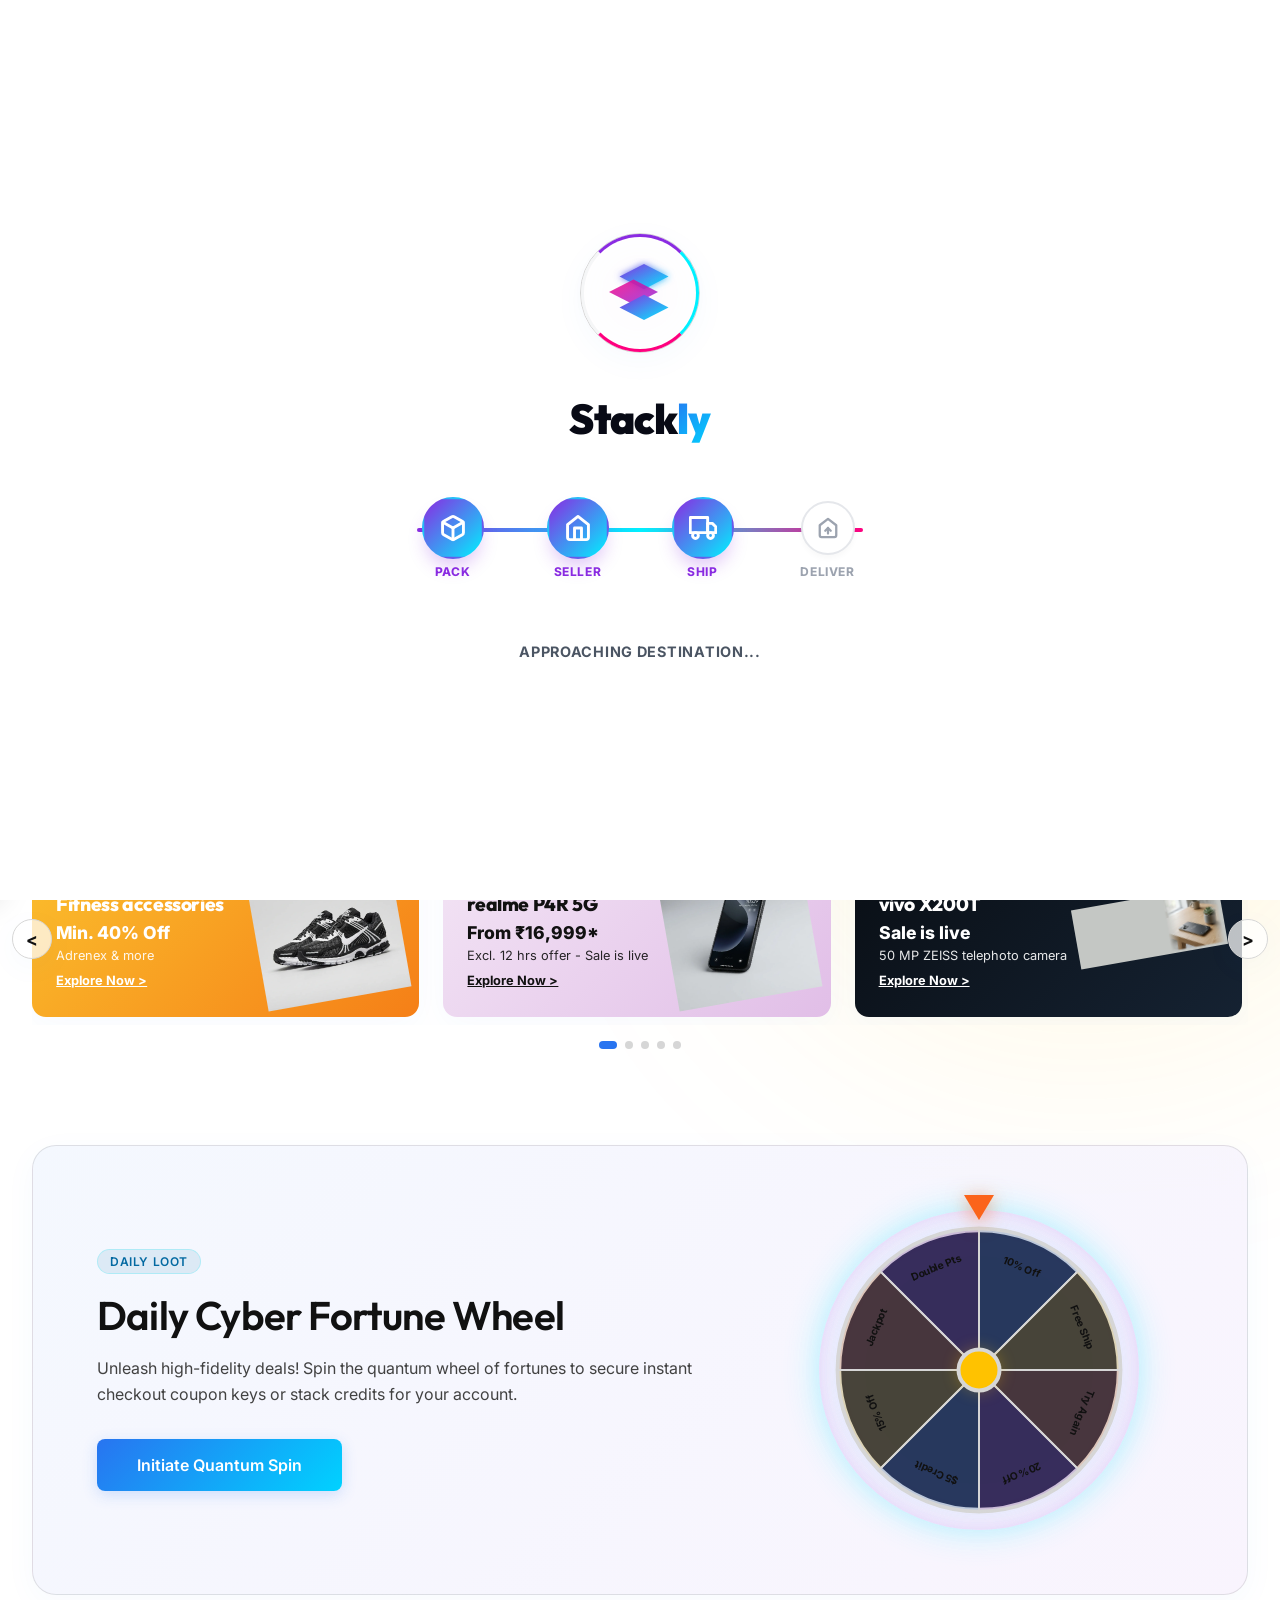
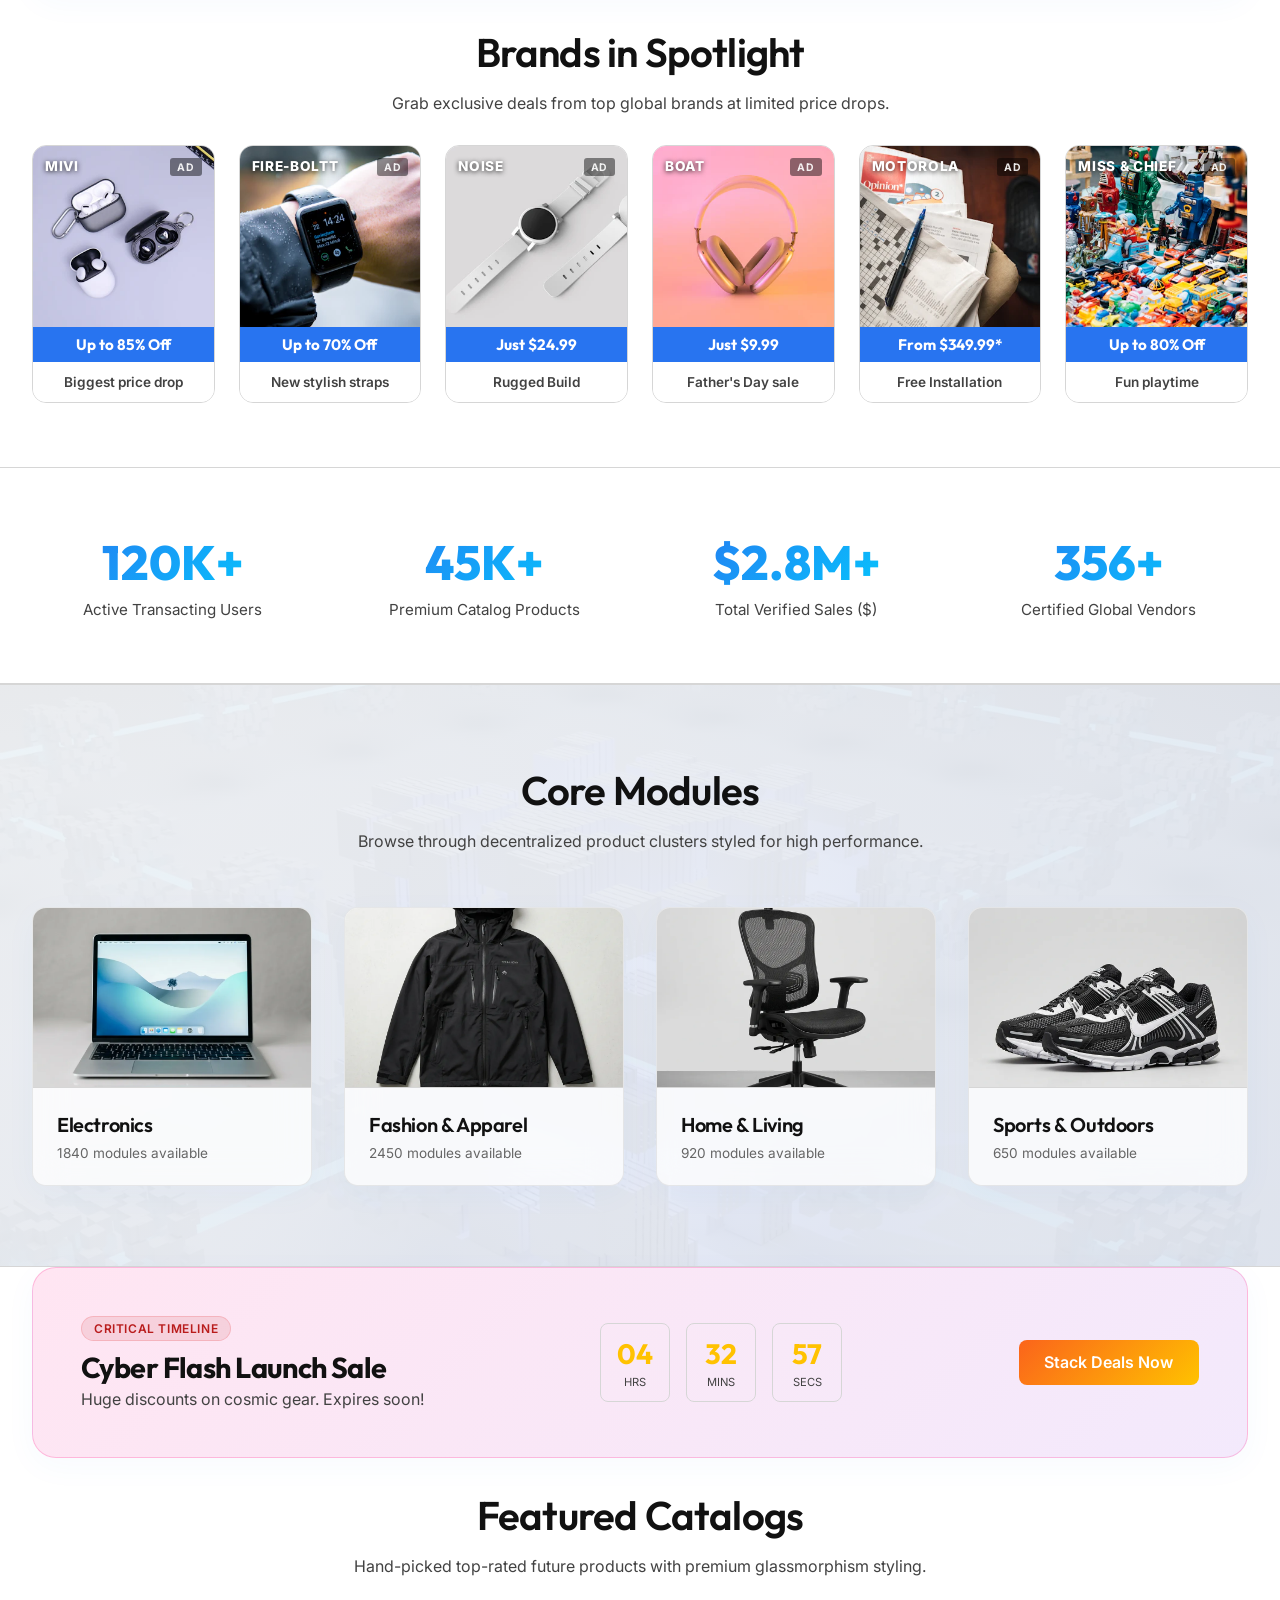
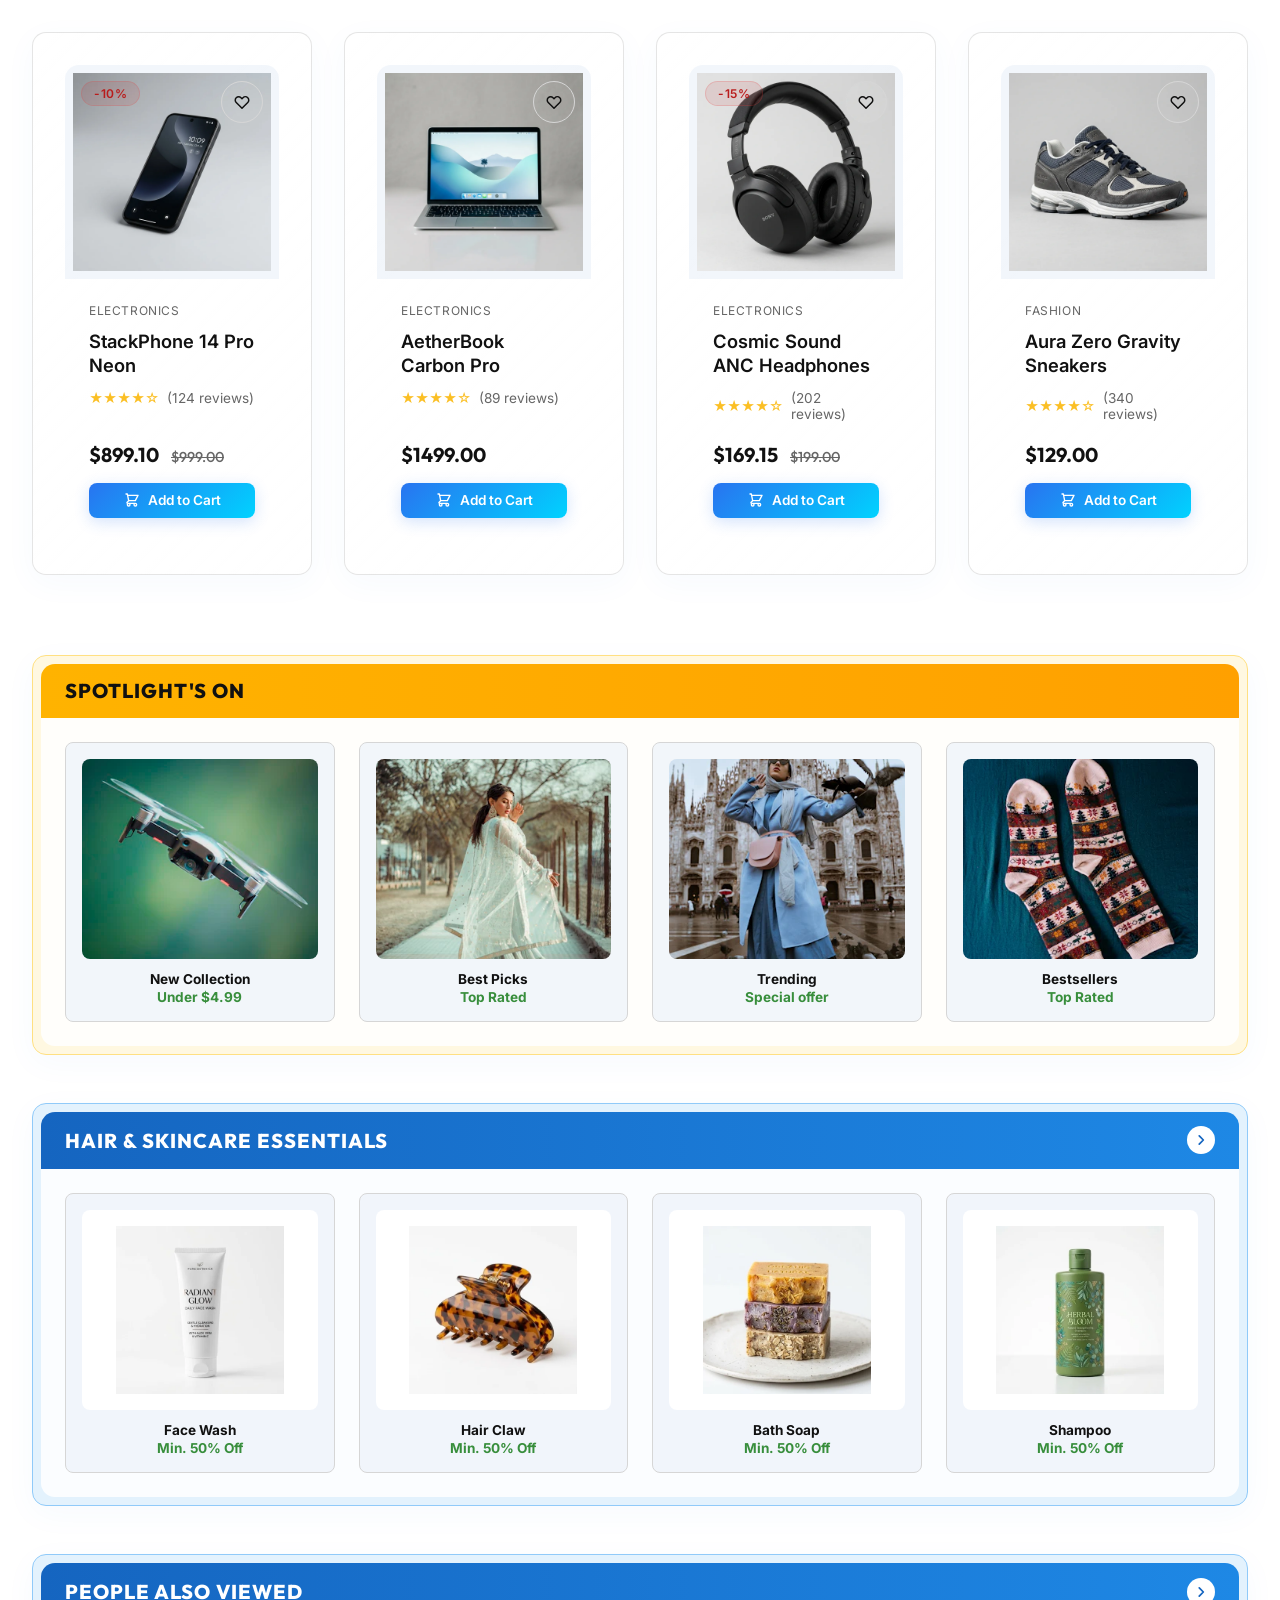
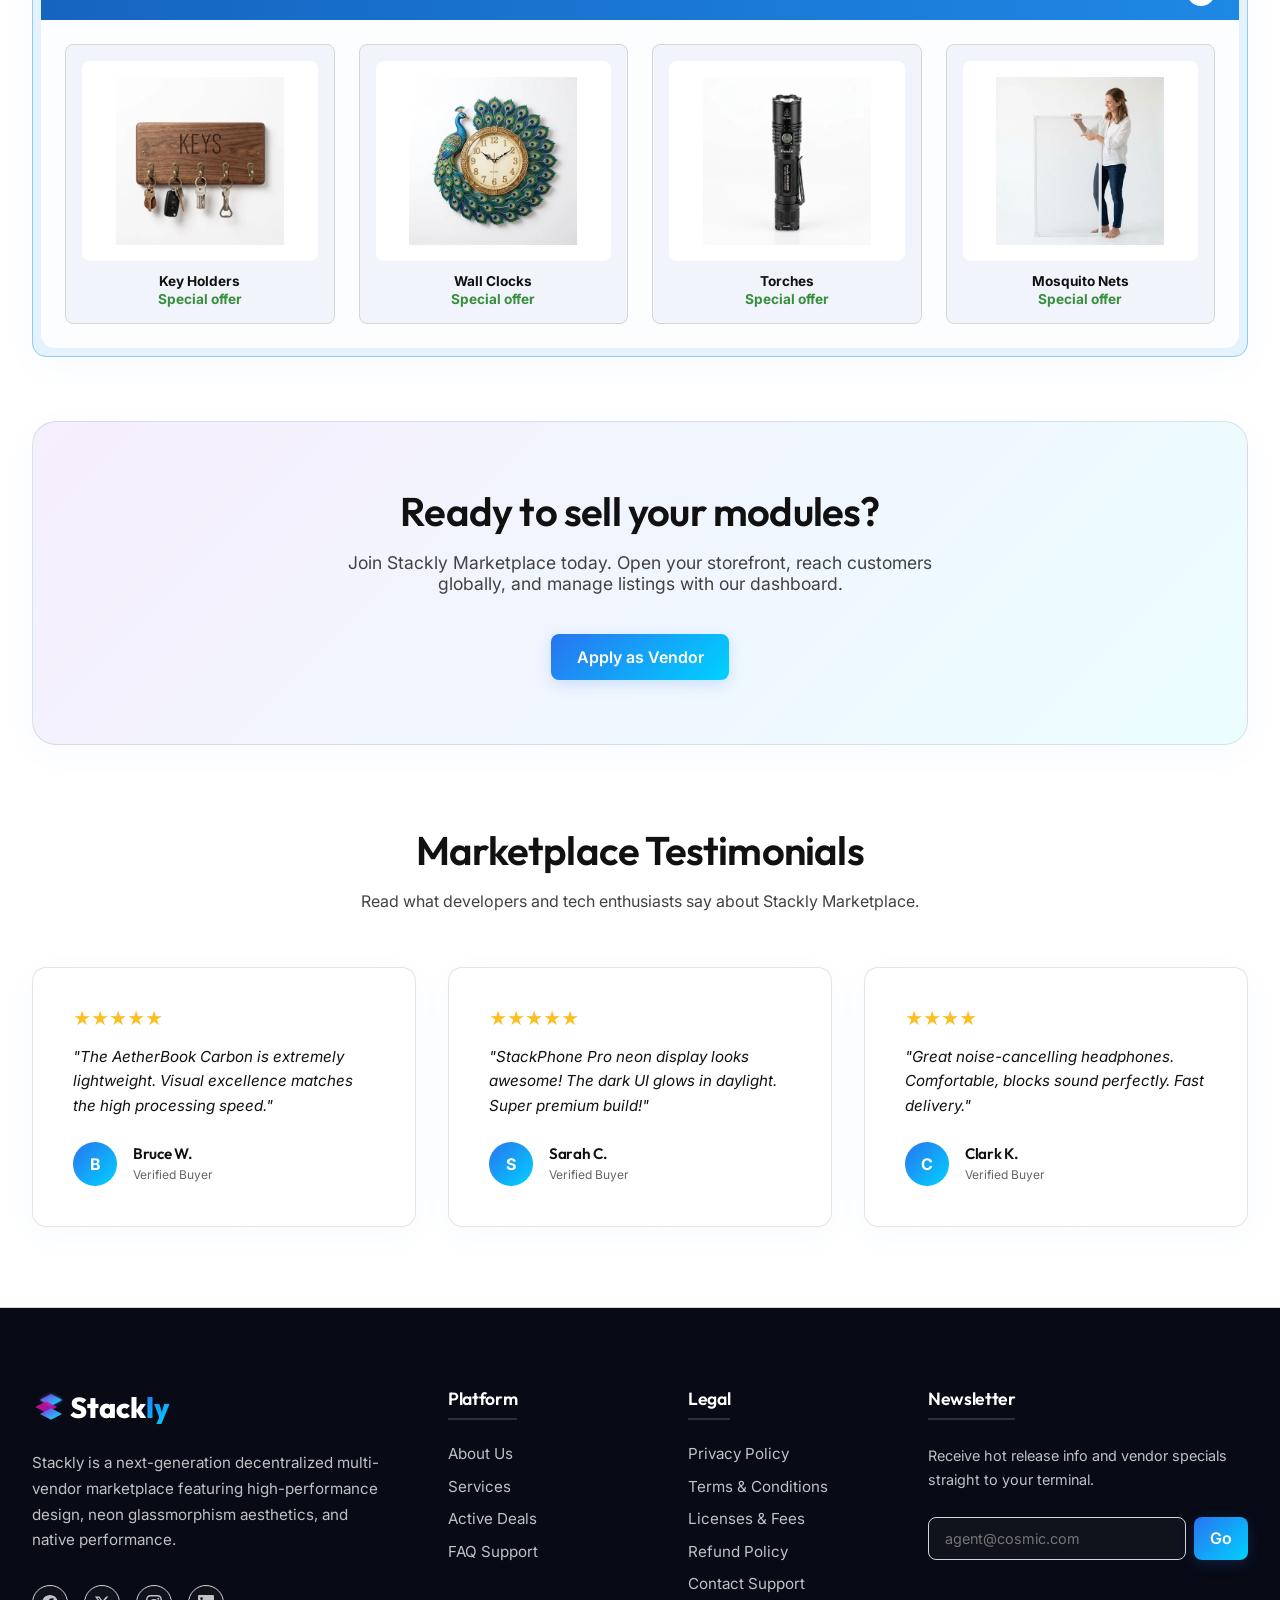
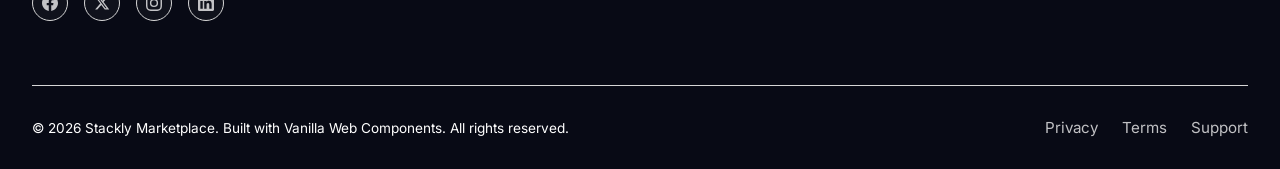
<file: index.html>
<!DOCTYPE html>
<html lang="en" data-theme="light">
<head>
  <meta charset="UTF-8">
  <meta name="viewport" content="width=device-width, initial-scale=1.0">
  <title>Stackly Marketplace - Premium Multi-Vendor E-Commerce</title>
  <meta name="description" content="Welcome to Stackly Marketplace, a futuristic multi-vendor e-commerce platform built with glassmorphism and neon glowing styling.">
  <link rel="stylesheet" href="css/styles.css">
  <link rel="stylesheet" href="css/animations.css">
  <style>
    /* Home Page Category Nav Bar */
    .category-nav-bar {
      background: var(--bg-surface-opaque);
      border-bottom: 1px solid var(--border-color);
      padding: 0.75rem 0;
      border-radius: 0;
      box-shadow: var(--nav-shadow);
      margin-bottom: 1.5rem;
    }
    .category-nav-container {
      display: flex;
      justify-content: space-around;
      align-items: center;
      gap: 1.5rem;
      overflow-x: auto;
      white-space: nowrap;
    }
    .category-nav-container::-webkit-scrollbar {
      display: none;
    }
    .category-nav-item {
      display: flex;
      flex-direction: column;
      align-items: center;
      gap: 0.35rem;
      cursor: pointer;
      min-width: 80px;
      transition: transform var(--transition-fast);
    }
    .category-nav-item:hover {
      transform: translateY(-2px);
    }
    .category-nav-item:hover .category-nav-text {
      color: var(--primary);
    }
    .category-nav-icon {
      width: 60px;
      height: 60px;
      border-radius: 50%;
      border: 1px solid var(--border-color);
      display: flex;
      align-items: center;
      justify-content: center;
      overflow: hidden;
      transition: transform var(--transition-fast), border-color var(--transition-fast), box-shadow var(--transition-fast);
      box-shadow: 0 3px 8px rgba(0,0,0,0.06);
      padding: 12px;
    }
    
    /* Specific Category Gradients & SVG Colors (Light Mode) */
    .category-nav-icon.for-you {
      background: linear-gradient(135deg, #e3f2fd 0%, #bbdefb 100%);
    }
    .category-nav-icon.for-you svg { color: #0d47a1; }
    
    .category-nav-icon.fashion {
      background: linear-gradient(135deg, #f3e5f5 0%, #e1bee7 100%);
    }
    .category-nav-icon.fashion svg { color: #7b1fa2; }
    
    .category-nav-icon.mobiles {
      background: linear-gradient(135deg, #e8eaf6 0%, #c5cae9 100%);
    }
    .category-nav-icon.mobiles svg { color: #303f9f; }
    
    .category-nav-icon.beauty {
      background: linear-gradient(135deg, #fce4ec 0%, #f8bbd0 100%);
    }
    .category-nav-icon.beauty svg { color: #c2185b; }
    
    .category-nav-icon.electronics {
      background: linear-gradient(135deg, #e0f2f1 0%, #b2dfdb 100%);
    }
    .category-nav-icon.electronics svg { color: #00796b; }
    
    .category-nav-icon.home {
      background: linear-gradient(135deg, #efe8e0 0%, #dfd5c6 100%);
    }
    .category-nav-icon.home svg { color: #5d4037; }
    
    .category-nav-icon.sports {
      background: linear-gradient(135deg, #fff3e0 0%, #ffe0b2 100%);
    }
    .category-nav-icon.sports svg { color: #e65100; }
    
    .category-nav-icon.books {
      background: linear-gradient(135deg, #efebe9 0%, #d7ccc8 100%);
    }
    .category-nav-icon.books svg { color: #4e342e; }
    
    .category-nav-icon.furniture {
      background: linear-gradient(135deg, #f1f8e9 0%, #dcedc8 100%);
    }
    .category-nav-icon.furniture svg { color: #33691e; }

    /* Specific Category Gradients & SVG Colors (Dark Mode Overrides) */
    [data-theme="dark"] .category-nav-icon.for-you {
      background: linear-gradient(135deg, #0d47a1 0%, #1a237e 100%);
      border-color: rgba(128, 216, 255, 0.2);
    }
    [data-theme="dark"] .category-nav-icon.for-you svg { color: #80d8ff; }
    
    [data-theme="dark"] .category-nav-icon.fashion {
      background: linear-gradient(135deg, #4a148c 0%, #311b92 100%);
      border-color: rgba(234, 128, 252, 0.2);
    }
    [data-theme="dark"] .category-nav-icon.fashion svg { color: #ea80fc; }
    
    [data-theme="dark"] .category-nav-icon.mobiles {
      background: linear-gradient(135deg, #1a237e 0%, #0d47a1 100%);
      border-color: rgba(140, 158, 255, 0.2);
    }
    [data-theme="dark"] .category-nav-icon.mobiles svg { color: #8c9eff; }
    
    [data-theme="dark"] .category-nav-icon.beauty {
      background: linear-gradient(135deg, #880e4f 0%, #4a148c 100%);
      border-color: rgba(255, 128, 171, 0.2);
    }
    [data-theme="dark"] .category-nav-icon.beauty svg { color: #ff80ab; }
    
    [data-theme="dark"] .category-nav-icon.electronics {
      background: linear-gradient(135deg, #006064 0%, #004d40 100%);
      border-color: rgba(132, 255, 255, 0.2);
    }
    [data-theme="dark"] .category-nav-icon.electronics svg { color: #84ffff; }
    
    [data-theme="dark"] .category-nav-icon.home {
      background: linear-gradient(135deg, #3d271d 0%, #20130d 100%);
      border-color: rgba(255, 204, 128, 0.2);
    }
    [data-theme="dark"] .category-nav-icon.home svg { color: #ffcc80; }
    
    [data-theme="dark"] .category-nav-icon.sports {
      background: linear-gradient(135deg, #e65100 0%, #bf360c 100%);
      border-color: rgba(255, 209, 128, 0.2);
    }
    [data-theme="dark"] .category-nav-icon.sports svg { color: #ffd180; }
    
    [data-theme="dark"] .category-nav-icon.books {
      background: linear-gradient(135deg, #4e342e 0%, #3e2723 100%);
      border-color: rgba(215, 204, 200, 0.2);
    }
    [data-theme="dark"] .category-nav-icon.books svg { color: #d7ccc8; }
    
    [data-theme="dark"] .category-nav-icon.furniture {
      background: linear-gradient(135deg, #1b5e20 0%, #33691e 100%);
      border-color: rgba(204, 255, 144, 0.2);
    }
    [data-theme="dark"] .category-nav-icon.furniture svg { color: #ccff90; }

    .category-nav-icon img {
      width: 100%;
      height: 100%;
      object-fit: contain;
    }
    .category-nav-item:hover .category-nav-icon {
      transform: scale(1.1);
      border-color: var(--primary);
      box-shadow: 0 5px 15px rgba(40, 116, 240, 0.25);
    }
    .category-nav-text {
      font-size: 0.85rem;
      font-weight: 600;
      color: var(--text-primary);
    }

    /* Home Page Hero Section */
    .hero-section {
      padding: 0.5rem 0 1.5rem 0;
      position: relative;
      overflow: hidden;
    }

    /* Hero Carousel Styles */
    .hero-carousel-container {
      position: relative;
      width: 100%;
      height: 480px; /* Original 480px height for premium showcase */
      border-radius: var(--radius-md);
      overflow: hidden;
      border: 1px solid var(--border-color);
      background: var(--bg-surface-opaque);
      box-shadow: var(--card-shadow);
      transition: background var(--transition-normal);
    }
    .hero-carousel-track {
      display: flex;
      width: 500%; /* 5 slides */
      height: 100%;
      transition: transform 0.5s ease-in-out;
    }
    .hero-carousel-slide {
      width: 20%;
      height: 100%;
      display: flex;
      flex-direction: column;
      justify-content: center;
      align-items: flex-start;
      gap: 1.25rem; /* Spacing between stacked elements */
      padding: 2rem 5rem; /* Adjusted padding to accommodate stacked layout */
      position: relative;
      overflow: hidden;
      background-repeat: no-repeat;
      background-size: contain;
      background-position: 92% center; /* Position background product image on the right side */
      transition: transform 0.5s ease;
    }
    
    /* Dark visual gradient shield on the left to make white text highly visible on any background */
    .hero-carousel-slide::after {
      content: '';
      position: absolute;
      inset: 0;
      background: linear-gradient(90deg, rgba(8, 10, 18, 0.85) 0%, rgba(8, 10, 18, 0.4) 50%, rgba(0, 0, 0, 0) 100%);
      z-index: 1;
      pointer-events: none;
    }

    .carousel-slide-left-container {
      position: relative;
      width: 100%;
      max-width: 480px;
      height: 335px; /* height to contain absolute children comfortably */
      perspective: 1000px;
      z-index: 5;
    }

    .carousel-slide-content {
      position: absolute;
      top: 0;
      left: 0;
      width: 100%;
      height: 100%;
      box-sizing: border-box;
      text-align: left;
      display: flex;
      flex-direction: column;
      gap: 0.5rem;
      align-items: flex-start;
      justify-content: center;
      z-index: 5;
      background: rgba(8, 10, 20, 0.65) !important; /* Premium dark semi-transparent glass panel background */
      backdrop-filter: blur(14px);
      -webkit-backdrop-filter: blur(14px);
      padding: 1.5rem;
      border-radius: var(--radius-md);
      border: 1px solid rgba(255, 255, 255, 0.1);
      box-shadow: 0 15px 35px rgba(0, 0, 0, 0.35);
      opacity: 0;
      transform: translate3d(0, 30px, -50px) scale(0.95);
      pointer-events: none;
    }
    .carousel-slide-title {
      font-size: 2.2rem;
      font-weight: 800;
      font-family: var(--font-title);
      color: #ffffff !important;
      line-height: 1.15;
      text-shadow: 0 2px 10px rgba(0, 0, 0, 0.5);
    }
    .carousel-slide-desc {
      font-size: 0.95rem;
      color: rgba(255, 255, 255, 0.85) !important;
      line-height: 1.5;
      text-shadow: 0 1px 5px rgba(0, 0, 0, 0.3);
    }

    /* Product Specs Infographic Styles (Right Column) */
    .carousel-slide-visual-column {
      flex: 0.9;
      display: flex;
      flex-direction: column;
      align-items: center;
      gap: 1.5rem;
      height: 100%;
      justify-content: center;
      z-index: 5;
      position: relative;
    }
    @keyframes pulseGlow {
      0% { box-shadow: 0 15px 35px rgba(0, 0, 0, 0.4), 0 0 0px rgba(0, 240, 255, 0); }
      50% { box-shadow: 0 15px 45px rgba(0, 0, 0, 0.5), 0 0 20px rgba(0, 240, 255, 0.35); border-color: rgba(0, 240, 255, 0.35); }
      100% { box-shadow: 0 15px 35px rgba(0, 0, 0, 0.4), 0 0 0px rgba(0, 240, 255, 0); }
    }

    .carousel-slide-specs-panel {
      position: absolute;
      top: 0;
      left: 0;
      width: 100%;
      height: 100%;
      box-sizing: border-box;
      display: flex;
      flex-direction: column;
      justify-content: center;
      background: rgba(8, 10, 20, 0.45) !important; /* Semi-transparent premium glass background to show the background image */
      border: 1px solid rgba(255, 255, 255, 0.15);
      border-radius: var(--radius-md);
      padding: 1.25rem 1.5rem;
      max-width: 480px; /* Matched specs card for layout alignment */
      backdrop-filter: blur(16px);
      -webkit-backdrop-filter: blur(16px);
      box-shadow: 0 15px 35px rgba(0, 0, 0, 0.4);
      
      /* Slide-up active visual animation initialization */
      opacity: 0;
      transform: translate3d(20px, 20px, -60px) scale(0.88);
      pointer-events: none;
    }
    .carousel-slide-specs-panel:hover {
      border-color: var(--secondary) !important;
    }
    .specs-panel-title {
      display: block;
      font-size: 0.9rem;
      font-weight: 800;
      color: var(--secondary);
      letter-spacing: 0.15em;
      margin-bottom: 0.85rem;
      border-bottom: 1px solid rgba(255, 255, 255, 0.15);
      padding-bottom: 0.45rem;
      text-transform: uppercase;
    }
    .specs-grid {
      display: grid;
      grid-template-columns: 1fr 1fr;
      gap: 0.75rem 1rem; /* Compact grid layout */
    }
    .spec-item {
      display: flex;
      flex-direction: column;
      gap: 0.25rem;
      padding: 0.5rem 0.75rem;
      background: rgba(255, 255, 255, 0.03);
      border: 1px solid rgba(255, 255, 255, 0.06);
      border-radius: var(--radius-sm);
      transition: all 0.4s cubic-bezier(0.16, 1, 0.3, 1);
      
      /* Individual item slide-in stagger initialization */
      opacity: 0;
      transform: translateX(30px) scale(0.9);
    }
    .spec-item:hover {
      background: rgba(255, 255, 255, 0.07);
      border-color: var(--primary);
      transform: translateY(-3px) scale(1.03);
      box-shadow: 0 8px 20px rgba(0, 240, 255, 0.15);
    }
    .hero-carousel-slide.active .spec-item {
      opacity: 1;
      transform: translateX(0) scale(1);
    }
    .hero-carousel-slide.active .spec-item:nth-child(1) { transition-delay: 1.1s; }
    .hero-carousel-slide.active .spec-item:nth-child(2) { transition-delay: 1.2s; }
    .hero-carousel-slide.active .spec-item:nth-child(3) { transition-delay: 1.3s; }
    .hero-carousel-slide.active .spec-item:nth-child(4) { transition-delay: 1.4s; }
 
    .spec-label {
      font-size: 0.75rem;
      color: rgba(255, 255, 255, 0.6);
      text-transform: uppercase;
      font-weight: 700;
      letter-spacing: 0.05em;
    }
    .spec-value {
      font-size: 0.95rem;
      color: #ffffff;
      font-weight: 600;
    }

    .carousel-control-btn {
      position: absolute;
      top: 50%;
      transform: translateY(-50%);
      background: rgba(255, 255, 255, 0.4);
      border: 1px solid var(--border-color);
      color: #111111;
      width: 44px;
      height: 44px;
      border-radius: 50%;
      display: flex;
      align-items: center;
      justify-content: center;
      cursor: pointer;
      z-index: 15;
      font-weight: bold;
      transition: all var(--transition-fast);
      box-shadow: 0 4px 10px rgba(0,0,0,0.1);
    }
    [data-theme="dark"] .carousel-control-btn {
      background: rgba(21, 26, 48, 0.6);
      color: #ffffff;
    }
    .carousel-control-btn:hover {
      background: var(--primary);
      color: #ffffff;
      border-color: var(--primary);
    }
    .carousel-control-btn.prev { left: 1.5rem; }
    .carousel-control-btn.next { right: 1.5rem; }

    .carousel-dots {
      position: absolute;
      bottom: 1rem;
      display: flex;
      gap: 0.5rem;
      z-index: 15;
    }
    .carousel-dot {
      width: 8px;
      height: 8px;
      border-radius: 50%;
      background: rgba(0,0,0,0.2);
      cursor: pointer;
      transition: all var(--transition-fast);
    }
    [data-theme="dark"] .carousel-dot {
      background: rgba(255,255,255,0.2);
    }
    .carousel-dot.active {
      width: 24px;
      border-radius: 4px;
      background: var(--primary);
    }

    /* Epic Countdown Ticker Bar */
    .epic-sale-bar {
      background: #e3f2fd;
      border-top: 1px solid #bbdefb;
      border-bottom: 1px solid #bbdefb;
      padding: 0.75rem 0;
      margin-bottom: 2rem;
      font-family: var(--font-title);
    }
    [data-theme="dark"] .epic-sale-bar {
      background: rgba(0, 240, 255, 0.04);
      border-color: rgba(0, 240, 255, 0.12);
    }
    .epic-sale-container {
      display: flex;
      justify-content: center;
      align-items: center;
      gap: 1.5rem;
      flex-wrap: wrap;
    }
    .epic-sale-title {
      font-size: 1.25rem;
      font-weight: 700;
      color: #0d47a1;
      letter-spacing: -0.01em;
    }
    [data-theme="dark"] .epic-sale-title {
      color: #00f0ff;
    }
    .epic-countdown-clock {
      display: flex;
      align-items: center;
      gap: 0.5rem;
    }
    .clock-segment {
      background: #0d47a1;
      color: #ffffff;
      padding: 0.3rem 0.6rem;
      border-radius: 6px;
      font-weight: 800;
      font-size: 1.1rem;
      min-width: 42px;
      text-align: center;
      box-shadow: 0 2px 5px rgba(0,0,0,0.1);
    }
    [data-theme="dark"] .clock-segment {
      background: var(--primary);
    }
    .clock-colon {
      font-weight: 800;
      color: #0d47a1;
      font-size: 1.1rem;
    }
    [data-theme="dark"] .clock-colon {
      color: #00f0ff;
    }

    /* Promo Ad Banner Grid (Flipkart Style) */
    .promo-banner-grid {
      margin-bottom: 3.5rem;
    }
    .promo-ad-card {
      display: flex;
      flex-direction: row;
      justify-content: space-between;
      align-items: center;
      padding: 1.75rem !important;
      cursor: pointer;
      overflow: hidden;
      border-radius: var(--radius-md);
      transition: transform var(--transition-normal), border-color var(--transition-normal);
      border: 1px solid var(--border-color);
    }
    .promo-ad-card:hover {
      transform: translateY(-4px);
      border-color: var(--primary);
    }
    .promo-ad-card.ad-1 { background: linear-gradient(135deg, #e3f2fd 0%, #bbdefb 100%); }
    .promo-ad-card.ad-2 { background: linear-gradient(135deg, #e8f5e9 0%, #c8e6c9 100%); }
    .promo-ad-card.ad-3 { background: linear-gradient(135deg, #fff3e0 0%, #ffe0b2 100%); }

    [data-theme="dark"] .promo-ad-card.ad-1 { background: linear-gradient(135deg, #101e2b 0%, #152c3f 100%); }
    [data-theme="dark"] .promo-ad-card.ad-2 { background: linear-gradient(135deg, #10261c 0%, #163a28 100%); }
    [data-theme="dark"] .promo-ad-card.ad-3 { background: linear-gradient(135deg, #2d1c10 0%, #3e2615 100%); }

    .ad-content {
      flex: 1.3;
      display: flex;
      flex-direction: column;
      gap: 0.35rem;
      text-align: left;
    }
    .ad-badge {
      font-size: 0.7rem;
      font-weight: 700;
      color: #0d47a1;
      text-transform: uppercase;
      letter-spacing: 0.05em;
    }
    [data-theme="dark"] .ad-badge { color: #00f0ff; }
    .promo-ad-card h3 {
      font-size: 1.25rem;
      font-weight: 700;
      color: var(--text-primary);
    }
    .promo-ad-card p {
      font-size: 0.85rem;
      color: var(--text-secondary);
    }
    .ad-link {
      font-size: 0.85rem;
      font-weight: 700;
      color: var(--primary);
      margin-top: 0.5rem;
    }
    .ad-image-box {
      flex: 0.7;
      display: flex;
      justify-content: center;
      align-items: center;
    }
    .ad-img {
      max-height: 95px;
      object-fit: contain;
      transition: transform var(--transition-normal);
    }
    .promo-ad-card:hover .ad-img {
      transform: scale(1.1);
    }

    /* Categories Section with Background Image & Parallax */
    .categories-section {
      position: relative;
      background: linear-gradient(135deg, rgba(245, 247, 250, 0.92) 0%, rgba(230, 235, 245, 0.92) 100%), url('assets/modules_bg.webp') no-repeat center center;
      background-size: cover;
      background-attachment: fixed;
      border-top: 1px solid var(--border-color);
      border-bottom: 1px solid var(--border-color);
      padding: 5rem 0;
      overflow: hidden;
      transition: background var(--transition-normal);
    }
    
    [data-theme="dark"] .categories-section {
      background: linear-gradient(135deg, rgba(8, 10, 20, 0.94) 0%, rgba(15, 20, 35, 0.94) 100%), url('assets/modules_bg.webp') no-repeat center center;
    }
    
    /* Category Cards styling with WebP images */
    .cat-card {
      padding: 0 !important;
      overflow: hidden;
      cursor: pointer;
      display: flex;
      flex-direction: column;
      height: 100%;
      border-radius: var(--radius-md);
      transition: transform 0.4s cubic-bezier(0.16, 1, 0.3, 1), border-color 0.4s ease, box-shadow 0.4s ease;
      background: rgba(255, 255, 255, 0.75) !important;
      border: 1px solid rgba(0, 0, 0, 0.08) !important;
    }
    [data-theme="dark"] .cat-card {
      background: rgba(10, 15, 30, 0.55) !important;
      border: 1px solid rgba(255, 255, 255, 0.1) !important;
    }
    .cat-card:hover {
      transform: translateY(-8px) scale(1.02);
      border-color: var(--primary);
      box-shadow: 0 20px 40px rgba(0, 240, 255, 0.15);
    }
    .cat-image-wrapper {
      width: 100%;
      height: 180px;
      overflow: hidden;
      position: relative;
      background: var(--bg-surface-alt);
      border-bottom: 1px solid var(--border-color);
    }
    .cat-card-img {
      width: 100%;
      height: 100%;
      object-fit: cover;
      transition: transform 0.6s cubic-bezier(0.16, 1, 0.3, 1);
    }
    .cat-card:hover .cat-card-img {
      transform: scale(1.1) rotate(1deg);
    }
    .cat-card-details {
      padding: 1.5rem;
      text-align: left;
      display: flex;
      flex-direction: column;
      gap: 0.25rem;
    }

    /* Product Cards */
    .product-grid {
      display: grid;
      grid-template-columns: repeat(auto-fill, minmax(280px, 1fr));
      gap: 2rem;
    }
    .product-card {
      display: flex;
      flex-direction: column;
      height: 100%;
    }
    .product-img-wrapper {
      position: relative;
      aspect-ratio: 1;
      border-radius: var(--radius-md) var(--radius-md) 0 0;
      overflow: hidden;
      background: var(--bg-surface-alt);
      display: flex;
      align-items: center;
      justify-content: center;
      padding: 0.5rem; /* Reduced padding to make image larger */
    }
    .product-img {
      max-width: 100%;
      max-height: 100%;
      object-fit: contain; /* Contain view for compact product grid */
      transition: transform var(--transition-normal);
    }
    .product-card:hover .product-img {
      transform: scale(1.08);
    }
    .product-discount-badge {
      position: absolute;
      top: 1rem;
      left: 1rem;
      z-index: 5;
    }
    .product-wishlist-btn {
      position: absolute;
      top: 1rem;
      right: 1rem;
      z-index: 5;
    }
    .product-details {
      padding: 1.5rem;
      display: flex;
      flex-direction: column;
      flex-grow: 1;
      gap: 0.75rem;
    }
    .product-category {
      font-size: 0.75rem;
      color: var(--text-muted);
      text-transform: uppercase;
      letter-spacing: 0.05em;
    }
    .product-name {
      font-size: 1.15rem;
      font-weight: 600;
      line-height: 1.3;
      height: auto;
      overflow: visible;
      display: block;
    }
    .product-rating {
      display: flex;
      align-items: center;
      gap: 0.25rem;
      font-size: 0.85rem;
      color: #fbbf24;
    }
    .product-rating span {
      color: var(--text-muted);
      margin-left: 0.25rem;
    }
    .product-footer {
      display: flex;
      flex-direction: column;
      align-items: stretch;
      gap: 0.5rem;
      margin-top: auto;
      padding-top: 0.5rem;
    }
    .product-price {
      font-size: 1.25rem;
      font-weight: 700;
      font-family: var(--font-title);
    }
    .product-price del {
      font-size: 0.9rem;
      color: var(--text-muted);
      font-weight: 500;
      margin-left: 0.5rem;
    }

    /* Flash Sales */
    .flash-sale-banner {
      background: linear-gradient(135deg, rgba(255, 0, 127, 0.1) 0%, rgba(138, 43, 226, 0.1) 100%), var(--bg-surface);
      border-color: rgba(255, 0, 127, 0.2);
      padding: 3rem;
      border-radius: var(--radius-lg);
      display: flex;
      justify-content: space-between;
      align-items: center;
      gap: 2rem;
      margin-bottom: 2rem; /* Reduced space between this and section below */
    }
    .ticker-container {
      display: flex;
      gap: 1rem;
    }
    .ticker-item {
      background: rgba(255, 255, 255, 0.03);
      border: 1px solid var(--border-color);
      padding: 0.75rem 1rem;
      border-radius: var(--radius-sm);
      min-width: 70px;
      text-align: center;
    }
    .ticker-value {
      font-size: 1.75rem;
      font-weight: 700;
      font-family: var(--font-title);
      color: var(--secondary);
    }
    .ticker-label {
      font-size: 0.7rem;
      text-transform: uppercase;
      color: var(--text-secondary);
      margin-top: 0.25rem;
    }

    /* Stats Counter Styling */
    .counter-section {
      background: var(--bg-surface-opaque);
      border-top: 1px solid var(--border-color);
      border-bottom: 1px solid var(--border-color);
      padding: 4rem 0;
    }
    .counter-grid {
      display: grid;
      grid-template-columns: repeat(4, 1fr);
      gap: 2rem;
      text-align: center;
    }
    .counter-number {
      font-size: 3rem;
      font-weight: 800;
      font-family: var(--font-title);
      background: var(--primary-gradient);
      -webkit-background-clip: text;
      -webkit-text-fill-color: transparent;
      margin-bottom: 0.5rem;
    }
    .counter-label {
      font-size: 0.95rem;
      color: var(--text-secondary);
    }

    /* Reviews testimonials card */
    .review-card {
      padding: 2.5rem;
    }
    .review-user {
      display: flex;
      align-items: center;
      gap: 1rem;
      margin-top: 1.5rem;
    }
    .review-avatar {
      width: 44px;
      height: 44px;
      border-radius: 50%;
      background: var(--primary-gradient);
      display: flex;
      align-items: center;
      justify-content: center;
      font-weight: bold;
      color: white;
    }

    /* Vendor Spotlights */
    .vendor-card {
      display: flex;
      flex-direction: column;
      align-items: center;
      text-align: center;
      padding: 2.5rem 2rem;
    }
    .vendor-logo-box {
      width: 80px;
      height: 80px;
      border-radius: 50%;
      background: var(--primary-gradient);
      display: flex;
      align-items: center;
      justify-content: center;
      font-size: 2.2rem;
      font-weight: 800;
      color: #ffffff;
      box-shadow: 0 5px 20px var(--primary-glow);
      margin-bottom: 1.5rem;
    }

    @media (max-width: 992px) {
      .hero-grid {
        grid-template-columns: 1fr;
        text-align: center;
      }
      .hero-actions {
        justify-content: center;
      }
      .hero-art {
        order: -1;
      }
      .flash-sale-banner {
        flex-direction: column;
        text-align: center;
      }
      .counter-grid {
        grid-template-columns: repeat(2, 1fr);
      }
    }
    @media (max-width: 640px) {
      .hero-content h1 {
        font-size: 2.75rem;
      }
      .counter-grid {
        grid-template-columns: 1fr;
      }
    }

    /* Modern Cinematic Carousel Animations */
    .hero-carousel-slide {
      transition: opacity 0.8s ease-in-out;
    }

    /* 3D Depth Card Swap Animations */
    @keyframes contentCardFlip {
      0% {
        opacity: 0;
        transform: translate3d(0, 30px, -50px) scale(0.95);
        z-index: 10;
        pointer-events: auto;
      }
      8%, 46% {
        opacity: 1;
        transform: translate3d(0, 0, 0) scale(1);
        z-index: 10;
        pointer-events: auto;
      }
      50%, 95% {
        opacity: 0.35;
        transform: translate3d(20px, -20px, -50px) scale(0.88);
        z-index: 5;
        pointer-events: none;
      }
      100% {
        opacity: 0;
        transform: translate3d(0, -30px, -100px) scale(0.85);
        z-index: 5;
        pointer-events: none;
      }
    }

    @keyframes specsCardFlip {
      0%, 46% {
        opacity: 0.35;
        transform: translate3d(20px, 20px, -50px) scale(0.88);
        z-index: 5;
        pointer-events: none;
      }
      50%, 95% {
        opacity: 1;
        transform: translate3d(0, 0, 0) scale(1);
        z-index: 10;
        pointer-events: auto;
      }
      100% {
        opacity: 0;
        transform: translate3d(0, 0, 0) scale(0.95);
        z-index: 10;
        pointer-events: none;
      }
    }

    .hero-carousel-slide.active .carousel-slide-content {
      animation: contentCardFlip 2s forwards cubic-bezier(0.16, 1, 0.3, 1);
    }

    .hero-carousel-slide.active .carousel-slide-specs-panel {
      animation: specsCardFlip 2s forwards cubic-bezier(0.16, 1, 0.3, 1);
    }

    /* Ensure subelements are visible within the animated parent card */
    .hero-carousel-slide .carousel-slide-title,
    .hero-carousel-slide .carousel-slide-desc,
    .hero-carousel-slide .carousel-slide-content .btn,
    .hero-carousel-slide .carousel-slide-content .badge,
    .hero-carousel-slide .carousel-slide-content > div {
      opacity: 1;
      transform: none;
      transition: none;
    }

    .hero-carousel-slide.active .carousel-slide-img {
      opacity: 1;
      transform: translateX(0) scale(1) rotate(0deg);
      transition-delay: 0.3s;
      filter: drop-shadow(0 15px 35px rgba(0,0,0,0.15));
    }
    [data-theme="dark"] .hero-carousel-slide.active .carousel-slide-img {
      filter: drop-shadow(0 0 25px rgba(0, 240, 255, 0.35));
    }
    
    /* Ad Banners Interactive Effects */
    .promo-ad-card {
      transition: transform 0.4s cubic-bezier(0.16, 1, 0.3, 1), border-color 0.4s ease, box-shadow 0.4s ease;
    }
    .promo-ad-card:hover {
      transform: translateY(-6px) scale(1.02);
      box-shadow: 0 15px 35px rgba(40, 116, 240, 0.12);
      border-color: var(--primary);
    }
    [data-theme="dark"] .promo-ad-card:hover {
      box-shadow: 0 15px 35px rgba(0, 240, 255, 0.12);
      border-color: var(--secondary);
    }
    .promo-ad-card .ad-link {
      display: inline-block;
      transition: transform var(--transition-fast);
    }
    .promo-ad-card:hover .ad-link {
      transform: translateX(4px);
    }
    
    /* Product Cards Glow and Hover */
    .product-card {
      transition: transform 0.4s cubic-bezier(0.16, 1, 0.3, 1), border-color 0.4s ease, box-shadow 0.4s ease;
    }
    .product-card:hover {
      transform: translateY(-6px);
      box-shadow: 0 20px 40px rgba(0, 0, 0, 0.08);
      border-color: var(--primary);
    }
    [data-theme="dark"] .product-card:hover {
      box-shadow: 0 20px 40px rgba(0, 240, 255, 0.1);
      border-color: var(--border-hover);
    }
    .product-card .product-img-wrapper {
      position: relative;
    }
    .product-card .product-img-wrapper::after {
      content: '';
      position: absolute;
      inset: 0;
      background: radial-gradient(circle, rgba(40, 116, 240, 0.08) 0%, transparent 70%);
      opacity: 0;
      transition: opacity var(--transition-normal);
      pointer-events: none;
      z-index: 1;
    }
    .product-card:hover .product-img-wrapper::after {
      opacity: 1;
    }
    [data-theme="dark"] .product-card .product-img-wrapper::after {
      background: radial-gradient(circle, rgba(0, 240, 255, 0.15) 0%, transparent 70%);
    }
    
    /* Glow-border wrapper for modules card */
    .cat-card {
      position: relative;
      transition: all var(--transition-normal);
    }
    .cat-card::before {
      content: '';
      position: absolute;
      inset: 0;
      border-radius: var(--radius-md);
      padding: 1px;
      background: linear-gradient(135deg, transparent, transparent);
      -webkit-mask: linear-gradient(#fff 0 0) content-box, linear-gradient(#fff 0 0);
      -webkit-mask-composite: xor;
      mask-composite: exclude;
      pointer-events: none;
      transition: background 0.3s ease;
    }
    .cat-card:hover::before {
      background: var(--primary-gradient);
    }
    [data-theme="dark"] .cat-card:hover::before {
      background: var(--accent-gradient);
    }
    
    /* Testimonial Cards Animation */
    .review-card {
      transition: transform var(--transition-normal), box-shadow var(--transition-normal);
    }
    .review-card:hover {
      transform: translateY(-4px);
      box-shadow: 0 10px 25px rgba(138, 43, 226, 0.08);
    }
    .review-avatar {
      transition: transform var(--transition-normal);
    }
    .review-card:hover .review-avatar {
      transform: scale(1.1);
    }
    
    /* CTA glass container interactive updates */
    .cta-section .glass-card {
      transition: border-color var(--transition-normal), box-shadow var(--transition-normal);
    }
    .cta-section .glass-card:hover {
      border-color: rgba(0, 240, 255, 0.3);
      box-shadow: 0 20px 50px rgba(0, 240, 255, 0.1), 0 0 20px rgba(138, 43, 226, 0.08);
    }

    /* Reveal animations on scroll */
    .reveal-on-scroll {
      opacity: 0;
      transform: translateY(30px);
      transition: opacity 0.8s cubic-bezier(0.16, 1, 0.3, 1), transform 0.8s cubic-bezier(0.16, 1, 0.3, 1);
    }
    .reveal-on-scroll.active {
      opacity: 1;
      transform: translateY(0);
    }

    /* Brands in Spotlight styling */
    .brands-spotlight-section {
      margin-bottom: 4rem;
    }
    .spotlight-grid {
      display: grid;
      grid-template-columns: repeat(6, 1fr);
      gap: 1.5rem;
    }
    @media (max-width: 1200px) {
      .spotlight-grid {
        grid-template-columns: repeat(3, 1fr);
      }
    }
    @media (max-width: 640px) {
      .spotlight-grid {
        grid-template-columns: 1fr;
      }
    }
    .spotlight-card {
      display: flex;
      flex-direction: column;
      cursor: pointer;
      background: var(--bg-surface-opaque);
      border: 1px solid var(--border-color);
      border-radius: var(--radius-md);
      overflow: hidden;
      transition: transform var(--transition-normal), border-color var(--transition-normal), box-shadow var(--transition-normal);
    }
    .spotlight-card:hover {
      transform: translateY(-5px);
      border-color: var(--primary);
      box-shadow: 0 10px 25px var(--primary-glow);
    }
    .spotlight-img-wrapper {
      position: relative;
      aspect-ratio: 1;
      width: 100%;
      background: var(--bg-surface-alt);
      display: flex;
      align-items: center;
      justify-content: center;
      overflow: hidden;
    }
    .spotlight-img {
      width: 100%;
      height: 100%;
      object-fit: cover;
      transition: transform var(--transition-normal);
    }
    .spotlight-card:hover .spotlight-img {
      transform: scale(1.08);
    }
    .spotlight-ad-badge {
      position: absolute;
      top: 0.75rem;
      right: 0.75rem;
      background: rgba(0, 0, 0, 0.45);
      color: rgba(255, 255, 255, 0.9);
      font-size: 0.65rem;
      font-weight: 700;
      padding: 0.15rem 0.45rem;
      border-radius: 3px;
      letter-spacing: 0.05em;
      z-index: 5;
    }
    .spotlight-brand-logo {
      position: absolute;
      top: 0.75rem;
      left: 0.75rem;
      font-weight: 800;
      font-size: 0.85rem;
      color: #ffffff;
      text-shadow: 0 1px 5px rgba(0,0,0,0.8);
      z-index: 5;
      text-transform: uppercase;
      letter-spacing: 0.05em;
    }
    .spotlight-offer-bar {
      width: 100%;
      background: var(--primary);
      color: #ffffff;
      font-weight: 700;
      font-size: 0.95rem;
      text-align: center;
      padding: 0.5rem 0.25rem;
      font-family: var(--font-title);
      z-index: 2;
    }
    .spotlight-subtext {
      padding: 0.75rem 0.5rem;
      font-size: 0.85rem;
      color: var(--text-secondary);
      font-weight: 600;
      text-align: center;
      background: var(--bg-surface-opaque);
    }

    /* Spotlight & Viewed Section Containers */
    .yellow-showcase-container {
      background: #fff8e1; /* Light yellow background */
      border: 1px solid #ffe082;
      border-radius: var(--radius-md);
      overflow: hidden;
      margin-bottom: 3rem;
      box-shadow: var(--card-shadow);
      padding: 8px;
    }
    [data-theme="dark"] .yellow-showcase-container {
      background: rgba(255, 194, 0, 0.03);
      border-color: rgba(255, 194, 0, 0.15);
    }
    .blue-showcase-container {
      background: #e3f2fd; /* Light blue background */
      border: 1px solid #90caf9;
      border-radius: var(--radius-md);
      overflow: hidden;
      margin-bottom: 3rem;
      box-shadow: var(--card-shadow);
      padding: 8px;
    }
    [data-theme="dark"] .blue-showcase-container {
      background: rgba(37, 99, 235, 0.03);
      border-color: rgba(37, 99, 235, 0.15);
    }
    .blue-showcase-header-bar {
      background: linear-gradient(90deg, #1565c0 0%, #1e88e5 100%);
      color: #ffffff;
      font-weight: 800;
      font-size: 1.25rem;
      padding: 0.9rem 1.5rem;
      font-family: var(--font-title);
      text-transform: uppercase;
      letter-spacing: 0.05em;
      border-radius: var(--radius-md) var(--radius-md) 0 0;
      display: flex;
      justify-content: space-between;
      align-items: center;
    }
    [data-theme="dark"] .blue-showcase-header-bar {
      background: linear-gradient(90deg, #1e88e5 0%, #42a5f5 100%);
    }
    .blue-showcase-header-bar .header-arrow-btn {
      width: 28px;
      height: 28px;
      background: #ffffff;
      border-radius: 50%;
      display: flex;
      align-items: center;
      justify-content: center;
      color: #1565c0;
      text-decoration: none;
      transition: transform var(--transition-normal);
      border: none;
      cursor: pointer;
    }
    .blue-showcase-header-bar .header-arrow-btn:hover {
      transform: scale(1.1);
    }
    .showcase-header-bar {
      background: linear-gradient(90deg, #ffb300 0%, #ffa000 100%);
      color: #111111;
      font-weight: 800;
      font-size: 1.25rem;
      padding: 0.9rem 1.5rem;
      font-family: var(--font-title);
      text-transform: uppercase;
      letter-spacing: 0.05em;
      border-radius: var(--radius-md) var(--radius-md) 0 0;
    }
    [data-theme="dark"] .showcase-header-bar {
      background: linear-gradient(90deg, #ffc200 0%, #ffb300 100%);
    }
    .showcase-cards-box {
      background: var(--bg-surface-opaque);
      border-radius: 0 0 var(--radius-md) var(--radius-md);
      padding: 1.5rem;
      display: grid;
      grid-template-columns: repeat(4, 1fr);
      gap: 1.5rem;
    }
    @media (max-width: 992px) {
      .showcase-cards-box {
        grid-template-columns: repeat(2, 1fr);
      }
    }
    @media (max-width: 500px) {
      .showcase-cards-box {
        grid-template-columns: 1fr;
      }
    }
    .showcase-card {
      display: flex;
      flex-direction: column;
      cursor: pointer;
      background: var(--bg-surface-alt);
      border: 1px solid var(--border-color);
      border-radius: var(--radius-sm);
      overflow: hidden;
      padding: 1rem;
      transition: transform var(--transition-normal), border-color var(--transition-normal);
      text-align: center;
    }
    .showcase-card:hover {
      transform: translateY(-4px);
      border-color: var(--primary);
    }
    .showcase-img-box {
      width: 100%;
      height: 200px;
      display: flex;
      align-items: center;
      justify-content: center;
      margin-bottom: 0.75rem;
      overflow: hidden;
      background: #ffffff;
      border-radius: var(--radius-sm);
    }
    .showcase-img {
      width: 100%;
      height: 100%;
      object-fit: cover;
      transition: transform var(--transition-normal);
    }
    .showcase-card:hover .showcase-img {
      transform: scale(1.1);
    }
    .showcase-tag {
      font-size: 0.85rem;
      font-weight: 700;
      color: var(--text-primary);
      margin-bottom: 0.15rem;
    }
    .showcase-subtext {
      font-size: 0.85rem;
      color: #388e3c; /* Green for offers */
      font-weight: 700;
    }

    /* Banner Slider Section */
    .banner-slider-container {
      position: relative;
      width: 100%;
    }
    .banner-slider-track {
      display: flex;
      gap: 1.5rem;
      overflow-x: auto;
      scroll-snap-type: x mandatory;
      scroll-behavior: smooth;
      padding: 0.5rem 0.2rem;
      scrollbar-width: none; /* Hide scrollbar in Firefox */
    }
    .banner-slider-track::-webkit-scrollbar {
      display: none; /* Hide scrollbar in Chrome/Safari */
    }
    .banner-slide {
      flex: 0 0 calc(33.333% - 1rem); /* 3 cards visible on desktop */
      scroll-snap-align: start;
      border-radius: var(--radius-md);
      height: 180px;
      display: flex;
      align-items: center;
      justify-content: space-between;
      padding: 1.5rem;
      overflow: hidden;
      box-shadow: var(--card-shadow);
      transition: transform var(--transition-normal);
      cursor: pointer;
    }
    @media (max-width: 992px) {
      .banner-slide {
        flex: 0 0 calc(50% - 0.75rem); /* 2 cards on tablet */
      }
    }
    @media (max-width: 600px) {
      .banner-slide {
        flex: 0 0 85%; /* 1 card and a peak on mobile */
      }
    }
    .banner-slide:hover {
      transform: translateY(-4px);
    }
    .banner-slide-content {
      flex: 1;
      display: flex;
      flex-direction: column;
      justify-content: center;
      gap: 0.35rem;
      text-align: left;
    }
    .banner-badge {
      font-size: 0.7rem;
      font-weight: 800;
      text-transform: uppercase;
      background: #0d47a1;
      color: #ffffff;
      padding: 0.2rem 0.5rem;
      border-radius: 4px;
      align-self: flex-start;
    }
    .banner-badge.purple-badge { background: #4a148c; }
    .banner-badge.blue-badge { background: #01579b; }
    .banner-badge.cyan-badge { background: #006064; color: #ffffff; }
    .banner-badge.dark-badge { background: #1a252f; }
    
    .banner-title {
      font-size: 1.2rem;
      font-weight: 800;
      margin: 0;
      font-family: var(--font-title);
    }
    .banner-sub {
      font-size: 1.1rem;
      font-weight: 800;
      margin: 0;
    }
    .banner-desc {
      font-size: 0.8rem;
      opacity: 0.9;
      margin: 0;
    }
    .banner-action {
      font-size: 0.8rem;
      font-weight: 700;
      margin-top: 0.25rem;
      text-decoration: underline;
    }
    .banner-slide-image {
      width: 40%;
      height: 100%;
      display: flex;
      align-items: center;
      justify-content: center;
      position: relative;
    }
    .banner-slide-image img {
      max-height: 110%;
      max-width: 110%;
      object-fit: contain;
      transform: rotate(-10deg);
      transition: transform var(--transition-normal);
    }
    .banner-slide:hover .banner-slide-image img {
      transform: scale(1.1) rotate(0deg);
    }
    
    /* Slider Controls */
    .banner-slider-btn {
      position: absolute;
      top: 50%;
      transform: translateY(-50%);
      width: 40px;
      height: 40px;
      border-radius: 50%;
      background: var(--bg-surface);
      border: 1px solid var(--border-color);
      color: var(--text-primary);
      font-weight: bold;
      font-size: 1.1rem;
      display: flex;
      align-items: center;
      justify-content: center;
      cursor: pointer;
      box-shadow: var(--card-shadow);
      z-index: 10;
      transition: background var(--transition-normal), transform var(--transition-normal);
    }
    .banner-slider-btn:hover {
      background: var(--bg-surface-alt);
      transform: translateY(-50%) scale(1.05);
    }
    .banner-slider-btn.prev-btn { left: -1.25rem; }
    .banner-slider-btn.next-btn { right: -1.25rem; }
    
    /* Dots indicator */
    .banner-slider-dots {
      display: flex;
      justify-content: center;
      gap: 0.5rem;
      margin-top: 1rem;
    }
    .banner-dot {
      width: 8px;
      height: 8px;
      border-radius: 50%;
      background: var(--border-color);
      cursor: pointer;
      transition: background var(--transition-normal), width var(--transition-normal);
    }
    .banner-dot.active {
      background: var(--primary);
      width: 18px;
      border-radius: 4px;
    }
  </style>
</head>
<body>
  <!-- 3-Second Loading Animation -->
  <stackly-loader></stackly-loader>

  <!-- Navigation -->
  <stackly-header></stackly-header>

  <!-- Main Content -->
  <main>
    <!-- Category Navigation Bar (Flipkart Style) -->
    <div class="category-nav-bar fade-in">
      <div class="container category-nav-container">
        <div class="category-nav-item" onclick="window.location.href='pages/404.html?category=all'">
          <div class="category-nav-icon for-you">
            <svg xmlns="http://www.w3.org/2000/svg" fill="none" viewBox="0 0 24 24" stroke="currentColor" stroke-width="2" style="width: 100%; height: 100%;"><path stroke-linecap="round" stroke-linejoin="round" d="M11.049 2.927c.3-.921 1.603-.921 1.902 0l1.519 4.674a1 1 0 00.95.69h4.907c.969 0 1.371 1.24.588 1.81l-3.976 2.888a1 1 0 00-.363 1.118l1.518 4.674c.3.922-.755 1.688-1.538 1.118l-3.976-2.888a1 1 0 00-1.176 0l-3.976 2.888c-.783.57-1.838-.197-1.538-1.118l1.518-4.674a1 1 0 00-.363-1.118l-3.976-2.888c-.784-.57-.38-1.81.588-1.81h4.906a1 1 0 00.95-.69l1.519-4.674z"/></svg>
          </div>
          <div class="category-nav-text">For You</div>
        </div>
        <div class="category-nav-item" onclick="window.location.href='pages/404.html?category=fashion'">
          <div class="category-nav-icon fashion">
            <svg xmlns="http://www.w3.org/2000/svg" fill="none" viewBox="0 0 24 24" stroke="currentColor" stroke-width="2" style="width: 100%; height: 100%;"><path stroke-linecap="round" stroke-linejoin="round" d="M16 11V7a4 4 0 00-8 0v4M5 9h14l1 12H4L5 9z"/></svg>
          </div>
          <div class="category-nav-text">Fashion</div>
        </div>
        <div class="category-nav-item" onclick="window.location.href='pages/404.html?category=electronics'">
          <div class="category-nav-icon mobiles">
            <svg xmlns="http://www.w3.org/2000/svg" fill="none" viewBox="0 0 24 24" stroke="currentColor" stroke-width="2" style="width: 100%; height: 100%;"><rect x="5" y="2" width="14" height="20" rx="3" stroke-linecap="round" stroke-linejoin="round"/><path stroke-linecap="round" stroke-linejoin="round" d="M12 18h.01M10 5h4"/></svg>
          </div>
          <div class="category-nav-text">Mobiles</div>
        </div>
        <div class="category-nav-item" onclick="window.location.href='pages/404.html?category=beauty'">
          <div class="category-nav-icon beauty">
            <svg xmlns="http://www.w3.org/2000/svg" fill="none" viewBox="0 0 24 24" stroke="currentColor" stroke-width="2" style="width: 100%; height: 100%;"><rect x="5" y="8" width="14" height="12" rx="3" stroke-linecap="round" stroke-linejoin="round"/><rect x="9" y="3" width="6" height="5" rx="1.5" stroke-linecap="round" stroke-linejoin="round"/><path stroke-linecap="round" stroke-linejoin="round" d="M12 12v3M10 13.5h4"/></svg>
          </div>
          <div class="category-nav-text">Beauty</div>
        </div>
        <div class="category-nav-item" onclick="window.location.href='pages/404.html?category=electronics'">
          <div class="category-nav-icon electronics">
            <svg xmlns="http://www.w3.org/2000/svg" fill="none" viewBox="0 0 24 24" stroke="currentColor" stroke-width="2" style="width: 100%; height: 100%;"><rect x="4" y="5" width="16" height="10" rx="1.5" stroke-linecap="round" stroke-linejoin="round"/><path stroke-linecap="round" stroke-linejoin="round" d="M2 17h20a2 2 0 01-2 2H4a2 2 0 01-2-2zM12 17v.01"/></svg>
          </div>
          <div class="category-nav-text">Electronics</div>
        </div>
        <div class="category-nav-item" onclick="window.location.href='pages/404.html?category=home'">
          <div class="category-nav-icon home">
            <svg xmlns="http://www.w3.org/2000/svg" fill="none" viewBox="0 0 24 24" stroke="currentColor" stroke-width="2" style="width: 100%; height: 100%;"><path stroke-linecap="round" stroke-linejoin="round" d="M3 12l9-9 9 9M5 10v10a1 1 0 001 1h3m10-11v11a1 1 0 01-1 1h-3m-6 0a1 1 0 001-1v-4a1 1 0 011-1h2a1 1 0 011 1v4a1 1 0 001 1m-6 0h6"/></svg>
          </div>
          <div class="category-nav-text">Home</div>
        </div>
        <div class="category-nav-item" onclick="window.location.href='pages/404.html?category=sports'">
          <div class="category-nav-icon sports">
            <svg xmlns="http://www.w3.org/2000/svg" fill="none" viewBox="0 0 24 24" stroke="currentColor" stroke-width="2" style="width: 100%; height: 100%;"><path stroke-linecap="round" stroke-linejoin="round" d="M6 12h12M3 8h3v8H3zm15 0h3v8h-3zm-12-3h2v14H6zm10 0h2v14h-2z"/></svg>
          </div>
          <div class="category-nav-text">Sports</div>
        </div>
        <div class="category-nav-item" onclick="window.location.href='pages/404.html?category=books'">
          <div class="category-nav-icon books">
            <svg xmlns="http://www.w3.org/2000/svg" fill="none" viewBox="0 0 24 24" stroke="currentColor" stroke-width="2" style="width: 100%; height: 100%;"><path stroke-linecap="round" stroke-linejoin="round" d="M12 6.253v13m0-13C10.832 5.477 9.246 5 7.5 5S4.168 5.477 3 6.253v13C4.168 18.477 5.754 18 7.5 18s3.168.477 4 1.253m0-13C13.168 5.477 14.754 5 16.5 5c1.747 0 3.332.477 4.5 1.253v13C19.832 18.477 18.247 18 16.5 18c-1.746 0-3.332.477-4 1.253"/></svg>
          </div>
          <div class="category-nav-text">Books</div>
        </div>
        <div class="category-nav-item" onclick="window.location.href='pages/404.html?category=home'">
          <div class="category-nav-icon furniture">
            <svg xmlns="http://www.w3.org/2000/svg" fill="none" viewBox="0 0 24 24" stroke="currentColor" stroke-width="2" style="width: 100%; height: 100%;"><path stroke-linecap="round" stroke-linejoin="round" d="M3 10V6a2 2 0 012-2h14a2 2 0 012 2v4M2 14v-2a2 2 0 012-2h16a2 2 0 012 2v2M2 14v4a2 2 0 002 2h16a2 2 0 002-2v-4M2 14h20M6 20v2M18 20v2"/></svg>
          </div>
          <div class="category-nav-text">Furniture</div>
        </div>
      </div>
    </div>

    <!-- Hero Section -->
    <section class="hero-section fade-in">
      <div class="container">
        <div class="hero-carousel-container" id="heroCarousel">
          <div class="hero-carousel-track" id="heroCarouselTrack">
            <!-- Dynamically populated via JS -->
          </div>
          
          <!-- Controls -->
          <button class="carousel-control-btn prev" onclick="event.stopPropagation(); moveCarousel(-1)">&lt;</button>
          <button class="carousel-control-btn next" onclick="event.stopPropagation(); moveCarousel(1)">&gt;</button>
          
          <!-- Dots -->
          <div class="carousel-dots" id="heroCarouselDots">
            <!-- Dynamically populated -->
          </div>
        </div>
      </div>
    </section>

    <!-- Epic Countdown Ticker Bar -->
    <div class="epic-sale-bar fade-in">
      <div class="container epic-sale-container">
        <span class="epic-sale-title">Epic Big Billion Sale Ends In:</span>
        <div class="epic-countdown-clock">
          <div class="clock-segment" id="epic-hrs">04</div>
          <span class="clock-colon">:</span>
          <div class="clock-segment" id="epic-mins">32</div>
          <span class="clock-colon">:</span>
          <div class="clock-segment" id="epic-secs">59</div>
        </div>
      </div>
    </div>

    <!-- Ad Banner Slider Section (Flipkart Style) -->
    <section class="banner-slider-section container fade-in" style="padding-top: 1rem; padding-bottom: 2rem;">
      <div class="banner-slider-container">
        <div class="banner-slider-track" id="bannerSliderTrack">
          <!-- Card 1: Fitness Accessories -->
          <div class="banner-slide" style="background: linear-gradient(135deg, #fbc02d 0%, #f57f17 100%); color: #ffffff;" onclick="window.location.href='pages/404.html?category=sports'">
            <div class="banner-slide-content">
              <span class="banner-badge">Sale ends tonight</span>
              <h3 class="banner-title">Fitness accessories</h3>
              <p class="banner-sub">Min. 40% Off</p>
              <p class="banner-desc">Adrenex & more</p>
              <span class="banner-action">Explore Now &gt;</span>
            </div>
            <div class="banner-slide-image">
              <img src="assets/shoes.webp" alt="Fitness Accessories">
            </div>
          </div>

          <!-- Card 2: Realme P4R 5G -->
          <div class="banner-slide" style="background: linear-gradient(135deg, #f3e5f5 0%, #e1bee7 100%); color: #111111;" onclick="window.location.href='pages/404.html?category=electronics'">
            <div class="banner-slide-content">
              <span class="banner-badge purple-badge">JUNE EPIC SALE</span>
              <h3 class="banner-title">realme P4R 5G</h3>
              <p class="banner-sub">From ₹16,999*</p>
              <p class="banner-desc">Excl. 12 hrs offer - Sale is live</p>
              <span class="banner-action">Explore Now &gt;</span>
            </div>
            <div class="banner-slide-image">
              <img src="assets/phone.webp" alt="Realme P4R">
            </div>
          </div>

          <!-- Card 3: Vivo X200T -->
          <div class="banner-slide" style="background: linear-gradient(135deg, #090e14 0%, #152232 100%); color: #ffffff;" onclick="window.location.href='pages/404.html?category=electronics'">
            <div class="banner-slide-content">
              <span class="banner-badge blue-badge">vivo EXCLUSIVE</span>
              <h3 class="banner-title">vivo X200T</h3>
              <p class="banner-sub">Sale is live</p>
              <p class="banner-desc">50 MP ZEISS telephoto camera</p>
              <span class="banner-action">Explore Now &gt;</span>
            </div>
            <div class="banner-slide-image">
              <img src="assets/carousel_phone.webp" alt="Vivo X200T">
            </div>
          </div>

          <!-- Card 4: Smart Home Hub -->
          <div class="banner-slide" style="background: linear-gradient(135deg, #e0f2f1 0%, #b2dfdb 100%); color: #004d40;" onclick="window.location.href='pages/404.html?category=electronics'">
            <div class="banner-slide-content">
              <span class="banner-badge cyan-badge">SMART LIFE</span>
              <h3 class="banner-title">Smart Home Hub</h3>
              <p class="banner-sub">Up to 50% Off</p>
              <p class="banner-desc">Google Nest & Echo devices</p>
              <span class="banner-action">Explore Now &gt;</span>
            </div>
            <div class="banner-slide-image">
              <img src="assets/spotlight_ac.webp" alt="Smart Home Hub">
            </div>
          </div>

          <!-- Card 5: Cyber Footwear -->
          <div class="banner-slide" style="background: linear-gradient(135deg, #263238 0%, #37474f 100%); color: #ffffff;" onclick="window.location.href='pages/404.html?category=fashion'">
            <div class="banner-slide-content">
              <span class="banner-badge dark-badge">TRENDING KICKS</span>
              <h3 class="banner-title">Cyber Footwear</h3>
              <p class="banner-sub">Flat 30% Off</p>
              <p class="banner-desc">Sneakers & running shoes</p>
              <span class="banner-action">Explore Now &gt;</span>
            </div>
            <div class="banner-slide-image">
              <img src="assets/sneakers_new.webp" alt="Cyber Footwear">
            </div>
          </div>
        </div>

        <!-- Controls -->
        <button class="banner-slider-btn prev-btn" id="bannerPrevBtn" onclick="moveBannerSlider(-1)">&lt;</button>
        <button class="banner-slider-btn next-btn" id="bannerNextBtn" onclick="moveBannerSlider(1)">&gt;</button>

        <!-- Dots -->
        <div class="banner-slider-dots" id="bannerSliderDots"></div>
      </div>
    </section>

    <!-- Daily Cyber Fortune Wheel Section -->
    <section class="lootbox-section reveal-on-scroll" style="padding-top: 4rem; padding-bottom: 2rem;">
      <div class="container">
        <style>
          .loot-wheel-card {
            padding: 4rem;
            display: grid;
            grid-template-columns: 1.2fr 0.8fr;
            gap: 4rem;
            align-items: center;
            border-radius: var(--radius-lg);
            background: linear-gradient(135deg, rgba(40, 116, 240, 0.05) 0%, rgba(138, 43, 226, 0.05) 100%), var(--bg-surface);
          }
          .wheel-container {
            display: flex;
            justify-content: center;
            align-items: center;
            position: relative;
          }
          .wheel-outer {
            position: relative;
            width: 320px;
            height: 320px;
            border-radius: 50%;
            box-shadow: 0 0 35px rgba(0, 240, 255, 0.3), inset 0 0 20px rgba(138, 43, 226, 0.2);
            display: flex;
            justify-content: center;
            align-items: center;
          }
          .wheel-outer svg {
            transition: transform 4s cubic-bezier(0.1, 0.8, 0.1, 1);
            filter: drop-shadow(0 0 15px rgba(40, 116, 240, 0.15));
          }
          .wheel-pointer {
            position: absolute;
            top: -15px;
            left: 50%;
            transform: translateX(-50%);
            width: 0;
            height: 0;
            border-left: 15px solid transparent;
            border-right: 15px solid transparent;
            border-top: 25px solid var(--accent);
            z-index: 10;
            filter: drop-shadow(0 4px 10px rgba(251, 100, 27, 0.6));
          }
          .wheel-center {
            position: absolute;
            top: 50%;
            left: 50%;
            transform: translate(-50%, -50%);
            width: 45px;
            height: 45px;
            background: var(--secondary);
            border: 4px solid var(--border-color);
            border-radius: 50%;
            z-index: 5;
            box-shadow: 0 0 15px var(--secondary-glow);
          }
          .loot-prize-display {
            padding: 1.5rem;
            background: rgba(0, 240, 255, 0.05);
            border: 1px dashed var(--secondary);
            border-radius: var(--radius-sm);
            text-align: center;
            margin-bottom: 2rem;
            animation: fade-in 0.4s ease forwards;
          }
          @media (max-width: 992px) {
            .loot-wheel-card {
              grid-template-columns: 1fr;
              gap: 3rem;
              padding: 2.5rem;
            }
          }
        </style>
        <div class="glass loot-wheel-card">
          <div>
            <span class="badge badge-secondary" style="margin-bottom: 1rem;">DAILY LOOT</span>
            <h2 style="font-size: 2.5rem; font-family: var(--font-title); margin-bottom: 1rem;">Daily Cyber Fortune Wheel</h2>
            <p style="color: var(--text-secondary); line-height: 1.6; margin-bottom: 2rem;">Unleash high-fidelity deals! Spin the quantum wheel of fortunes to secure instant checkout coupon keys or stack credits for your account.</p>
            
            <div class="loot-prize-display" id="loot-prize-output" style="display: none;">
              <span style="font-size: 0.85rem; color: var(--text-muted); display: block; text-transform: uppercase; letter-spacing: 0.05em;">QUANTUM DEED DEPLOYED</span>
              <h3 id="loot-prize-title" style="font-size: 1.8rem; color: var(--secondary); font-family: var(--font-title); margin: 0.5rem 0;">15% DISCOUNT KEY</h3>
              <div style="display: flex; gap: 1rem; justify-content: center; align-items: center; margin-top: 1rem;">
                <code id="loot-prize-code" style="font-size: 1.35rem; font-weight: 700; color: var(--text-primary); background: rgba(255,255,255,0.06); padding: 0.35rem 1.25rem; border-radius: 6px; border: 1px solid var(--border-color); font-family: monospace; letter-spacing: 0.05em;">CYBER15</code>
                <button class="btn btn-secondary" onclick="copyLootCode()" style="padding: 0.5rem 1.25rem; font-size: 0.9rem; border-radius: 6px;">Copy Code</button>
              </div>
            </div>
            
            <button class="btn btn-primary" id="spin-btn" onclick="spinCyberWheel()" style="padding: 1rem 2.5rem; font-size: 1rem;">
              Initiate Quantum Spin
            </button>
          </div>
          <div class="wheel-container">
            <div class="wheel-outer">
              <div class="wheel-pointer"></div>
              <svg id="cyber-wheel" width="300" height="300" viewBox="0 0 320 320">
                <circle cx="160" cy="160" r="150" fill="rgba(21, 26, 48, 0.9)" stroke="var(--border-color)" stroke-width="6" />
                
                <!-- Segments -->
                <path d="M160 160 L160 10 A150 150 0 0 1 266 54 Z" fill="rgba(40, 116, 240, 0.15)" stroke="var(--border-color)" stroke-width="2"/>
                <path d="M160 160 L266 54 A150 150 0 0 1 310 160 Z" fill="rgba(255, 194, 0, 0.15)" stroke="var(--border-color)" stroke-width="2"/>
                <path d="M160 160 L310 160 A150 150 0 0 1 266 266 Z" fill="rgba(251, 100, 27, 0.15)" stroke="var(--border-color)" stroke-width="2"/>
                <path d="M160 160 L266 266 A150 150 0 0 1 160 310 Z" fill="rgba(138, 43, 226, 0.15)" stroke="var(--border-color)" stroke-width="2"/>
                <path d="M160 160 L160 310 A150 150 0 0 1 54 266 Z" fill="rgba(40, 116, 240, 0.15)" stroke="var(--border-color)" stroke-width="2"/>
                <path d="M160 160 L54 266 A150 150 0 0 1 10 160 Z" fill="rgba(255, 194, 0, 0.15)" stroke="var(--border-color)" stroke-width="2"/>
                <path d="M160 160 L10 160 A150 150 0 0 1 54 54 Z" fill="rgba(251, 100, 27, 0.15)" stroke="var(--border-color)" stroke-width="2"/>
                <path d="M160 160 L54 54 A150 150 0 0 1 160 10 Z" fill="rgba(138, 43, 226, 0.15)" stroke="var(--border-color)" stroke-width="2"/>
                
                <!-- Text labels -->
                <text x="160" y="45" fill="var(--text-primary)" font-size="11" font-weight="700" text-anchor="middle" transform="rotate(22.5 160 160)">10% Off</text>
                <text x="160" y="45" fill="var(--text-primary)" font-size="11" font-weight="700" text-anchor="middle" transform="rotate(67.5 160 160)">Free Ship</text>
                <text x="160" y="45" fill="var(--text-primary)" font-size="11" font-weight="700" text-anchor="middle" transform="rotate(112.5 160 160)">Try Again</text>
                <text x="160" y="45" fill="var(--text-primary)" font-size="11" font-weight="700" text-anchor="middle" transform="rotate(157.5 160 160)">20% Off</text>
                <text x="160" y="45" fill="var(--text-primary)" font-size="11" font-weight="700" text-anchor="middle" transform="rotate(202.5 160 160)">$5 Credit</text>
                <text x="160" y="45" fill="var(--text-primary)" font-size="11" font-weight="700" text-anchor="middle" transform="rotate(247.5 160 160)">15% Off</text>
                <text x="160" y="45" fill="var(--text-primary)" font-size="11" font-weight="700" text-anchor="middle" transform="rotate(292.5 160 160)">Jackpot</text>
                <text x="160" y="45" fill="var(--text-primary)" font-size="11" font-weight="700" text-anchor="middle" transform="rotate(337.5 160 160)">Double Pts</text>
              </svg>
              <div class="wheel-center"></div>
            </div>
          </div>
        </div>
      </div>
    </section>

    <!-- Brands in Spotlight Section -->
    <section class="brands-spotlight-section container reveal-on-scroll">
      <div class="section-header" style="margin-bottom: 2rem;">
        <h2>Brands in Spotlight</h2>
        <p>Grab exclusive deals from top global brands at limited price drops.</p>
      </div>
      <div class="spotlight-grid">
        <!-- Card 1: Mivi -->
        <div class="spotlight-card" onclick="window.location.href='pages/404.html?brand=Mivi'">
          <div class="spotlight-img-wrapper">
            <span class="spotlight-brand-logo">Mivi</span>
            <span class="spotlight-ad-badge">AD</span>
            <img class="spotlight-img" src="assets/spotlight_earbuds.webp" alt="Mivi Earbuds">
          </div>
          <div class="spotlight-offer-bar">Up to 85% Off</div>
          <div class="spotlight-subtext">Biggest price drop</div>
        </div>
        <!-- Card 2: Fire-Boltt -->
        <div class="spotlight-card" onclick="window.location.href='pages/404.html?brand=Fire-Boltt'">
          <div class="spotlight-img-wrapper">
            <span class="spotlight-brand-logo">Fire-Boltt</span>
            <span class="spotlight-ad-badge">AD</span>
            <img class="spotlight-img" src="assets/spotlight_watch1.webp" alt="Fire-Boltt Watch">
          </div>
          <div class="spotlight-offer-bar">Up to 70% Off</div>
          <div class="spotlight-subtext">New stylish straps</div>
        </div>
        <!-- Card 3: Noise -->
        <div class="spotlight-card" onclick="window.location.href='pages/404.html?brand=Noise'">
          <div class="spotlight-img-wrapper">
            <span class="spotlight-brand-logo">Noise</span>
            <span class="spotlight-ad-badge">AD</span>
            <img class="spotlight-img" src="assets/spotlight_watch2.webp" alt="Noise Smartwatch">
          </div>
          <div class="spotlight-offer-bar">Just $24.99</div>
          <div class="spotlight-subtext">Rugged Build</div>
        </div>
        <!-- Card 4: boAt -->
        <div class="spotlight-card" onclick="window.location.href='pages/404.html?brand=boAt'">
          <div class="spotlight-img-wrapper">
            <span class="spotlight-brand-logo">boAt</span>
            <span class="spotlight-ad-badge">AD</span>
            <img class="spotlight-img" src="assets/spotlight_neckband.webp" alt="boAt Neckband">
          </div>
          <div class="spotlight-offer-bar">Just $9.99</div>
          <div class="spotlight-subtext">Father's Day sale</div>
        </div>
        <!-- Card 5: Motorola -->
        <div class="spotlight-card" onclick="window.location.href='pages/404.html?brand=Motorola'">
          <div class="spotlight-img-wrapper">
            <span class="spotlight-brand-logo">Motorola</span>
            <span class="spotlight-ad-badge">AD</span>
            <img class="spotlight-img" src="assets/spotlight_ac.webp" alt="Motorola AC">
          </div>
          <div class="spotlight-offer-bar">From $349.99*</div>
          <div class="spotlight-subtext">Free Installation</div>
        </div>
        <!-- Card 6: Miss & Chief -->
        <div class="spotlight-card" onclick="window.location.href='pages/404.html?brand=Miss-Chief'">
          <div class="spotlight-img-wrapper">
            <span class="spotlight-brand-logo">Miss & Chief</span>
            <span class="spotlight-ad-badge">AD</span>
            <img class="spotlight-img" src="assets/spotlight_toy.webp" alt="Miss & Chief Toys">
          </div>
          <div class="spotlight-offer-bar">Up to 80% Off</div>
          <div class="spotlight-subtext">Fun playtime</div>
        </div>
      </div>
    </section>

    <!-- Stat Counter Tickers -->
    <section class="counter-section reveal-on-scroll">
      <div class="container counter-grid">
        <div>
          <div class="counter-number" data-target="120000">0</div>
          <div class="counter-label">Active Transacting Users</div>
        </div>
        <div>
          <div class="counter-number" data-target="45000">0</div>
          <div class="counter-label">Premium Catalog Products</div>
        </div>
        <div>
          <div class="counter-number" data-target="2800000">0</div>
          <div class="counter-label">Total Verified Sales ($)</div>
        </div>
        <div>
          <div class="counter-number" data-target="600">0</div>
          <div class="counter-label">Certified Global Vendors</div>
        </div>
      </div>
    </section>

    <!-- Categories Grid -->
    <section class="categories-section reveal-on-scroll">
      <div class="container">
        <div class="section-header">
          <h2>Core Modules</h2>
          <p>Browse through decentralized product clusters styled for high performance.</p>
        </div>
        <div class="grid grid-4" id="categories-grid-container">
          <!-- Populated by JavaScript -->
        </div>
      </div>
    </section>

    <!-- Flash Sales Banner -->
    <section class="flash-sale-section reveal-on-scroll" style="padding: 0;">
      <div class="container">
        <div class="flash-sale-banner glass">
          <div>
            <span class="badge badge-danger" style="margin-bottom: 0.5rem;">CRITICAL TIMELINE</span>
            <h3 style="font-size: 1.8rem; font-family: var(--font-title); font-weight: 700; margin-bottom: 0.25rem;">Cyber Flash Launch Sale</h3>
            <p style="color: var(--text-secondary);">Huge discounts on cosmic gear. Expires soon!</p>
          </div>
          <div class="ticker-container">
            <div class="ticker-item">
              <div class="ticker-value" id="ticker-hrs">04</div>
              <div class="ticker-label">Hrs</div>
            </div>
            <div class="ticker-item">
              <div class="ticker-value" id="ticker-mins">32</div>
              <div class="ticker-label">Mins</div>
            </div>
            <div class="ticker-item">
              <div class="ticker-value" id="ticker-secs">59</div>
              <div class="ticker-label">Secs</div>
            </div>
          </div>
          <a href="pages/deals.html" class="btn btn-accent">Stack Deals Now</a>
        </div>
      </div>
    </section>

    <!-- Featured Products -->
    <section class="products-section reveal-on-scroll" style="padding-top: 0;">
      <div class="container">
        <div class="section-header">
          <h2>Featured Catalogs</h2>
          <p>Hand-picked top-rated future products with premium glassmorphism styling.</p>
        </div>
        <div class="product-grid" id="featured-products-container">
          <!-- Populated by JavaScript -->
        </div>
      </div>
    </section>

    <!-- Flipkart-Style Showcase Sections -->
    <section class="showcase-showdown-section container reveal-on-scroll" style="padding-top: 0; margin-bottom: 4rem;">
      <!-- Showcase 1: Spotlight's on -->
      <div class="yellow-showcase-container">
        <div class="showcase-header-bar">Spotlight's on</div>
        <div class="showcase-cards-box">
          <!-- Card 1 -->
          <div class="showcase-card" onclick="window.location.href='pages/404.html?query=drone'">
            <div class="showcase-img-box">
              <img class="showcase-img" src="assets/viewed_drone.webp" alt="Drone">
            </div>
            <span class="showcase-tag">New Collection</span>
            <span class="showcase-subtext">Under $4.99</span>
          </div>
          <!-- Card 2 -->
          <div class="showcase-card" onclick="window.location.href='pages/404.html?category=fashion'">
            <div class="showcase-img-box">
              <img class="showcase-img" src="assets/viewed_ethnic.webp" alt="Ethnic wear">
            </div>
            <span class="showcase-tag">Best Picks</span>
            <span class="showcase-subtext">Top Rated</span>
          </div>
          <!-- Card 3 -->
          <div class="showcase-card" onclick="window.location.href='pages/404.html?category=fashion'">
            <div class="showcase-img-box">
              <img class="showcase-img" src="assets/viewed_casual.webp" alt="Casualwear">
            </div>
            <span class="showcase-tag">Trending</span>
            <span class="showcase-subtext">Special offer</span>
          </div>
          <!-- Card 4 -->
          <div class="showcase-card" onclick="window.location.href='pages/404.html?category=fashion'">
            <div class="showcase-img-box">
              <img class="showcase-img" src="assets/viewed_socks.webp" alt="Apparel Pack">
            </div>
            <span class="showcase-tag">Bestsellers</span>
            <span class="showcase-subtext">Top Rated</span>
          </div>
        </div>
      </div>

      <!-- Category Showcase 1: Hair & Skincare Essentials -->
      <div class="blue-showcase-container" style="margin-top: 3rem;">
        <div class="blue-showcase-header-bar">
          <span>Hair & Skincare Essentials</span>
          <a href="pages/404.html?category=beauty" class="header-arrow-btn">
            <svg xmlns="http://www.w3.org/2000/svg" fill="none" viewBox="0 0 24 24" stroke="currentColor" stroke-width="3" style="width: 14px; height: 14px;"><path stroke-linecap="round" stroke-linejoin="round" d="M9 5l7 7-7 7"/></svg>
          </a>
        </div>
        <div class="showcase-cards-box">
          <!-- Card 1 -->
          <div class="showcase-card" onclick="window.location.href='pages/404.html?query=wash'">
            <div class="showcase-img-box" style="padding: 1rem;">
              <img class="showcase-img" src="assets/face_wash.webp" alt="Face Wash" style="object-fit: contain; max-height: 100%; max-width: 100%;">
            </div>
            <span class="showcase-tag">Face Wash</span>
            <span class="showcase-subtext">Min. 50% Off</span>
          </div>
          <!-- Card 2 -->
          <div class="showcase-card" onclick="window.location.href='pages/404.html?query=claw'">
            <div class="showcase-img-box" style="padding: 1rem;">
              <img class="showcase-img" src="assets/hair_claw.webp" alt="Hair Claw" style="object-fit: contain; max-height: 100%; max-width: 100%;">
            </div>
            <span class="showcase-tag">Hair Claw</span>
            <span class="showcase-subtext">Min. 50% Off</span>
          </div>
          <!-- Card 3 -->
          <div class="showcase-card" onclick="window.location.href='pages/404.html?query=soap'">
            <div class="showcase-img-box" style="padding: 1rem;">
              <img class="showcase-img" src="assets/bath_soap.webp" alt="Bath Soap" style="object-fit: contain; max-height: 100%; max-width: 100%;">
            </div>
            <span class="showcase-tag">Bath Soap</span>
            <span class="showcase-subtext">Min. 50% Off</span>
          </div>
          <!-- Card 4 -->
          <div class="showcase-card" onclick="window.location.href='pages/404.html?query=shampoo'">
            <div class="showcase-img-box" style="padding: 1rem;">
              <img class="showcase-img" src="assets/shampoo.webp" alt="Shampoo" style="object-fit: contain; max-height: 100%; max-width: 100%;">
            </div>
            <span class="showcase-tag">Shampoo</span>
            <span class="showcase-subtext">Min. 50% Off</span>
          </div>
        </div>
      </div>

      <!-- Showcase 2: People also viewed -->
      <div class="blue-showcase-container" style="margin-top: 3rem; margin-bottom: 0;">
        <div class="blue-showcase-header-bar">
          <span>People also viewed</span>
          <a href="pages/404.html?category=home" class="header-arrow-btn">
            <svg xmlns="http://www.w3.org/2000/svg" fill="none" viewBox="0 0 24 24" stroke="currentColor" stroke-width="3" style="width: 14px; height: 14px;"><path stroke-linecap="round" stroke-linejoin="round" d="M9 5l7 7-7 7"/></svg>
          </a>
        </div>
        <div class="showcase-cards-box">
          <!-- Card 1 -->
          <div class="showcase-card" onclick="window.location.href='pages/404.html?query=keys'">
            <div class="showcase-img-box" style="padding: 1rem;">
              <img class="showcase-img" src="assets/key_holder.webp" alt="Key Holders" style="object-fit: contain; max-height: 100%; max-width: 100%;">
            </div>
            <span class="showcase-tag">Key Holders</span>
            <span class="showcase-subtext">Special offer</span>
          </div>
          <!-- Card 2 -->
          <div class="showcase-card" onclick="window.location.href='pages/404.html?query=clock'">
            <div class="showcase-img-box" style="padding: 1rem;">
              <img class="showcase-img" src="assets/wall_clock.webp" alt="Wall Clocks" style="object-fit: contain; max-height: 100%; max-width: 100%;">
            </div>
            <span class="showcase-tag">Wall Clocks</span>
            <span class="showcase-subtext">Special offer</span>
          </div>
          <!-- Card 3 -->
          <div class="showcase-card" onclick="window.location.href='pages/404.html?query=torch'">
            <div class="showcase-img-box" style="padding: 1rem;">
              <img class="showcase-img" src="assets/flashlight.webp" alt="Torches" style="object-fit: contain; max-height: 100%; max-width: 100%;">
            </div>
            <span class="showcase-tag">Torches</span>
            <span class="showcase-subtext">Special offer</span>
          </div>
          <!-- Card 4 -->
          <div class="showcase-card" onclick="window.location.href='pages/404.html?query=net'">
            <div class="showcase-img-box" style="padding: 1rem;">
              <img class="showcase-img" src="assets/mosquito_net.webp" alt="Mosquito Nets" style="object-fit: contain; max-height: 100%; max-width: 100%;">
            </div>
            <span class="showcase-tag">Mosquito Nets</span>
            <span class="showcase-subtext">Special offer</span>
          </div>
        </div>
      </div>
    </section>

    <!-- Call to Action (CTA) Banner -->
    <section class="cta-section reveal-on-scroll" style="padding-top: 0;">
      <div class="container">
        <div class="glass glass-card" style="padding: 4rem; text-align: center; border-radius: var(--radius-lg); background: linear-gradient(135deg, rgba(138, 43, 226, 0.08) 0%, rgba(0, 240, 255, 0.08) 100%), var(--bg-surface);">
          <h2 style="font-size: 2.5rem; font-family: var(--font-title); margin-bottom: 1rem;">Ready to sell your modules?</h2>
          <p style="color: var(--text-secondary); max-width: 600px; margin: 0 auto 2.5rem auto; font-size: 1.1rem;">Join Stackly Marketplace today. Open your storefront, reach customers globally, and manage listings with our dashboard.</p>
          <a href="pages/404.html" class="btn btn-primary">Apply as Vendor</a>
        </div>
      </div>
    </section>

    <!-- Customer Reviews -->
    <section class="reviews-section reveal-on-scroll" style="padding-top: 0;">
      <div class="container">
        <div class="section-header">
          <h2>Marketplace Testimonials</h2>
          <p>Read what developers and tech enthusiasts say about Stackly Marketplace.</p>
        </div>
        <div class="grid grid-3" id="reviews-grid-container">
          <!-- Populated by JS -->
        </div>
      </div>
    </section>
  </main>

  <!-- Footer -->
  <stackly-footer></stackly-footer>

  <!-- JavaScript Modules -->
  <script src="js/mockData.js"></script>
  <script src="js/components.js"></script>
  <script src="js/dashboard.js"></script>
  <script>
    document.addEventListener('DOMContentLoaded', () => {
      renderHomeModules();
      renderHeroCarousel();
      runTickers();
      runStatsCounters();
      setupBannerSliderDots();

      // Scroll Reveal Observer
      const revealElements = document.querySelectorAll('.reveal-on-scroll');
      const revealObserver = new IntersectionObserver((entries) => {
        entries.forEach(entry => {
          if (entry.isIntersecting) {
            entry.target.classList.add('active');
            revealObserver.unobserve(entry.target);
          }
        });
      }, { threshold: 0.1 });
      revealElements.forEach(el => revealObserver.observe(el));
    });

    // Render dynamically from Mock Database
    function renderHomeModules() {
      const db = window.StacklyDB;
      if (!db) return;

      // 1. Render Categories
      const catContainer = document.getElementById('categories-grid-container');
      if (catContainer) {
        const categoryImages = {
          'electronics': 'assets/laptop.webp',
          'fashion': 'assets/jacket.webp',
          'home': 'assets/chair.webp',
          'sports': 'assets/shoes.webp',
          'books': 'assets/category_books.webp',
          'beauty': 'assets/category_beauty.webp'
        };
        catContainer.innerHTML = db.getCategories().slice(0, 4).map(cat => {
          const catImg = adjustImagePath(categoryImages[cat.id] || 'assets/new_product.webp');
          return `
            <div class="glass glass-card cat-card" onclick="window.location.href='pages/404.html?id=${cat.id}'">
              <div class="cat-image-wrapper">
                <img class="cat-card-img" src="${catImg}" alt="${cat.name}">
              </div>
              <div class="cat-card-details">
                <h3 style="font-size:1.25rem; font-weight:600; margin-bottom:0.25rem;">${cat.name}</h3>
                <span style="font-size:0.85rem; color:var(--text-muted);">${cat.count} modules available</span>
              </div>
            </div>
          `;
        }).join('');
      }

      // 2. Render Featured & Trending Products
      const prodContainer = document.getElementById('featured-products-container');
      if (prodContainer) {
        const featuredProducts = db.getProducts().filter(p => p.featured).slice(0, 4);
        prodContainer.innerHTML = featuredProducts.map(p => {
          const discountAmt = p.price * (1 - p.discount / 100);
          return `
            <div class="glass glass-card product-card">
              <div class="product-img-wrapper">
                ${p.discount > 0 ? `<div class="badge badge-danger product-discount-badge">-${p.discount}%</div>` : ''}
                <button class="btn-icon product-wishlist-btn" onclick="event.stopPropagation(); addToWishlistHandler('${p.id}')">
                  <svg xmlns="http://www.w3.org/2000/svg" fill="none" viewBox="0 0 24 24" stroke="currentColor" stroke-width="2" style="width:18px;height:18px;"><path stroke-linecap="round" stroke-linejoin="round" d="M4.318 6.318a4.5 4.5 0 000 6.364L12 20.364l7.682-7.682a4.5 4.5 0 00-6.364-6.364L12 7.636l-1.318-1.318a4.5 4.5 0 00-6.364 0z"/></svg>
                </button>
                <img class="product-img" src="${p.image}" alt="${p.name}">
              </div>
              <div class="product-details">
                <span class="product-category">${p.category}</span>
                <a href="pages/404.html" class="product-name">${p.name}</a>
                <div class="product-rating">
                  ${'★'.repeat(Math.floor(p.rating))}${'☆'.repeat(5 - Math.floor(p.rating))}
                  <span>(${p.reviewsCount} reviews)</span>
                </div>
                <div class="product-footer">
                  <div class="product-price">
                    $${p.discount > 0 ? discountAmt.toFixed(2) : p.price.toFixed(2)}
                    ${p.discount > 0 ? `<del>$${p.price.toFixed(2)}</del>` : ''}
                  </div>
                  <button class="btn btn-primary" onclick="event.stopPropagation(); addToCartHandler('${p.id}')" style="width: 100%; border-radius: 8px; margin-top: 0.5rem; display: flex; align-items: center; justify-content: center; gap: 0.5rem; padding: 0.6rem 1rem; font-size: 0.85rem;">
                    <svg xmlns="http://www.w3.org/2000/svg" fill="none" viewBox="0 0 24 24" stroke="currentColor" stroke-width="2" style="width:16px;height:16px;"><path stroke-linecap="round" stroke-linejoin="round" d="M3 3h2l.4 2M7 13h10l4-8H5.4M7 13L5.4 5M7 13l-2.293 2.293c-.63.63-.184 1.707.707 1.707H17m0 0a2 2 0 100 4 2 2 0 000-4zm-8 2a2 2 0 11-4 0 2 2 0 014 0z"/></svg>
                    Add to Cart
                  </button>
                </div>
              </div>
            </div>
          `;
        }).join('');
      }


      // 4. Render Reviews
      const reviewContainer = document.getElementById('reviews-grid-container');
      if (reviewContainer) {
        reviewContainer.innerHTML = db.getReviews().map(r => `
          <div class="glass glass-card review-card">
            <div style="color:#fbbf24; font-size:1.1rem; margin-bottom:1rem;">${'★'.repeat(r.rating)}</div>
            <p style="font-size:0.95rem; line-height:1.6; font-style:italic;">"${r.comment}"</p>
            <div class="review-user">
              <div class="review-avatar">${r.name[0]}</div>
              <div>
                <h4 style="font-size:0.95rem; font-weight:600;">${r.name}</h4>
                <span style="font-size:0.75rem; color:var(--text-muted);">Verified Buyer</span>
              </div>
            </div>
          </div>
        `).join('');
      }
    }

    // Helper handlers for buttons
    function addToCartHandler(productId) {
      const p = window.StacklyDB.getProducts().find(item => item.id === productId);
      if (p) {
        window.StacklyDB.addToCart(p, 1);
        alert(`${p.name} added to cart!`);
      }
    }

    function addToWishlistHandler(productId) {
      const p = window.StacklyDB.getProducts().find(item => item.id === productId);
      if (p) {
        window.StacklyDB.addToWishlist(p);
        alert(`${p.name} added to wishlist!`);
      }
    }

    // Live sales countdown ticker animation
    function runTickers() {
      let duration = 4 * 60 * 60 + 32 * 60 + 59; // 4h 32m 59s
      const hrs = document.getElementById('ticker-hrs');
      const mins = document.getElementById('ticker-mins');
      const secs = document.getElementById('ticker-secs');
      
      const eHrs = document.getElementById('epic-hrs');
      const eMins = document.getElementById('epic-mins');
      const eSecs = document.getElementById('epic-secs');

      const interval = setInterval(() => {
        if (duration <= 0) {
          clearInterval(interval);
          return;
        }
        duration--;
        const h = Math.floor(duration / 3600);
        const m = Math.floor((duration % 3600) / 60);
        const s = duration % 60;

        const hStr = String(h).padStart(2, '0');
        const mStr = String(m).padStart(2, '0');
        const sStr = String(s).padStart(2, '0');

        if (hrs) hrs.innerText = hStr;
        if (mins) mins.innerText = mStr;
        if (secs) secs.innerText = sStr;

        if (eHrs) eHrs.innerText = hStr;
        if (eMins) eMins.innerText = mStr;
        if (eSecs) eSecs.innerText = sStr;
      }, 1000);
    }

    // Animated counting digits logic
    function runStatsCounters() {
      const counters = document.querySelectorAll('.counter-number');
      const speed = 180; // Count duration control

      const animate = (counter) => {
        const target = +counter.getAttribute('data-target');
        const count = +counter.innerText.replace(/[$,+]/g, '');
        const increment = target / speed;

        if (count < target) {
          const nextCount = Math.ceil(count + increment);
          let formatStr = nextCount;
          if (target > 1000000) {
            formatStr = (nextCount / 1000000).toFixed(1) + 'M+';
          } else if (target >= 10000) {
            formatStr = Math.round(nextCount / 1000) + 'K+';
          } else {
            formatStr = nextCount + '+';
          }
          counter.innerText = formatStr;
          setTimeout(() => animate(counter), 10);
        } else {
          // Final format
          if (target > 1000000) {
            counter.innerText = '$' + (target / 1000000).toFixed(1) + 'M+';
          } else if (target >= 10000) {
            counter.innerText = (target / 1000).toFixed(0) + 'K+';
          } else {
            counter.innerText = target + '+';
          }
        }
      };

      // Intersection Observer to run when visible
      const observer = new IntersectionObserver((entries) => {
        entries.forEach(entry => {
          if (entry.isIntersecting) {
            animate(entry.target);
            observer.unobserve(entry.target);
          }
        });
      }, { threshold: 0.5 });

      counters.forEach(c => observer.observe(c));
    }

    // Hero carousel variables & functions
    let currentSlide = 0;
    const totalSlides = 5;
    let carouselInterval;

    function renderHeroCarousel() {
      const db = window.StacklyDB;
      if (!db) return;
      
      const deals = db.getProducts().filter(p => p.discount > 0).slice(0, 5);
      const track = document.getElementById('heroCarouselTrack');
      const dotsContainer = document.getElementById('heroCarouselDots');
      if (!track || !dotsContainer) return;

      const today = new Date();
      const options = { month: 'short', day: 'numeric', year: 'numeric' };
      const startDateStr = today.toLocaleDateString('en-US', options);

      const carouselBanners = {
        'p1': 'assets/carousel_phone.webp',
        'p3': 'assets/carousel_watch.webp',
        'p4': 'assets/carousel_headphones.webp',
        'p6': 'assets/carousel_jacket.webp',
        'p8': 'assets/carousel_chair.webp'
      };

      const carouselSpecs = {
        'p1': [
          { label: 'Processor', value: 'Hexa-Core A16 Bionic' },
          { label: 'Display', value: '6.7" Super Retina XDR' },
          { label: 'Memory', value: '12GB RAM | 256GB ROM' },
          { label: 'Battery', value: '5000mAh | 35W Fast' }
        ],
        'p3': [
          { label: 'Screen', value: '1.43" AMOLED Display' },
          { label: 'Battery', value: '7-Day Active Backup' },
          { label: 'Sensors', value: 'Heart Rate & SpO2' },
          { label: 'Durability', value: '5ATM Waterproof' }
        ],
        'p4': [
          { label: 'ANC', value: '45dB Active Noise' },
          { label: 'Playback', value: '40-Hour Battery' },
          { label: 'Acoustics', value: '40mm Dynamic Bass' },
          { label: 'Wireless', value: 'Bluetooth 5.3 Low' }
        ],
        'p6': [
          { label: 'Shield', value: 'Gore-Tex Waterproof' },
          { label: 'Accents', value: 'Dual LED Glow' },
          { label: 'Storage', value: '12 Secure Pockets' },
          { label: 'Thermal', value: 'Modular Fleece Lining' }
        ],
        'p8': [
          { label: 'Position', value: 'Zero Gravity Recline' },
          { label: 'Frame', value: 'Reinforced Steel' },
          { label: 'Support', value: 'Lumbar Pod System' },
          { label: 'Material', value: 'Aero-Weave Mesh' }
        ]
      };

      track.innerHTML = deals.map((p, idx) => {
        const discountPrice = p.price * (1 - p.discount / 100);
        const bannerPath = adjustImagePath(carouselBanners[p.id] || p.image);
        const specs = carouselSpecs[p.id] || [];
        return `
          <div class="hero-carousel-slide slide-${idx + 1} ${idx === 0 ? 'active' : ''}" style="background-image: url('${bannerPath}');">
            <div class="carousel-slide-left-container">
              <div class="carousel-slide-content">
                <span class="badge badge-danger" style="margin-bottom:0.25rem;">-${p.discount}% OFF</span>
                <h2 class="carousel-slide-title">${p.name}</h2>
                <p class="carousel-slide-desc">Exclusive marketplace offer starting ${startDateStr}. Stack your future goods at unbeatable deals.</p>
                <div style="font-size:1.4rem; font-weight:800; color:var(--accent); margin-bottom:0.5rem; text-shadow: 0 1px 3px rgba(0,0,0,0.5);">
                  $${discountPrice.toFixed(2)}
                  <del style="font-size:1rem; color:rgba(255, 255, 255, 0.7); margin-left:0.5rem;">$${p.price.toFixed(2)}</del>
                </div>
                <button class="btn btn-primary" onclick="event.stopPropagation(); window.StacklyDB.addToCart(window.StacklyDB.getProducts().find(item => item.id === '${p.id}'), 1); alert('${p.name} added to cart!'); window.location.href='pages/customer-dashboard.html?tab=cart';" style="padding:0.6rem 1.5rem; font-size:0.9rem; box-shadow: 0 4px 15px rgba(0,0,0,0.45);">
                  Claim Exclusive Offer
                </button>
              </div>
              
              <div class="carousel-slide-specs-panel glass">
                <span class="specs-panel-title">SPECIFICATIONS</span>
                <div class="specs-grid">
                  ${specs.map(s => `
                    <div class="spec-item">
                      <span class="spec-label">${s.label}</span>
                      <span class="spec-value">${s.value}</span>
                    </div>
                  `).join('')}
                </div>
              </div>
            </div>
          </div>
        `;
      }).join('');

      dotsContainer.innerHTML = Array.from({ length: totalSlides }).map((_, idx) => `
        <div class="carousel-dot ${idx === 0 ? 'active' : ''}" onclick="goToSlide(${idx})"></div>
      `).join('');

      startAutoScroll();
    }

    function startAutoScroll() {
      if (carouselInterval) clearInterval(carouselInterval);
      carouselInterval = setInterval(() => {
        moveCarousel(1);
      }, 2000);
    }

    function moveCarousel(direction) {
      currentSlide = (currentSlide + direction + totalSlides) % totalSlides;
      updateCarousel();
      startAutoScroll(); // reset timer
    }

    function goToSlide(index) {
      currentSlide = index;
      updateCarousel();
      startAutoScroll(); // reset timer
    }

    function updateCarousel() {
      const track = document.getElementById('heroCarouselTrack');
      if (track) {
        track.style.transform = `translateX(-${currentSlide * 20}%)`;
      }
      document.querySelectorAll('.hero-carousel-slide').forEach((slide, idx) => {
        slide.classList.toggle('active', idx === currentSlide);
      });
      document.querySelectorAll('.carousel-dot').forEach((dot, idx) => {
        dot.classList.toggle('active', idx === currentSlide);
      });
    }

    // Banner slider auto-play & carousel control
    let bannerInterval;
    let currentBannerIdx = 0;

    function startBannerAutoScroll() {
      if (bannerInterval) clearInterval(bannerInterval);
      bannerInterval = setInterval(() => {
        const track = document.getElementById('bannerSliderTrack');
        if (!track) return;
        const slides = track.querySelectorAll('.banner-slide');
        const totalSlides = slides.length;
        if (totalSlides === 0) return;
        
        currentBannerIdx = (currentBannerIdx + 1) % totalSlides;
        const slideWidth = slides[0].offsetWidth + 24;
        track.scrollTo({ left: slideWidth * currentBannerIdx, behavior: 'smooth' });
      }, 3500);
    }

    function moveBannerSlider(direction) {
      const track = document.getElementById('bannerSliderTrack');
      if (!track) return;
      const slides = track.querySelectorAll('.banner-slide');
      const totalSlides = slides.length;
      if (totalSlides === 0) return;
      
      currentBannerIdx = (currentBannerIdx + direction + totalSlides) % totalSlides;
      const slideWidth = slides[0].offsetWidth + 24; // 24 is the gap (1.5rem)
      track.scrollTo({ left: slideWidth * currentBannerIdx, behavior: 'smooth' });
      startBannerAutoScroll(); // Reset timer
    }
    
    // Update dots on scroll
    function setupBannerSliderDots() {
      const track = document.getElementById('bannerSliderTrack');
      const dotsContainer = document.getElementById('bannerSliderDots');
      if (!track || !dotsContainer) return;
      
      const slides = track.querySelectorAll('.banner-slide');
      const totalSlides = slides.length;
      if (totalSlides === 0) return;
      
      // Populate dots
      dotsContainer.innerHTML = Array.from({ length: totalSlides }).map((_, idx) => `
        <div class="banner-dot ${idx === 0 ? 'active' : ''}" onclick="goToBannerSlide(${idx})"></div>
      `).join('');
      
      // Handle click on dot
      window.goToBannerSlide = (idx) => {
        currentBannerIdx = idx;
        const slideWidth = slides[0] ? slides[0].offsetWidth + 24 : 300;
        track.scrollTo({ left: slideWidth * idx, behavior: 'smooth' });
        startBannerAutoScroll(); // Reset timer
      };
      
      // Scroll listener to update active dot
      track.addEventListener('scroll', () => {
        const slideWidth = slides[0] ? slides[0].offsetWidth + 24 : 300;
        currentBannerIdx = Math.round(track.scrollLeft / slideWidth);
        const dots = dotsContainer.querySelectorAll('.banner-dot');
        dots.forEach((dot, idx) => {
          if (idx === currentBannerIdx) {
            dot.classList.add('active');
          } else {
            dot.classList.remove('active');
          }
        });
      });

      // Start the autoplay
      startBannerAutoScroll();
    }

    // Fortune Wheel Logic
    let isCyberSpun = false;
    function spinCyberWheel() {
      if (isCyberSpun) {
        alert("Daily fortune transmission already claimed. Return in 24 hours!");
        return;
      }
      const wheel = document.getElementById('cyber-wheel');
      const spinBtn = document.getElementById('spin-btn');
      if (!wheel || !spinBtn) return;
      
      isCyberSpun = true;
      spinBtn.disabled = true;
      spinBtn.innerText = "Spinning Quantum Matrix...";
      spinBtn.style.opacity = "0.7";
      spinBtn.style.cursor = "not-allowed";
      
      const prizes = [
        { title: "DOUBLE STACK POINTS", code: "DOUBLEPOINTS" },
        { title: "JACKPOT 50% OFF", code: "JACKPOT50" },
        { title: "15% DISCOUNT KEY", code: "NEON15" },
        { title: "$5 STORE CREDITS", code: "CREDIT5" },
        { title: "20% DISCOUNT KEY", code: "CYBER20" },
        { title: "FREE CYBER SHIPMENT", code: "FREESHIP" },
        { title: "FREE CYBER SHIPMENT", code: "FREESHIP" },
        { title: "10% DISCOUNT KEY", code: "STACK10" }
      ];
      
      const prizeIndex = Math.floor(Math.random() * prizes.length);
      const prize = prizes[prizeIndex];
      
      // Rotate the wheel: 5 full spins (1800 deg) + angle to align pointer
      // Pointer is at top (0 deg). Segment 0 (10% Off) is at rotate(337.5). Segment 1 (Free Ship) is at rotate(292.5).
      // So to rotate segment index i under the top pointer: we need to rotate wheel by 360 - (22.5 + i * 45)
      const targetAngle = 1800 + (360 - (22.5 + prizeIndex * 45));
      wheel.style.transform = `rotate(${targetAngle}deg)`;
      
      setTimeout(() => {
        const output = document.getElementById('loot-prize-output');
        const title = document.getElementById('loot-prize-title');
        const code = document.getElementById('loot-prize-code');
        
        if (output && title && code) {
          title.innerText = prize.title;
          code.innerText = prize.code;
          output.style.display = 'block';
          output.scrollIntoView({ behavior: 'smooth', block: 'nearest' });
        }
        
        spinBtn.innerText = "Fortune claimed successfully";
      }, 4000);
    }
    
    function copyLootCode() {
      const code = document.getElementById('loot-prize-code').innerText;
      navigator.clipboard.writeText(code);
      alert(`Coupon code "${code}" copied to clipboard!`);
    }
  </script>
</body>
</html>
</file>
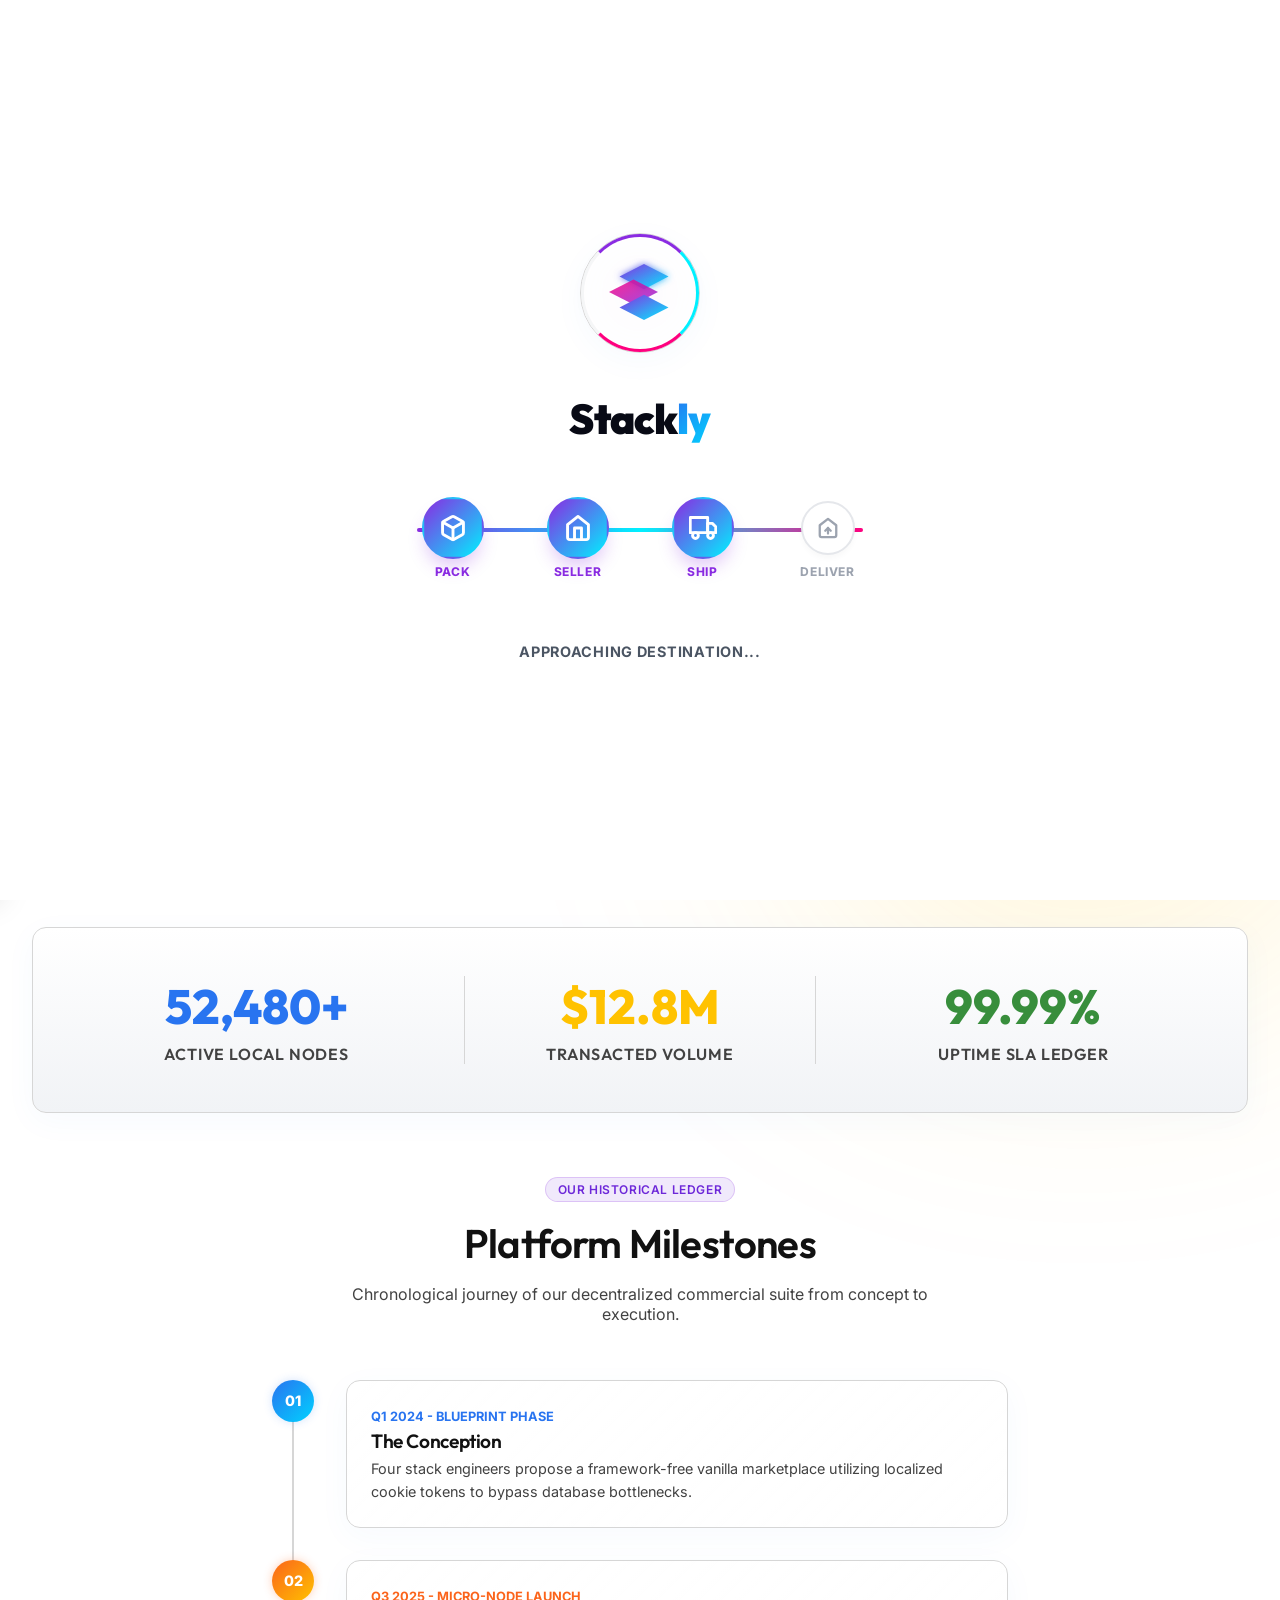
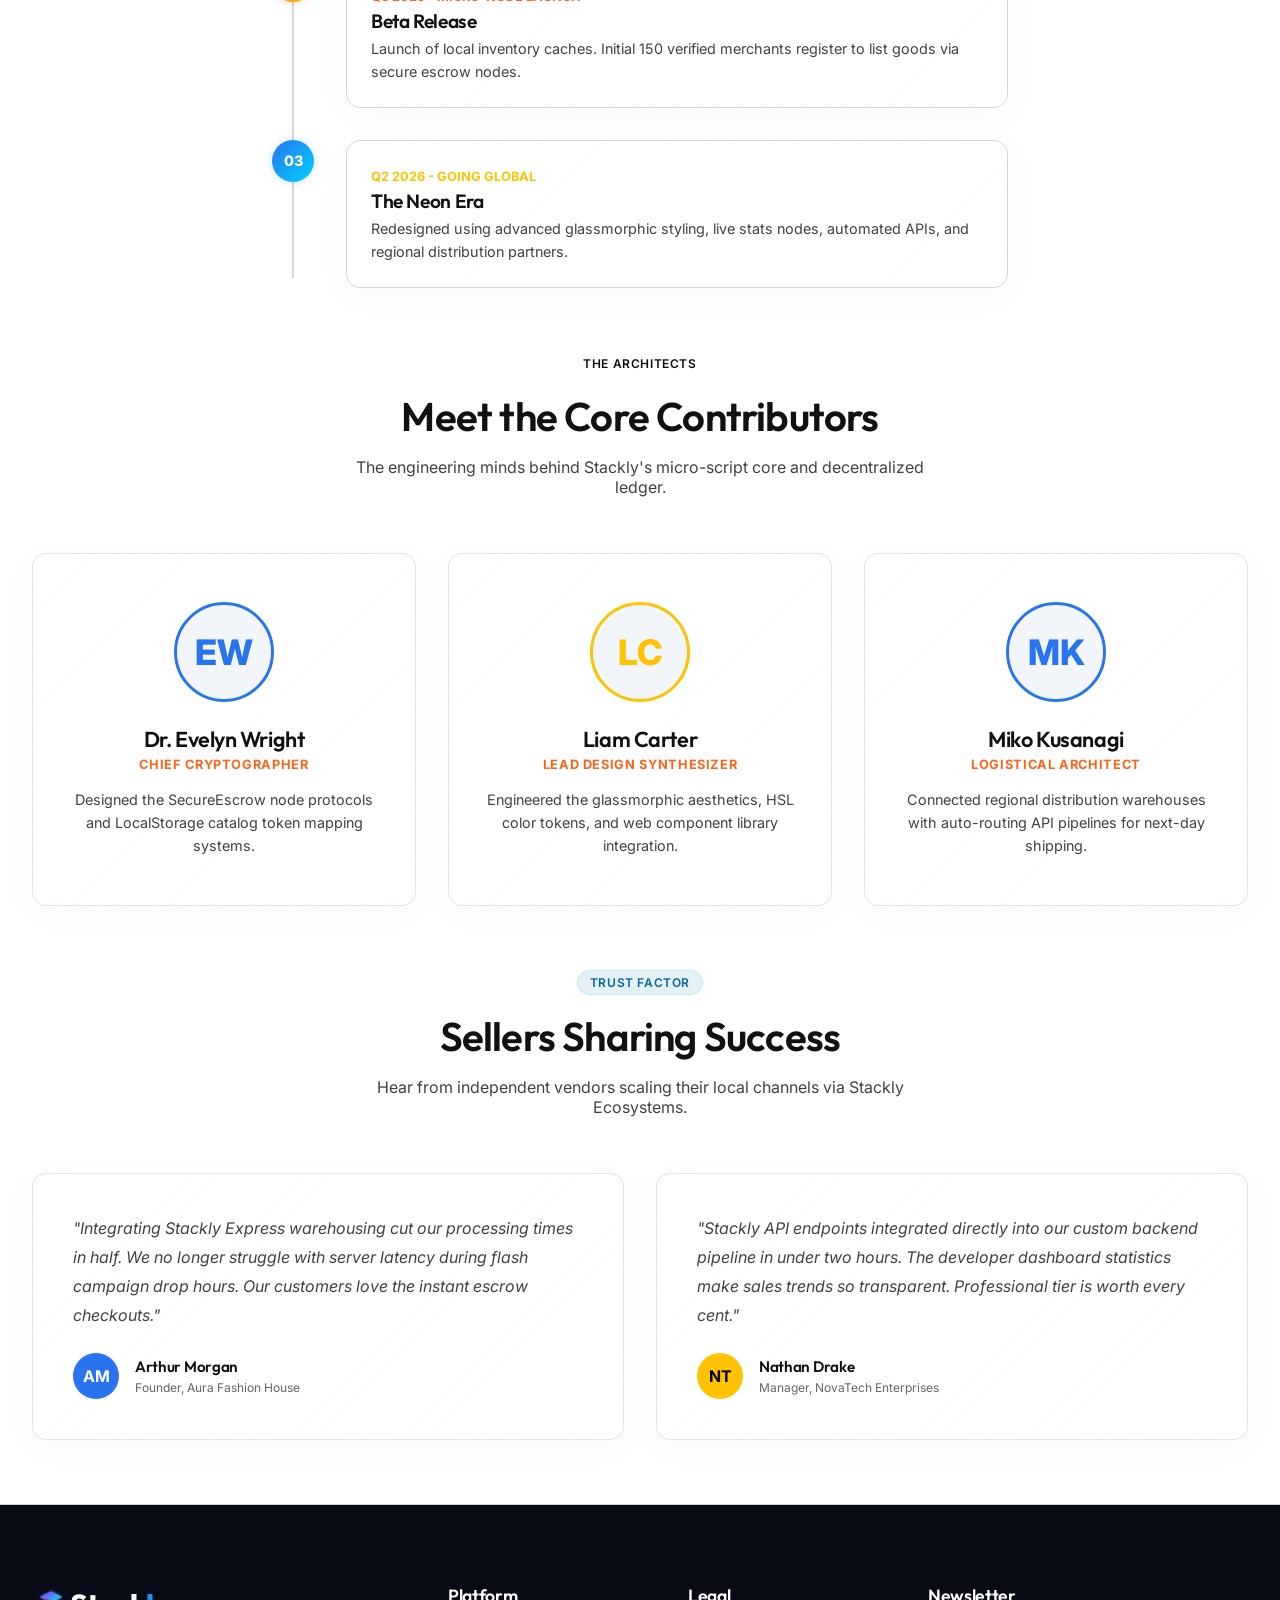
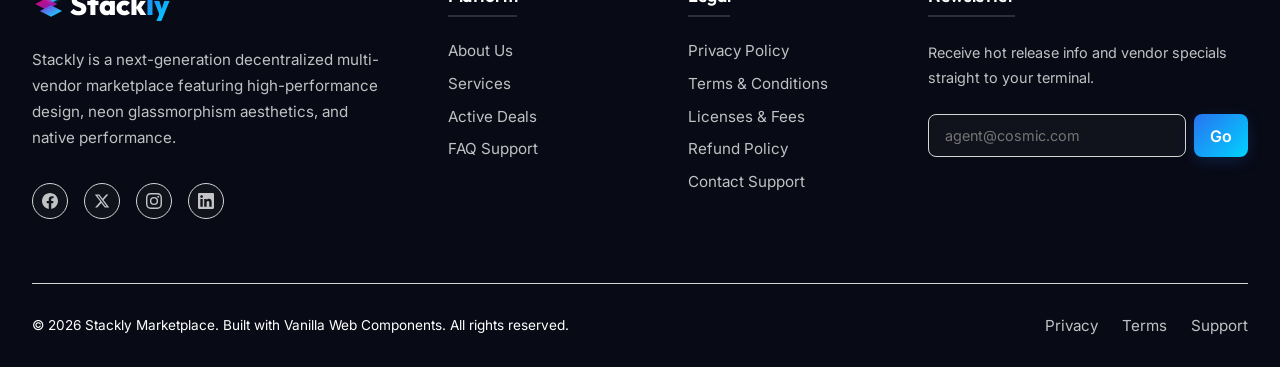
<file: pages/about.html>
<!DOCTYPE html>
<html lang="en" data-theme="light">
<head>
  <meta charset="UTF-8">
  <meta name="viewport" content="width=device-width, initial-scale=1.0">
  <title>About Us - Stackly Marketplace</title>
  <link rel="stylesheet" href="../css/styles.css">
  <link rel="stylesheet" href="../css/animations.css">
  <style>
    .about-hero {
      background: linear-gradient(180deg, rgba(238, 242, 247, 0.75) 0%, var(--bg-base) 100%), 
                  url('../assets/categories_hero_bg.webp') no-repeat center center;
      background-size: cover;
      background-attachment: fixed;
      padding: 6rem 0;
      text-align: center;
      position: relative;
    }
    
    [data-theme="dark"] .about-hero {
      background: linear-gradient(180deg, rgba(7, 9, 19, 0.8) 0%, var(--bg-base) 100%), 
                  url('../assets/categories_hero_bg.webp') no-repeat center center;
      background-size: cover;
      background-attachment: fixed;
    }
  </style>
</head>
<body>
  <stackly-loader></stackly-loader>
  <stackly-header></stackly-header>

  <main>
    <section class="about-hero">
      <div class="container fade-in">
        <span class="badge badge-primary" style="margin-bottom: 1rem;">OUR ORIGIN</span>
        <h1 style="font-size: 3rem; font-family: var(--font-title); margin-bottom: 1rem;">Stacking the Future of Trade</h1>
        <p style="color: var(--text-secondary); max-width: 600px; margin: 0 auto; line-height: 1.6;">Stackly is a high-performance multi-vendor marketplace designed to give independent vendors and consumers a smooth, premium, decentralized commerce engine.</p>
      </div>
    </section>

    <section class="reveal-on-scroll" style="padding-top: 0; padding-bottom: 4rem;">
      <div class="container">
        <div class="grid grid-2" style="align-items: center; gap: 4rem;">
          <div class="glass glass-card" style="padding: 3rem;">
            <h2 style="font-size: 2.2rem; margin-bottom: 1.25rem; font-family: var(--font-title); color: var(--text-primary);">Core Philosophy</h2>
            <p style="color: var(--text-secondary); line-height: 1.8; margin-bottom: 1rem;">
              We believe commerce should feel responsive, premium, and seamless. By stripping away heavy frameworks, we ensure that every interaction, hover transition, and check-out runs instantly.
            </p>
            <p style="color: var(--text-secondary); line-height: 1.8;">
              Our platform operates on a decentralized localized database structure using LocalStorage tokens to secure identities, purchase records, and shopping catalogs for a private-first client experience.
            </p>
          </div>
          <div style="display: flex; flex-direction: column; gap: 2rem;">
            <div class="glass glass-card" style="display: flex; gap: 1.5rem; padding: 1.5rem;">
              <div style="font-size: 2rem; color: var(--primary);">✦</div>
              <div>
                <h3 style="font-size: 1.15rem; font-family: var(--font-title); margin-bottom: 0.25rem; color: var(--text-primary);">Ultra-High Performance</h3>
                <p style="color: var(--text-secondary); font-size: 0.9rem;">Runs entirely on vanilla micro-scripts and optimized assets, ensuring instantaneous render cycles.</p>
              </div>
            </div>
            <div class="glass glass-card" style="display: flex; gap: 1.5rem; padding: 1.5rem;">
              <div style="font-size: 2rem; color: var(--primary);">⚡</div>
              <div>
                <h3 style="font-size: 1.15rem; font-family: var(--font-title); margin-bottom: 0.25rem; color: var(--text-primary);">Secured Local Channels</h3>
                <p style="color: var(--text-secondary); font-size: 0.9rem;">No tracking cookies. Active shopping items are saved securely in user-controlled nodes.</p>
              </div>
            </div>
            <div class="glass glass-card" style="display: flex; gap: 1.5rem; padding: 1.5rem;">
              <div style="font-size: 2rem; color: var(--accent);">✶</div>
              <div>
                <h3 style="font-size: 1.15rem; font-family: var(--font-title); margin-bottom: 0.25rem; color: var(--text-primary);">Harmonious Visuals</h3>
                <p style="color: var(--text-secondary); font-size: 0.9rem;">Modern glassmorphism gradients styled dynamically to provide a comforting dark and light visual aesthetic.</p>
              </div>
            </div>
          </div>
        </div>
      </div>
    </section>

    <!-- Live Growth Stats Section -->
    <section class="reveal-on-scroll" style="padding-top: 0; padding-bottom: 4rem;">
      <div class="container">
        <div class="glass" style="padding: 3rem; background: var(--dark-gradient); border: 1px solid var(--border-color);">
          <div class="grid grid-3" style="text-align: center; gap: 2rem;">
            <div>
              <div style="font-size: 3rem; font-family: var(--font-title); font-weight: 800; color: var(--primary); margin-bottom: 0.5rem;">52,480+</div>
              <h4 style="font-size: 1rem; color: var(--text-secondary); text-transform: uppercase; letter-spacing: 0.05em;">Active Local Nodes</h4>
            </div>
            <div style="border-left: 1px solid var(--border-color); border-right: 1px solid var(--border-color);">
              <div style="font-size: 3rem; font-family: var(--font-title); font-weight: 800; color: var(--secondary); margin-bottom: 0.5rem;">$12.8M</div>
              <h4 style="font-size: 1rem; color: var(--text-secondary); text-transform: uppercase; letter-spacing: 0.05em;">Transacted Volume</h4>
            </div>
            <div>
              <div style="font-size: 3rem; font-family: var(--font-title); font-weight: 800; color: var(--success); margin-bottom: 0.5rem;">99.99%</div>
              <h4 style="font-size: 1rem; color: var(--text-secondary); text-transform: uppercase; letter-spacing: 0.05em;">Uptime SLA Ledger</h4>
            </div>
          </div>
        </div>
      </div>
    </section>

    <!-- Interactive Milestone Timeline Section -->
    <section class="reveal-on-scroll" style="padding-top: 0; padding-bottom: 4rem;">
      <div class="container" style="max-width: 800px;">
        <div class="section-header">
          <span class="badge badge-primary" style="margin-bottom: 1rem;">OUR HISTORICAL LEDGER</span>
          <h2>Platform Milestones</h2>
          <p>Chronological journey of our decentralized commercial suite from concept to execution.</p>
        </div>
        
        <div style="display: flex; flex-direction: column; gap: 2rem; position: relative;">
          <!-- Timeline Center Line -->
          <div style="position: absolute; left: 20px; top: 10px; bottom: 10px; width: 2px; background: var(--border-color); z-index: 1;"></div>
          
          <!-- Milestone 1 -->
          <div style="display: flex; gap: 2rem; position: relative; z-index: 2;">
            <div style="width: 42px; height: 42px; border-radius: 50%; background: var(--primary-gradient); display: flex; align-items: center; justify-content: center; color: #fff; font-weight: 800; font-size: 0.9rem; flex-shrink: 0; box-shadow: 0 0 10px var(--primary-glow);">01</div>
            <div class="glass" style="padding: 1.5rem; flex-grow: 1; border: 1px solid var(--border-color); border-radius: var(--radius-md);">
              <span style="font-size: 0.8rem; font-weight: 700; color: var(--primary); text-transform: uppercase;">Q1 2024 - Blueprint phase</span>
              <h3 style="font-size: 1.2rem; font-family: var(--font-title); margin: 0.25rem 0; color: var(--text-primary);">The Conception</h3>
              <p style="color: var(--text-secondary); font-size: 0.9rem; line-height: 1.6;">Four stack engineers propose a framework-free vanilla marketplace utilizing localized cookie tokens to bypass database bottlenecks.</p>
            </div>
          </div>

          <!-- Milestone 2 -->
          <div style="display: flex; gap: 2rem; position: relative; z-index: 2;">
            <div style="width: 42px; height: 42px; border-radius: 50%; background: var(--accent-gradient); display: flex; align-items: center; justify-content: center; color: #fff; font-weight: 800; font-size: 0.9rem; flex-shrink: 0; box-shadow: 0 0 10px rgba(251, 100, 27, 0.3);">02</div>
            <div class="glass" style="padding: 1.5rem; flex-grow: 1; border: 1px solid var(--border-color); border-radius: var(--radius-md);">
              <span style="font-size: 0.8rem; font-weight: 700; color: var(--accent); text-transform: uppercase;">Q3 2025 - Micro-Node Launch</span>
              <h3 style="font-size: 1.2rem; font-family: var(--font-title); margin: 0.25rem 0; color: var(--text-primary);">Beta Release</h3>
              <p style="color: var(--text-secondary); font-size: 0.9rem; line-height: 1.6;">Launch of local inventory caches. Initial 150 verified merchants register to list goods via secure escrow nodes.</p>
            </div>
          </div>

          <!-- Milestone 3 -->
          <div style="display: flex; gap: 2rem; position: relative; z-index: 2;">
            <div style="width: 42px; height: 42px; border-radius: 50%; background: var(--primary-gradient); display: flex; align-items: center; justify-content: center; color: #fff; font-weight: 800; font-size: 0.9rem; flex-shrink: 0; box-shadow: 0 0 10px var(--primary-glow);">03</div>
            <div class="glass" style="padding: 1.5rem; flex-grow: 1; border: 1px solid var(--border-color); border-radius: var(--radius-md);">
              <span style="font-size: 0.8rem; font-weight: 700; color: var(--secondary); text-transform: uppercase;">Q2 2026 - Going Global</span>
              <h3 style="font-size: 1.2rem; font-family: var(--font-title); margin: 0.25rem 0; color: var(--text-primary);">The Neon Era</h3>
              <p style="color: var(--text-secondary); font-size: 0.9rem; line-height: 1.6;">Redesigned using advanced glassmorphic styling, live stats nodes, automated APIs, and regional distribution partners.</p>
            </div>
          </div>
        </div>
      </div>
    </section>

    <!-- Leadership Profiles Section -->
    <section class="reveal-on-scroll" style="padding-top: 0; padding-bottom: 4rem;">
      <div class="container">
        <div class="section-header">
          <span class="badge badge-accent" style="margin-bottom: 1rem;">THE ARCHITECTS</span>
          <h2>Meet the Core Contributors</h2>
          <p>The engineering minds behind Stackly's micro-script core and decentralized ledger.</p>
        </div>

        <div class="grid grid-3">
          <!-- Contributor 1 -->
          <div class="glass glass-card" style="text-align: center; padding: 3rem 2rem;">
            <div style="width: 100px; height: 100px; border-radius: 50%; border: 3px solid var(--primary); display: flex; align-items: center; justify-content: center; font-size: 2.2rem; font-weight: 800; color: var(--primary); margin: 0 auto 1.5rem auto; background: var(--bg-surface-alt);">EW</div>
            <h3 style="font-size: 1.35rem; font-family: var(--font-title); margin-bottom: 0.25rem; color: var(--text-primary);">Dr. Evelyn Wright</h3>
            <span style="font-size: 0.8rem; color: var(--accent); font-weight: 700; text-transform: uppercase; letter-spacing: 0.05em; display: block; margin-bottom: 1rem;">Chief Cryptographer</span>
            <p style="color: var(--text-secondary); font-size: 0.9rem; line-height: 1.6;">Designed the SecureEscrow node protocols and LocalStorage catalog token mapping systems.</p>
          </div>

          <!-- Contributor 2 -->
          <div class="glass glass-card" style="text-align: center; padding: 3rem 2rem;">
            <div style="width: 100px; height: 100px; border-radius: 50%; border: 3px solid var(--secondary); display: flex; align-items: center; justify-content: center; font-size: 2.2rem; font-weight: 800; color: var(--secondary); margin: 0 auto 1.5rem auto; background: var(--bg-surface-alt);">LC</div>
            <h3 style="font-size: 1.35rem; font-family: var(--font-title); margin-bottom: 0.25rem; color: var(--text-primary);">Liam Carter</h3>
            <span style="font-size: 0.8rem; color: var(--accent); font-weight: 700; text-transform: uppercase; letter-spacing: 0.05em; display: block; margin-bottom: 1rem;">Lead Design Synthesizer</span>
            <p style="color: var(--text-secondary); font-size: 0.9rem; line-height: 1.6;">Engineered the glassmorphic aesthetics, HSL color tokens, and web component library integration.</p>
          </div>

          <!-- Contributor 3 -->
          <div class="glass glass-card" style="text-align: center; padding: 3rem 2rem;">
            <div style="width: 100px; height: 100px; border-radius: 50%; border: 3px solid var(--primary); display: flex; align-items: center; justify-content: center; font-size: 2.2rem; font-weight: 800; color: var(--primary); margin: 0 auto 1.5rem auto; background: var(--bg-surface-alt);">MK</div>
            <h3 style="font-size: 1.35rem; font-family: var(--font-title); margin-bottom: 0.25rem; color: var(--text-primary);">Miko Kusanagi</h3>
            <span style="font-size: 0.8rem; color: var(--accent); font-weight: 700; text-transform: uppercase; letter-spacing: 0.05em; display: block; margin-bottom: 1rem;">Logistical Architect</span>
            <p style="color: var(--text-secondary); font-size: 0.9rem; line-height: 1.6;">Connected regional distribution warehouses with auto-routing API pipelines for next-day shipping.</p>
          </div>
        </div>
      </div>
    </section>

    <!-- Testimonials Section -->
    <section class="reveal-on-scroll" style="padding-top: 0; padding-bottom: 4rem;">
      <div class="container">
        <div class="section-header">
          <span class="badge badge-secondary" style="margin-bottom: 1rem;">TRUST FACTOR</span>
          <h2>Sellers Sharing Success</h2>
          <p>Hear from independent vendors scaling their local channels via Stackly Ecosystems.</p>
        </div>

        <div class="grid grid-2">
          <div class="glass glass-card" style="padding: 2.5rem; display: flex; flex-direction: column; justify-content: space-between;">
            <p style="color: var(--text-secondary); font-size: 1rem; line-height: 1.8; font-style: italic; margin-bottom: 1.5rem;">
              "Integrating Stackly Express warehousing cut our processing times in half. We no longer struggle with server latency during flash campaign drop hours. Our customers love the instant escrow checkouts."
            </p>
            <div style="display: flex; align-items: center; gap: 1rem;">
              <div style="width: 46px; height: 46px; border-radius: 50%; background: var(--primary); display: flex; align-items: center; justify-content: center; color: #fff; font-weight: 700;">AM</div>
              <div>
                <h4 style="font-size: 0.95rem; font-family: var(--font-title); color: var(--text-primary); margin: 0;">Arthur Morgan</h4>
                <span style="font-size: 0.75rem; color: var(--text-muted);">Founder, Aura Fashion House</span>
              </div>
            </div>
          </div>

          <div class="glass glass-card" style="padding: 2.5rem; display: flex; flex-direction: column; justify-content: space-between;">
            <p style="color: var(--text-secondary); font-size: 1rem; line-height: 1.8; font-style: italic; margin-bottom: 1.5rem;">
              "Stackly API endpoints integrated directly into our custom backend pipeline in under two hours. The developer dashboard statistics make sales trends so transparent. Professional tier is worth every cent."
            </p>
            <div style="display: flex; align-items: center; gap: 1rem;">
              <div style="width: 46px; height: 46px; border-radius: 50%; background: var(--secondary); display: flex; align-items: center; justify-content: center; color: #000; font-weight: 700;">NT</div>
              <div>
                <h4 style="font-size: 0.95rem; font-family: var(--font-title); color: var(--text-primary); margin: 0;">Nathan Drake</h4>
                <span style="font-size: 0.75rem; color: var(--text-muted);">Manager, NovaTech Enterprises</span>
              </div>
            </div>
          </div>
        </div>
      </div>
    </section>
  </main>

  <stackly-footer></stackly-footer>

  <script src="../js/mockData.js"></script>
  <script src="../js/components.js"></script>
  <script src="../js/dashboard.js"></script>
</body>
</html>
</file>
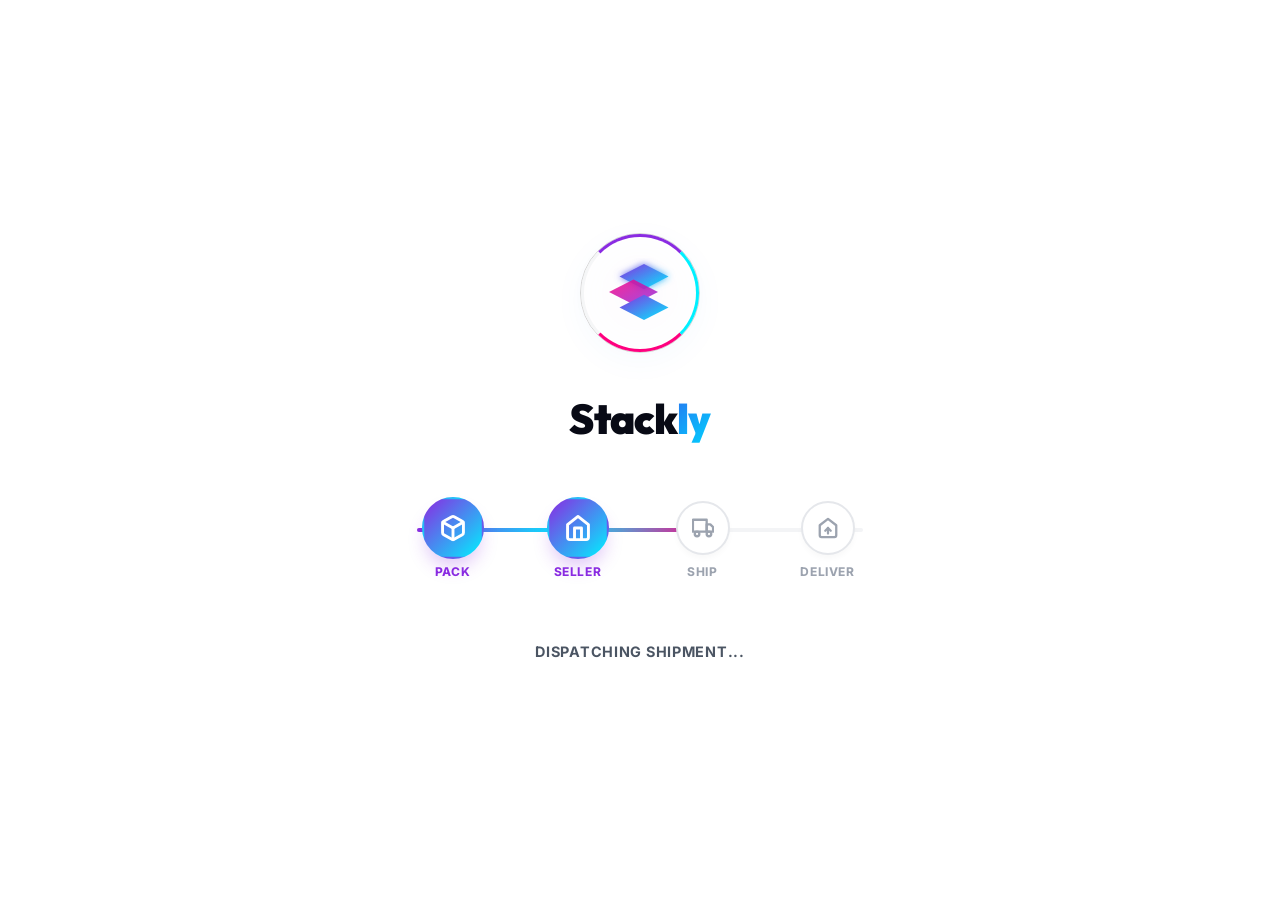
<file: pages/admin-dashboard.html>
<!DOCTYPE html>
<html lang="en" data-theme="light">
<head>
  <meta charset="UTF-8">
  <meta name="viewport" content="width=device-width, initial-scale=1.0">
  <title>Admin Dashboard - Stackly Marketplace</title>
  <link rel="stylesheet" href="../css/styles.css">
  <link rel="stylesheet" href="../css/animations.css">
  <link rel="stylesheet" href="../css/dashboard.css">
  <style>
    /* Consolidated tab styling */
    .dashboard-tab-content {
      display: none;
    }
    
    /* Layout styling for User Management tab */
    .split-layout {
      display: grid;
      grid-template-columns: 2fr 1fr;
      gap: 2rem;
      align-items: start;
    }
    @media (max-width: 1024px) {
      .split-layout {
        grid-template-columns: 1fr;
      }
    }

    /* Layout styling for Vendors tab */
    .vendor-grid {
      display: grid;
      grid-template-columns: repeat(auto-fill, minmax(320px, 1fr));
      gap: 2.5rem;
    }
    .vendor-card {
      display: flex;
      flex-direction: column;
      height: 100%;
      padding: 2.5rem;
      text-align: center;
      align-items: center;
      gap: 1.25rem;
    }
    .vendor-logo-wrapper {
      width: 80px;
      height: 80px;
      border-radius: 50%;
      background: var(--primary-gradient);
      box-shadow: 0 4px 15px var(--primary-glow);
      display: flex;
      align-items: center;
      justify-content: center;
      font-size: 2rem;
      font-family: var(--font-title);
      font-weight: 800;
      color: #ffffff;
    }
    .vendor-info-row {
      display: flex;
      gap: 1.5rem;
      border-top: 1px solid var(--border-color);
      border-bottom: 1px solid var(--border-color);
      width: 100%;
      padding: 1rem 0;
      justify-content: center;
    }
    .vendor-stat {
      display: flex;
      flex-direction: column;
      gap: 0.25rem;
    }
    .vendor-stat-val {
      font-weight: 700;
      color: var(--text-primary);
    }
    .vendor-stat-lbl {
      font-size: 0.75rem;
      color: var(--text-muted);
      text-transform: uppercase;
    }
    .rating-stars {
      color: #fbbf24;
      display: flex;
      align-items: center;
      gap: 0.15rem;
    }
    .vendors-filter-bar {
      display: flex;
      justify-content: flex-end;
      align-items: center;
      gap: 2rem;
      margin-bottom: 2rem;
      flex-wrap: wrap;
    }

    /* Settings tab styling */
    .settings-grid {
      display: grid;
      grid-template-columns: 1fr 2fr;
      gap: 2rem;
      align-items: start;
    }
    @media (max-width: 768px) {
      .settings-grid {
        grid-template-columns: 1fr;
      }
    }
    .settings-nav {
      display: flex;
      flex-direction: column;
      gap: 0.5rem;
    }
    .settings-nav-item {
      padding: 1rem 1.5rem;
      border-radius: var(--radius-sm);
      background: rgba(255, 255, 255, 0.02);
      border: 1px solid var(--border-color);
      cursor: pointer;
      font-weight: 500;
      color: var(--text-secondary);
      transition: all var(--transition-fast);
      display: flex;
      align-items: center;
      gap: 0.75rem;
    }
    .settings-nav-item:hover, .settings-nav-item.active {
      color: var(--text-primary);
      border-color: var(--primary);
    }
    .settings-nav-item.active {
      background: rgba(40, 116, 240, 0.05);
      border-color: var(--primary);
      color: var(--primary);
    }
    .settings-pane {
      display: none;
    }
    .settings-pane.active {
      display: block;
    }
    .toggle-row {
      display: flex;
      justify-content: space-between;
      align-items: center;
      padding: 1.25rem 0;
      border-bottom: 1px solid var(--border-color);
    }
    .toggle-row:last-child {
      border-bottom: none;
    }
    .switch {
      position: relative;
      display: inline-block;
      width: 50px;
      height: 26px;
    }
    .switch input {
      opacity: 0;
      width: 0;
      height: 0;
    }
    .slider {
      position: absolute;
      cursor: pointer;
      top: 0;
      left: 0;
      right: 0;
      bottom: 0;
      background-color: var(--border-color);
      transition: .4s;
      border-radius: 34px;
    }
    .slider:before {
      position: absolute;
      content: "";
      height: 18px;
      width: 18px;
      left: 4px;
      bottom: 4px;
      background-color: white;
      transition: .4s;
      border-radius: 50%;
    }
    input:checked + .slider {
      background-color: var(--primary);
    }
    input:checked + .slider:before {
      transform: translateX(24px);
    }
  </style>
</head>
<body>
  <!-- Loader -->
  <stackly-loader></stackly-loader>

  <!-- Route Access Guard check -->
  <script src="../js/mockData.js"></script>
  <script src="../js/auth.js"></script>
  <script>
    if (!StacklyAuth.guardRoute('admin')) {
      document.body.style.display = 'none';
    }
  </script>

  <div class="dashboard-wrapper">
    <!-- Sidebar -->
    <stackly-sidebar role="admin" active="dashboard"></stackly-sidebar>

    <!-- Content Deck -->
    <div class="dashboard-main">
      <!-- Topbar Navigation -->
      <stackly-dashboard-header></stackly-dashboard-header>

      <!-- Main Dashboard Contents -->
      <div class="dashboard-content fade-in">
        
        <!-- ==================== TAB: DASHBOARD (OVERVIEW) ==================== -->
        <div class="dashboard-tab-content" id="tab-content-dashboard">
          <div class="dashboard-header">
            <div>
              <h1>Admin Deck</h1>
              <p>Welcome back, <span id="admin-user-name" style="font-weight: 700; color: var(--primary);">Operator</span>. Overall system performance looks stable.</p>
            </div>
            <div>
              <span class="badge badge-success">System Nominal</span>
            </div>
          </div>

          <!-- 4 Stats Cards -->
          <div class="stats-grid">
            <div class="glass glass-card stat-card" style="cursor: pointer;" onclick="switchToTab('orders')">
              <div class="stat-info">
                <span class="stat-title">Platform Sales</span>
                <span class="stat-value">$2,840k</span>
                <span class="stat-change up">
                  <svg xmlns="http://www.w3.org/2000/svg" viewBox="0 0 20 20" fill="currentColor" style="width: 16px; height: 16px;"><path fill-rule="evenodd" d="M5.293 9.707a1 1 0 010-1.414l4-4a1 1 0 011.414 0l4 4a1 1 0 01-1.414 1.414L11 7.414V15a1 1 0 11-2 0V7.414L6.707 9.707a1 1 0 01-1.414 0z" clip-rule="evenodd"/></svg>
                  +12.4% vs last week
                </span>
              </div>
              <div class="stat-icon">
                <svg xmlns="http://www.w3.org/2000/svg" fill="none" viewBox="0 0 24 24" stroke="currentColor" stroke-width="2" style="width: 26px; height: 26px;"><path stroke-linecap="round" stroke-linejoin="round" d="M12 8c-1.657 0-3 .895-3 2s1.343 2 3 2 3 .895 3 2-1.343 2-3 2m0-8c1.11 0 2.08.402 2.599 1M12 8V7m0 1v8m0 0v1m0-1c-1.11 0-2.08-.402-2.599-1M21 12a9 9 0 11-18 0 9 9 0 0118 0z"/></svg>
              </div>
            </div>

            <div class="glass glass-card stat-card" style="cursor: pointer;" onclick="switchToTab('users')">
              <div class="stat-info">
                <span class="stat-title">Verified Users</span>
                <span class="stat-value" id="stat-total-users">0</span>
                <span class="stat-change up">
                  <svg xmlns="http://www.w3.org/2000/svg" viewBox="0 0 20 20" fill="currentColor" style="width: 16px; height: 16px;"><path fill-rule="evenodd" d="M5.293 9.707a1 1 0 010-1.414l4-4a1 1 0 011.414 0l4 4a1 1 0 01-1.414 1.414L11 7.414V15a1 1 0 11-2 0V7.414L6.707 9.707a1 1 0 01-1.414 0z" clip-rule="evenodd"/></svg>
                  +15.2%
                </span>
              </div>
              <div class="stat-icon">
                <svg xmlns="http://www.w3.org/2000/svg" fill="none" viewBox="0 0 24 24" stroke="currentColor" stroke-width="2" style="width: 26px; height: 26px;"><path stroke-linecap="round" stroke-linejoin="round" d="M12 4.354a4 4 0 110 5.292M15 21H3v-1a6 6 0 0112 0v1zm0 0h6v-1a6 6 0 00-9-5.197M13 7a4 4 0 11-8 0 4 4 0 018 0z"/></svg>
              </div>
            </div>

            <div class="glass glass-card stat-card" style="cursor: pointer;" onclick="switchToTab('vendors')">
              <div class="stat-info">
                <span class="stat-title">Store Vendors</span>
                <span class="stat-value" id="stat-total-vendors">0</span>
                <span class="stat-change up">
                  <svg xmlns="http://www.w3.org/2000/svg" viewBox="0 0 20 20" fill="currentColor" style="width: 16px; height: 16px;"><path fill-rule="evenodd" d="M5.293 9.707a1 1 0 010-1.414l4-4a1 1 0 011.414 0l4 4a1 1 0 01-1.414 1.414L11 7.414V15a1 1 0 11-2 0V7.414L6.707 9.707a1 1 0 01-1.414 0z" clip-rule="evenodd"/></svg>
                  +4.9%
                </span>
              </div>
              <div class="stat-icon">
                <svg xmlns="http://www.w3.org/2000/svg" fill="none" viewBox="0 0 24 24" stroke="currentColor" stroke-width="2" style="width: 26px; height: 26px;"><path stroke-linecap="round" stroke-linejoin="round" d="M21 13.255A23.931 23.931 0 0112 15c-3.183 0-6.22-.62-9-1.745M16 6V4a2 2 0 00-2-2h-4a2 2 0 00-2 2v2m4 6h.01M5 20h14a2 2 0 002-2V8a2 2 0 00-2-2H5a2 2 0 00-2 2v10a2 2 0 002 2z"/></svg>
              </div>
            </div>

            <div class="glass glass-card stat-card">
              <div class="stat-info">
                <span class="stat-title">Review Flags</span>
                <span class="stat-value">3</span>
                <span class="stat-change down">
                  <svg xmlns="http://www.w3.org/2000/svg" viewBox="0 0 20 20" fill="currentColor" style="width: 16px; height: 16px;"><path fill-rule="evenodd" d="M14.707 10.293a1 1 0 010 1.414l-4 4a1 1 0 01-1.414 0l-4-4a1 1 0 111.414-1.414L9 12.586V5a1 1 0 012 0v7.586l2.293-2.293a1 1 0 011.414 0z" clip-rule="evenodd"/></svg>
                  -25%
                </span>
              </div>
              <div class="stat-icon" style="color: var(--danger);">
                <svg xmlns="http://www.w3.org/2000/svg" fill="none" viewBox="0 0 24 24" stroke="currentColor" stroke-width="2" style="width: 26px; height: 26px;"><path stroke-linecap="round" stroke-linejoin="round" d="M12 9v2m0 4h.01m-6.938 4h13.856c1.54 0 2.502-1.667 1.732-3L13.732 4c-.77-1.333-2.694-1.333-3.464 0L3.34 16c-.77 1.333.192 3 1.732 3z"/></svg>
              </div>
            </div>
          </div>

          <!-- SVG Line/Bar Charts Grid -->
          <div class="charts-grid">
            <div class="glass glass-card chart-card">
              <div class="chart-header">
                <span class="chart-title">Gross Earnings ($k)</span>
                <span class="badge badge-secondary">Real-Time Data</span>
              </div>
              <div class="chart-container" id="adminLineChart">
                <!-- Rendered by dashboard.js -->
              </div>
            </div>

            <div class="glass glass-card chart-card">
              <div class="chart-header">
                <span class="chart-title">Monthly Signups</span>
                <span class="badge badge-primary">Scale Index</span>
              </div>
              <div class="chart-container" id="adminBarChart">
                <!-- Rendered by dashboard.js -->
              </div>
            </div>
          </div>

          <!-- Orders Table -->
          <div class="glass glass-card table-card">
            <div class="table-header">
              <h3 style="font-size: 1.25rem; font-family: var(--font-title); font-weight: 600;">System Transaction Logs</h3>
              <button onclick="switchToTab('orders')" class="btn btn-secondary" style="padding: 0.5rem 1rem; font-size: 0.85rem;">View Detailed Logs</button>
            </div>
            <div class="table-wrapper">
              <table>
                <thead>
                  <tr>
                    <th>Order Node ID</th>
                    <th>Customer Client</th>
                    <th>Timestamp</th>
                    <th>Total Cost</th>
                    <th>Verification Status</th>
                    <th>Allocated Items</th>
                  </tr>
                </thead>
                <tbody id="admin-orders-table-body">
                  <!-- Seeded dynamically -->
                </tbody>
              </table>
            </div>
          </div>
        </div>

        <!-- ==================== TAB: USERS ==================== -->
        <div class="dashboard-tab-content" id="tab-content-users">
          <div class="dashboard-header">
            <div>
              <h1>User Accounts Register</h1>
              <p>Administer, modify roles, and oversee authentication credentials.</p>
            </div>
          </div>

          <!-- User Search Box -->
          <div class="glass glass-card" style="padding: 1.5rem; display: flex; justify-content: flex-start; margin-bottom: 2rem;">
            <div class="search-box" style="width: 350px; max-width: 100%;">
              <svg xmlns="http://www.w3.org/2000/svg" fill="none" viewBox="0 0 24 24" stroke="currentColor"><path stroke-linecap="round" stroke-linejoin="round" stroke-width="2" d="M21 21l-6-6m2-5a7 7 0 11-14 0 7 7 0 0114 0z"/></svg>
              <input type="text" id="user-search-input" placeholder="Search users by name or email..." oninput="renderUserTable()">
            </div>
          </div>

          <!-- System User Counters -->
          <div class="stats-grid" style="margin-bottom: 2rem;">
            <div class="glass glass-card stat-card" style="padding: 1.5rem;">
              <div class="stat-info">
                <span class="stat-title">Total Accounts</span>
                <span class="stat-value" id="count-total">0</span>
              </div>
            </div>
            <div class="glass glass-card stat-card" style="padding: 1.5rem;">
              <div class="stat-info">
                <span class="stat-title">Customers</span>
                <span class="stat-value" id="count-customers" style="color: var(--primary);">0</span>
              </div>
            </div>
            <div class="glass glass-card stat-card" style="padding: 1.5rem;">
              <div class="stat-info">
                <span class="stat-title">Store Vendors</span>
                <span class="stat-value" id="count-vendors" style="color: var(--secondary);">0</span>
              </div>
            </div>
            <div class="glass glass-card stat-card" style="padding: 1.5rem;">
              <div class="stat-info">
                <span class="stat-title">Platform Admins</span>
                <span class="stat-value" id="count-admins" style="color: var(--accent);">0</span>
              </div>
            </div>
          </div>

          <div class="split-layout">
            <!-- User Directory Card -->
            <div class="glass glass-card table-card" style="width: 100%;">
              <div class="table-header">
                <h3 style="font-size: 1.25rem; font-family: var(--font-title); font-weight: 600;">Registered Identities</h3>
              </div>
              <div class="table-wrapper">
                <table>
                  <thead>
                    <tr>
                      <th>Avatar</th>
                      <th>User Details</th>
                      <th>Email Address</th>
                      <th>Assigned Role</th>
                      <th style="text-align: right;">Operations</th>
                    </tr>
                  </thead>
                  <tbody id="user-accounts-table-body">
                    <!-- Rendered dynamically -->
                  </tbody>
                </table>
              </div>
            </div>

            <!-- Register User Form -->
            <div class="glass glass-card">
              <h3 style="font-size: 1.25rem; font-family: var(--font-title); font-weight: 600; margin-bottom: 1.5rem;">Create Account</h3>
              <form id="admin-create-user-form" onsubmit="event.preventDefault(); createUserHandler();">
                <div class="form-group">
                  <label class="form-label" for="username">Username</label>
                  <input class="form-input" type="text" id="reg-username" required placeholder="Nova Seller 2">
                </div>
                <div class="form-group">
                  <label class="form-label" for="email">Email address</label>
                  <input class="form-input" type="email" id="reg-email" required placeholder="seller2@novatech.com">
                </div>
                <div class="form-group">
                  <label class="form-label" for="password">Password</label>
                  <input class="form-input" type="password" id="reg-password" required placeholder="••••••••">
                </div>
                <div class="form-group">
                  <label class="form-label" for="role">Role Permission</label>
                  <select class="form-input sort-select" id="reg-role" style="width:100%; border-radius:8px; height: 50px;">
                    <option value="customer">Customer</option>
                    <option value="vendor">Vendor</option>
                    <option value="admin">Admin</option>
                  </select>
                </div>
                <button class="btn btn-primary" type="submit" style="width: 100%; margin-top: 1rem;">Deploy Account</button>
              </form>
            </div>
          </div>
        </div>

        <!-- ==================== TAB: VENDORS ==================== -->
        <div class="dashboard-tab-content" id="tab-content-vendors">
          <div class="dashboard-header">
            <div>
              <h1>Verified Store Merchants</h1>
              <p>Direct deal options with authorized distributors and tech firms offering certified secure escrows.</p>
            </div>
          </div>

          <!-- Vendor Filter Panel -->
          <div class="glass glass-card" style="padding: 1.5rem; display: flex; justify-content: space-between; align-items: center; gap: 1.5rem; flex-wrap: wrap; margin-bottom: 2rem;">
            <div class="search-box" style="width: 300px; max-width: 100%;">
              <svg xmlns="http://www.w3.org/2000/svg" fill="none" viewBox="0 0 24 24" stroke="currentColor"><path stroke-linecap="round" stroke-linejoin="round" stroke-width="2" d="M21 21l-6-6m2-5a7 7 0 11-14 0 7 7 0 0114 0z"/></svg>
              <input type="text" id="vendor-search" placeholder="Filter merchants by name..." oninput="filterVendors()">
            </div>
            <div>
              <select class="form-input sort-select" id="vendor-rating-filter" onchange="filterVendors()" style="width:100%; border-radius:8px;">
                <option value="all">All Ratings</option>
                <option value="4.8">4.8+ Stars</option>
                <option value="4.7">4.7+ Stars</option>
                <option value="4.6">4.6+ Stars</option>
              </select>
            </div>
          </div>

          <!-- Vendor Grid -->
          <div class="vendor-grid" id="vendors-cards-container">
            <!-- Rendered dynamically -->
          </div>
        </div>

        <!-- ==================== TAB: PRODUCTS ==================== -->
        <div class="dashboard-tab-content" id="tab-content-products">
          <div class="dashboard-header">
            <div>
              <h1>Global Catalog Registry</h1>
              <p>Inspect, supervise, and decommission listed products from the marketplace index.</p>
            </div>
          </div>

          <!-- Products Table Card -->
          <div class="glass glass-card table-card">
            <div class="table-wrapper">
              <table>
                <thead>
                  <tr>
                    <th>Product Node Details</th>
                    <th>Category</th>
                    <th>Pricing</th>
                    <th>Merchant Seller</th>
                    <th>Rating</th>
                    <th>Operations</th>
                  </tr>
                </thead>
                <tbody id="global-products-table-body">
                  <!-- JS -->
                </tbody>
              </table>
            </div>
          </div>
        </div>

        <!-- ==================== TAB: ORDERS ==================== -->
        <div class="dashboard-tab-content" id="tab-content-orders">
          <div class="dashboard-header">
            <div>
              <h1>Platform Orders Ledger</h1>
              <p>Supervisory deck containing overall platform sales transcripts. Modify authorization state codes.</p>
            </div>
          </div>

          <div class="glass glass-card table-card">
            <div class="table-wrapper">
              <table>
                <thead>
                  <tr>
                    <th>Order Node ID</th>
                    <th>Client Customer</th>
                    <th>Timestamp</th>
                    <th>Invoice Total</th>
                    <th>Delivery Status</th>
                    <th>Allocated Units</th>
                    <th>Actions</th>
                  </tr>
                </thead>
                <tbody id="orders-ledger-table-body">
                  <!-- JS -->
                </tbody>
              </table>
            </div>
          </div>
        </div>

        <!-- ==================== TAB: REPORTS & ANALYTICS ==================== -->
        <div class="dashboard-tab-content" id="tab-content-reports">
          <div class="dashboard-header">
            <div>
              <h1>Financial Reports & Logs</h1>
              <p>Compile and download platform audit records, tax settlements, and transactional nodes logs.</p>
            </div>
          </div>

          <div style="display:grid; grid-template-columns: repeat(auto-fit, minmax(280px, 1fr)); gap: 2rem;">
            <div class="glass glass-card" style="padding: 2.5rem; text-align: center;">
              <h3 style="font-family: var(--font-title); font-size:1.25rem; font-weight:700; margin-bottom:1rem;">Generate Platform CSV Audit</h3>
              <p style="color:var(--text-secondary); font-size:0.9rem; margin-bottom:1.5rem; line-height:1.5;">Exports full transactions, registrations, and commissions details compiled in a structured sheet format.</p>
              <button class="btn btn-primary" onclick="alert('CSV report generated and saved to system download directory!')" style="width: 100%;">Download CSV Report</button>
            </div>
            
            <div class="glass glass-card" style="padding: 2.5rem; text-align: center;">
              <h3 style="font-family: var(--font-title); font-size:1.25rem; font-weight:700; margin-bottom:1rem;">Tax Clearing Settlement</h3>
              <p style="color:var(--text-secondary); font-size:0.9rem; margin-bottom:1.5rem; line-height:1.5;">Review computed tax allocations and generate certified clearance credentials for corporate nodes.</p>
              <button class="btn btn-secondary" onclick="alert('Tax calculations finalized!')" style="width: 100%;">Finalize Tax Report</button>
            </div>
          </div>
        </div>

        <div class="dashboard-tab-content" id="tab-content-analytics">
          <div class="dashboard-header">
            <div>
              <h1>Platform Analytics Registry</h1>
              <p>Review real-time conversion rates, telemetry signals, and traffic channels index.</p>
            </div>
          </div>

          <div class="glass glass-card" style="padding: 2rem;">
            <h3 style="font-size: 1.25rem; font-family: var(--font-title); font-weight: 600; margin-bottom: 1.5rem;">Daily Traffic Telemetry</h3>
            <div style="display:flex; justify-content:space-between; border-bottom: 1px solid var(--border-color); padding: 1rem 0;">
              <span>Total Unique Client Nodes Visits</span>
              <strong style="color: var(--secondary);">148,902 visits</strong>
            </div>
            <div style="display:flex; justify-content:space-between; border-bottom: 1px solid var(--border-color); padding: 1rem 0;">
              <span>Average Session Duration</span>
              <strong>12 mins 45 secs</strong>
            </div>
            <div style="display:flex; justify-content:space-between; padding: 1rem 0;">
              <span>Cart Checkout Conversion Rate</span>
              <strong style="color: var(--success);">4.82% conversion</strong>
            </div>
          </div>
        </div>

        <!-- ==================== TAB: SETTINGS ==================== -->
        <div class="dashboard-tab-content" id="tab-content-settings">
          <div class="dashboard-header">
            <div>
              <h1>Preference Configuration</h1>
              <p>Customize security channels, theme preferences, and identity parameters.</p>
            </div>
          </div>

          <div class="settings-grid">
            <!-- Left Nav -->
            <div class="settings-nav">
              <div class="settings-nav-item active" onclick="switchSettingsTab('profile')" id="nav-profile">
                Profile Details
              </div>
              <div class="settings-nav-item" onclick="switchSettingsTab('security')" id="nav-security">
                Security & Credentials
              </div>
              <div class="settings-nav-item" onclick="switchSettingsTab('preferences')" id="nav-preferences">
                System Preferences
              </div>
            </div>

            <!-- Right Panes -->
            <div>
              <!-- Tab 1: Profile Pane -->
              <div class="glass glass-card settings-pane active" id="pane-profile">
                <h3 style="font-size: 1.25rem; font-family: var(--font-title); font-weight: 600; margin-bottom: 1.5rem;">My Profile Parameters</h3>
                <form id="settings-profile-form" onsubmit="event.preventDefault(); saveProfileHandler();">
                  <div class="form-group">
                    <label class="form-label" for="username">Username / Operator Name</label>
                    <input class="form-input" type="text" id="set-username" required>
                  </div>
                  <div class="form-group">
                    <label class="form-label" for="email">Primary Email address</label>
                    <input class="form-input" type="email" id="set-email" required>
                  </div>
                  <button class="btn btn-primary" type="submit" style="margin-top: 1rem;">Save Profile Updates</button>
                </form>
              </div>

              <!-- Tab 2: Security Pane -->
              <div class="glass glass-card settings-pane" id="pane-security">
                <h3 style="font-size: 1.25rem; font-family: var(--font-title); font-weight: 600; margin-bottom: 1.5rem;">Update Security Credentials</h3>
                <form id="settings-security-form" onsubmit="event.preventDefault(); savePasswordHandler();">
                  <div class="form-group">
                    <label class="form-label" for="curr-password">Current Password</label>
                    <input class="form-input" type="password" id="set-curr-pass" required placeholder="••••••••">
                  </div>
                  <div class="form-group">
                    <label class="form-label" for="new-password">New Secure Password</label>
                    <input class="form-input" type="password" id="set-new-pass" required placeholder="••••••••">
                  </div>
                  <button class="btn btn-primary" type="submit" style="margin-top: 1rem;">Update Password</button>
                </form>
              </div>

              <!-- Tab 3: System Preferences Pane -->
              <div class="glass glass-card settings-pane" id="pane-preferences">
                <h3 style="font-size: 1.25rem; font-family: var(--font-title); font-weight: 600; margin-bottom: 1.5rem;">System Interface Preferences</h3>
                
                <div class="toggle-row">
                  <div>
                    <h4 style="font-weight: 600; margin-bottom: 0.25rem;">Visual Theme</h4>
                    <p style="font-size: 0.85rem; color: var(--text-secondary);">Toggle between Flipkart-style Light and Navy Dark themes</p>
                  </div>
                  <button class="btn btn-secondary" onclick="toggleSystemTheme()" style="padding: 0.5rem 1rem; font-size: 0.85rem;" id="pref-theme-btn">
                    Switch Theme
                  </button>
                </div>

                <div class="toggle-row">
                  <div>
                    <h4 style="font-weight: 600; margin-bottom: 0.25rem;">Dynamic Sounds</h4>
                    <p style="font-size: 0.85rem; color: var(--text-secondary);">Play micro-sounds on checkout buttons and tabs click</p>
                  </div>
                  <label class="switch">
                    <input type="checkbox" id="pref-sounds" checked onchange="savePreferences()">
                    <span class="slider"></span>
                  </label>
                </div>

                <div class="toggle-row">
                  <div>
                    <h4 style="font-weight: 600; margin-bottom: 0.25rem;">Transactional Email Notifications</h4>
                    <p style="font-size: 0.85rem; color: var(--text-secondary);">Receive invoices and logs via primary mail node</p>
                  </div>
                  <label class="switch">
                    <input type="checkbox" id="pref-email" checked onchange="savePreferences()">
                    <span class="slider"></span>
                  </label>
                </div>
              </div>
            </div>
          </div>
        </div>

      </div>
    </div>
  </div>

  <script src="../js/components.js"></script>
  <script src="../js/dashboard.js"></script>
  <script>
    const currentUser = StacklyAuth.getCurrentUser();

    document.addEventListener('DOMContentLoaded', () => {
      if (currentUser) {
        document.getElementById('admin-user-name').innerText = currentUser.username;
        document.getElementById('set-username').value = currentUser.username;
        document.getElementById('set-email').value = currentUser.email;
        loadPreferences();
      }

      // Draw SVG Charts
      drawCharts();

      // Repopulate notifications dropdown
      populateNotifications();

      // Repopulate overview orders table
      populateOrdersTable();

      // Handle custom events from sidebar click tab changes
      window.addEventListener('dashboardTabChanged', (e) => {
        const activeTab = e.detail.tab;
        if (activeTab === 'dashboard') {
          drawCharts();
          populateOrdersTable();
        } else if (activeTab === 'users') {
          renderUserTable();
        } else if (activeTab === 'vendors') {
          filterVendors();
        } else if (activeTab === 'products') {
          renderProductsTable();
        } else if (activeTab === 'orders') {
          populateOrdersLedger();
        }
      });

      // Initialize main components framework
      StacklyDashboard.initTabs('admin');

      // Redraw charts if theme toggles
      window.addEventListener('themeChanged', drawCharts);

      // Redraw charts on window resize/orientation change (debounced)
      let resizeTimeout;
      window.addEventListener('resize', () => {
        clearTimeout(resizeTimeout);
        resizeTimeout = setTimeout(() => {
          const urlParams = new URLSearchParams(window.location.search);
          const activeTab = urlParams.get('tab') || 'dashboard';
          if (activeTab === 'dashboard') drawCharts();
        }, 200);
      });
    });

    // Helper for direct tab switches from UI elements
    function switchToTab(tabId) {
      const links = document.querySelectorAll('.sidebar-link');
      links.forEach(l => {
        if (l.getAttribute('data-id') === tabId) {
          l.click();
        }
      });
    }

    function drawCharts() {
      const salesData = [120, 240, 180, 310, 420, 390, 580];
      const salesLabels = ['Mon', 'Tue', 'Wed', 'Thu', 'Fri', 'Sat', 'Sun'];

      const signupData = [450, 780, 620, 940, 1100, 850];
      const signupLabels = ['Jan', 'Feb', 'Mar', 'Apr', 'May', 'Jun'];

      window.StacklyDashboard.renderLineChart('adminLineChart', salesData, salesLabels);
      window.StacklyDashboard.renderBarChart('adminBarChart', signupData, signupLabels);
    }

    function populateNotifications() {
      const db = window.StacklyDB;
      const container = document.getElementById('admin-notif-list');
      if (db && container) {
        container.innerHTML = db.getNotifications().map(n => `
          <div class="notification-item" onclick="switchToTab('notifications')">
            <div class="notification-icon-wrapper" style="background: rgba(40,116,240,0.15); color: var(--primary);">
              ⚡
            </div>
            <div class="notification-item-content">
              <span class="notification-title">${n.title}</span>
              <span class="notification-desc">${n.desc}</span>
              <span class="notification-time">${n.time}</span>
            </div>
          </div>
        `).join('');
      }
    }

    function populateOrdersTable() {
      const db = window.StacklyDB;
      const body = document.getElementById('admin-orders-table-body');
      if (db && body) {
        body.innerHTML = db.getOrders().map(o => {
          let statusBadge = 'badge-success';
          if (o.status === 'Pending') statusBadge = 'badge-warning';
          else if (o.status === 'Cancelled') statusBadge = 'badge-danger';

          return `
            <tr>
              <td style="font-weight: 700; color: var(--primary);">${o.id}</td>
              <td>${o.customer}</td>
              <td>${o.date}</td>
              <td>$${o.total.toFixed(2)}</td>
              <td><span class="badge ${statusBadge}">${o.status}</span></td>
              <td style="color: var(--text-secondary);">${o.items}</td>
            </tr>
          `;
        }).join('');
      }
    }

    /* ==================== USERS TAB FUNCTIONS ==================== */
    function getUsers() {
      return JSON.parse(localStorage.getItem('stackly_users')) || [];
    }

    function saveUsers(users) {
      localStorage.setItem('stackly_users', JSON.stringify(users));
    }

    function renderUserTable() {
      const users = getUsers();
      const tbody = document.getElementById('user-accounts-table-body');
      const search = document.getElementById('user-search-input').value.toLowerCase().trim();
      
      const customersCount = users.filter(u => u.role === 'customer').length;
      const vendorsCount = users.filter(u => u.role === 'vendor').length;
      const adminsCount = users.filter(u => u.role === 'admin').length;

      document.getElementById('count-total').innerText = users.length;
      document.getElementById('count-customers').innerText = customersCount;
      document.getElementById('count-vendors').innerText = vendorsCount;
      document.getElementById('count-admins').innerText = adminsCount;

      document.getElementById('stat-total-users').innerText = `${(users.length / 10).toFixed(1)}k`;

      let filteredUsers = users;
      if (search) {
        filteredUsers = users.filter(u => u.username.toLowerCase().includes(search) || u.email.toLowerCase().includes(search));
      }

      if (filteredUsers.length === 0) {
        tbody.innerHTML = `
          <tr>
            <td colspan="5" style="text-align: center; color: var(--text-muted); padding: 2rem;">No accounts match search query.</td>
          </tr>
        `;
        return;
      }

      tbody.innerHTML = filteredUsers.map((u, index) => {
        let badgeClass = 'badge-primary';
        if (u.role === 'vendor') badgeClass = 'badge-secondary';
        else if (u.role === 'admin') badgeClass = 'badge-danger';

        const initial = u.username ? u.username[0].toUpperCase() : '?';

        return `
          <tr>
            <td>
              <div style="width: 38px; height: 38px; border-radius: 50%; background: var(--border-color); display: flex; align-items: center; justify-content: center; font-weight: 700; color: var(--primary);">
                ${initial}
              </div>
            </td>
            <td>
              <span style="font-weight: 600;">${u.username}</span>
            </td>
            <td style="color: var(--text-secondary);">${u.email}</td>
            <td>
              <span class="badge ${badgeClass}">${u.role}</span>
            </td>
            <td style="text-align: right;">
              <button class="btn btn-secondary" onclick="deleteUserHandler('${u.email}')" style="padding: 0.4rem 0.8rem; font-size: 0.8rem; border-color: var(--danger); color: var(--danger); border-radius: 6px;" ${u.email === 'admin@stackly.com' ? 'disabled style="opacity: 0.5; cursor: not-allowed;"' : ''}>
                Delete
              </button>
            </td>
          </tr>
        `;
      }).join('');
    }

    function createUserHandler() {
      const username = document.getElementById('reg-username').value.trim();
      const email = document.getElementById('reg-email').value.trim().toLowerCase();
      const password = document.getElementById('reg-password').value;
      const role = document.getElementById('reg-role').value;

      if (!username || !email || !password || !role) {
        alert('All registration fields are required.');
        return;
      }

      const users = getUsers();
      if (users.find(u => u.email.toLowerCase() === email)) {
        alert('An account with this email address already exists.');
        return;
      }

      users.push({ username, email, password, role });
      saveUsers(users);
      
      document.getElementById('admin-create-user-form').reset();
      renderUserTable();
      alert(`User ${username} created successfully as a ${role}.`);
    }

    function deleteUserHandler(email) {
      if (email === 'admin@stackly.com') {
        alert('Root Admin account cannot be decommissioned.');
        return;
      }

      if (!confirm(`Are you sure you want to delete the user account: ${email}?`)) {
        return;
      }

      let users = getUsers();
      users = users.filter(u => u.email.toLowerCase() !== email.toLowerCase());
      saveUsers(users);

      const current = JSON.parse(localStorage.getItem('stackly_currentUser'));
      if (current && current.email.toLowerCase() === email.toLowerCase()) {
        localStorage.removeItem('stackly_currentUser');
        window.location.href = '../index.html';
        return;
      }

      renderUserTable();
      alert('Account deleted successfully.');
    }

    /* ==================== VENDORS TAB FUNCTIONS ==================== */
    function filterVendors() {
      const db = window.StacklyDB;
      const container = document.getElementById('vendors-cards-container');
      if (!db || !container) return;

      const searchInput = document.getElementById('vendor-search');
      const searchVal = searchInput ? searchInput.value.toLowerCase().trim() : '';
      const ratingVal = document.getElementById('vendor-rating-filter').value;

      let vendors = db.getVendors();

      if (searchVal) {
        vendors = vendors.filter(v => v.name.toLowerCase().includes(searchVal));
      }

      if (ratingVal !== 'all') {
        const threshold = parseFloat(ratingVal);
        vendors = vendors.filter(v => v.rating >= threshold);
      }

      document.getElementById('stat-total-vendors').innerText = vendors.length;

      if (vendors.length === 0) {
        container.innerHTML = `
          <div style="grid-column: 1/-1; text-align: center; padding: 4rem 0; color: var(--text-secondary);" class="glass glass-card">
            <h3>No store merchants match your filter parameters.</h3>
            <p>Try searching for a different keyword.</p>
          </div>
        `;
        return;
      }

      container.innerHTML = vendors.map(v => {
        let tagline = "Premium products supplier.";
        if (v.image === 'electronics') tagline = "Next-gen computers and telemetry gear.";
        else if (v.image === 'fashion') tagline = "Cyber garments and clothing utilities.";
        else if (v.image === 'home') tagline = "Futuristic furniture and home setups.";
        else if (v.image === 'sports') tagline = "Outdoor instruments and bio-suits.";

        return `
          <div class="glass glass-card vendor-card">
            <div class="vendor-logo-wrapper">
              ${v.logo}
            </div>
            <div>
              <h3 style="font-size: 1.35rem; font-family: var(--font-title); font-weight: 700; margin-bottom: 0.25rem;">${v.name}</h3>
              <p style="color: var(--text-secondary); font-size: 0.9rem; line-height: 1.4;">${tagline}</p>
            </div>
            
            <div class="vendor-info-row">
              <div class="vendor-stat">
                <span class="vendor-stat-val rating-stars">
                  ${v.rating.toFixed(1)} ★
                </span>
                <span class="vendor-stat-lbl">Rating</span>
              </div>
              <div style="width: 1px; background: var(--border-color);"></div>
              <div class="vendor-stat">
                <span class="vendor-stat-val">${v.sales}</span>
                <span class="vendor-stat-lbl">Sales</span>
              </div>
              <div style="width: 1px; background: var(--border-color);"></div>
              <div class="vendor-stat">
                <span class="vendor-stat-val">Verified</span>
                <span class="vendor-stat-lbl">Status</span>
              </div>
            </div>

            <button class="btn btn-secondary" onclick="suspendVendor('${v.name}')" style="width: 100%; margin-top: 0.5rem; border-color: var(--danger); color: var(--danger);">
              Suspend Merchant
            </button>
          </div>
        `;
      }).join('');
    }

    function suspendVendor(name) {
      if (confirm(`Are you sure you want to temporarily suspend store merchant "${name}"?`)) {
        alert(`Merchant "${name}" has been suspended! Dynamic catalog listings hidden.`);
      }
    }

    /* ==================== PRODUCTS TAB FUNCTIONS ==================== */
    function renderProductsTable() {
      const db = window.StacklyDB;
      const body = document.getElementById('global-products-table-body');
      if (!db || !body) return;

      const products = db.getProducts();

      body.innerHTML = products.map(p => `
        <tr>
          <td>
            <div style="display:flex; align-items:center; gap:0.75rem;">
              <img src="${p.image}" style="width:36px; height:36px; border-radius:6px; object-fit:cover; border:1px solid var(--border-color);"/>
              <div style="font-weight:700; color:var(--text-primary);">${p.name}</div>
            </div>
          </td>
          <td style="text-transform: capitalize;">${p.category}</td>
          <td style="font-weight:600;">$${p.price.toFixed(2)}</td>
          <td>${p.vendor}</td>
          <td style="color:#fbbf24; font-weight:700;">${p.rating.toFixed(1)} ★</td>
          <td>
            <button class="btn btn-secondary" onclick="deleteGlobalProduct('${p.id}')" style="padding:0.35rem 0.75rem; font-size:0.8rem; border-color:var(--danger); color:var(--danger); border-radius:6px;">Delete Listing</button>
          </td>
        </tr>
      `).join('');
    }

    function deleteGlobalProduct(productId) {
      const db = window.StacklyDB;
      if (!db) return;
      const product = db.getProducts().find(p => p.id === productId);
      if (!product) return;

      if (confirm(`Admin Action: Permanently delete listing "${product.name}"?`)) {
        let all = db.getProducts();
        all = all.filter(p => p.id !== productId);
        db.saveProducts(all);
        renderProductsTable();
        alert('Listing decommissioned successfully!');
      }
    }

    /* ==================== ORDERS TAB FUNCTIONS ==================== */
    function populateOrdersLedger() {
      const db = window.StacklyDB;
      const body = document.getElementById('orders-ledger-table-body');
      if (!db || !body) return;

      const orders = db.getOrders();

      body.innerHTML = orders.map(o => {
        let statusBadge = 'badge-success';
        if (o.status === 'Pending') statusBadge = 'badge-warning';
        else if (o.status === 'Cancelled') statusBadge = 'badge-danger';

        return `
          <tr>
            <td style="font-weight: 700; color: var(--secondary);">${o.id}</td>
            <td>${o.customer}</td>
            <td>${o.date}</td>
            <td style="font-weight:600;">$${o.total.toFixed(2)}</td>
            <td><span class="badge ${statusBadge}">${o.status}</span></td>
            <td style="color:var(--text-secondary);">${o.items}</td>
            <td>
              <button onclick="toggleOrderStatus('${o.id}')" class="btn btn-secondary" style="padding: 0.3rem 0.6rem; font-size: 0.75rem;">Toggle Status</button>
            </td>
          </tr>
        `;
      }).join('');
    }

    function toggleOrderStatus(orderId) {
      const db = window.StacklyDB;
      if (db) {
        let orders = db.getOrders();
        let order = orders.find(o => o.id === orderId);
        if (order) {
          order.status = order.status === 'Paid' ? 'Pending' : (order.status === 'Pending' ? 'Cancelled' : 'Paid');
          db.saveOrders(orders);
          populateOrdersLedger();
        }
      }
    }

    /* ==================== SETTINGS TAB FUNCTIONS ==================== */
    function switchSettingsTab(tabId) {
      document.querySelectorAll('.settings-nav-item').forEach(btn => btn.classList.remove('active'));
      document.querySelectorAll('.settings-pane').forEach(pane => pane.classList.remove('active'));

      document.getElementById(`nav-${tabId}`).classList.add('active');
      document.getElementById(`pane-${tabId}`).classList.add('active');
    }

    function saveProfileHandler() {
      const username = document.getElementById('set-username').value.trim();
      const email = document.getElementById('set-email').value.trim().toLowerCase();
      
      if (!currentUser) return;

      const users = JSON.parse(localStorage.getItem('stackly_users')) || [];
      const userIndex = users.findIndex(u => u.email.toLowerCase() === currentUser.email.toLowerCase());

      if (userIndex !== -1) {
        users[userIndex].username = username;
        users[userIndex].email = email;
        localStorage.setItem('stackly_users', JSON.stringify(users));

        currentUser.username = username;
        currentUser.email = email;
        localStorage.setItem('stackly_currentUser', JSON.stringify(currentUser));
        
        alert('Profile details updated successfully! Reloading...');
        window.location.reload();
      } else {
        alert('Failed to update details: User record not found.');
      }
    }

    function savePasswordHandler() {
      const currPass = document.getElementById('set-curr-pass').value;
      const newPass = document.getElementById('set-new-pass').value;

      if (!currentUser) return;

      const users = JSON.parse(localStorage.getItem('stackly_users')) || [];
      const user = users.find(u => u.email.toLowerCase() === currentUser.email.toLowerCase());

      if (user) {
        if (user.password !== currPass) {
          alert('Current password verification failed.');
          return;
        }

        user.password = newPass;
        localStorage.setItem('stackly_users', JSON.stringify(users));
        
        document.getElementById('settings-security-form').reset();
        alert('Password updated successfully!');
      }
    }

    function toggleSystemTheme() {
      const themeBtn = document.querySelector('.theme-toggle-btn');
      if (themeBtn) {
        themeBtn.click();
      } else {
        const currentTheme = document.documentElement.getAttribute('data-theme') || 'light';
        const nextTheme = currentTheme === 'dark' ? 'light' : 'dark';
        document.documentElement.setAttribute('data-theme', nextTheme);
        localStorage.setItem('stackly_theme', nextTheme);
      }
    }

    function savePreferences() {
      const prefs = {
        sounds: document.getElementById('pref-sounds').checked,
        emails: document.getElementById('pref-email').checked
      };
      localStorage.setItem('stackly_preferences', JSON.stringify(prefs));
    }

    function loadPreferences() {
      const prefs = JSON.parse(localStorage.getItem('stackly_preferences')) || { sounds: true, emails: true };
      document.getElementById('pref-sounds').checked = prefs.sounds;
      document.getElementById('pref-email').checked = prefs.emails;
    }
  </script>
</body>
</html>
</file>
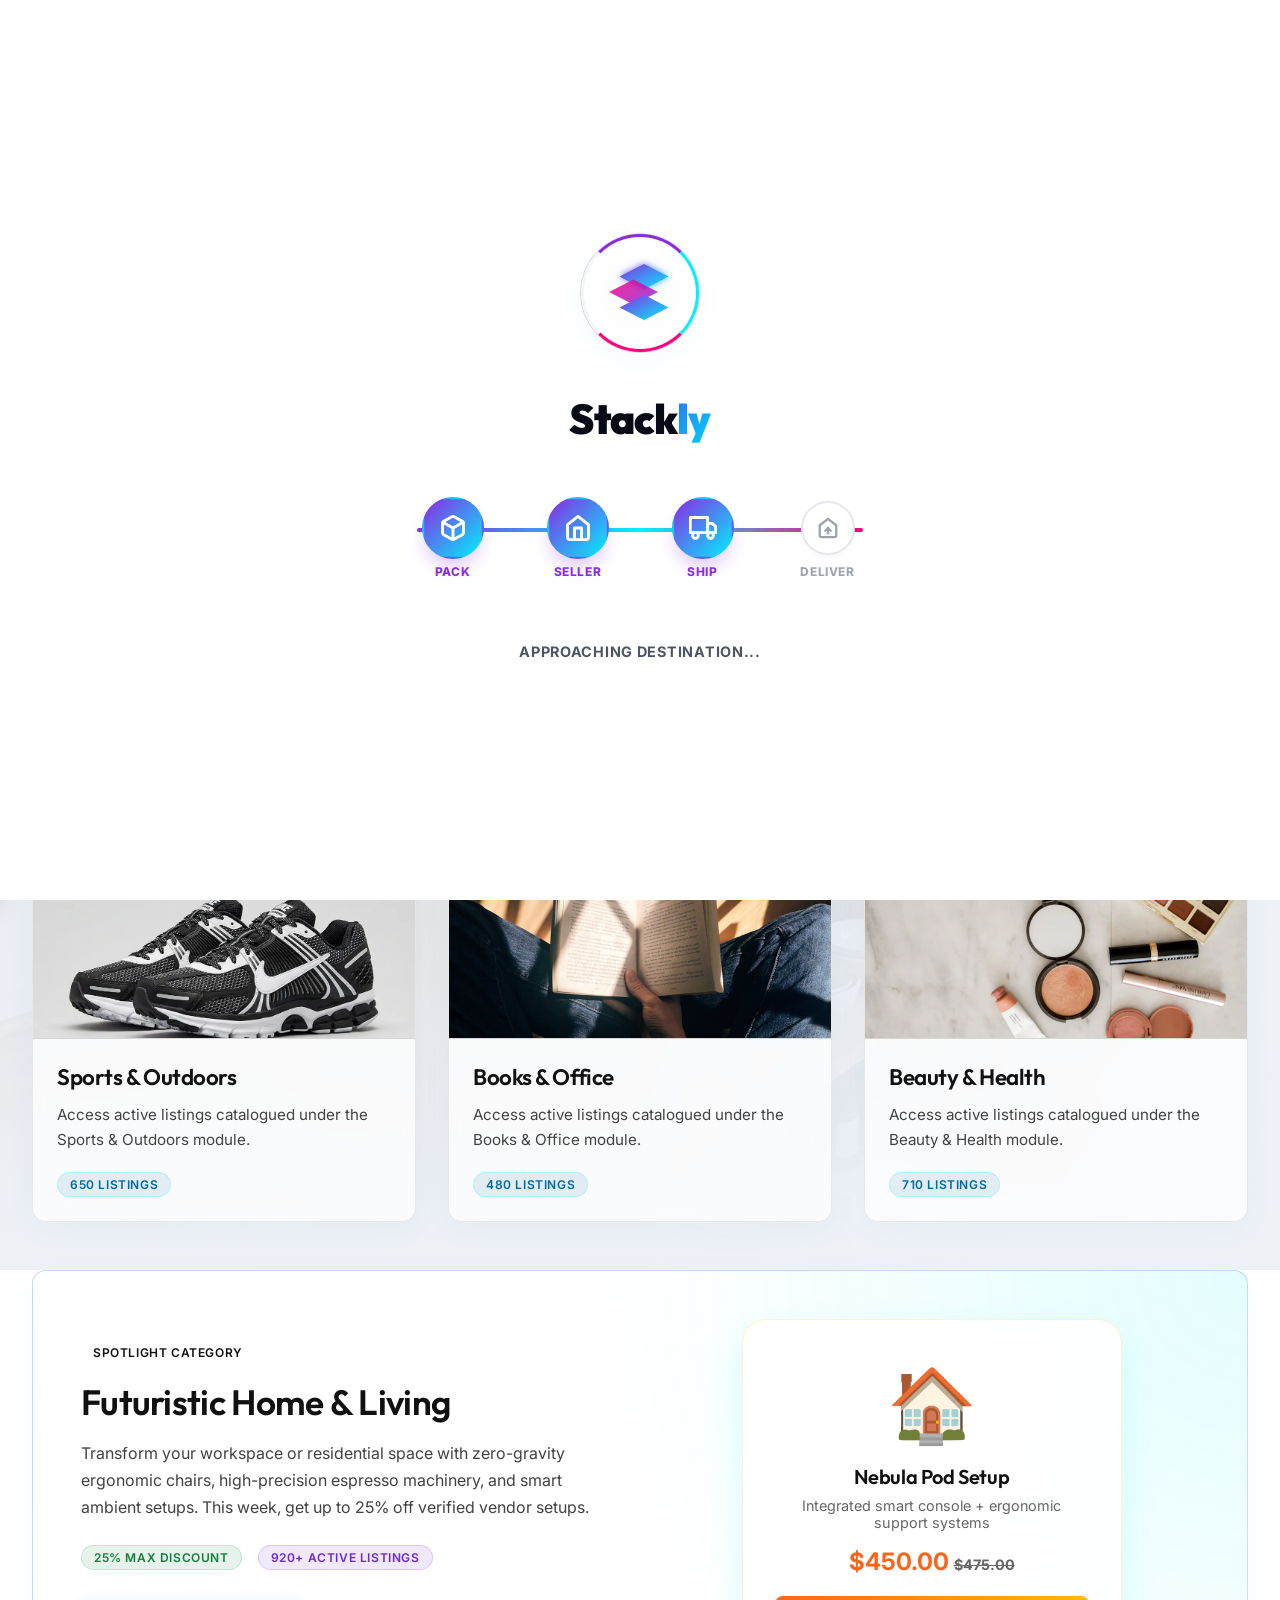
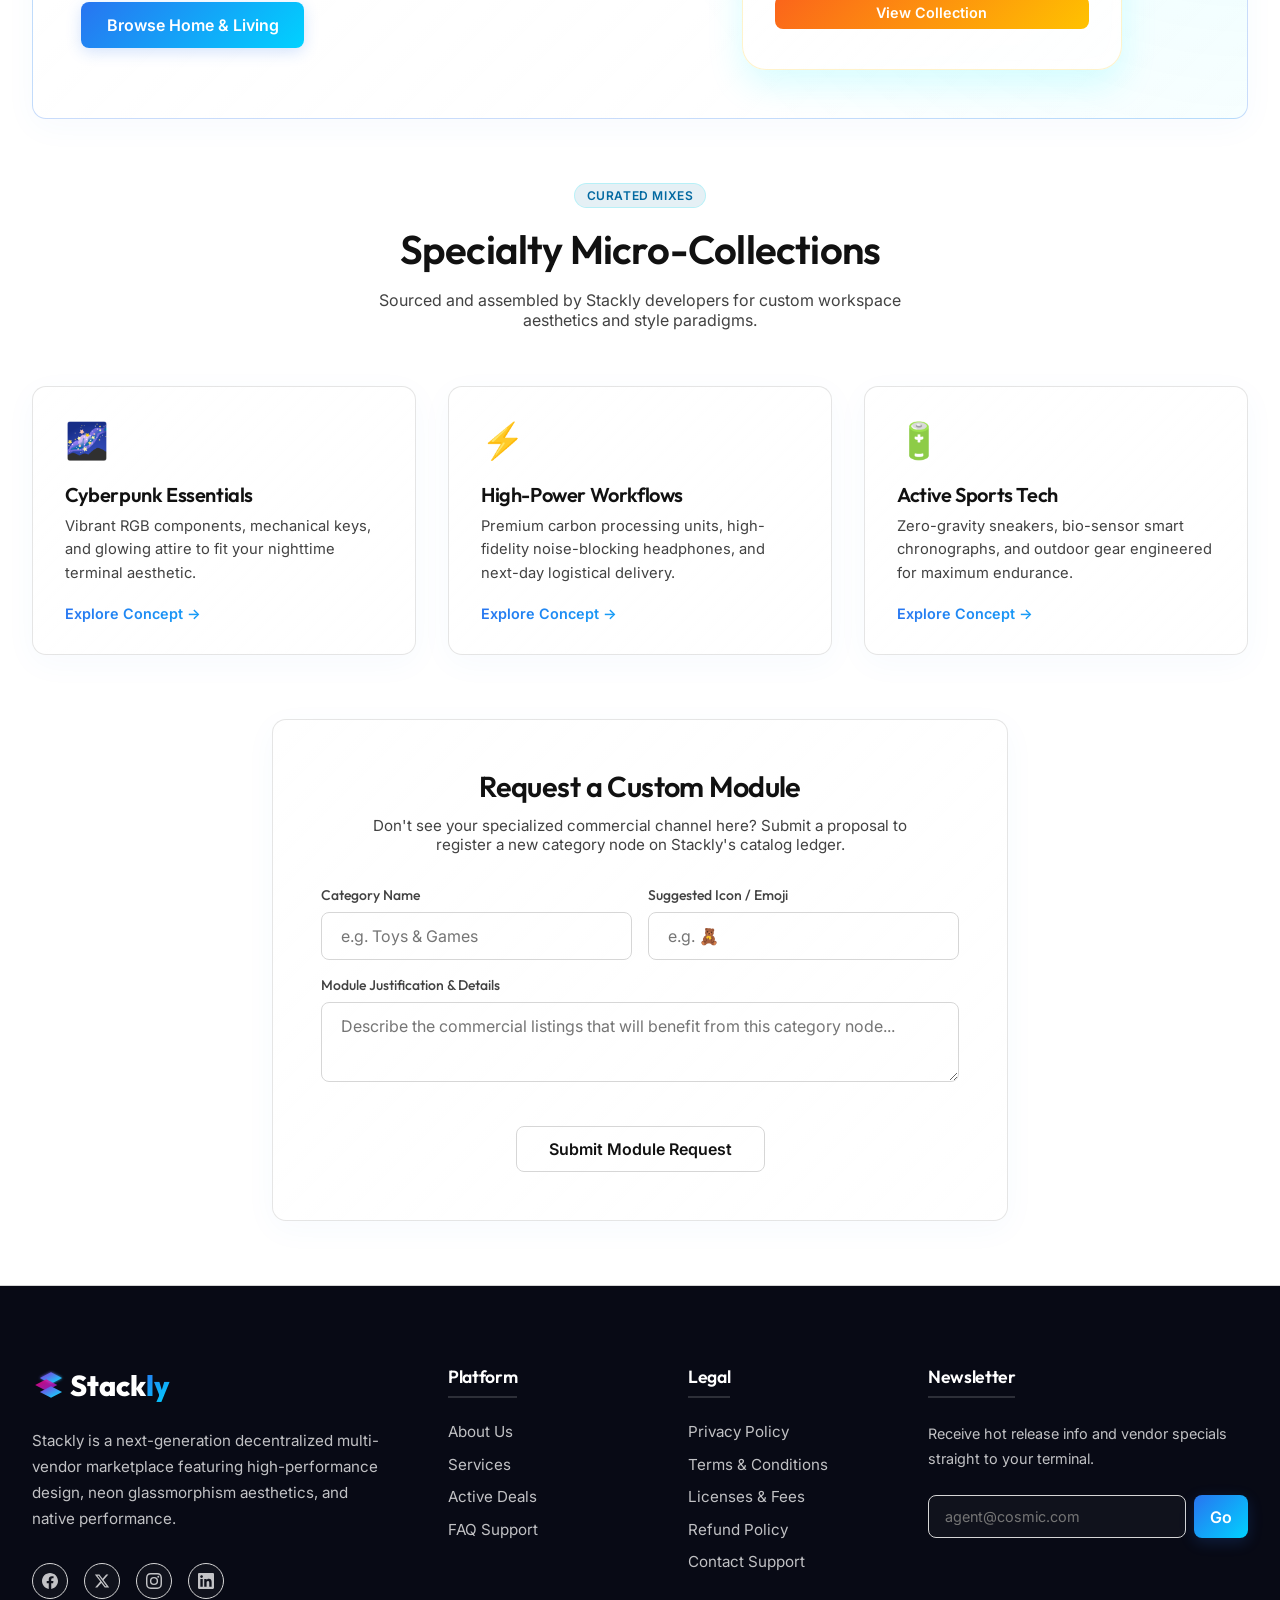
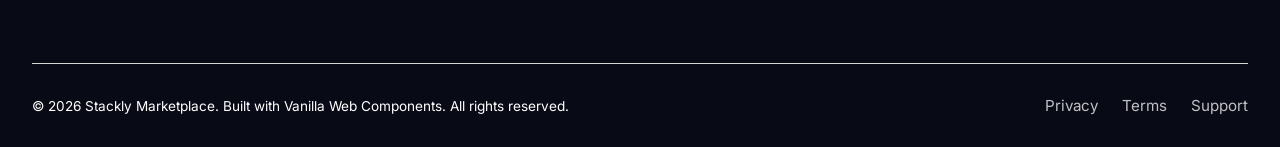
<file: pages/categories.html>
<!DOCTYPE html>
<html lang="en" data-theme="light">

<head>
  <meta charset="UTF-8">
  <meta name="viewport" content="width=device-width, initial-scale=1.0">
  <title>Categories - Stackly Marketplace</title>
  <link rel="stylesheet" href="../css/styles.css">
  <link rel="stylesheet" href="../css/animations.css">
  <style>
    /* Section background with categories_hero_bg.webp */
    .categories-section-with-bg {
      background: linear-gradient(180deg, rgba(238, 242, 247, 0.75) 0%, var(--bg-base) 100%), 
                  url('../assets/categories_hero_bg.webp') no-repeat center center;
      background-size: cover;
      background-attachment: fixed;
      padding-top: 4rem;
      padding-bottom: 4rem;
      position: relative;
    }
    
    [data-theme="dark"] .categories-section-with-bg {
      background: linear-gradient(180deg, rgba(7, 9, 19, 0.8) 0%, var(--bg-base) 100%), 
                  url('../assets/categories_hero_bg.webp') no-repeat center center;
      background-size: cover;
      background-attachment: fixed;
    }

    /* Category Cards styling with real images */
    .cat-grid-card {
      padding: 0 !important;
      overflow: hidden;
      cursor: pointer;
      display: flex;
      flex-direction: column;
      height: 100%;
      border-radius: var(--radius-md);
      transition: transform 0.4s cubic-bezier(0.16, 1, 0.3, 1), border-color 0.4s ease, box-shadow 0.4s ease;
      background: rgba(255, 255, 255, 0.75) !important;
      border: 1px solid rgba(0, 0, 0, 0.08) !important;
      position: relative;
    }
    [data-theme="dark"] .cat-grid-card {
      background: rgba(21, 26, 48, 0.5) !important;
      border: 1px solid rgba(255, 255, 255, 0.08) !important;
    }
    .cat-grid-card:hover {
      transform: translateY(-8px) scale(1.02);
      border-color: var(--primary);
      box-shadow: 0 20px 40px rgba(0, 240, 255, 0.15);
    }
    .cat-grid-image-wrapper {
      width: 100%;
      height: 200px;
      overflow: hidden;
      position: relative;
      background: var(--bg-surface-alt);
      border-bottom: 1px solid var(--border-color);
    }
    .cat-grid-card-img {
      width: 100%;
      height: 100%;
      object-fit: cover;
      transition: transform 0.6s cubic-bezier(0.16, 1, 0.3, 1);
    }
    .cat-grid-card:hover .cat-grid-card-img {
      transform: scale(1.1) rotate(1deg);
    }
    .cat-grid-card-details {
      padding: 1.5rem;
      text-align: left;
      display: flex;
      flex-direction: column;
      flex-grow: 1;
      gap: 0.5rem;
    }
    .cat-grid-card::before {
      content: '';
      position: absolute;
      inset: 0;
      border-radius: var(--radius-md);
      padding: 1px;
      background: linear-gradient(135deg, transparent, transparent);
      -webkit-mask: linear-gradient(#fff 0 0) content-box, linear-gradient(#fff 0 0);
      -webkit-mask-composite: xor;
      mask-composite: exclude;
      pointer-events: none;
      transition: background 0.3s ease;
    }
    .cat-grid-card:hover::before {
      background: var(--primary-gradient);
    }
    [data-theme="dark"] .cat-grid-card:hover::before {
      background: var(--accent-gradient);
    }
  </style>
</head>

<body>
  <stackly-loader></stackly-loader>
  <stackly-header></stackly-header>

  <main>
    <section class="section reveal-on-scroll categories-section-with-bg" style="padding-bottom: 3rem;">
      <div class="container">
        <div class="section-header fade-in">
          <span class="badge badge-primary" style="margin-bottom: 1rem;">DECENTRALIZED BROWSE</span>
          <h2>Explore Core Categories</h2>
          <p>Sift through catalog items grouped by specific platform channels.</p>
        </div>

        <div class="form-group fade-in" style="max-width: 500px; margin: 0 auto 3rem auto; position: relative;">
          <span
            style="position: absolute; left: 1.25rem; top: 50%; transform: translateY(-50%); font-size: 1.1rem; pointer-events: none;">🔍</span>
          <input type="text" id="category-search-input" class="form-input"
            placeholder="Search categories (e.g., Electronics, Fashion)..."
            style="padding-left: 3rem; border-radius: 50px;">
        </div>

        <div class="grid grid-3" id="categories-catalog-container">
          <!-- Populated by JS -->
        </div>
      </div>
    </section>

    <!-- Spotlight Category Banner Section -->
    <section class="reveal-on-scroll" style="padding-top: 0; padding-bottom: 4rem;">
      <div class="container">
        <div class="glass glass-card"
          style="padding: 3rem; background: radial-gradient(circle at top right, rgba(0, 240, 255, 0.1), transparent 50%), var(--card-gradient); border: 1px solid rgba(40, 116, 240, 0.25);">
          <div class="grid grid-2" style="align-items: center; gap: 3rem;">
            <div>
              <span class="badge badge-accent" style="margin-bottom: 1rem;">SPOTLIGHT CATEGORY</span>
              <h2 style="font-size: 2.2rem; font-family: var(--font-title); margin-bottom: 1rem;">Futuristic Home &
                Living</h2>
              <p style="color: var(--text-secondary); line-height: 1.7; margin-bottom: 1.5rem;">
                Transform your workspace or residential space with zero-gravity ergonomic chairs, high-precision
                espresso machinery, and smart ambient setups. This week, get up to 25% off verified vendor setups.
              </p>
              <div style="display: flex; gap: 1rem; align-items: center; margin-bottom: 2rem;">
                <span class="badge badge-success">25% Max Discount</span>
                <span class="badge badge-primary">920+ Active Listings</span>
              </div>
              <a href="products.html?category=home" class="btn btn-primary">Browse Home & Living</a>
            </div>
            <div style="position: relative; display: flex; justify-content: center; align-items: center;">
              <!-- Visual highlight -->
              <div class="glass"
                style="padding: 2.5rem 2rem; border-radius: var(--radius-lg); text-align: center; max-width: 380px; box-shadow: 0 15px 35px rgba(0,240,255,0.15); border: 1px solid rgba(255, 194, 0, 0.2); width: 100%;">
                <div
                  style="font-size: 4.5rem; margin-bottom: 1rem; animation: float 6s ease-in-out infinite; display: inline-block;">
                  🏠</div>
                <h3
                  style="font-size: 1.25rem; font-family: var(--font-title); margin-bottom: 0.5rem; color: var(--text-primary);">
                  Nebula Pod Setup</h3>
                <p style="font-size: 0.9rem; color: var(--text-muted); margin-bottom: 1rem;">Integrated smart console +
                  ergonomic support systems</p>
                <div style="font-weight: 700; font-size: 1.5rem; color: var(--accent); margin-bottom: 1.25rem;">$450.00
                  <span
                    style="font-size: 0.9rem; text-decoration: line-through; color: var(--text-muted);">$475.00</span>
                </div>
                <button class="btn btn-accent" onclick="window.location.href='products.html?category=home'"
                  style="padding: 0.5rem 1.2rem; font-size: 0.9rem; width: 100%;">View Collection</button>
              </div>
            </div>
          </div>
        </div>
      </div>
    </section>

    <!-- Curated Collections Section -->
    <section class="reveal-on-scroll"
      style="padding-top: 0; padding-bottom: 4rem; background: rgba(255, 255, 255, 0.01);">
      <div class="container">
        <div class="section-header">
          <span class="badge badge-secondary" style="margin-bottom: 1rem;">CURATED MIXES</span>
          <h2>Specialty Micro-Collections</h2>
          <p>Sourced and assembled by Stackly developers for custom workspace aesthetics and style paradigms.</p>
        </div>

        <div class="grid grid-3">
          <!-- Collection 1 -->
          <div class="glass glass-card" style="display: flex; flex-direction: column; gap: 1.25rem;">
            <div style="font-size: 2.2rem; color: var(--primary);">🌌</div>
            <div>
              <h3 style="font-size: 1.25rem; font-family: var(--font-title); margin-bottom: 0.5rem;">Cyberpunk
                Essentials</h3>
              <p style="color: var(--text-secondary); font-size: 0.92rem; line-height: 1.6;">
                Vibrant RGB components, mechanical keys, and glowing attire to fit your nighttime terminal aesthetic.
              </p>
            </div>
            <a href="products.html" class="text-gradient"
              style="font-size: 0.9rem; font-weight: 600; margin-top: auto; display: inline-flex; align-items: center; gap: 0.25rem;">
              Explore Concept →
            </a>
          </div>

          <!-- Collection 2 -->
          <div class="glass glass-card" style="display: flex; flex-direction: column; gap: 1.25rem;">
            <div style="font-size: 2.2rem; color: var(--secondary);">⚡</div>
            <div>
              <h3 style="font-size: 1.25rem; font-family: var(--font-title); margin-bottom: 0.5rem;">High-Power
                Workflows</h3>
              <p style="color: var(--text-secondary); font-size: 0.92rem; line-height: 1.6;">
                Premium carbon processing units, high-fidelity noise-blocking headphones, and next-day logistical
                delivery.
              </p>
            </div>
            <a href="products.html" class="text-gradient"
              style="font-size: 0.9rem; font-weight: 600; margin-top: auto; display: inline-flex; align-items: center; gap: 0.25rem;">
              Explore Concept →
            </a>
          </div>

          <!-- Collection 3 -->
          <div class="glass glass-card" style="display: flex; flex-direction: column; gap: 1.25rem;">
            <div style="font-size: 2.2rem; color: var(--accent);">🔋</div>
            <div>
              <h3 style="font-size: 1.25rem; font-family: var(--font-title); margin-bottom: 0.5rem;">Active Sports Tech
              </h3>
              <p style="color: var(--text-secondary); font-size: 0.92rem; line-height: 1.6;">
                Zero-gravity sneakers, bio-sensor smart chronographs, and outdoor gear engineered for maximum endurance.
              </p>
            </div>
            <a href="products.html" class="text-gradient"
              style="font-size: 0.9rem; font-weight: 600; margin-top: auto; display: inline-flex; align-items: center; gap: 0.25rem;">
              Explore Concept →
            </a>
          </div>
        </div>
      </div>
    </section>

    <!-- Request Category Module Section -->
    <section class="reveal-on-scroll" style="padding-top: 0; padding-bottom: 4rem;">
      <div class="container" style="max-width: 800px;">
        <div class="glass glass-card" style="padding: 3rem; text-align: center;">
          <h2 style="font-size: 1.8rem; font-family: var(--font-title); margin-bottom: 0.75rem;">Request a Custom Module
          </h2>
          <p
            style="color: var(--text-secondary); font-size: 0.95rem; margin-bottom: 2rem; max-width: 550px; margin-left: auto; margin-right: auto;">
            Don't see your specialized commercial channel here? Submit a proposal to register a new category node on
            Stackly's catalog ledger.
          </p>
          <form id="category-request-form" style="display: flex; flex-direction: column; gap: 1rem;"
            onsubmit="event.preventDefault(); handleCategoryRequest(this);">
            <div class="grid grid-2" style="gap: 1rem; text-align: left;">
              <div class="form-group" style="margin-bottom: 0;">
                <label class="form-label">Category Name</label>
                <input type="text" class="form-input" placeholder="e.g. Toys & Games" required>
              </div>
              <div class="form-group" style="margin-bottom: 0;">
                <label class="form-label">Suggested Icon / Emoji</label>
                <input type="text" class="form-input" placeholder="e.g. 🧸" required>
              </div>
            </div>
            <div class="form-group" style="text-align: left; margin-bottom: 1.5rem;">
              <label class="form-label">Module Justification & Details</label>
              <textarea class="form-input"
                placeholder="Describe the commercial listings that will benefit from this category node..." required
                style="min-height: 80px;"></textarea>
            </div>
            <button type="submit" class="btn btn-secondary" style="align-self: center; padding: 0.75rem 2rem;">Submit
              Module Request</button>
          </form>
          <div id="category-request-success"
            style="display: none; padding: 2rem 0; color: var(--success); text-align: center;">
            <div style="font-size: 3rem; margin-bottom: 0.5rem;">✓</div>
            <h3
              style="font-size: 1.25rem; font-family: var(--font-title); margin-bottom: 0.25rem; color: var(--success);">
              Proposal Node Registered!</h3>
            <p style="font-size: 0.9rem; color: var(--text-secondary);">Your request for "<span
                id="submitted-cat-name"></span>" has been cataloged. Stackly admins will review the entry soon.</p>
          </div>
        </div>
      </div>
    </section>
  </main>

  <stackly-footer></stackly-footer>

  <script src="../js/mockData.js"></script>
  <script src="../js/components.js"></script>
  <script src="../js/dashboard.js"></script>
  <script>
    document.addEventListener('DOMContentLoaded', () => {
      const db = window.StacklyDB;
      const container = document.getElementById('categories-catalog-container');

      const categoryImages = {
        electronics: 'assets/laptop.webp',
        fashion: 'assets/jacket.webp',
        home: 'assets/chair.webp',
        sports: 'assets/shoes.webp',
        books: 'assets/category_books.webp',
        beauty: 'assets/category_beauty.webp'
      };

      if (db && container) {
        container.innerHTML = db.getCategories().map(cat => {
          const catImg = adjustImagePath(categoryImages[cat.id] || 'assets/new_product.webp');
          return `
            <div class="glass glass-card cat-grid-card" onclick="window.location.href='products.html?category=${cat.id}'">
              <div class="cat-grid-image-wrapper">
                <img class="cat-grid-card-img" src="${catImg}" alt="${cat.name}">
              </div>
              <div class="cat-grid-card-details">
                <h3 style="font-size: 1.4rem; font-family: var(--font-title); font-weight: 600; margin-bottom: 0.25rem;">${cat.name}</h3>
                <p style="color: var(--text-secondary); font-size: 0.95rem; line-height: 1.6; margin-bottom: 0.75rem;">
                  Access active listings catalogued under the ${cat.name} module.
                </p>
                <div style="margin-top: auto;">
                  <span class="badge badge-secondary">${cat.count} Listings</span>
                </div>
              </div>
            </div>
          `;
        }).join('');
      }

      // Live search filter
      const searchInput = document.getElementById('category-search-input');
      if (searchInput && container) {
        searchInput.addEventListener('input', (e) => {
          const query = e.target.value.toLowerCase().trim();
          const cards = container.querySelectorAll('.cat-grid-card');
          cards.forEach(card => {
            const name = card.querySelector('h3').textContent.toLowerCase();
            const desc = card.querySelector('p').textContent.toLowerCase();
            if (name.includes(query) || desc.includes(query)) {
              card.style.display = '';
            } else {
              card.style.display = 'none';
            }
          });
        });
      }
    });

    function handleCategoryRequest(form) {
      const catName = form.querySelector('input[type="text"]').value;
      document.getElementById('category-request-form').style.display = 'none';
      document.getElementById('submitted-cat-name').innerText = catName;
      document.getElementById('category-request-success').style.display = 'block';
    }
  </script>
</body>

</html>
</file>
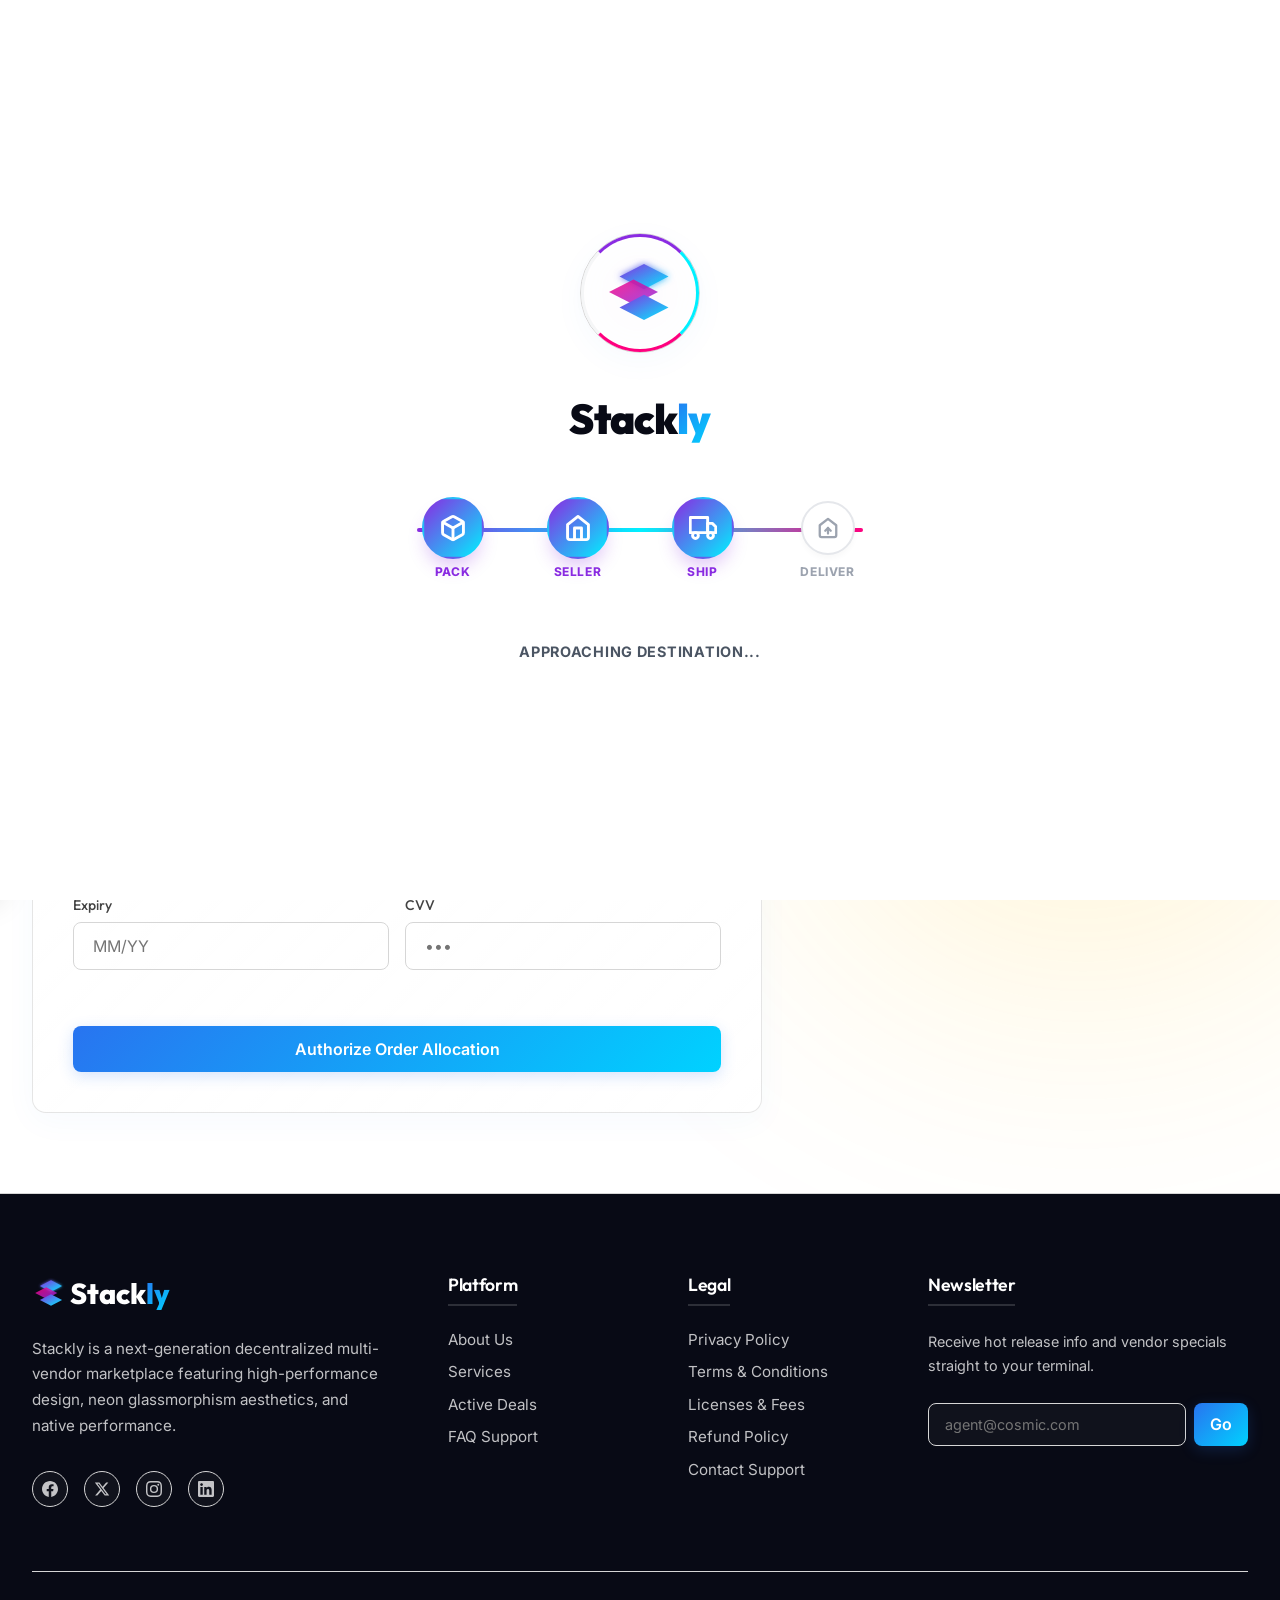
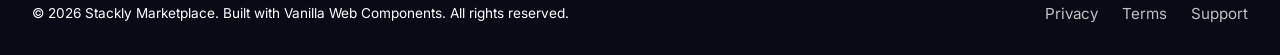
<file: pages/checkout.html>
<!DOCTYPE html>
<html lang="en" data-theme="light">
<head>
  <meta charset="UTF-8">
  <meta name="viewport" content="width=device-width, initial-scale=1.0">
  <title>Checkout - Stackly Marketplace</title>
  <link rel="stylesheet" href="../css/styles.css">
  <link rel="stylesheet" href="../css/animations.css">
  <style>
    .checkout-wrapper {
      padding: 5rem 0;
    }
    .checkout-grid {
      display: grid;
      grid-template-columns: 2fr 1.2fr;
      gap: 3rem;
    }
    .checkout-card {
      padding: 2.5rem;
    }
    @media (max-width: 992px) {
      .checkout-grid {
        grid-template-columns: 1fr;
      }
    }
  </style>
</head>
<body>
  <stackly-loader></stackly-loader>
  <stackly-header></stackly-header>

  <main class="checkout-wrapper">
    <div class="container">
      <div class="section-header">
        <h2>Secure Checkout Pipeline</h2>
        <p>Complete your shipping and payment configurations to allocate goods.</p>
      </div>

      <div class="checkout-grid">
        <!-- Forms -->
        <div class="glass glass-card checkout-card">
          <form id="checkoutForm">
            <!-- Shipping -->
            <h3 style="font-size:1.25rem; font-family:var(--font-title); font-weight:600; margin-bottom:1.5rem;">1. Shipping Coordinates</h3>
            
            <div class="form-group">
              <label class="form-label">Full Name</label>
              <input class="form-input" type="text" id="ship-name" required placeholder="Alex Mercer">
            </div>

            <div class="form-group">
              <label class="form-label">Delivery Address</label>
              <input class="form-input" type="text" id="ship-addr" required placeholder="42 Nebula Way, Suite B">
            </div>

            <div class="grid grid-2" style="gap:1rem;">
              <div class="form-group">
                <label class="form-label">City</label>
                <input class="form-input" type="text" id="ship-city" required placeholder="Cosmopolis">
              </div>
              <div class="form-group">
                <label class="form-label">Postal Code</label>
                <input class="form-input" type="text" id="ship-zip" required placeholder="10101">
              </div>
            </div>

            <div style="height:1px; background:var(--border-color); margin: 2rem 0;"></div>

            <!-- Billing -->
            <h3 style="font-size:1.25rem; font-family:var(--font-title); font-weight:600; margin-bottom:1.5rem;">2. Credit Card Billing</h3>

            <div class="form-group">
              <label class="form-label">Card Number</label>
              <input class="form-input" type="text" required placeholder="4000 1234 5678 9010" pattern="[0-9\\s]{13,19}">
            </div>

            <div class="grid grid-2" style="gap:1rem;">
              <div class="form-group">
                <label class="form-label">Expiry</label>
                <input class="form-input" type="text" required placeholder="MM/YY" pattern="(0[1-9]|1[0-2])\\/[0-9]{2}">
              </div>
              <div class="form-group">
                <label class="form-label">CVV</label>
                <input class="form-input" type="password" required placeholder="•••" pattern="[0-9]{3,4}">
              </div>
            </div>

            <button type="submit" class="btn btn-primary" style="width:100%; margin-top: 2rem;">Authorize Order Allocation</button>
          </form>
        </div>

        <!-- Order Summary side -->
        <div class="glass glass-card" style="padding: 2.5rem; height: fit-content; display:flex; flex-direction:column; gap:1.5rem;">
          <h3 style="font-size:1.2rem; font-family:var(--font-title); font-weight:600; border-bottom:1px solid var(--border-color); padding-bottom:1rem;">Final Review</h3>
          
          <div style="display:flex; justify-content:space-between; align-items:center;">
            <span style="color:var(--text-secondary);">Invoice total (incl. delivery & tax)</span>
            <span id="checkout-total-val" style="font-size:1.5rem; font-weight:700;" class="text-gradient">$0.00</span>
          </div>

          <p style="font-size:0.8rem; color:var(--text-muted); line-height:1.5;">
            By completing this transaction, you authorize Stackly nodes to reserve inventory stock from vendors and request delivery dispatch.
          </p>
        </div>
      </div>
    </div>
  </main>

  <stackly-footer></stackly-footer>

  <script src="../js/mockData.js"></script>
  <script src="../js/components.js"></script>
  <script src="../js/dashboard.js"></script>
  <script>
    document.addEventListener('DOMContentLoaded', () => {
      // Restore final total
      const total = localStorage.getItem('stackly_checkout_total') || '$0.00';
      document.getElementById('checkout-total-val').innerText = total;

      // Autofill if user logged in
      const user = JSON.parse(localStorage.getItem('stackly_currentUser'));
      if (user) {
        document.getElementById('ship-name').value = user.username;
      }
    });

    document.getElementById('checkoutForm').addEventListener('submit', (e) => {
      e.preventDefault();
      
      const db = window.StacklyDB;
      const cart = db.getCart();
      
      if (cart.length === 0) {
        alert('Cart is empty. Cannot process checkout.');
        return;
      }

      const totalValStr = document.getElementById('checkout-total-val').innerText;
      const totalNum = parseFloat(totalValStr.replace('$', ''));

      // Build Order items descriptions
      const itemsDesc = cart.map(i => `${i.quantity}x ${i.name.split(' ')[0]}`).join(', ');

      const newOrder = {
        id: 'STK-' + Math.floor(1000 + Math.random() * 9000),
        customer: document.getElementById('ship-name').value.trim(),
        date: new Date().toLocaleDateString('en-US', { month: 'short', day: 'numeric', year: 'numeric' }),
        total: totalNum,
        status: 'Paid',
        items: itemsDesc
      };

      // Push into database
      let orders = db.getOrders();
      orders.unshift(newOrder); // Add to top of list
      db.saveOrders(orders);

      // Clear cart
      db.clearCart();
      alert('Order Placed Successfully! Billing confirmed.');
      
      // Redirect to dashboard orders listing
      window.location.href = 'customer-dashboard.html?tab=orders';
    });
  </script>
</body>
</html>
</file>
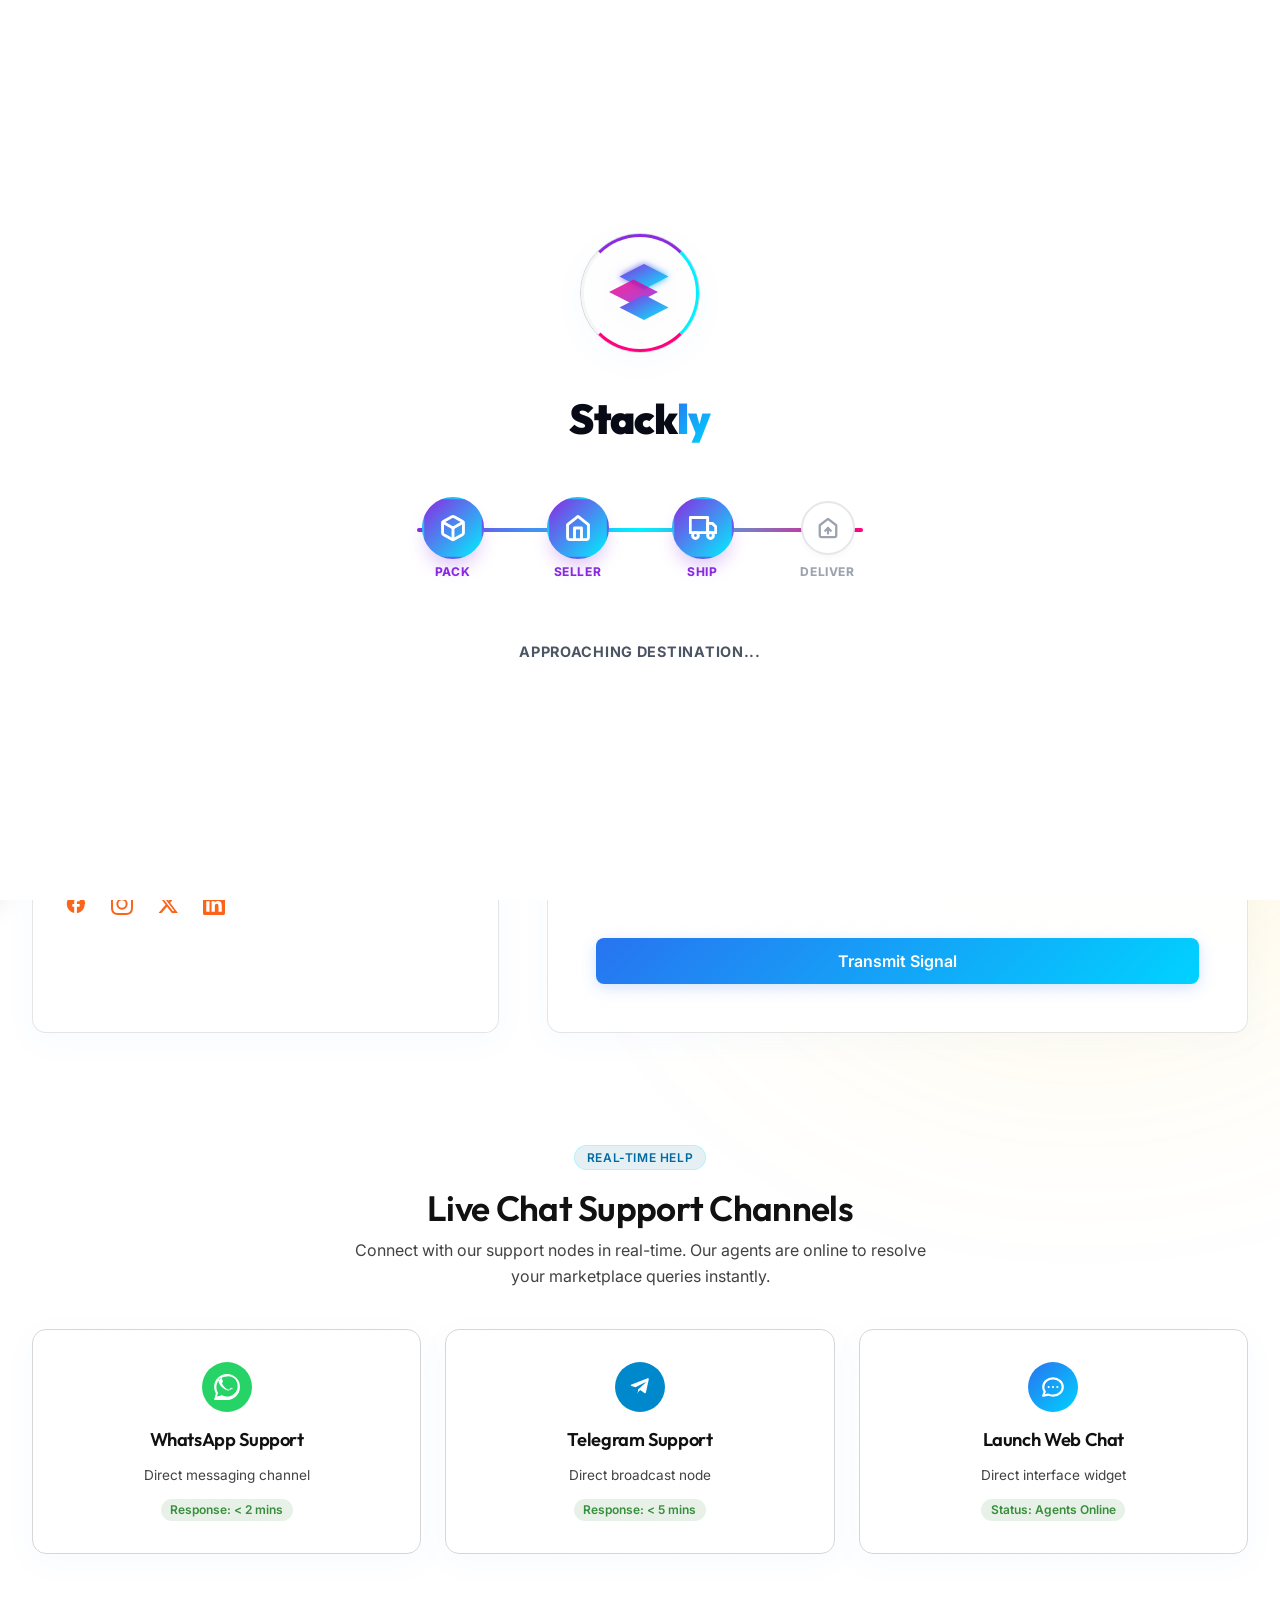
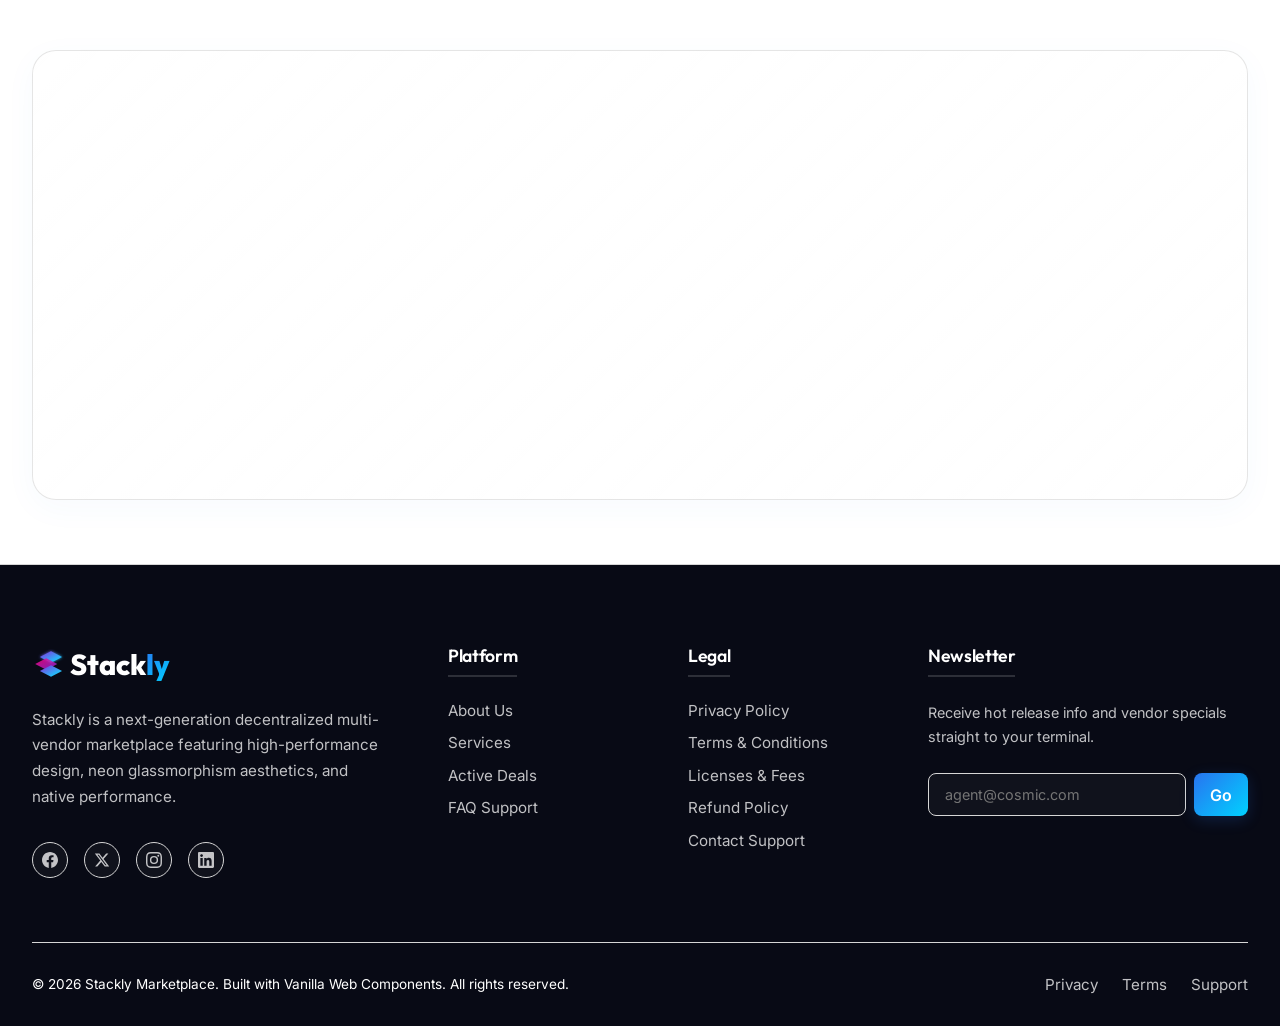
<file: pages/contact.html>
<!DOCTYPE html>
<html lang="en" data-theme="light">
<head>
  <meta charset="UTF-8">
  <meta name="viewport" content="width=device-width, initial-scale=1.0">
  <title>Contact Us - Stackly Marketplace</title>
  <link rel="stylesheet" href="../css/styles.css">
  <link rel="stylesheet" href="../css/animations.css">
  <style>
    .contact-hero {
      background: linear-gradient(180deg, rgba(238, 242, 247, 0.75) 0%, var(--bg-base) 100%), 
                  url('../assets/contact_bg.webp') no-repeat center center;
      background-size: cover;
      background-attachment: fixed;
      padding: 6rem 0;
      text-align: center;
      position: relative;
    }
    
    [data-theme="dark"] .contact-hero {
      background: linear-gradient(180deg, rgba(7, 9, 19, 0.8) 0%, var(--bg-base) 100%), 
                  url('../assets/contact_bg.webp') no-repeat center center;
      background-size: cover;
      background-attachment: fixed;
    }
    .contact-grid {
      display: grid;
      grid-template-columns: 1.2fr 1.8fr;
      gap: 3rem;
      align-items: stretch;
    }
    @media (max-width: 992px) {
      .contact-grid {
        grid-template-columns: 1fr;
      }
    }
    .contact-map-iframe {
      border: 0;
      border-radius: calc(var(--radius-lg) - 0.75rem);
      filter: grayscale(0.1) contrast(1.05);
      transition: filter 0.3s ease;
    }
    [data-theme="dark"] .contact-map-iframe {
      filter: grayscale(0.8) invert(0.9) contrast(1.2) !important;
    }

    /* Live Chat Support styling */
    .chat-channel-grid {
      display: grid;
      grid-template-columns: repeat(3, 1fr);
      gap: 1.5rem;
      margin-top: 2rem;
      margin-bottom: 2rem;
    }
    @media (max-width: 768px) {
      .chat-channel-grid {
        grid-template-columns: 1fr;
      }
    }
    .chat-card {
      display: flex;
      flex-direction: column;
      align-items: center;
      text-align: center;
      padding: 2rem;
      gap: 1rem;
      border: 1px solid var(--border-color);
      border-radius: var(--radius-md);
      transition: transform var(--transition-normal), border-color var(--transition-normal);
      cursor: pointer;
    }
    .chat-card:hover {
      transform: translateY(-5px);
      border-color: var(--primary);
    }
    .chat-card-icon {
      width: 50px;
      height: 50px;
      border-radius: 50%;
      display: flex;
      align-items: center;
      justify-content: center;
      color: #ffffff;
    }
    .chat-card-icon.whatsapp {
      background: #25d366;
    }
    .chat-card-icon.telegram {
      background: #0088cc;
    }
    .chat-card-icon.webchat {
      background: var(--primary-gradient);
    }
    .chat-badge {
      font-size: 0.75rem;
      padding: 0.2rem 0.6rem;
      border-radius: 50px;
      font-weight: 600;
    }
    .chat-badge.online {
      background: rgba(56, 142, 60, 0.12);
      color: #388e3c;
    }
    
    /* Simulated Live Web Chat Widget Window */
    .web-chat-widget {
      position: fixed;
      bottom: 2rem;
      right: 2rem;
      width: 350px;
      height: 450px;
      z-index: 10000;
      background: var(--bg-surface-opaque);
      border: 1px solid var(--border-color);
      border-radius: var(--radius-md);
      box-shadow: 0 10px 40px rgba(0,0,0,0.25);
      display: none;
      flex-direction: column;
      overflow: hidden;
      animation: slide-up var(--transition-normal) forwards;
      backdrop-filter: blur(16px);
      -webkit-backdrop-filter: blur(16px);
    }
    @keyframes slide-up {
      from { transform: translateY(100px); opacity: 0; }
      to { transform: translateY(0); opacity: 1; }
    }
    .chat-widget-header {
      background: var(--primary-gradient);
      color: #ffffff;
      padding: 1rem 1.25rem;
      display: flex;
      justify-content: space-between;
      align-items: center;
    }
    .chat-widget-body {
      flex-grow: 1;
      padding: 1.25rem;
      overflow-y: auto;
      display: flex;
      flex-direction: column;
      gap: 1rem;
      background: rgba(255, 255, 255, 0.02);
    }
    .chat-bubble {
      padding: 0.75rem 1rem;
      border-radius: 12px;
      max-width: 80%;
      font-size: 0.9rem;
      line-height: 1.4;
    }
    .chat-bubble.agent {
      background: var(--bg-base);
      color: var(--text-primary);
      align-self: flex-start;
      border-bottom-left-radius: 2px;
    }
    .chat-bubble.user {
      background: var(--primary);
      color: #ffffff;
      align-self: flex-end;
      border-bottom-right-radius: 2px;
    }
    .chat-widget-footer {
      display: flex;
      padding: 0.75rem;
      border-top: 1px solid var(--border-color);
      gap: 0.5rem;
      background: var(--bg-surface-alt);
    }
    .chat-widget-input {
      flex-grow: 1;
      background: rgba(255, 255, 255, 0.05);
      border: 1px solid var(--border-color);
      border-radius: var(--radius-sm);
      padding: 0.5rem 0.75rem;
      font-size: 0.9rem;
      color: var(--text-primary);
    }
    .chat-widget-input:focus {
      border-color: var(--primary);
    }
  </style>
</head>
<body>
  <stackly-loader></stackly-loader>
  <stackly-header></stackly-header>

  <main>
    <!-- Contact Hero Section -->
    <section class="contact-hero">
      <div class="container fade-in">
        <span class="badge badge-primary" style="margin-bottom: 1rem;">COMMUNICATIONS</span>
        <h1 style="font-size: 3rem; font-family: var(--font-title); margin-bottom: 1rem;">Connect with Stackly Nodes</h1>
        <p style="color: var(--text-secondary); max-width: 600px; margin: 0 auto; line-height: 1.6;">Request support coordinates, report malicious merchants, or enquire about custom vendor services.</p>
      </div>
    </section>

    <!-- Details and Form Section -->
    <section class="reveal-on-scroll" style="padding-top: 4rem;">
      <div class="container">

        <div class="contact-grid">
          <!-- Information Details -->
          <div class="glass glass-card" style="display:flex; flex-direction:column; gap:2rem; justify-content:center; padding:3rem 2rem; text-align:left;">
            <div>
              <h2 style="font-size: 1.8rem; font-family: var(--font-title); font-weight: 700; margin-bottom: 1.5rem; color: var(--text-primary);">Headquarters</h2>
              
              <div style="display: flex; flex-direction: column; gap: 1.25rem;">
                
                <!-- Address -->
                <div style="display: flex; align-items: flex-start; gap: 0.75rem;">
                  <span style="color: var(--primary); font-size: 1.2rem; margin-top: 2px; flex-shrink: 0;">
                    <svg xmlns="http://www.w3.org/2000/svg" fill="currentColor" viewBox="0 0 24 24" style="width: 20px; height: 20px;"><path d="M12 2C8.13 2 5 5.13 5 9c0 5.25 7 13 7 13s7-7.75 7-13c0-3.87-3.13-7-7-7zm0 9.5c-1.38 0-2.5-1.12-2.5-2.5s1.12-2.5 2.5-2.5 2.5 1.12 2.5 2.5-1.12 2.5-2.5 2.5z"/></svg>
                  </span>
                  <a href="https://maps.google.com/?q=Stackly+Clothing,+Chinna+Tirupathi,+Salem,+Tamil+Nadu+-+636008" target="_blank" style="color: var(--text-secondary); font-size: 1rem; line-height: 1.5; text-decoration: none;">
                    Stackly Clothing, Chinna Tirupathi, Salem, Tamil Nadu - 636008
                  </a>
                </div>

                <!-- Phone -->
                <div style="display: flex; align-items: center; gap: 0.75rem;">
                  <span style="color: var(--primary); font-size: 1.2rem; flex-shrink: 0;">
                    <svg xmlns="http://www.w3.org/2000/svg" fill="currentColor" viewBox="0 0 24 24" style="width: 20px; height: 20px;"><path d="M6.62 10.79c1.44 2.83 3.76 5.14 6.59 6.59l2.2-2.2c.27-.27.67-.36 1.02-.24 1.12.37 2.33.57 3.57.57.55 0 1 .45 1 1V20c0 .55-.45 1-1 1-9.39 0-17-7.61-17-17 0-.55.45-1 1-1h3.5c.55 0 1 .45 1 1 0 1.25.2 2.45.57 3.57.11.35.03.74-.25 1.02l-2.2 2.2z"/></svg>
                  </span>
                  <a href="tel:+919876543210" style="color: var(--text-secondary); font-size: 1rem; text-decoration: none;">
                    +91 9876543210
                  </a>
                </div>

                <!-- Email -->
                <div style="display: flex; align-items: center; gap: 0.75rem;">
                  <span style="color: var(--primary); font-size: 1.2rem; flex-shrink: 0;">
                    <svg xmlns="http://www.w3.org/2000/svg" fill="currentColor" viewBox="0 0 24 24" style="width: 20px; height: 20px;"><path d="M20 4H4c-1.1 0-1.99.9-1.99 2L2 18c0 1.1.9 2 2 2h16c1.1 0 2-.9 2-2V6c0-1.1-.9-2-2-2zm0 4l-8 5-8-5V6l8 5 8-5v2z"/></svg>
                  </span>
                  <a href="mailto:support@thestackly.com" style="color: var(--text-secondary); font-size: 1rem; text-decoration: none;">
                    support@thestackly.com
                  </a>
                </div>

                <!-- Timing -->
                <div style="display: flex; align-items: center; gap: 0.75rem;">
                  <span style="color: var(--primary); font-size: 1.2rem; flex-shrink: 0;">
                    <svg xmlns="http://www.w3.org/2000/svg" fill="currentColor" viewBox="0 0 24 24" style="width: 20px; height: 20px;"><path d="M11.99 2C6.47 2 2 6.48 2 12s4.47 10 9.99 10C17.52 22 22 17.52 22 12S17.52 2 11.99 2zM12 20c-4.42 0-8-3.58-8-8s3.58-8 8-8 8 3.58 8 8-3.58 8-8 8zm.5-13H11v6l5.25 3.15.75-1.23-4.5-2.67z"/></svg>
                  </span>
                  <span style="color: var(--text-secondary); font-size: 1rem;">
                    Mon - Fri: 9:30 AM - 6:30 PM
                  </span>
                </div>
              </div>

              <!-- Social Links -->
              <div style="display: flex; gap: 1.5rem; margin-top: 2rem;">
                <a href="https://facebook.com" target="_blank" style="color: #fb641b; transition: transform 0.2s;" onmouseover="this.style.transform='scale(1.15)'" onmouseout="this.style.transform='scale(1)'">
                  <svg xmlns="http://www.w3.org/2000/svg" width="22" height="22" fill="currentColor" viewBox="0 0 24 24"><path d="M22 12c0-5.52-4.48-10-10-10S2 6.48 2 12c0 4.84 3.44 8.87 8 9.8V15H8v-3h2V9.5C10 7.57 11.57 6 13.5 6H16v3h-2c-.55 0-1 .45-1 1v2h3v3h-3v6.95c4.8-.5 8.5-4.63 8.5-9.95z"/></svg>
                </a>
                <a href="https://instagram.com" target="_blank" style="color: #fb641b; transition: transform 0.2s;" onmouseover="this.style.transform='scale(1.15)'" onmouseout="this.style.transform='scale(1)'">
                  <svg xmlns="http://www.w3.org/2000/svg" width="22" height="22" fill="currentColor" viewBox="0 0 24 24"><path d="M12 2.163c3.204 0 3.584.012 4.85.07 3.252.148 4.771 1.691 4.919 4.919.058 1.265.069 1.645.069 4.849 0 3.205-.012 3.584-.069 4.849-.149 3.225-1.664 4.771-4.919 4.919-1.266.058-1.644.07-4.85.07-3.204 0-3.584-.012-4.849-.07-3.26-.149-4.771-1.699-4.919-4.92-.058-1.265-.07-1.644-.07-4.849 0-3.204.013-3.583.07-4.849.149-3.227 1.664-4.771 4.919-4.919 1.266-.057 1.645-.069 4.849-.069zM12 0C8.741 0 8.333.014 7.053.072 2.695.272.273 2.69.073 7.051.014 8.333 0 8.741 0 12c0 3.259.014 3.668.072 4.948.2 4.358 2.618 6.78 6.98 6.98 1.281.058 1.689.072 4.948.072 3.259 0 3.668-.014 4.948-.072 4.354-.2 6.782-2.618 6.979-6.98.059-1.28.073-1.689.073-4.948 0-3.259-.014-3.667-.072-4.947-.196-4.354-2.617-6.78-6.979-6.98C15.668.014 15.259 0 12 0zm0 5.838a6.162 6.162 0 1 0 0 12.324 6.162 6.162 0 0 0 0-12.324zM12 16a4 4 0 1 1 0-8 4 4 0 0 1 0 8zm6.406-11.845a1.44 1.44 0 1 0 0 2.881 1.44 1.44 0 0 0 0-2.881z"/></svg>
                </a>
                <a href="https://x.com" target="_blank" style="color: #fb641b; transition: transform 0.2s;" onmouseover="this.style.transform='scale(1.15)'" onmouseout="this.style.transform='scale(1)'">
                  <svg xmlns="http://www.w3.org/2000/svg" width="22" height="22" fill="currentColor" viewBox="0 0 24 24"><path d="M18.244 2.25h3.308l-7.227 8.26 8.502 11.24H16.17l-5.214-6.817L4.99 21.75H1.68l7.73-8.835L1.254 2.25H8.08l4.713 6.231zm-1.161 17.52h1.833L7.084 4.126H5.117z"/></svg>
                </a>
                <a href="https://linkedin.com" target="_blank" style="color: #fb641b; transition: transform 0.2s;" onmouseover="this.style.transform='scale(1.15)'" onmouseout="this.style.transform='scale(1)'">
                  <svg xmlns="http://www.w3.org/2000/svg" width="22" height="22" fill="currentColor" viewBox="0 0 24 24"><path d="M20.447 20.452h-3.554v-5.569c0-1.328-.027-3.037-1.852-3.037-1.853 0-2.136 1.445-2.136 2.939v5.667H9.351V9h3.414v1.561h.046c.477-.9 1.637-1.85 3.37-1.85 3.601 0 4.267 2.37 4.267 5.455v6.286zM5.337 7.433c-1.144 0-2.063-.926-2.063-2.065 0-1.138.92-2.063 2.063-2.063 1.14 0 2.064.925 2.064 2.063 0 1.139-.925 2.065-2.064 2.065zm1.782 13.019H3.555V9h3.564v11.452zM22.225 0H1.771C.792 0 0 .774 0 1.729v20.542C0 23.227.792 24 1.771 24h20.451C23.2 24 24 23.227 24 22.271V1.729C24 .774 23.2 0 22.222 0h.003z"/></svg>
                </a>
              </div>
            </div>
          </div>

          <!-- Forms -->
          <div class="glass glass-card" style="padding: 3rem;">
            <form id="contactForm">
              <div class="grid grid-3" style="gap:1rem;">
                <div class="form-group">
                  <label class="form-label">Client Name</label>
                  <input class="form-input" type="text" id="contactName" required placeholder="John Doe" pattern="^[A-Za-z\s]+$" title="Name should only contain alphabets and spaces.">
                  <span class="error-message" id="nameError" style="color: var(--danger); font-size: 0.8rem; margin-top: 0.35rem; display: none;">Digits are not allowed in the Name field.</span>
                </div>
                <div class="form-group">
                  <label class="form-label">Client Email</label>
                  <input class="form-input" type="email" id="contactEmail" required placeholder="john@doe.com">
                  <span class="error-message" id="emailError" style="color: var(--danger); font-size: 0.8rem; margin-top: 0.35rem; display: none;">Please enter a valid email address (e.g., name@domain.com).</span>
                </div>
                <div class="form-group">
                  <label class="form-label">Mobile Number</label>
                  <input class="form-input" type="tel" id="contactMobile" required placeholder="9876543210" pattern="^[0-9]+$" title="Mobile number should only contain digits.">
                  <span class="error-message" id="mobileError" style="color: var(--danger); font-size: 0.8rem; margin-top: 0.35rem; display: none;">Alphabets are not allowed in the Mobile Number field.</span>
                </div>
              </div>
              <div class="form-group">
                <label class="form-label">Signal Subject</label>
                <input class="form-input" type="text" required placeholder="Vendor node inquiry">
              </div>
              <div class="form-group">
                <label class="form-label">Message Payload</label>
                <textarea class="form-input" required placeholder="Type your support request message..."></textarea>
              </div>
              <button type="submit" class="btn btn-primary" style="width: 100%; margin-top: 1rem;">Transmit Signal</button>
            </form>
          </div>
        </div>
      </div>
    </section>

    <!-- Live Chat Support Section -->
    <section class="reveal-on-scroll" style="padding-top: 2rem; padding-bottom: 4rem;">
      <div class="container" style="text-align: center;">
        <span class="badge badge-secondary" style="margin-bottom: 1rem;">REAL-TIME HELP</span>
        <h2 style="font-size: 2.2rem; font-family: var(--font-title); margin-bottom: 0.5rem;">Live Chat Support Channels</h2>
        <p style="color: var(--text-secondary); max-width: 600px; margin: 0 auto 2.5rem auto; line-height: 1.6;">Connect with our support nodes in real-time. Our agents are online to resolve your marketplace queries instantly.</p>
        
        <div class="chat-channel-grid">
          <!-- WhatsApp Card -->
          <div class="glass chat-card" onclick="window.location.href='404.html'">
            <div class="chat-card-icon whatsapp">
              <svg xmlns="http://www.w3.org/2000/svg" width="26" height="26" fill="currentColor" viewBox="0 0 24 24"><path d="M.057 24l1.687-6.163c-1.041-1.804-1.588-3.849-1.587-5.946C.003 5.37 5.378 0 12.01 0a11.948 11.948 0 0 1 8.49 3.518 11.95 11.95 0 0 1 3.5 8.49c-.003 6.635-5.378 12.005-12.01 12.005-.2.001-.4.001-.6-.002L.057 24zm6.59-4.817c1.785 1.059 3.529 1.62 5.352 1.621 5.399 0 9.794-4.39 9.799-9.789.002-2.617-1.018-5.077-2.875-6.936A9.73 9.73 0 0 0 12.01 2.2c-5.4 0-9.8 4.4-9.802 9.801-.001 1.905.53 3.69 1.547 5.253l-.988 3.606 3.88-.977zm11.25-5.093c-.3-.15-1.77-.875-2.04-.975-.27-.1-.47-.15-.67.15-.2.3-.77.975-.95 1.175-.18.2-.35.225-.65.075-3.02-1.514-4.38-2.6-6.14-5.63-.23-.4-.06-.6.1-.75.125-.125.3-.35.45-.525.15-.175.2-.3.3-.5.1-.2.05-.375-.025-.525-.075-.15-.67-1.62-.92-2.225-.25-.6-.52-.515-.67-.515h-.57c-.2 0-.52.075-.8.375-.27.3-1.05 1.025-1.05 2.5s1.07 2.9 1.22 3.1c.15.2 2.1 3.21 5.1 4.5.714.307 1.272.49 1.707.63.715.227 1.365.195 1.88.12.57-.085 1.77-.725 2.02-1.39.25-.665.25-1.23.175-1.39-.08-.15-.27-.225-.57-.375z"/></svg>
            </div>
            <h3 style="font-weight:600; font-size:1.15rem;">WhatsApp Support</h3>
            <p style="font-size:0.85rem; color:var(--text-secondary);">Direct messaging channel</p>
            <span class="chat-badge online">Response: &lt; 2 mins</span>
          </div>

          <!-- Telegram Card -->
          <div class="glass chat-card" onclick="window.location.href='404.html'">
            <div class="chat-card-icon telegram">
              <svg xmlns="http://www.w3.org/2000/svg" width="24" height="24" fill="currentColor" viewBox="0 0 24 24"><path d="M9.78 18.65l.28-4.23 7.68-6.92c.34-.31-.07-.46-.52-.15L7.54 12.2l-4.1-1.3c-.89-.27-.91-.89.19-1.33L19.6 3.25c.74-.27 1.38.17 1.14 1.19l-2.73 12.87c-.2 1-.8 1.25-1.63.78l-4.17-3.07-2 1.93c-.23.23-.42.42-.87.42z"/></svg>
            </div>
            <h3 style="font-weight:600; font-size:1.15rem;">Telegram Support</h3>
            <p style="font-size:0.85rem; color:var(--text-secondary);">Direct broadcast node</p>
            <span class="chat-badge online">Response: &lt; 5 mins</span>
          </div>

          <!-- Live Web Chat Card -->
          <div class="glass chat-card" onclick="window.location.href='404.html'">
            <div class="chat-card-icon webchat">
              <svg xmlns="http://www.w3.org/2000/svg" fill="none" viewBox="0 0 24 24" stroke="currentColor" stroke-width="2" style="width: 26px; height: 26px;"><path stroke-linecap="round" stroke-linejoin="round" d="M8 12h.01M12 12h.01M16 12h.01M21 12c0 4.418-4.03 8-9 8a9.863 9.863 0 01-4.255-.949L3 20l1.395-3.72C3.512 15.042 3 13.574 3 12c0-4.418 4.03-8 9-8s9 3.582 9 8z"/></svg>
            </div>
            <h3 style="font-weight:600; font-size:1.15rem;">Launch Web Chat</h3>
            <p style="font-size:0.85rem; color:var(--text-secondary);">Direct interface widget</p>
            <span class="chat-badge online">Status: Agents Online</span>
          </div>
        </div>
      </div>
    </section>

    <!-- Interactive Google Map Section -->
    <section class="reveal-on-scroll" style="padding-top: 0; padding-bottom: 4rem;">
      <div class="container">
        <div class="glass glass-card" style="padding: 0.75rem; height: 450px; border-radius: var(--radius-lg); overflow: hidden; position: relative;">
          <iframe 
            src="https://maps.google.com/maps?q=Chinna+Tirupathi,+Salem,+Tamil+Nadu&t=&z=15&ie=UTF8&iwloc=&output=embed" 
            width="100%" 
            height="100%" 
            class="contact-map-iframe"
            allowfullscreen="" 
            loading="lazy" 
            referrerpolicy="no-referrer-when-downgrade">
          </iframe>
        </div>
      </div>
    </section>
  </main>

  <stackly-footer></stackly-footer>

  <!-- Simulated Web Chat Widget Markup -->
  <div class="web-chat-widget" id="webChatWidget">
    <div class="chat-widget-header">
      <div style="display:flex; align-items:center; gap:0.5rem;">
        <div style="width:10px; height:10px; background:#388e3c; border-radius:50%; box-shadow:0 0 8px #388e3c;"></div>
        <strong style="font-size:0.95rem;">Stackly Live Agent</strong>
      </div>
      <button onclick="toggleWebChat()" style="background:none; border:none; color:#ffffff; cursor:pointer; font-size:1.2rem; font-weight:700;">×</button>
    </div>
    <div class="chat-widget-body" id="chatWidgetBody">
      <div class="chat-bubble agent">
        Hello! Welcome to Stackly Live Support. How can we assist your query today?
      </div>
    </div>
    <div class="chat-widget-footer">
      <input type="text" placeholder="Type message..." class="chat-widget-input" id="chatWidgetInput" onkeypress="if(event.key === 'Enter') sendChatMessage()">
      <button class="btn btn-primary" onclick="sendChatMessage()" style="padding:0.5rem 1rem; border-radius:8px; font-size:0.85rem; box-shadow:none;">Send</button>
    </div>
  </div>

  <script>
    function toggleWebChat() {
      const widget = document.getElementById('webChatWidget');
      if (widget.style.display === 'flex') {
        widget.style.display = 'none';
      } else {
        widget.style.display = 'flex';
        const body = document.getElementById('chatWidgetBody');
        body.scrollTop = body.scrollHeight;
      }
    }

    function sendChatMessage() {
      const input = document.getElementById('chatWidgetInput');
      const text = input.value.trim();
      if (!text) return;

      const body = document.getElementById('chatWidgetBody');

      // Append user message
      const userBubble = document.createElement('div');
      userBubble.className = 'chat-bubble user';
      userBubble.innerText = text;
      body.appendChild(userBubble);

      input.value = '';
      body.scrollTop = body.scrollHeight;

      // Simulate agent response after 1 second
      setTimeout(() => {
        const agentBubble = document.createElement('div');
        agentBubble.className = 'chat-bubble agent';
        
        const responseText = getSimulatedAgentResponse(text);
        agentBubble.innerText = responseText;
        body.appendChild(agentBubble);
        body.scrollTop = body.scrollHeight;
      }, 1000);
    }

    function getSimulatedAgentResponse(text) {
      const query = text.toLowerCase();
      if (query.includes('hello') || query.includes('hi')) {
        return "Hi there! How can we assist you with our decentralized multi-vendor platform?";
      } else if (query.includes('refund') || query.includes('cancel')) {
        return "For refunds, please go to your Customer Dashboard -> My Orders tab and request cancellation. Alternatively, email support@thestackly.com.";
      } else if (query.includes('vendor') || query.includes('seller') || query.includes('shop')) {
        return "Interested in selling on Stackly? Register an account on our Register page, pick the 'Vendor' role option, and unlock store management deck!";
      } else if (query.includes('salem') || query.includes('address') || query.includes('where')) {
        return "Our headquarters are at Stackly Clothing, Chinna Tirupathi, Salem, Tamil Nadu - 636008. Please refer to the Google Map on the page.";
      } else {
        return "I have registered your signal. An agent at Salem Operations Center will review this shortly. Direct inbox: support@thestackly.com";
      }
    }

    // Input validations: show validation errors dynamically and block characters
    document.addEventListener('DOMContentLoaded', () => {
      const nameInput = document.getElementById('contactName');
      const emailInput = document.getElementById('contactEmail');
      const mobileInput = document.getElementById('contactMobile');
      const nameError = document.getElementById('nameError');
      const emailError = document.getElementById('emailError');
      const mobileError = document.getElementById('mobileError');
      const contactForm = document.getElementById('contactForm');

      let nameTimeout;
      if (nameInput && nameError) {
        nameInput.addEventListener('input', function() {
          // Check if value contains any digit (0-9)
          if (/\d/.test(this.value)) {
            nameError.style.display = 'block';
            // Strip the digits immediately
            this.value = this.value.replace(/[0-9]/g, '');
            
            // Keep error visible for 2.5s
            clearTimeout(nameTimeout);
            nameTimeout = setTimeout(() => {
              nameError.style.display = 'none';
            }, 2500);
          }
        });
      }

      let mobileTimeout;
      if (mobileInput && mobileError) {
        mobileInput.addEventListener('input', function() {
          // Check if value contains any alphabet (a-zA-Z)
          if (/[a-zA-Z]/.test(this.value)) {
            mobileError.style.display = 'block';
            // Strip the alphabets immediately
            this.value = this.value.replace(/[a-zA-Z]/g, '');
            
            // Keep error visible for 2.5s
            clearTimeout(mobileTimeout);
            mobileTimeout = setTimeout(() => {
              mobileError.style.display = 'none';
            }, 2500);
          }
        });
      }

      if (emailInput && emailError) {
        const emailRegex = /^[a-zA-Z0-9._%+-]+@[a-zA-Z0-9.-]+\.[a-zA-Z]{2,}$/;
        
        function validateEmail() {
          const value = emailInput.value;
          if (value === "") {
            emailError.style.display = 'none';
            return true;
          }
          // Only show validation error if length > 5 or includes '@'
          if (value.length > 5 || value.includes('@')) {
            if (!emailRegex.test(value)) {
              emailError.style.display = 'block';
              return false;
            } else {
              emailError.style.display = 'none';
              return true;
            }
          }
          emailError.style.display = 'none';
          return true;
        }

        emailInput.addEventListener('input', validateEmail);
        emailInput.addEventListener('blur', function() {
          // On blur, if it's not empty, validate strictly
          const value = this.value;
          if (value !== "" && !emailRegex.test(value)) {
            emailError.style.display = 'block';
          } else {
            emailError.style.display = 'none';
          }
        });
      }

      if (contactForm) {
        contactForm.addEventListener('submit', function(event) {
          event.preventDefault();
          
          // Double check email validation
          if (emailInput && emailError) {
            const emailRegex = /^[a-zA-Z0-9._%+-]+@[a-zA-Z0-9.-]+\.[a-zA-Z]{2,}$/;
            if (!emailRegex.test(emailInput.value)) {
              emailError.style.display = 'block';
              emailInput.focus();
              return;
            }
          }
          
          alert('Transmission completed. Support logs generated.');
          this.reset();
          if (nameError) nameError.style.display = 'none';
          if (emailError) emailError.style.display = 'none';
          if (mobileError) mobileError.style.display = 'none';
        });
      }
    });
  </script>

  <script src="../js/mockData.js"></script>
  <script src="../js/components.js"></script>
  <script src="../js/dashboard.js"></script>
</body>
</html>
</file>
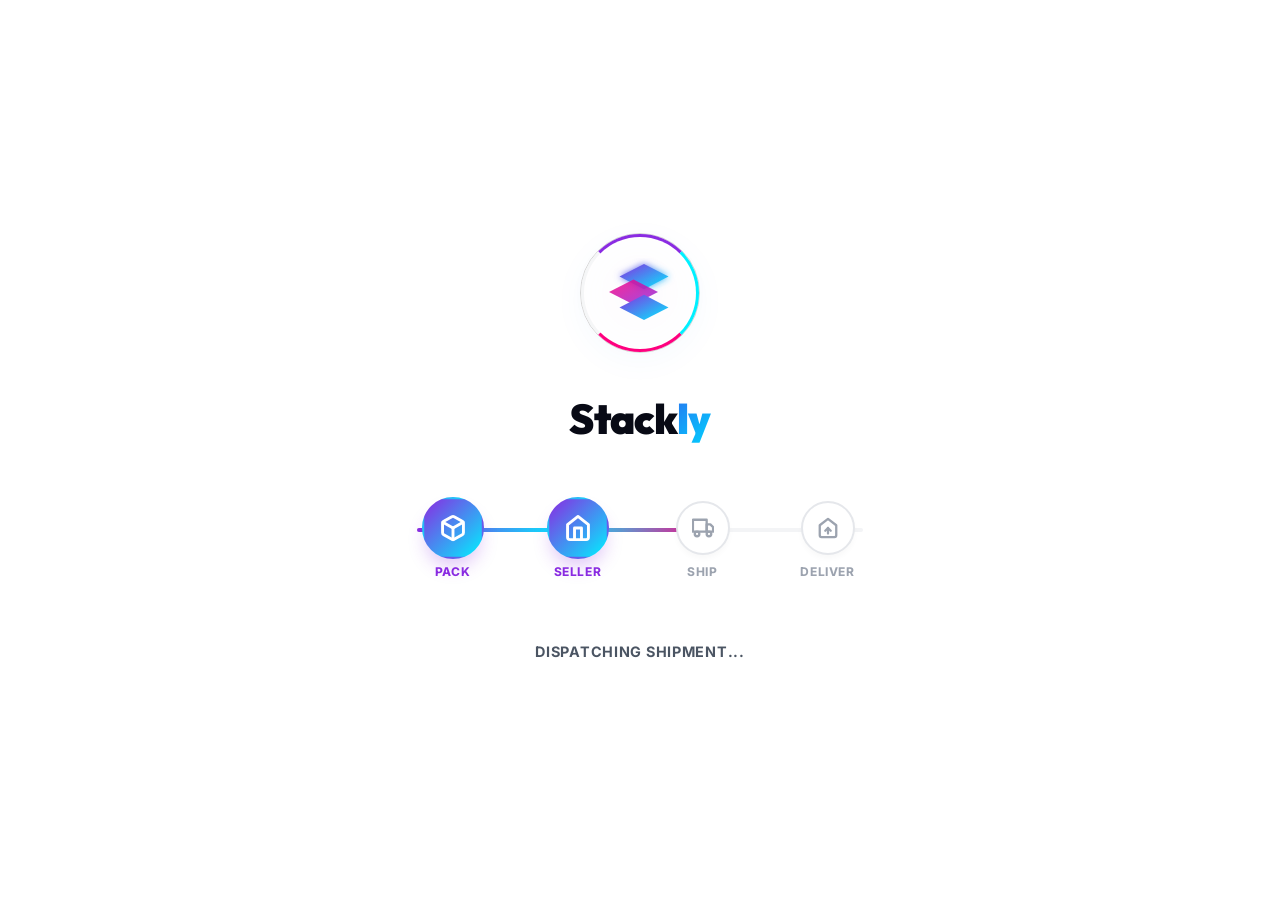
<file: pages/customer-dashboard.html>
<!DOCTYPE html>
<html lang="en" data-theme="light">
<head>
  <meta charset="UTF-8">
  <meta name="viewport" content="width=device-width, initial-scale=1.0">
  <title>Customer Dashboard - Stackly Marketplace</title>
  <link rel="stylesheet" href="../css/styles.css">
  <link rel="stylesheet" href="../css/animations.css">
  <link rel="stylesheet" href="../css/dashboard.css">
  <style>
    /* Consolidated layouts tab styling */
    .dashboard-tab-content {
      display: none;
    }
    
    /* Guest/No-sidebar overrides */
    .dashboard-wrapper.no-sidebar .sidebar {
      display: none !important;
    }
    .dashboard-wrapper.no-sidebar .dashboard-main {
      margin-left: 0 !important;
    }
    .dashboard-wrapper.no-sidebar #sidebarMobileToggle {
      display: none !important;
    }

    /* Cart layout styling */
    .cart-grid {
      display: grid;
      grid-template-columns: 2.2fr 1fr;
      gap: 2.5rem;
    }
    .cart-item-row {
      display: grid;
      grid-template-columns: 0.8fr 2fr 1.2fr 1.2fr 0.4fr;
      align-items: center;
      gap: 1.5rem;
      padding: 1.5rem;
      border-bottom: 1px solid var(--border-color);
    }
    .qty-controls {
      display: flex;
      align-items: center;
      gap: 0.5rem;
      background: rgba(255, 255, 255, 0.02);
      border: 1px solid var(--border-color);
      border-radius: var(--radius-sm);
      padding: 0.25rem 0.5rem;
      width: fit-content;
    }
    .qty-btn {
      width: 24px;
      height: 24px;
      border-radius: 4px;
      display: flex;
      align-items: center;
      justify-content: center;
      background: rgba(255, 255, 255, 0.03);
      cursor: pointer;
      color: var(--text-primary);
    }
    .qty-btn:hover {
      background: var(--primary);
      color: #ffffff;
    }
    .cart-summary {
      padding: 2.5rem;
      height: fit-content;
      display: flex;
      flex-direction: column;
      gap: 1.5rem;
    }
    .summary-row {
      display: flex;
      justify-content: space-between;
      align-items: center;
      font-size: 0.95rem;
    }
    @media (max-width: 992px) {
      .cart-grid {
        grid-template-columns: 1fr;
      }
    }
    @media (max-width: 640px) {
      .cart-item-row {
        grid-template-columns: 60px 1fr 1fr;
        grid-template-rows: auto auto;
        gap: 0.5rem 1rem;
        padding: 1rem 0.5rem;
        position: relative;
      }
      .cart-item-row > div:nth-child(1) {
        grid-row: span 2;
      }
      .cart-item-row > div:nth-child(2) {
        grid-column: span 2;
      }
      .cart-item-row .qty-controls {
        grid-column: 2;
        grid-row: 2;
        margin: 0;
      }
      .cart-item-row > div:nth-child(4) {
        grid-column: 3;
        grid-row: 2;
        text-align: right;
        align-self: center;
      }
      .cart-item-row > div:nth-child(5) {
        position: absolute;
        top: 0.75rem;
        right: 0.75rem;
      }
      .cart-summary {
        padding: 1.5rem;
      }
    }

    /* Wishlist product grid styling */
    .product-grid {
      display: grid;
      grid-template-columns: repeat(4, 1fr);
      gap: 1.5rem;
    }
    @media (max-width: 1200px) {
      .product-grid {
        grid-template-columns: repeat(3, 1fr);
      }
    }
    @media (max-width: 900px) {
      .product-grid {
        grid-template-columns: repeat(2, 1fr);
      }
    }
    @media (max-width: 550px) {
      .product-grid {
        grid-template-columns: repeat(1, 1fr);
      }
    }
    .product-card {
      display: flex;
      flex-direction: column;
      height: 100%;
    }
    .product-img-wrapper {
      position: relative;
      aspect-ratio: 1;
      border-radius: var(--radius-md) var(--radius-md) 0 0;
      overflow: hidden;
      background: var(--bg-surface-alt);
      display: flex;
      align-items: center;
      justify-content: center;
      padding: 0.5rem;
    }
    .product-img {
      max-width: 100%;
      max-height: 100%;
      object-fit: contain;
      transition: transform var(--transition-normal);
    }
    .product-card:hover .product-img {
      transform: scale(1.08);
    }
    .product-delete-btn {
      position: absolute;
      top: 1rem;
      right: 1rem;
      z-index: 5;
      background: rgba(239, 68, 68, 0.15);
      border-color: rgba(239, 68, 68, 0.3);
      color: #f87171;
    }
    .product-delete-btn:hover {
      background: rgba(239, 68, 68, 0.3);
      border-color: #ef4444;
      color: #ffffff;
    }
    .product-details {
      padding: 1.5rem;
      display: flex;
      flex-direction: column;
      flex-grow: 1;
      gap: 0.75rem;
    }
    .product-category {
      font-size: 0.75rem;
      color: var(--text-muted);
      text-transform: uppercase;
      letter-spacing: 0.05em;
    }
    .product-name {
      font-size: 1.15rem;
      font-weight: 600;
      line-height: 1.3;
      color: var(--text-primary);
    }
    .product-rating {
      display: flex;
      align-items: center;
      gap: 0.25rem;
      font-size: 0.85rem;
      color: #fbbf24;
    }
    .product-rating span {
      color: var(--text-muted);
      margin-left: 0.25rem;
    }
    .product-footer {
      display: flex;
      flex-direction: column;
      align-items: stretch;
      gap: 0.5rem;
      margin-top: auto;
      padding-top: 0.5rem;
    }
    .product-price {
      font-size: 1.25rem;
      font-weight: 700;
      font-family: var(--font-title);
    }
    .product-price del {
      font-size: 0.9rem;
      color: var(--text-muted);
      font-weight: 500;
      margin-left: 0.5rem;
    }

    /* Settings left-nav layouts */
    .settings-grid {
      display: grid;
      grid-template-columns: 1fr 2fr;
      gap: 2rem;
      align-items: start;
    }
    @media (max-width: 768px) {
      .settings-grid {
        grid-template-columns: 1fr;
      }
    }
    .settings-nav {
      display: flex;
      flex-direction: column;
      gap: 0.5rem;
    }
    .settings-nav-item {
      padding: 1rem 1.5rem;
      border-radius: var(--radius-sm);
      background: rgba(255, 255, 255, 0.02);
      border: 1px solid var(--border-color);
      cursor: pointer;
      font-weight: 500;
      color: var(--text-secondary);
      transition: all var(--transition-fast);
      display: flex;
      align-items: center;
      gap: 0.75rem;
    }
    .settings-nav-item:hover, .settings-nav-item.active {
      color: var(--text-primary);
      border-color: var(--primary);
    }
    .settings-nav-item.active {
      background: rgba(40, 116, 240, 0.05);
      border-color: var(--primary);
      color: var(--primary);
    }
    .settings-pane {
      display: none;
    }
    .settings-pane.active {
      display: block;
    }
    .toggle-row {
      display: flex;
      justify-content: space-between;
      align-items: center;
      padding: 1.25rem 0;
      border-bottom: 1px solid var(--border-color);
    }
    .toggle-row:last-child {
      border-bottom: none;
    }
    .switch {
      position: relative;
      display: inline-block;
      width: 50px;
      height: 26px;
    }
    .switch input {
      opacity: 0;
      width: 0;
      height: 0;
    }
    .slider {
      position: absolute;
      cursor: pointer;
      top: 0;
      left: 0;
      right: 0;
      bottom: 0;
      background-color: var(--border-color);
      transition: .4s;
      border-radius: 34px;
    }
    .slider:before {
      position: absolute;
      content: "";
      height: 18px;
      width: 18px;
      left: 4px;
      bottom: 4px;
      background-color: white;
      transition: .4s;
      border-radius: 50%;
    }
    input:checked + .slider {
      background-color: var(--primary);
    }
    input:checked + .slider:before {
      transform: translateX(24px);
    }
  </style>
</head>
<body>
  <!-- Loader -->
  <stackly-loader></stackly-loader>

  <!-- Route Access Guard check -->
  <script src="../js/mockData.js"></script>
  <script src="../js/auth.js"></script>
  <script>
    // Custom guard for customer dashboard allowing guests to access cart/wishlist tabs
    const currentUser = StacklyAuth.getCurrentUser();
    const urlParams = new URLSearchParams(window.location.search);
    const activeTab = urlParams.get('tab') || 'dashboard';

    if (!currentUser) {
      if (activeTab !== 'cart' && activeTab !== 'wishlist') {
        window.location.href = 'login.html';
      }
    } else if (currentUser.role !== 'customer') {
      if (currentUser.role === 'admin') window.location.href = 'admin-dashboard.html';
      else if (currentUser.role === 'vendor') window.location.href = 'vendor-dashboard.html';
    }
  </script>

  <div class="dashboard-wrapper">
    <!-- Sidebar -->
    <stackly-sidebar role="customer" active="dashboard"></stackly-sidebar>

    <!-- Content Deck -->
    <div class="dashboard-main">
      <!-- Topbar Navigation -->
      <stackly-dashboard-header search-placeholder="Search orders, catalog..."></stackly-dashboard-header>

      <!-- Main Dashboard Contents -->
      <div class="dashboard-content fade-in">
        
        <!-- ==================== TAB: DASHBOARD (OVERVIEW) ==================== -->
        <div class="dashboard-tab-content" id="tab-content-dashboard">
          <div class="dashboard-header">
            <div>
              <h1>User Deck</h1>
              <p>Welcome back, <span id="customer-user-name" style="font-weight: 700; color: var(--secondary);">Customer</span>.</p>
            </div>
            <div>
              <span class="badge badge-primary">Active Customer</span>
            </div>
          </div>

          <!-- 4 Stats Cards -->
          <div class="stats-grid">
            <div class="glass glass-card stat-card" style="cursor: pointer;" onclick="switchToTab('cart')">
              <div class="stat-info">
                <span class="stat-title">Cart Contents</span>
                <span class="stat-value" id="stat-cart-count">0</span>
                <span class="stat-change up" style="color: var(--secondary);">
                  Pending checkout
                </span>
              </div>
              <div class="stat-icon">
                <svg xmlns="http://www.w3.org/2000/svg" fill="none" viewBox="0 0 24 24" stroke="currentColor" stroke-width="2" style="width: 26px; height: 26px;"><path stroke-linecap="round" stroke-linejoin="round" d="M3 3h2l.4 2M7 13h10l4-8H5.4M7 13L5.4 5M7 13l-2.293 2.293c-.63.63-.184 1.707.707 1.707H17m0 0a2 2 0 100 4 2 2 0 000-4zm-8 2a2 2 0 11-4 0 2 2 0 014 0z"/></svg>
              </div>
            </div>

            <div class="glass glass-card stat-card" style="cursor: pointer;" onclick="switchToTab('wishlist')">
              <div class="stat-info">
                <span class="stat-title">My Wishlist</span>
                <span class="stat-value" id="stat-wishlist-count">0</span>
                <span class="stat-change up" style="color: var(--secondary);">
                  Saved future goods
                </span>
              </div>
              <div class="stat-icon">
                <svg xmlns="http://www.w3.org/2000/svg" fill="none" viewBox="0 0 24 24" stroke="currentColor" stroke-width="2" style="width: 26px; height: 26px;"><path stroke-linecap="round" stroke-linejoin="round" d="M4.318 6.318a4.5 4.5 0 000 6.364L12 20.364l7.682-7.682a4.5 4.5 0 00-6.364-6.364L12 7.636l-1.318-1.318a4.5 4.5 0 00-6.364 0z"/></svg>
              </div>
            </div>

            <div class="glass glass-card stat-card" style="cursor: pointer;" onclick="switchToTab('orders')">
              <div class="stat-info">
                <span class="stat-title">Orders Processed</span>
                <span class="stat-value" id="stat-orders-count">3</span>
                <span class="stat-change up" style="color: var(--success);">
                  All delivered
                </span>
              </div>
              <div class="stat-icon">
                <svg xmlns="http://www.w3.org/2000/svg" fill="none" viewBox="0 0 24 24" stroke="currentColor" stroke-width="2" style="width: 26px; height: 26px;"><path stroke-linecap="round" stroke-linejoin="round" d="M9 5H7a2 2 0 00-2 2v12a2 2 0 002 2h10a2 2 0 002-2V7a2 2 0 00-2-2h-2M9 5a2 2 0 002 2h2a2 2 0 002-2M9 5a2 2 0 012-2h2a2 2 0 012 2m-3 7h3m-3 4h3m-6-4h.01M9 16h.01"/></svg>
              </div>
            </div>

            <div class="glass glass-card stat-card">
              <div class="stat-info">
                <span class="stat-title">Active Coupons</span>
                <span class="stat-value">2</span>
                <span class="stat-change up" style="color: var(--secondary);">
                  5% and 10% stack deals
                </span>
              </div>
              <div class="stat-icon" style="color: var(--accent);">
                <svg xmlns="http://www.w3.org/2000/svg" fill="none" viewBox="0 0 24 24" stroke="currentColor" stroke-width="2" style="width: 26px; height: 26px;"><path stroke-linecap="round" stroke-linejoin="round" d="M7 7h.01M6 20h12a2 2 0 002-2V6a2 2 0 00-2-2H6a2 2 0 00-2 2v12a2 2 0 002 2zM9 16H9m3 0H12m3 0H15M9 12H9m3 0H12m3 0H15M9 8H9m3 0H12m3 0H15"/></svg>
              </div>
            </div>
          </div>

          <!-- Expense and Orders Placed Chart Grid -->
          <div class="charts-grid">
            <div class="glass glass-card chart-card">
              <div class="chart-header">
                <span class="chart-title">Expense Summary ($)</span>
                <span class="badge badge-secondary">Weekly Spend</span>
              </div>
              <div class="chart-container" id="customerLineChart">
                <!-- Rendered by dashboard.js -->
              </div>
            </div>

            <div class="glass glass-card chart-card">
              <div class="chart-header">
                <span class="chart-title">Orders Distribution</span>
                <span class="badge badge-primary">Vendor Breakdown</span>
              </div>
              <div class="chart-container" id="customerBarChart">
                <!-- Rendered by dashboard.js -->
              </div>
            </div>
          </div>

          <!-- Recent Customer Orders Table -->
          <div class="glass glass-card table-card">
            <div class="table-header">
              <h3 style="font-size: 1.25rem; font-family: var(--font-title); font-weight: 600;">Recent Order Shipments</h3>
              <button onclick="switchToTab('orders')" class="btn btn-secondary" style="padding: 0.5rem 1rem; font-size: 0.85rem;">Track All Orders</button>
            </div>
            <div class="table-wrapper">
              <table>
                <thead>
                  <tr>
                    <th>Order Node ID</th>
                    <th>Timestamp</th>
                    <th>Invoice Total</th>
                    <th>Delivery Status</th>
                    <th>Items details</th>
                  </tr>
                </thead>
                <tbody id="customer-orders-table-body">
                  <!-- Populated dynamically -->
                </tbody>
              </table>
            </div>
          </div>
        </div>

        <!-- ==================== TAB: ORDERS (MY ORDERS) ==================== -->
        <div class="dashboard-tab-content" id="tab-content-orders">
          <div class="dashboard-header">
            <div>
              <h1>Orders Ledger</h1>
              <p id="orders-deck-desc">Manage verified order channels.</p>
            </div>
          </div>

          <div class="glass glass-card table-card">
            <div class="table-wrapper">
              <table>
                <thead>
                  <tr>
                    <th>Order Node ID</th>
                    <th>Client Customer</th>
                    <th>Timestamp</th>
                    <th>Invoice Total</th>
                    <th>Delivery Status</th>
                    <th>Allocated Units</th>
                    <th>Actions</th>
                  </tr>
                </thead>
                <tbody id="orders-ledger-table-body">
                  <!-- JS -->
                </tbody>
              </table>
            </div>
          </div>
        </div>

        <!-- ==================== TAB: WISHLIST ==================== -->
        <div class="dashboard-tab-content" id="tab-content-wishlist">
          <div class="dashboard-header">
            <div>
              <h2>My Saved Wishlist</h2>
              <p>Review items you saved for future checkout and add them to your cart instantly.</p>
            </div>
          </div>

          <div class="product-grid" id="wishlist-container">
            <!-- Rendered dynamically -->
          </div>
        </div>

        <!-- ==================== TAB: CART ==================== -->
        <div class="dashboard-tab-content" id="tab-content-cart">
          <div class="dashboard-header">
            <div>
              <h2>My Cart Deck</h2>
              <p>Review items compiled for check-out verification.</p>
            </div>
          </div>

          <div class="cart-grid">
            <!-- Cart Items List -->
            <div class="glass glass-card" style="padding: 1rem 0;">
              <div id="cart-items-container">
                <!-- Populated by JS -->
              </div>
            </div>

            <!-- Summary Widget -->
            <div class="glass glass-card cart-summary">
              <h3 style="font-size: 1.25rem; font-family: var(--font-title); font-weight: 600; border-bottom: 1px solid var(--border-color); padding-bottom: 1rem;">Summary</h3>
              
              <div class="summary-row">
                <span style="color:var(--text-secondary);">Subtotal</span>
                <span id="cart-subtotal">$0.00</span>
              </div>
              <div class="summary-row">
                <span style="color:var(--text-secondary);">Tax Rate (8%)</span>
                <span id="cart-tax">$0.00</span>
              </div>
              <div class="summary-row" style="border-bottom: 1px solid var(--border-color); padding-bottom: 1rem;">
                <span style="color:var(--text-secondary);">Drone Delivery</span>
                <span id="cart-shipping">$0.00</span>
              </div>

              <!-- Promo Coupon -->
              <div style="display:flex; gap: 0.5rem;">
                <input class="form-input" type="text" id="promo-code" placeholder="STACKLY5" style="padding: 0.5rem 0.8rem; font-size: 0.85rem;">
                <button onclick="applyPromo()" class="btn btn-secondary" style="padding: 0.5rem 1rem; font-size: 0.85rem; flex-shrink: 0;">Apply</button>
              </div>
              <div id="promo-status" style="font-size:0.8rem; display:none; font-weight:600;"></div>

              <div class="summary-row" style="font-size: 1.25rem; font-weight: 700; font-family: var(--font-title);">
                <span>Total Cost</span>
                <span id="cart-total" class="text-gradient">$0.00</span>
              </div>

              <button onclick="proceedToCheckout()" class="btn btn-primary" style="width:100%; margin-top: 1rem;">Proceed to Checkout</button>
            </div>
          </div>
        </div>

        <!-- ==================== TAB: PROFILE ==================== -->
        <div class="dashboard-tab-content" id="tab-content-profile" style="max-width: 600px;">
          <div class="dashboard-header">
            <div>
              <h1>Profile Configuration</h1>
              <p>Modify credentials and operational tokens.</p>
            </div>
          </div>

          <div class="glass glass-card" style="padding: 3rem 2rem;">
            <form id="profileForm">
              <div class="form-group">
                <label class="form-label">Client Username</label>
                <input class="form-input" type="text" id="prof-username" required>
              </div>
              <div class="form-group">
                <label class="form-label">Client Email Coordinate (Non-modifiable)</label>
                <input class="form-input" type="email" id="prof-email" disabled style="opacity:0.6; cursor:not-allowed;">
              </div>
              <div class="form-group">
                <label class="form-label">System Role Badge</label>
                <input class="form-input" type="text" id="prof-role" disabled style="opacity:0.6; cursor:not-allowed; text-transform:capitalize;">
              </div>
              <button type="submit" class="btn btn-primary" style="width: 100%; margin-top: 1rem;">Save Profile Settings</button>
            </form>
          </div>
        </div>

        <!-- ==================== TAB: NOTIFICATIONS ==================== -->
        <div class="dashboard-tab-content" id="tab-content-notifications">
          <div class="dashboard-header">
            <div>
              <h1>Signals Inbox</h1>
              <p>Recent platform alerts allocated to your credentials.</p>
            </div>
          </div>

          <div class="glass glass-card" style="padding: 1.5rem 0;">
            <div id="notifications-detail-list">
              <!-- JS -->
            </div>
          </div>
        </div>

        <!-- ==================== TAB: REVIEWS ==================== -->
        <div class="dashboard-tab-content" id="tab-content-reviews">
          <div class="dashboard-header">
            <div>
              <h1>My Reviews Registry</h1>
              <p>Manage the evaluation metrics and ratings you posted to catalog merchants.</p>
            </div>
          </div>

          <!-- Feedback Metrics Deck -->
          <div style="display:grid; grid-template-columns: repeat(auto-fit, minmax(280px, 1fr)); gap:2rem; margin-bottom:2rem;">
            <!-- Score Card -->
            <div class="glass glass-card" style="padding: 2rem; display:flex; align-items:center; gap:2rem;">
              <div style="text-align: center;">
                <div style="font-size: 3.5rem; font-weight: 800; font-family: var(--font-title); color: #fbbf24; line-height:1;">4.7</div>
                <div style="font-size: 0.85rem; color: var(--text-muted); text-transform: uppercase; font-weight: 700; margin-top:0.5rem;">Average Rating</div>
              </div>
              <div style="width: 1px; background: var(--border-color); height: 80px;"></div>
              <div>
                <div style="color: #fbbf24; font-size: 1.25rem;">★★★★★</div>
                <div style="font-size: 0.9rem; color: var(--text-secondary); margin-top: 0.25rem;">4 verified node ratings</div>
              </div>
            </div>

            <!-- Distribution Card -->
            <div class="glass glass-card" style="padding: 2rem; display: flex; flex-direction: column; justify-content: center;">
              <div class="rating-bars">
                <div class="rating-bar-row">
                  <span style="width: 40px; font-weight:700;">5 Star</span>
                  <div class="rating-progress-bg"><div class="rating-progress-fill" style="width: 75%;"></div></div>
                  <span style="width: 30px; text-align:right; color:var(--text-muted);">75%</span>
                </div>
                <div class="rating-bar-row">
                  <span style="width: 40px; font-weight:700;">4 Star</span>
                  <div class="rating-progress-bg"><div class="rating-progress-fill" style="width: 25%;"></div></div>
                  <span style="width: 30px; text-align:right; color:var(--text-muted);">25%</span>
                </div>
                <div class="rating-bar-row">
                  <span style="width: 40px; font-weight:700;">3 Star</span>
                  <div class="rating-progress-bg"><div class="rating-progress-fill" style="width: 0%;"></div></div>
                  <span style="width: 30px; text-align:right; color:var(--text-muted);">0%</span>
                </div>
              </div>
            </div>
          </div>

          <!-- Table Card -->
          <div class="glass glass-card table-card">
            <div class="table-header">
              <h3 style="font-size: 1.25rem; font-family: var(--font-title); font-weight: 600;">Posted Reviews List</h3>
              <span class="badge badge-primary">Feedback Ledger</span>
            </div>
            <div class="table-wrapper">
              <table>
                <thead>
                  <tr>
                    <th>Product Name</th>
                    <th>Catalog Vendor</th>
                    <th>Rating Code</th>
                    <th>Your Evaluation Comment</th>
                    <th>Publish Date</th>
                    <th>Registry Status</th>
                  </tr>
                </thead>
                <tbody id="reviews-table-body">
                  <!-- JS -->
                </tbody>
              </table>
            </div>
          </div>
        </div>

        <!-- ==================== TAB: SETTINGS ==================== -->
        <div class="dashboard-tab-content" id="tab-content-settings">
          <div class="dashboard-header">
            <div>
              <h1>Preference Configuration</h1>
              <p>Customize security channels, theme preferences, and identity parameters.</p>
            </div>
          </div>

          <div class="settings-grid">
            <!-- Left Nav -->
            <div class="settings-nav">
              <div class="settings-nav-item active" onclick="switchSettingsTab('profile')" id="nav-profile">
                Profile Details
              </div>
              <div class="settings-nav-item" onclick="switchSettingsTab('security')" id="nav-security">
                Security & Credentials
              </div>
              <div class="settings-nav-item" onclick="switchSettingsTab('preferences')" id="nav-preferences">
                System Preferences
              </div>
            </div>

            <!-- Right Panes -->
            <div>
              <!-- Tab 1: Profile Pane -->
              <div class="glass glass-card settings-pane active" id="pane-profile">
                <h3 style="font-size: 1.25rem; font-family: var(--font-title); font-weight: 600; margin-bottom: 1.5rem;">My Profile Parameters</h3>
                <form id="settings-profile-form" onsubmit="event.preventDefault(); saveProfileHandler();">
                  <div class="form-group">
                    <label class="form-label" for="username">Username / Client Name</label>
                    <input class="form-input" type="text" id="set-username" required>
                  </div>
                  <div class="form-group">
                    <label class="form-label" for="email">Primary Email address</label>
                    <input class="form-input" type="email" id="set-email" required>
                  </div>
                  <button class="btn btn-primary" type="submit" style="margin-top: 1rem;">Save Profile Updates</button>
                </form>
              </div>

              <!-- Tab 2: Security Pane -->
              <div class="glass glass-card settings-pane" id="pane-security">
                <h3 style="font-size: 1.25rem; font-family: var(--font-title); font-weight: 600; margin-bottom: 1.5rem;">Update Security Credentials</h3>
                <form id="settings-security-form" onsubmit="event.preventDefault(); savePasswordHandler();">
                  <div class="form-group">
                    <label class="form-label" for="curr-password">Current Password</label>
                    <input class="form-input" type="password" id="set-curr-pass" required placeholder="••••••••">
                  </div>
                  <div class="form-group">
                    <label class="form-label" for="new-password">New Secure Password</label>
                    <input class="form-input" type="password" id="set-new-pass" required placeholder="••••••••">
                  </div>
                  <button class="btn btn-primary" type="submit" style="margin-top: 1rem;">Update Password</button>
                </form>
              </div>

              <!-- Tab 3: System Preferences Pane -->
              <div class="glass glass-card settings-pane" id="pane-preferences">
                <h3 style="font-size: 1.25rem; font-family: var(--font-title); font-weight: 600; margin-bottom: 1.5rem;">System Interface Preferences</h3>
                
                <div class="toggle-row">
                  <div>
                    <h4 style="font-weight: 600; margin-bottom: 0.25rem;">Visual Theme</h4>
                    <p style="font-size: 0.85rem; color: var(--text-secondary);">Toggle between Flipkart-style Light and Navy Dark themes</p>
                  </div>
                  <button class="btn btn-secondary" onclick="toggleSystemTheme()" style="padding: 0.5rem 1rem; font-size: 0.85rem;" id="pref-theme-btn">
                    Switch Theme
                  </button>
                </div>

                <div class="toggle-row">
                  <div>
                    <h4 style="font-weight: 600; margin-bottom: 0.25rem;">Dynamic Sounds</h4>
                    <p style="font-size: 0.85rem; color: var(--text-secondary);">Play micro-sounds on checkout buttons and tabs click</p>
                  </div>
                  <label class="switch">
                    <input type="checkbox" id="pref-sounds" checked onchange="savePreferences()">
                    <span class="slider"></span>
                  </label>
                </div>

                <div class="toggle-row">
                  <div>
                    <h4 style="font-weight: 600; margin-bottom: 0.25rem;">Transactional Email Notifications</h4>
                    <p style="font-size: 0.85rem; color: var(--text-secondary);">Receive invoices and logs via primary mail node</p>
                  </div>
                  <label class="switch">
                    <input type="checkbox" id="pref-email" checked onchange="savePreferences()">
                    <span class="slider"></span>
                  </label>
                </div>
              </div>
            </div>
          </div>
        </div>

      </div>
    </div>
  </div>

  <script src="../js/components.js"></script>
  <script src="../js/dashboard.js"></script>
  <script>
    let appliedDiscount = 0; // percentage

    document.addEventListener('DOMContentLoaded', () => {
      const wrapper = document.querySelector('.dashboard-wrapper');
      
      if (currentUser) {
        document.getElementById('customer-user-name').innerText = currentUser.username;
        
        // Fill profile inputs
        document.getElementById('prof-username').value = currentUser.username;
        document.getElementById('prof-email').value = currentUser.email;
        document.getElementById('prof-role').value = currentUser.role;

        document.getElementById('set-username').value = currentUser.username;
        document.getElementById('set-email').value = currentUser.email;
        
        loadPreferences();
        if (wrapper) wrapper.classList.remove('no-sidebar');
      } else {
        // Guest user access
        if (wrapper) wrapper.classList.add('no-sidebar');
      }

      // Initialize dynamic values
      initializeCustomerDetails();

      // Listen to tab events
      window.addEventListener('dashboardTabChanged', (e) => {
        const activeTab = e.detail.tab;
        if (activeTab === 'dashboard') {
          drawCharts();
          initializeCustomerDetails();
        } else if (activeTab === 'cart') {
          renderCart();
        } else if (activeTab === 'wishlist') {
          renderWishlist();
        } else if (activeTab === 'orders') {
          renderOrdersLedger();
        } else if (activeTab === 'notifications') {
          renderNotifications();
        } else if (activeTab === 'reviews') {
          renderReviewsTable();
        }
      });

      // Initialize tab system
      StacklyDashboard.initTabs('customer');

      // Redraw charts if theme toggles
      window.addEventListener('themeChanged', drawCharts);

      // Redraw charts on window resize/orientation change (debounced)
      let resizeTimeout;
      window.addEventListener('resize', () => {
        clearTimeout(resizeTimeout);
        resizeTimeout = setTimeout(() => {
          const urlParams = new URLSearchParams(window.location.search);
          const activeTab = urlParams.get('tab') || 'dashboard';
          if (activeTab === 'dashboard') drawCharts();
        }, 200);
      });
      
      // Update badge counts on custom triggers
      window.addEventListener('cartUpdated', () => updateCounts());
      window.addEventListener('wishlistUpdated', () => updateCounts());
    });

    // Helper for direct tab switches from UI elements
    function switchToTab(tabId) {
      const links = document.querySelectorAll('.sidebar-link');
      links.forEach(l => {
        if (l.getAttribute('data-id') === tabId) {
          l.click();
        }
      });
    }

    function initializeCustomerDetails() {
      const db = window.StacklyDB;
      if (!db) return;

      updateCounts();

      // Ensure mock orders exist for the current user
      if (currentUser) {
        let allOrders = db.getOrders();
        const userOrders = allOrders.filter(o => o.customer.toLowerCase() === currentUser.username.toLowerCase());
        if (userOrders.length === 0) {
          const userDummyOrders = [
            { id: 'STK-9011', customer: currentUser.username, date: 'Jun 18, 2026', total: 1198.00, status: 'Paid', items: '2x StackPhone' },
            { id: 'STK-9012', customer: currentUser.username, date: 'Jun 17, 2026', total: 249.00, status: 'Paid', items: '1x Pulse Watch' },
            { id: 'STK-9013', customer: currentUser.username, date: 'Jun 15, 2026', total: 129.00, status: 'Pending', items: '1x Gravity Shoes' },
            { id: 'STK-9014', customer: currentUser.username, date: 'Jun 14, 2026', total: 199.00, status: 'Paid', items: '1x Cosmic ANC' },
            { id: 'STK-9015', customer: currentUser.username, date: 'Jun 12, 2026', total: 249.00, status: 'Cancelled', items: '1x Pulse Watch' }
          ];
          allOrders = [...userDummyOrders, ...allOrders];
          db.saveOrders(allOrders);
        }
      }

      // Populate recent orders
      const orders = db.getOrders().filter(o => !currentUser || o.customer.toLowerCase() === currentUser.username.toLowerCase() || currentUser.username.toLowerCase() === 'alex mercer');
      document.getElementById('stat-orders-count').innerText = orders.length;

      const body = document.getElementById('customer-orders-table-body');
      if (body) {
        if (orders.length === 0) {
          body.innerHTML = `
            <tr>
              <td colspan="5" style="text-align:center; padding: 2rem 0; color:var(--text-muted);">No orders placed yet.</td>
            </tr>
          `;
        } else {
          body.innerHTML = orders.slice(0, 3).map(o => {
            let badgeClass = 'badge-success';
            if (o.status === 'Pending') badgeClass = 'badge-warning';
            else if (o.status === 'Cancelled') badgeClass = 'badge-danger';
            return `
              <tr>
                <td style="font-weight: 700; color: var(--primary);">${o.id}</td>
                <td>${o.date}</td>
                <td>$${o.total.toFixed(2)}</td>
                <td><span class="badge ${badgeClass}">${o.status}</span></td>
                <td style="color: var(--text-secondary);">${o.items}</td>
              </tr>
            `;
          }).join('');
        }
      }

      drawCharts();
    }

    function updateCounts() {
      const db = window.StacklyDB;
      if (!db) return;
      const cart = db.getCart();
      const wishlist = db.getWishlist();

      const cartCountVal = cart.reduce((acc, i) => acc + i.quantity, 0);
      const wishlistCountVal = wishlist.length;

      const cartCountEl = document.getElementById('stat-cart-count');
      const wishlistCountEl = document.getElementById('stat-wishlist-count');

      if (cartCountEl) cartCountEl.innerText = cartCountVal;
      if (wishlistCountEl) wishlistCountEl.innerText = wishlistCountVal;
    }

    function drawCharts() {
      const expenseData = [80, 240, 199, 450, 290, 680];
      const expenseLabels = ['Week 1', 'Week 2', 'Week 3', 'Week 4', 'Week 5', 'Week 6'];

      const vendorData = [2, 4, 1, 3, 5];
      const vendorLabels = ['NovaTech', 'Aura House', 'Stellar Co.', 'Velocity', 'Alpha Gear'];

      const lineChart = document.getElementById('customerLineChart');
      const barChart = document.getElementById('customerBarChart');
      if (lineChart && lineChart.offsetParent) {
        window.StacklyDashboard.renderLineChart('customerLineChart', expenseData, expenseLabels);
      }
      if (barChart && barChart.offsetParent) {
        window.StacklyDashboard.renderBarChart('customerBarChart', vendorData, vendorLabels);
      }
    }

    /* ==================== CART TAB FUNCTIONS ==================== */
    function renderCart() {
      const db = window.StacklyDB;
      const container = document.getElementById('cart-items-container');
      if (!db || !container) return;

      const cart = db.getCart();

      if (cart.length === 0) {
        container.innerHTML = `
          <div style="text-align: center; padding: 5rem 2rem; color: var(--text-secondary);">
            <svg xmlns="http://www.w3.org/2000/svg" width="48" height="48" fill="none" viewBox="0 0 24 24" stroke="currentColor" stroke-width="2" class="float" style="margin:0 auto 1.5rem auto; color: var(--text-muted);">
              <path stroke-linecap="round" stroke-linejoin="round" d="M16 11V7a4 4 0 00-8 0v4M5 9h14l1 12H4L5 9z" />
            </svg>
            <h3>Your cart is empty</h3>
            <p style="margin-bottom:2rem;">Explore the marketplace to stack items here.</p>
            <a href="products.html" class="btn btn-primary">Browse Catalog</a>
          </div>
        `;
        document.querySelector('.cart-summary button').disabled = true;
        updateTotals(0);
        return;
      }

      document.querySelector('.cart-summary button').disabled = false;

      container.innerHTML = cart.map(item => {
        const itemPrice = item.price * (1 - item.discount / 100);
        return `
          <div class="cart-item-row">
            <div>
              <img src="${item.image}" alt="${item.name}" style="max-width:50px; border-radius:8px;">
            </div>
            <div>
              <h4 style="font-size:0.95rem; font-weight:600; line-height:1.2;">${item.name}</h4>
              <span style="font-size:0.75rem; color:var(--text-muted);">By ${item.vendor}</span>
            </div>
            <div class="qty-controls">
              <span class="qty-btn" onclick="updateQty('${item.id}', -1)">-</span>
              <span style="font-weight:600; font-size:0.9rem; min-width:16px; text-align:center;">${item.quantity}</span>
              <span class="qty-btn" onclick="updateQty('${item.id}', 1)">+</span>
            </div>
            <div style="font-weight:700; font-size:1.05rem;">
              $${(itemPrice * item.quantity).toFixed(2)}
            </div>
            <div>
              <button onclick="removeItem('${item.id}')" style="cursor:pointer; color:var(--danger);" title="Remove Item">
                <svg xmlns="http://www.w3.org/2000/svg" fill="none" viewBox="0 0 24 24" stroke="currentColor" stroke-width="2" style="width:18px;height:18px;"><path stroke-linecap="round" stroke-linejoin="round" d="M19 7l-.867 12.142A2 2 0 0116.138 21H7.862a2 2 0 01-1.995-1.858L5 7m5 4v6m4-4v6m1-10V4a1 1 0 00-1-1h-4a1 1 0 00-1 1v3M4 7h16"/></svg>
              </button>
            </div>
          </div>
        `;
      }).join('');

      const subtotal = cart.reduce((acc, item) => {
        const itemPrice = item.price * (1 - item.discount / 100);
        return acc + (itemPrice * item.quantity);
      }, 0);

      updateTotals(subtotal);
    }

    function updateQty(id, change) {
      const db = window.StacklyDB;
      if (db) {
        let cart = db.getCart();
        let item = cart.find(i => i.id === id);
        if (item) {
          item.quantity += change;
          if (item.quantity <= 0) {
            cart = cart.filter(i => i.id !== id);
          }
          localStorage.setItem('stackly_cart', JSON.stringify(cart));
          window.dispatchEvent(new Event('cartUpdated'));
          renderCart();
        }
      }
    }

    function removeItem(id) {
      const db = window.StacklyDB;
      if (db) {
        let cart = db.getCart();
        cart = cart.filter(i => i.id !== id);
        localStorage.setItem('stackly_cart', JSON.stringify(cart));
        window.dispatchEvent(new Event('cartUpdated'));
        renderCart();
      }
    }

    function updateTotals(subtotal) {
      const tax = subtotal * 0.08;
      const shipping = subtotal > 0 ? 15.00 : 0.00;
      
      let finalSub = subtotal;
      if (appliedDiscount > 0) {
        finalSub = subtotal * (1 - appliedDiscount / 100);
      }

      const total = finalSub + tax + shipping;

      document.getElementById('cart-subtotal').innerText = `$${subtotal.toFixed(2)}`;
      document.getElementById('cart-tax').innerText = `$${tax.toFixed(2)}`;
      document.getElementById('cart-shipping').innerText = `$${shipping.toFixed(2)}`;
      document.getElementById('cart-total').innerText = `$${total.toFixed(2)}`;
    }

    function applyPromo() {
      const promo = document.getElementById('promo-code').value.toUpperCase().trim();
      const status = document.getElementById('promo-status');
      
      if (promo === 'STACKLY5') {
        appliedDiscount = 5;
        status.innerText = 'Coupon Applied: 5% Discount granted!';
        status.style.color = 'var(--success)';
        status.style.display = 'block';
      } else if (promo === 'STACKLY10') {
        appliedDiscount = 10;
        status.innerText = 'Coupon Applied: 10% Discount granted!';
        status.style.color = 'var(--success)';
        status.style.display = 'block';
      } else {
        appliedDiscount = 0;
        status.innerText = 'Invalid promo coupon code.';
        status.style.color = 'var(--danger)';
        status.style.display = 'block';
      }
      
      renderCart();
    }

    function proceedToCheckout() {
      if (!currentUser) {
        alert('Please log in to proceed to checkout!');
        window.location.href = 'login.html';
        return;
      }
      
      const totalStr = document.getElementById('cart-total').innerText;
      localStorage.setItem('stackly_checkout_total', totalStr);
      window.location.href = 'checkout.html';
    }

    /* ==================== WISHLIST TAB FUNCTIONS ==================== */
    function renderWishlist() {
      const db = window.StacklyDB;
      const container = document.getElementById('wishlist-container');
      if (!db || !container) return;

      const wishlist = db.getWishlist();

      if (wishlist.length === 0) {
        container.innerHTML = `
          <div style="grid-column: 1/-1; text-align: center; padding: 5rem 0;" class="glass glass-card">
            <div style="font-size: 3.5rem; margin-bottom: 1.5rem;">♥</div>
            <h3 style="font-size: 1.5rem; font-family: var(--font-title); margin-bottom: 0.5rem;">Your Wishlist is Empty</h3>
            <p style="color: var(--text-secondary); margin-bottom: 2rem;">Save items while shopping to keep track of them here.</p>
            <a href="products.html" class="btn btn-primary">Browse Marketplace Catalog</a>
          </div>
        `;
        return;
      }

      container.innerHTML = wishlist.map(p => {
        const discountAmt = p.price * (1 - p.discount / 100);
        return `
          <div class="glass glass-card product-card" id="wishlist-item-${p.id}">
            <div class="product-img-wrapper">
              ${p.discount > 0 ? `<div class="badge badge-danger" style="position: absolute; top: 1rem; left: 1rem; z-index: 5;">-${p.discount}%</div>` : ''}
              <button class="btn-icon product-delete-btn" onclick="event.stopPropagation(); removeWishlistItem('${p.id}')" title="Remove from Wishlist">
                <svg xmlns="http://www.w3.org/2000/svg" fill="none" viewBox="0 0 24 24" stroke="currentColor" stroke-width="2" style="width: 18px; height: 18px;"><path stroke-linecap="round" stroke-linejoin="round" d="M19 7l-.867 12.142A2 2 0 0116.138 21H7.862a2 2 0 01-1.995-1.858L5 7m5 4v6m4-6v6m1-10V4a1 1 0 00-1-1h-4a1 1 0 00-1 1v3M4 7h16"/></svg>
              </button>
              <img class="product-img" src="${p.image}" alt="${p.name}">
            </div>
            <div class="product-details">
              <span class="product-category">${p.category}</span>
              <a href="404.html" class="product-name" style="font-weight:700;">${p.name}</a>
              <div class="product-rating">
                ${'★'.repeat(Math.floor(p.rating))}${'☆'.repeat(5 - Math.floor(p.rating))}
                <span>(${p.reviewsCount} reviews)</span>
              </div>
              <div class="product-footer" style="margin-top:1.5rem;">
                <div class="product-price">
                  $${p.discount > 0 ? discountAmt.toFixed(2) : p.price.toFixed(2)}
                  ${p.discount > 0 ? `<del>$${p.price.toFixed(2)}</del>` : ''}
                </div>
                <button class="btn btn-primary" onclick="event.stopPropagation(); moveToCart('${p.id}')" style="width: 100%; border-radius: 8px; margin-top: 0.5rem; display: flex; align-items: center; justify-content: center; gap: 0.5rem; padding: 0.6rem 1rem; font-size: 0.85rem;">
                  <svg xmlns="http://www.w3.org/2000/svg" fill="none" viewBox="0 0 24 24" stroke="currentColor" stroke-width="2" style="width:16px;height:16px;"><path stroke-linecap="round" stroke-linejoin="round" d="M3 3h2l.4 2M7 13h10l4-8H5.4M7 13L5.4 5M7 13l-2.293 2.293c-.63.63-.184 1.707.707 1.707H17m0 0a2 2 0 100 4 2 2 0 000-4zm-8 2a2 2 0 11-4 0 2 2 0 014 0z"/></svg>
                  Add to Cart
                </button>
              </div>
            </div>
          </div>
        `;
      }).join('');
    }

    function removeWishlistItem(productId) {
      const db = window.StacklyDB;
      if (db) {
        db.removeFromWishlist(productId);
        window.dispatchEvent(new Event('wishlistUpdated'));
        renderWishlist();
      }
    }

    function moveToCart(productId) {
      const db = window.StacklyDB;
      if (db) {
        const item = db.getWishlist().find(p => p.id === productId);
        if (item) {
          db.addToCart(item, 1);
          db.removeFromWishlist(productId);
          window.dispatchEvent(new Event('cartUpdated'));
          window.dispatchEvent(new Event('wishlistUpdated'));
          renderWishlist();
          alert(`${item.name} moved to cart successfully!`);
        }
      }
    }

    /* ==================== ORDERS TAB FUNCTIONS ==================== */
    function renderOrdersLedger() {
      const db = window.StacklyDB;
      const body = document.getElementById('orders-ledger-table-body');
      const desc = document.getElementById('orders-deck-desc');
      if (!db || !body) return;

      let orders = db.getOrders();
      desc.innerText = 'Listing verified invoices compiled under your username.';
      orders = orders.filter(o => !currentUser || o.customer.toLowerCase() === currentUser.username.toLowerCase() || currentUser.username.toLowerCase() === 'alex mercer');

      if (orders.length === 0) {
        body.innerHTML = `
          <tr>
            <td colspan="7" style="text-align:center; padding: 3rem 0; color:var(--text-muted);">
              No transacting orders logged under these parameters.
            </td>
          </tr>
        `;
        return;
      }

      body.innerHTML = orders.map(o => {
        let statusBadge = 'badge-success';
        if (o.status === 'Pending') statusBadge = 'badge-warning';
        else if (o.status === 'Cancelled') statusBadge = 'badge-danger';

        return `
          <tr>
            <td style="font-weight: 700; color: var(--secondary);">${o.id}</td>
            <td>${o.customer}</td>
            <td>${o.date}</td>
            <td style="font-weight:600;">$${o.total.toFixed(2)}</td>
            <td><span class="badge ${statusBadge}">${o.status}</span></td>
            <td style="color:var(--text-secondary);">${o.items}</td>
            <td>
              <button onclick="window.location.href='404.html'" class="btn btn-secondary" style="padding: 0.3rem 0.6rem; font-size: 0.75rem;">Track Drone</button>
            </td>
          </tr>
        `;
      }).join('');
    }

    /* ==================== NOTIFICATIONS TAB FUNCTIONS ==================== */
    function renderNotifications() {
      const db = window.StacklyDB;
      const container = document.getElementById('notifications-detail-list');
      if (!db || !container) return;

      container.innerHTML = `
        <div style="padding: 3rem; text-align: center; color: var(--text-secondary);">
          <h4>Your inbox is clear!</h4>
          <p>We'll notify you here when shipments change coordinates.</p>
        </div>
      `;
    }

    /* ==================== REVIEWS TAB FUNCTIONS ==================== */
    function renderReviewsTable() {
      const body = document.getElementById('reviews-table-body');
      if (!body) return;

      const customerReviews = [
        { item: "Quantum Mech Pro Keypad", vendor: "Alpha Gear", rating: 5, comment: "Exquisite visual glowing style. Heavy-duty keyboard frame.", date: "Jun 14, 2026", status: "Published" },
        { item: "Aero Mesh ZeroG Chair", vendor: "Ortho Form", rating: 4, comment: "Excellent lumbar support. Easy to adjust recline angles.", date: "May 20, 2026", status: "Published" },
        { item: "Cyberpunk Tech Jacket", vendor: "Retro Gear", rating: 5, comment: "Glow lining has modular controls. Love it.", date: "Apr 02, 2026", status: "Published" }
      ];

      body.innerHTML = customerReviews.map(r => `
        <tr>
          <td style="font-weight: 700; color:var(--secondary);">${r.item}</td>
          <td>${r.vendor}</td>
          <td style="color:#fbbf24; font-weight:700;">${'★'.repeat(r.rating)}</td>
          <td style="font-style:italic; color:var(--text-secondary); max-width:280px; overflow:hidden; text-overflow:ellipsis; white-space:nowrap;">"${r.comment}"</td>
          <td>${r.date}</td>
          <td><span class="badge badge-success">${r.status}</span></td>
        </tr>
      `).join('');
    }

    /* ==================== PROFILE TAB FORM ==================== */
    if (document.getElementById('profileForm')) {
      document.getElementById('profileForm').addEventListener('submit', (e) => {
        e.preventDefault();
        if (!currentUser) return;
        const newUsername = document.getElementById('prof-username').value.trim();
        
        currentUser.username = newUsername;
        localStorage.setItem('stackly_currentUser', JSON.stringify(currentUser));

        let users = JSON.parse(localStorage.getItem('stackly_users')) || [];
        let dbUser = users.find(u => u.email.toLowerCase() === currentUser.email.toLowerCase());
        if (dbUser) {
          dbUser.username = newUsername;
          localStorage.setItem('stackly_users', JSON.stringify(users));
        }

        alert('Profile updated successfully!');
        window.location.reload();
      });
    }

    /* ==================== SETTINGS TAB FUNCTIONS ==================== */
    function switchSettingsTab(tabId) {
      document.querySelectorAll('.settings-nav-item').forEach(btn => btn.classList.remove('active'));
      document.querySelectorAll('.settings-pane').forEach(pane => pane.classList.remove('active'));

      document.getElementById(`nav-${tabId}`).classList.add('active');
      document.getElementById(`pane-${tabId}`).classList.add('active');
    }

    function saveProfileHandler() {
      const username = document.getElementById('set-username').value.trim();
      const email = document.getElementById('set-email').value.trim().toLowerCase();
      
      if (!currentUser) return;

      const users = JSON.parse(localStorage.getItem('stackly_users')) || [];
      const userIndex = users.findIndex(u => u.email.toLowerCase() === currentUser.email.toLowerCase());

      if (userIndex !== -1) {
        users[userIndex].username = username;
        users[userIndex].email = email;
        localStorage.setItem('stackly_users', JSON.stringify(users));

        currentUser.username = username;
        currentUser.email = email;
        localStorage.setItem('stackly_currentUser', JSON.stringify(currentUser));
        
        alert('Profile details updated successfully! Reloading...');
        window.location.reload();
      } else {
        alert('Failed to update details: User record not found.');
      }
    }

    function savePasswordHandler() {
      const currPass = document.getElementById('set-curr-pass').value;
      const newPass = document.getElementById('set-new-pass').value;

      if (!currentUser) return;

      const users = JSON.parse(localStorage.getItem('stackly_users')) || [];
      const user = users.find(u => u.email.toLowerCase() === currentUser.email.toLowerCase());

      if (user) {
        if (user.password !== currPass) {
          alert('Current password verification failed.');
          return;
        }

        user.password = newPass;
        localStorage.setItem('stackly_users', JSON.stringify(users));
        
        document.getElementById('settings-security-form').reset();
        alert('Password updated successfully!');
      }
    }

    function toggleSystemTheme() {
      const themeBtn = document.querySelector('.theme-toggle-btn');
      if (themeBtn) {
        themeBtn.click();
      } else {
        const currentTheme = document.documentElement.getAttribute('data-theme') || 'light';
        const nextTheme = currentTheme === 'dark' ? 'light' : 'dark';
        document.documentElement.setAttribute('data-theme', nextTheme);
        localStorage.setItem('stackly_theme', nextTheme);
      }
    }

    function savePreferences() {
      const prefs = {
        sounds: document.getElementById('pref-sounds').checked,
        emails: document.getElementById('pref-email').checked
      };
      localStorage.setItem('stackly_preferences', JSON.stringify(prefs));
    }

    function loadPreferences() {
      const prefs = JSON.parse(localStorage.getItem('stackly_preferences')) || { sounds: true, emails: true };
      document.getElementById('pref-sounds').checked = prefs.sounds;
      document.getElementById('pref-email').checked = prefs.emails;
    }
  </script>
</body>
</html>
</file>
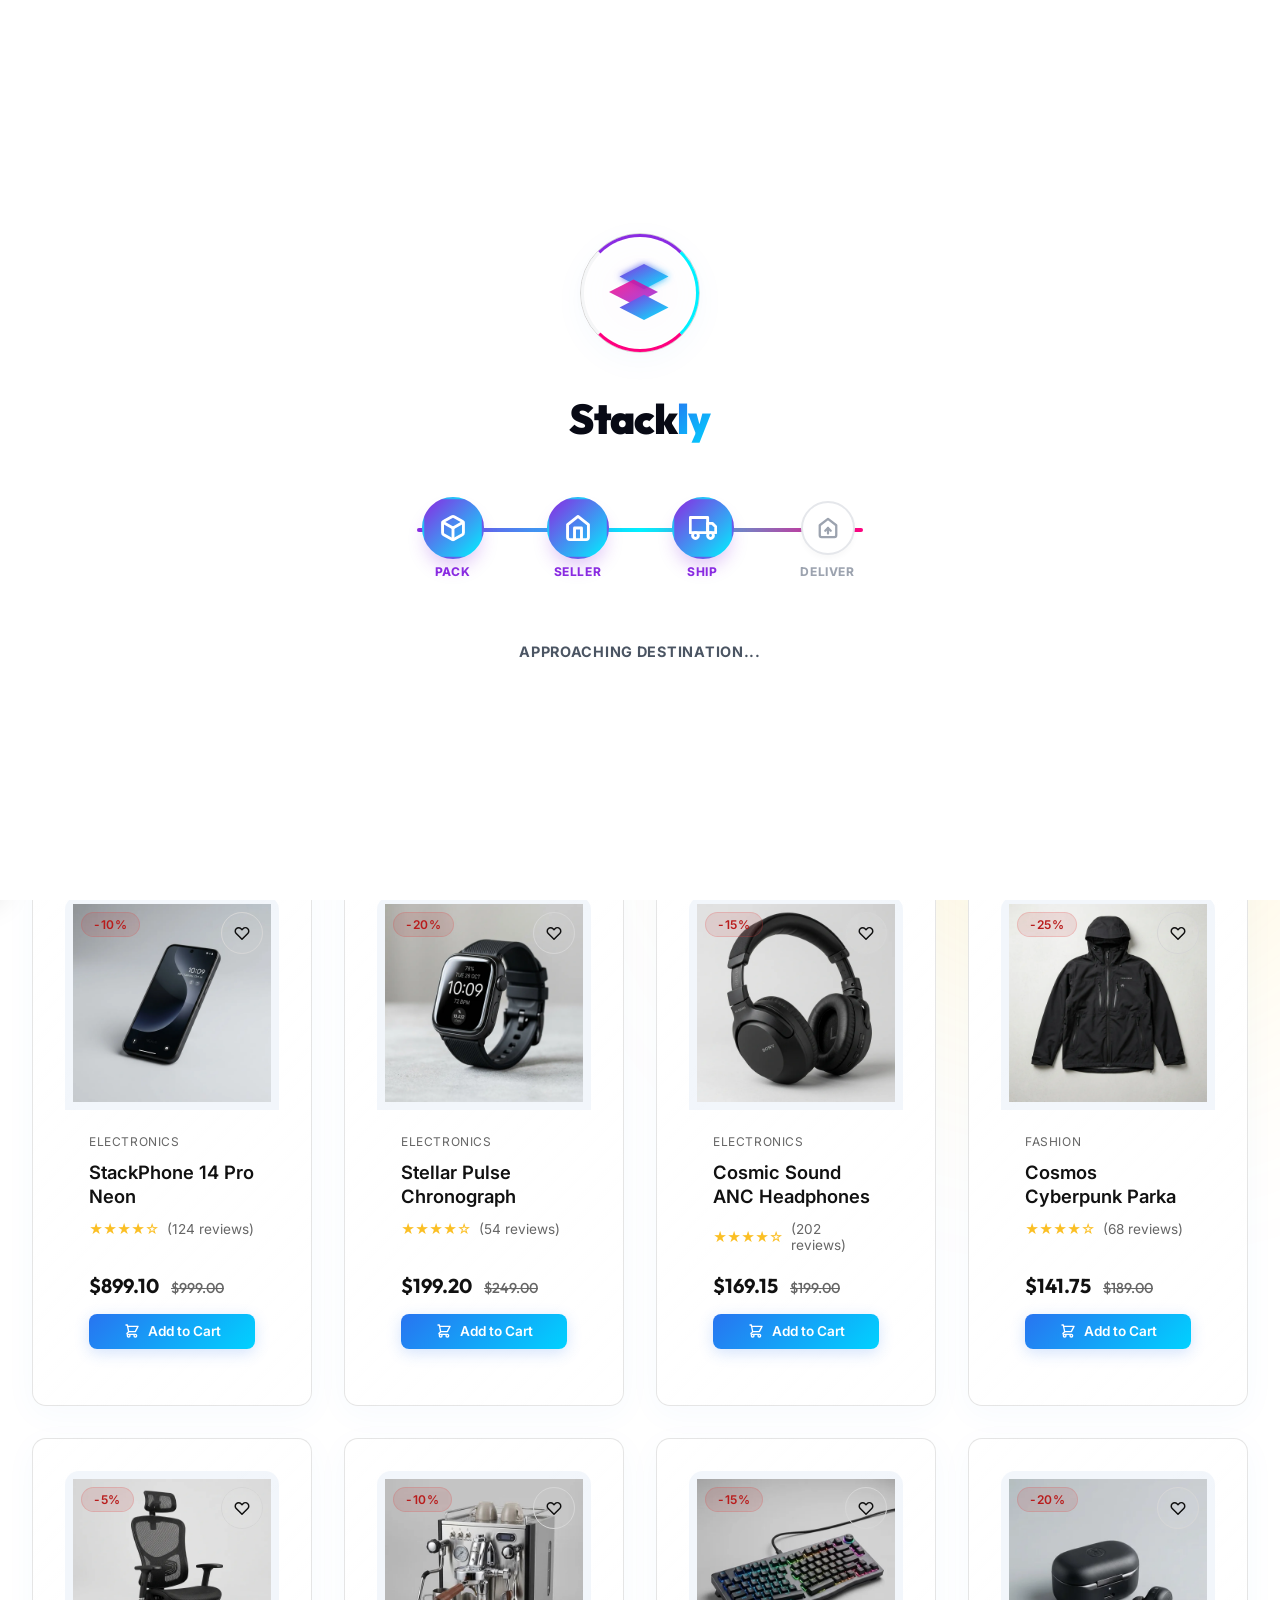
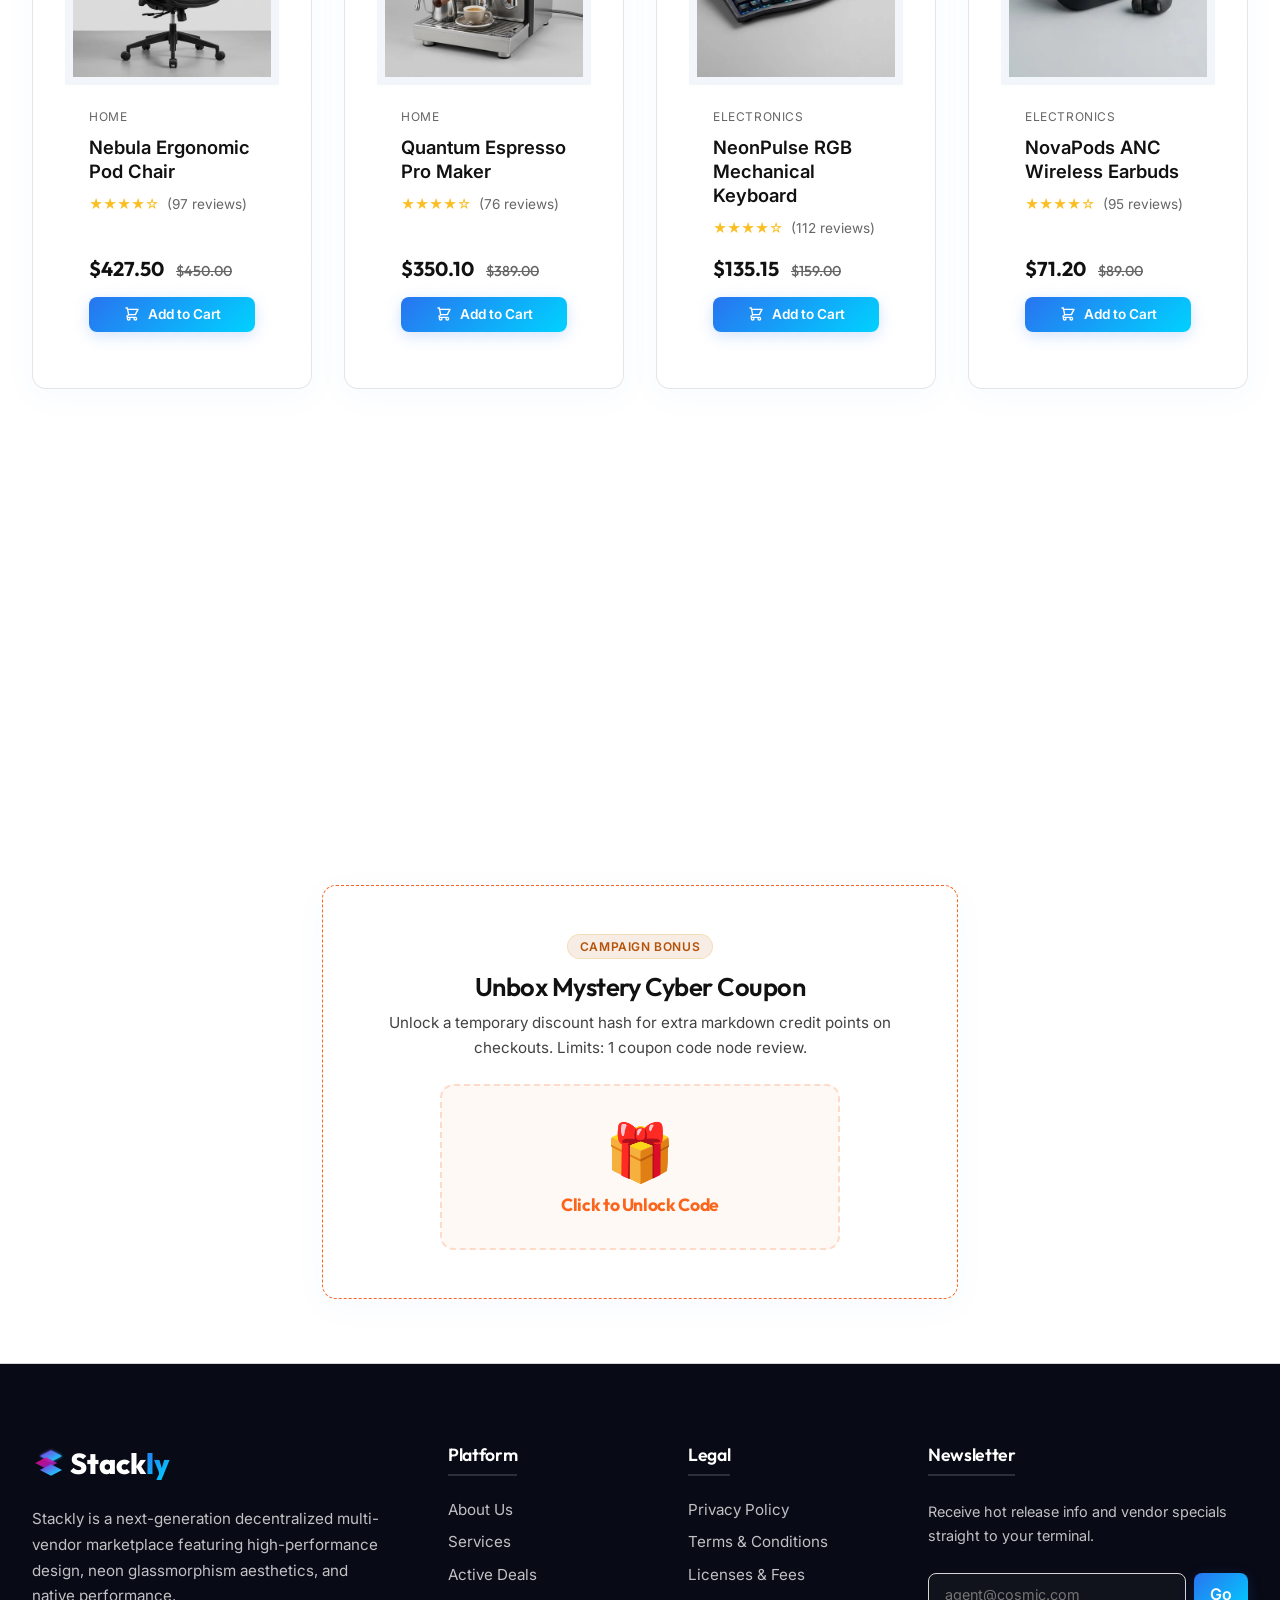
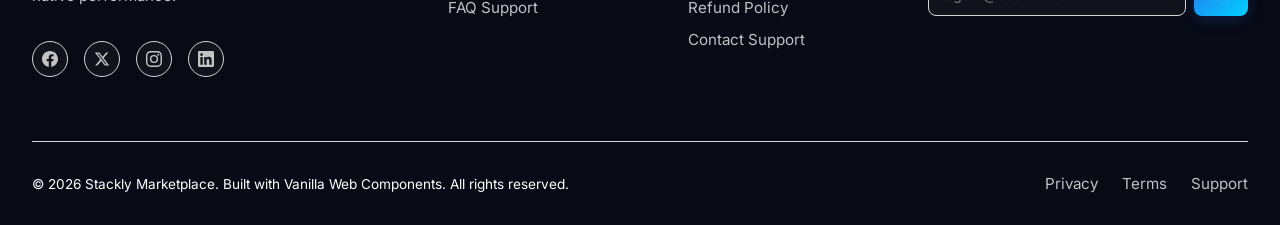
<file: pages/deals.html>
<!DOCTYPE html>
<html lang="en" data-theme="light">

<head>
  <meta charset="UTF-8">
  <meta name="viewport" content="width=device-width, initial-scale=1.0">
  <title>Deals & Offers - Stackly Marketplace</title>
  <link rel="stylesheet" href="../css/styles.css">
  <link rel="stylesheet" href="../css/animations.css">
  <style>
    /* Festive Hero Banner */
    .deals-section-with-bg {
      background: url('../assets/deals_bg.webp') no-repeat center 20%;
      background-size: cover;
      padding-top: 4.5rem;
      padding-bottom: 4.5rem;
      margin-bottom: 4.5rem;
      position: relative;
      overflow: hidden;
    }
    
    [data-theme="dark"] .deals-section-with-bg {
      background: url('../assets/deals_bg.webp') no-repeat center 20%;
      background-size: cover;
    }

    .deals-hero-container {
      position: relative;
      width: 100%;
      min-height: 480px;
      display: flex;
      flex-direction: column;
      align-items: center;
      justify-content: space-between;
      padding: 2.5rem 1.5rem 1rem 1.5rem;
    }

    /* Model styling removed as models are now integrated directly in the background asset */

    /* Center Badge */
    .festive-badge-container {
      display: flex;
      flex-direction: column;
      align-items: center;
      justify-content: center;
      text-align: center;
      z-index: 5;
      gap: 0.5rem;
      animation: festivePulse 4s ease-in-out infinite;
    }

    @keyframes festivePulse {

      0%,
      100% {
        transform: scale(1);
      }

      50% {
        transform: scale(1.02);
      }
    }

    .festive-gold-badge {
      width: 170px;
      height: 170px;
      background: linear-gradient(135deg, #f59e0b 0%, #d97706 50%, #b45309 100%);
      border: 5px solid #ffffff;
      border-radius: 50%;
      box-shadow: 0 10px 25px rgba(217, 119, 6, 0.6), inset 0 0 15px rgba(255, 255, 255, 0.5);
      display: flex;
      align-items: center;
      justify-content: center;
      position: relative;
    }

    .badge-inner-circle {
      width: 90%;
      height: 90%;
      border: 3px dashed #ffffff;
      border-radius: 50%;
      display: flex;
      flex-direction: column;
      align-items: center;
      justify-content: center;
      color: #ffffff;
      font-weight: 800;
      text-shadow: 0 2px 4px rgba(0, 0, 0, 0.4);
    }

    .badge-top-text {
      font-size: 0.95rem;
      letter-spacing: 0.1em;
    }

    .badge-main-text {
      font-size: 1.45rem;
      letter-spacing: 0.05em;
      line-height: 1.1;
      font-family: var(--font-title);
      margin: 2px 0;
      background: linear-gradient(180deg, #ffffff 0%, #ffedd5 100%);
      -webkit-background-clip: text;
      -webkit-text-fill-color: transparent;
    }

    .badge-bottom-text {
      font-size: 1rem;
      letter-spacing: 0.15em;
    }

    .festive-power-by {
      font-size: 0.75rem;
      text-transform: uppercase;
      letter-spacing: 0.1em;
      background: rgba(0, 0, 0, 0.6);
      color: rgba(255, 255, 255, 0.9);
      padding: 0.25rem 1rem;
      border-radius: 20px;
      border: 1px solid rgba(255, 255, 255, 0.15);
      margin-top: 0.5rem;
    }

    .festive-power-by span {
      font-weight: 800;
      color: #fbbf24;
    }

    .festive-date-range {
      font-size: 2.2rem;
      font-weight: 900;
      color: #fef08a;
      /* Yellow text */
      text-shadow: 0 4px 8px rgba(0, 0, 0, 0.6);
      font-family: var(--font-title);
    }

    .festive-sponsors {
      font-size: 0.8rem;
      background: rgba(0, 0, 0, 0.65);
      color: rgba(255, 255, 255, 0.9);
      padding: 0.35rem 1rem;
      border-radius: 20px;
      border: 1px solid rgba(255, 255, 255, 0.15);
      margin-top: 0.5rem;
      display: inline-flex;
      align-items: center;
    }

    .sponsor-tag {
      background: rgba(255, 255, 255, 0.15);
      padding: 0.1rem 0.5rem;
      border-radius: 4px;
      font-weight: 700;
      color: #fbbf24;
      margin-left: 0.5rem;
    }

    /* Bottom Offers Grid */
    .festive-bottom-offers {
      display: flex;
      gap: 1.5rem;
      z-index: 5;
      width: 100%;
      max-width: 600px;
      justify-content: center;
      margin-top: 1.5rem;
    }

    .offer-pill {
      flex: 1;
      background: rgba(15, 23, 42, 0.7);
      backdrop-filter: blur(12px);
      -webkit-backdrop-filter: blur(12px);
      border: 1px solid rgba(255, 255, 255, 0.1);
      border-radius: 12px;
      padding: 0.6rem 1rem;
      display: flex;
      align-items: center;
      gap: 0.75rem;
      text-align: left;
    }

    .offer-icon {
      width: 36px;
      height: 36px;
      object-fit: cover;
      border-radius: 6px;
      background: rgba(255, 255, 255, 0.1);
      padding: 2px;
    }

    .offer-title {
      display: block;
      font-size: 0.75rem;
      color: rgba(255, 255, 255, 0.6);
      font-weight: 500;
      text-transform: uppercase;
    }

    .offer-desc {
      display: block;
      font-size: 0.85rem;
      color: #fbbf24;
      font-weight: 700;
    }

    @media (max-width: 850px) {
      .deals-hero-container {
        min-height: auto;
        padding-bottom: 2rem;
      }

      .festive-bottom-offers {
        flex-direction: column;
        gap: 0.75rem;
        margin-top: 1rem;
      }
    }

    .product-grid {
      display: grid;
      grid-template-columns: repeat(auto-fill, minmax(280px, 1fr));
      gap: 2rem;
    }

    .product-card {
      display: flex;
      flex-direction: column;
      height: 100%;
    }

    .product-img-wrapper {
      position: relative;
      aspect-ratio: 1;
      border-radius: var(--radius-md) var(--radius-md) 0 0;
      overflow: hidden;
      background: var(--bg-surface-alt);
      display: flex;
      align-items: center;
      justify-content: center;
      padding: 0.5rem;
      /* Reduced padding to make image larger */
    }

    .product-img {
      max-width: 100%;
      max-height: 100%;
      object-fit: contain;
      /* Contain view for compact product grid */
      transition: transform var(--transition-normal);
    }

    .product-card:hover .product-img {
      transform: scale(1.08);
    }

    .product-discount-badge {
      position: absolute;
      top: 1rem;
      left: 1rem;
      z-index: 5;
    }

    .product-wishlist-btn {
      position: absolute;
      top: 1rem;
      right: 1rem;
      z-index: 5;
    }

    .product-details {
      padding: 1.5rem;
      display: flex;
      flex-direction: column;
      flex-grow: 1;
      gap: 0.75rem;
    }

    .product-category {
      font-size: 0.75rem;
      color: var(--text-muted);
      text-transform: uppercase;
      letter-spacing: 0.05em;
    }

    .product-name {
      font-size: 1.15rem;
      font-weight: 600;
      line-height: 1.3;
      height: auto;
      overflow: visible;
      display: block;
    }

    .product-rating {
      display: flex;
      align-items: center;
      gap: 0.25rem;
      font-size: 0.85rem;
      color: #fbbf24;
    }

    .product-rating span {
      color: var(--text-muted);
      margin-left: 0.25rem;
    }

    .product-footer {
      display: flex;
      flex-direction: column;
      align-items: stretch;
      gap: 0.5rem;
      margin-top: auto;
      padding-top: 0.5rem;
    }

    .product-price {
      font-size: 1.25rem;
      font-weight: 700;
      font-family: var(--font-title);
    }

    .product-price del {
      font-size: 0.9rem;
      color: var(--text-muted);
      font-weight: 500;
      margin-left: 0.5rem;
    }
  </style>
</head>

<body>
  <stackly-loader></stackly-loader>
  <stackly-header></stackly-header>

  <main>
    <!-- Festive Hero Banner: Cyber Discounts Deck -->
    <section class="deals-section-with-bg reveal-on-scroll">
      <div class="container deals-hero-container">
        <!-- Models are integrated directly into the deals_bg.webp background graphic for a clean layout -->

        <!-- Center Content -->
        <div class="festive-badge-container">
          <div class="festive-gold-badge">
            <div class="badge-inner-circle">
              <span class="badge-top-text">THE BIG</span>
              <span class="badge-main-text">BILLION</span>
              <span class="badge-bottom-text">DAYS</span>
            </div>
          </div>

          <div class="festive-power-by">
            Powered by <span>Noise</span>
          </div>

          <div class="festive-countdown"
            style="margin-top: 0.5rem; background: rgba(0,0,0,0.7); padding: 0.4rem 1.25rem; border-radius: 30px; border: 1px solid rgba(255, 194, 0, 0.4); display: flex; gap: 0.5rem; color: #fff; font-family: monospace; font-size: 0.95rem; box-shadow: 0 0 15px var(--secondary-glow); align-items: center; justify-content: center; width: auto; max-width: 100%;">
            <span style="color: var(--secondary); font-weight: 700;">ENDS IN:</span>
            <span id="countdown-days" style="color: #fff; font-weight: bold;">00</span>d :
            <span id="countdown-hours" style="color: #fff; font-weight: bold;">00</span>h :
            <span id="countdown-minutes" style="color: #fff; font-weight: bold;">00</span>m :
            <span id="countdown-seconds" style="color: #fff; font-weight: bold;">00</span>s
          </div>

          <div class="festive-sponsors" style="margin-top: 0.5rem;">
            Associate Sponsor:
            <span class="sponsor-tag">ASUS</span>
            <span class="sponsor-tag">POCO</span>
          </div>
        </div>

        <!-- Bottom Offers -->
        <div class="festive-bottom-offers">
          <div class="offer-pill">
            <img src="../assets/spotlight_watch1.webp" alt="Card Offer" class="offer-icon">
            <div>
              <span class="offer-title">Axis Bank Credit Card</span>
              <span class="offer-desc">8% Off + 5% Cash Back*</span>
            </div>
          </div>
          <div class="offer-pill">
            <img src="../assets/spotlight_watch2.webp" alt="Pay Later Offer" class="offer-icon">
            <div>
              <span class="offer-title">Stackly Pay Later</span>
              <span class="offer-desc">Instant Credit, Easy EMIs*</span>
            </div>
          </div>
        </div>
      </div>
    </section>

    <!-- Interactive Filters and Product Grid -->
    <section class="reveal-on-scroll" style="padding-top: 0; padding-bottom: 4rem;">
      <div class="container">
        <!-- Interactive Filter Pills -->
        <div
          style="display: flex; flex-wrap: wrap; justify-content: space-between; align-items: center; margin-bottom: 2rem; gap: 1rem; border-bottom: 1px solid var(--border-color); padding-bottom: 1.25rem;">
          <div style="display: flex; gap: 0.5rem; flex-wrap: wrap;" id="deal-filter-pills">
            <button class="btn btn-primary btn-sm deal-pill active" onclick="filterDeals('all')"
              style="padding: 0.5rem 1.2rem; font-size: 0.85rem; border-radius: 50px;">All Discounts</button>
            <button class="btn btn-secondary btn-sm deal-pill" onclick="filterDeals('high')"
              style="padding: 0.5rem 1.2rem; font-size: 0.85rem; border-radius: 50px;">15%+ Off</button>
            <button class="btn btn-secondary btn-sm deal-pill" onclick="filterDeals('electronics')"
              style="padding: 0.5rem 1.2rem; font-size: 0.85rem; border-radius: 50px;">Electronics Deals</button>
            <button class="btn btn-secondary btn-sm deal-pill" onclick="filterDeals('fashion')"
              style="padding: 0.5rem 1.2rem; font-size: 0.85rem; border-radius: 50px;">Fashion Deals</button>
          </div>
          <div style="font-size: 0.9rem; color: var(--text-secondary); font-weight: 500;">
            Displaying <span id="deal-count-display" style="color: var(--primary); font-weight: 700;">0</span> active
            offers
          </div>
        </div>

        <div class="product-grid" id="deals-products-container">
          <!-- Populated by JS -->
        </div>
      </div>
    </section>

    <!-- Deal Drops Calendar -->
    <section class="reveal-on-scroll" style="padding-top: 0; padding-bottom: 4rem;">
      <div class="container">
        <div class="section-header">
          <span class="badge badge-accent" style="margin-bottom: 1rem;">CAMPAIGN TIMELINE</span>
          <h2>Cyber Deal Drops Calendar</h2>
          <p>Mark your calendar for upcoming specialized listing discount drops and logistics-free campaigns.</p>
        </div>

        <div class="grid grid-4">
          <div class="glass glass-card" style="padding: 1.5rem; border: 1px solid rgba(40, 116, 240, 0.15);">
            <div
              style="font-size: 0.8rem; font-weight: 700; color: var(--accent); margin-bottom: 0.5rem; text-transform: uppercase;">
              Sep 23 - Ongoing</div>
            <h3
              style="font-size: 1.15rem; font-family: var(--font-title); margin-bottom: 0.5rem; color: var(--text-primary);">
              Big Billion Kickoff</h3>
            <p style="color: var(--text-secondary); font-size: 0.88rem; line-height: 1.5;">20% general flat price cuts
              for verified electronics vendors across all global nodes.</p>
          </div>

          <div class="glass glass-card" style="padding: 1.5rem; border: 1px solid rgba(40, 116, 240, 0.15);">
            <div
              style="font-size: 0.8rem; font-weight: 700; color: var(--accent); margin-bottom: 0.5rem; text-transform: uppercase;">
              Sep 25 - Drop 02</div>
            <h3
              style="font-size: 1.15rem; font-family: var(--font-title); margin-bottom: 0.5rem; color: var(--text-primary);">
              Night Wear Sweep</h3>
            <p style="color: var(--text-secondary); font-size: 0.88rem; line-height: 1.5;">Up to 25% off all cyber
              jackets, sneaker lines, and smart apparel listings.</p>
          </div>

          <div class="glass glass-card" style="padding: 1.5rem; border: 1px solid rgba(40, 116, 240, 0.15);">
            <div
              style="font-size: 0.8rem; font-weight: 700; color: var(--accent); margin-bottom: 0.5rem; text-transform: uppercase;">
              Sep 27 - Drop 03</div>
            <h3
              style="font-size: 1.15rem; font-family: var(--font-title); margin-bottom: 0.5rem; color: var(--text-primary);">
              Logistics-Free Sunday</h3>
            <p style="color: var(--text-secondary); font-size: 0.88rem; line-height: 1.5;">0$ shipping node rates for
              all orders transacted via SecureEscrow pay.</p>
          </div>

          <div class="glass glass-card" style="padding: 1.5rem; border: 1px solid rgba(40, 116, 240, 0.15);">
            <div
              style="font-size: 0.8rem; font-weight: 700; color: var(--accent); margin-bottom: 0.5rem; text-transform: uppercase;">
              Sep 30 - Final Wave</div>
            <h3
              style="font-size: 1.15rem; font-family: var(--font-title); margin-bottom: 0.5rem; color: var(--text-primary);">
              Cyber Hour Clearance</h3>
            <p style="color: var(--text-secondary); font-size: 0.88rem; line-height: 1.5;">Double loyalty credit score
              rewards and priority seller-subsidized clearances.</p>
          </div>
        </div>
      </div>
    </section>
    <!-- Gamified Coupon Box -->
    <section class="reveal-on-scroll" style="padding-top: 0; padding-bottom: 4rem;">
      <div class="container" style="max-width: 700px;">
        <div class="glass glass-card"
          style="padding: 3rem 2.5rem; text-align: center; border: 1px dashed var(--accent);">
          <span class="badge badge-warning" style="margin-bottom: 0.75rem;">CAMPAIGN BONUS</span>
          <h3
            style="font-size: 1.6rem; font-family: var(--font-title); margin-bottom: 0.5rem; color: var(--text-primary);">
            Unbox Mystery Cyber Coupon</h3>
          <p style="color: var(--text-secondary); font-size: 0.95rem; margin-bottom: 1.5rem; line-height: 1.6;">
            Unlock a temporary discount hash for extra markdown credit points on checkouts. Limits: 1 coupon code node
            review.
          </p>
          <div id="mystery-box-container"
            style="cursor: pointer; padding: 2rem; border-radius: var(--radius-md); background: rgba(251, 100, 27, 0.04); border: 2px dashed rgba(251, 100, 27, 0.2); transition: all 0.3s ease; display: inline-block; width: 100%; max-width: 400px; margin: 0 auto;"
            onclick="revealMysteryCoupon()">
            <div id="mystery-icon"
              style="font-size: 3.5rem; margin-bottom: 0.5rem; animation: float 3s ease-in-out infinite; display: inline-block;">
              🎁</div>
            <h4 id="mystery-title" style="font-size: 1.1rem; font-weight: 700; color: var(--accent);">Click to Unlock
              Code</h4>
          </div>
          <div id="coupon-display-container"
            style="display: none; max-width: 400px; margin: 0 auto; text-align: center;">
            <div
              style="background: var(--bg-surface-alt); padding: 1rem 1.5rem; border-radius: var(--radius-sm); border: 1px solid var(--border-color); display: flex; align-items: center; justify-content: space-between; margin-bottom: 1rem;">
              <span id="coupon-code-val"
                style="font-family: monospace; font-size: 1.4rem; font-weight: 800; color: var(--primary); letter-spacing: 0.15em;">STACKLY25</span>
              <button class="btn btn-secondary" onclick="copyCouponCode()"
                style="padding: 0.4rem 1rem; font-size: 0.85rem;">Copy</button>
            </div>
            <p style="color: var(--success); font-size: 0.95rem; font-weight: 600;">✓ <span id="coupon-desc-val">25% off
                all electronics orders</span></p>
          </div>
        </div>
      </div>
    </section>
  </main>

  <stackly-footer></stackly-footer>

  <script src="../js/mockData.js"></script>
  <script src="../js/components.js"></script>
  <script src="../js/dashboard.js"></script>
  <script>
    document.addEventListener('DOMContentLoaded', () => {
      renderDeals();
      startCountdown();
    });

    let currentFilter = 'all';

    function filterDeals(type) {
      currentFilter = type;

      // Update active state of pills
      const pills = document.querySelectorAll('#deal-filter-pills .btn');
      pills.forEach(p => {
        p.classList.remove('btn-primary');
        p.classList.add('btn-secondary');
      });
      event.target.classList.remove('btn-secondary');
      event.target.classList.add('btn-primary');

      renderDeals();
    }

    function startCountdown() {
      const now = new Date();
      let targetYear = now.getFullYear();
      let targetDate = new Date(`Sep 30, ${targetYear} 23:59:59`);
      if (now > targetDate) {
        // Fallback: 7 days from now
        targetDate = new Date(now.getTime() + 7 * 24 * 60 * 60 * 1000);
      }

      function update() {
        const current = new Date().getTime();
        const distance = targetDate - current;

        const days = Math.floor(distance / (1000 * 60 * 60 * 24));
        const hours = Math.floor((distance % (1000 * 60 * 60 * 24)) / (1000 * 60 * 60));
        const minutes = Math.floor((distance % (1000 * 60 * 60)) / (1000 * 60));
        const seconds = Math.floor((distance % (1000 * 60)) / 1000);

        const dEl = document.getElementById('countdown-days');
        const hEl = document.getElementById('countdown-hours');
        const mEl = document.getElementById('countdown-minutes');
        const sEl = document.getElementById('countdown-seconds');

        if (dEl && hEl && mEl && sEl) {
          dEl.innerText = String(days).padStart(2, '0');
          hEl.innerText = String(hours).padStart(2, '0');
          mEl.innerText = String(minutes).padStart(2, '0');
          sEl.innerText = String(seconds).padStart(2, '0');
        }

        if (distance < 0) {
          clearInterval(interval);
          const block = document.querySelector('.festive-countdown');
          if (block) block.innerHTML = "<span>CAMPAIGN CONCLUDED</span>";
        }
      }
      update();
      const interval = setInterval(update, 1000);
    }

    function renderDeals() {
      const db = window.StacklyDB;
      const container = document.getElementById('deals-products-container');
      if (db && container) {
        let deals = db.getProducts().filter(p => p.discount > 0);

        if (currentFilter === 'high') {
          deals = deals.filter(p => p.discount >= 15);
        } else if (currentFilter === 'electronics') {
          deals = deals.filter(p => p.category === 'electronics');
        } else if (currentFilter === 'fashion') {
          deals = deals.filter(p => p.category === 'fashion');
        }

        const countDisplay = document.getElementById('deal-count-display');
        if (countDisplay) {
          countDisplay.innerText = deals.length;
        }

        if (deals.length === 0) {
          container.innerHTML = `
            <div style="grid-column: 1/-1; text-align: center; padding: 4rem 0; color: var(--text-secondary);">
              <h3>No active discounts found matching this filter.</h3>
              <p>Check back later for campaign updates.</p>
            </div>
          `;
          return;
        }

        container.innerHTML = deals.map(p => {
          const discountAmt = p.price * (1 - p.discount / 100);
          return `
            <div class="glass glass-card product-card">
              <div class="product-img-wrapper">
                <div class="badge badge-danger product-discount-badge">-${p.discount}%</div>
                <button class="btn-icon product-wishlist-btn" onclick="event.stopPropagation(); addToWishlistHandler('${p.id}')">
                  <svg xmlns="http://www.w3.org/2000/svg" fill="none" viewBox="0 0 24 24" stroke="currentColor" stroke-width="2" style="width:18px;height:18px;"><path stroke-linecap="round" stroke-linejoin="round" d="M4.318 6.318a4.5 4.5 0 000 6.364L12 20.364l7.682-7.682a4.5 4.5 0 00-6.364-6.364L12 7.636l-1.318-1.318a4.5 4.5 0 00-6.364 0z"/></svg>
                </button>
                <img class="product-img" src="${p.image}" alt="${p.name}">
              </div>
              <div class="product-details">
                <span class="product-category">${p.category}</span>
                <a href="404.html" class="product-name">${p.name}</a>
                <div class="product-rating">
                  ${'★'.repeat(Math.floor(p.rating))}${'☆'.repeat(5 - Math.floor(p.rating))}
                  <span>(${p.reviewsCount} reviews)</span>
                </div>
                <div class="product-footer">
                  <div class="product-price">
                    $${discountAmt.toFixed(2)}
                    <del>$${p.price.toFixed(2)}</del>
                  </div>
                  <button class="btn btn-primary" onclick="event.stopPropagation(); addToCartHandler('${p.id}')" style="width: 100%; border-radius: 8px; margin-top: 0.5rem; display: flex; align-items: center; justify-content: center; gap: 0.5rem; padding: 0.6rem 1rem; font-size: 0.85rem;">
                    <svg xmlns="http://www.w3.org/2000/svg" fill="none" viewBox="0 0 24 24" stroke="currentColor" stroke-width="2" style="width:16px;height:16px;"><path stroke-linecap="round" stroke-linejoin="round" d="M3 3h2l.4 2M7 13h10l4-8H5.4M7 13L5.4 5M7 13l-2.293 2.293c-.63.63-.184 1.707.707 1.707H17m0 0a2 2 0 100 4 2 2 0 000-4zm-8 2a2 2 0 11-4 0 2 2 0 014 0z"/></svg>
                    Add to Cart
                  </button>
                </div>
              </div>
            </div>
          `;
        }).join('');
      }
    }

    function revealMysteryCoupon() {
      window.location.href = '404.html';
    }

    function copyCouponCode() {
      window.location.href = '404.html';
    }

    function addToCartHandler(productId) {
      const p = window.StacklyDB.getProducts().find(item => item.id === productId);
      if (p) {
        window.StacklyDB.addToCart(p, 1);
        alert(`${p.name} added to cart!`);
      }
    }

    function addToWishlistHandler(productId) {
      const p = window.StacklyDB.getProducts().find(item => item.id === productId);
      if (p) {
        window.StacklyDB.addToWishlist(p);
        alert(`${p.name} added to wishlist!`);
      }
    }
  </script>
</body>

</html>
</file>
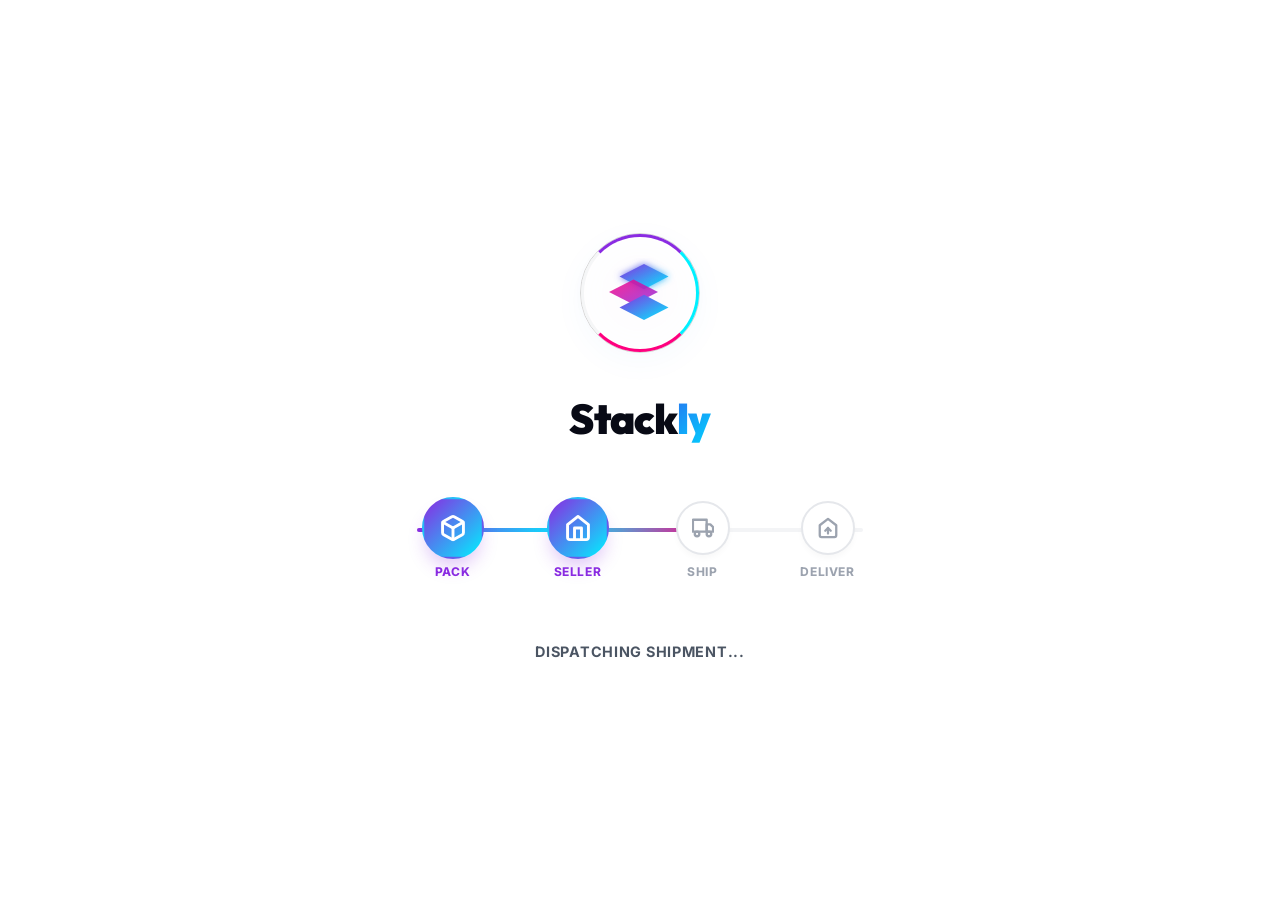
<file: pages/login.html>
<!DOCTYPE html>
<html lang="en" data-theme="light">
<head>
  <meta charset="UTF-8">
  <meta name="viewport" content="width=device-width, initial-scale=1.0">
  <title>Login - Stackly Marketplace</title>
  <link rel="stylesheet" href="../css/styles.css">
  <link rel="stylesheet" href="../css/animations.css">
  <style>
    .auth-wrapper {
      min-height: 100vh;
      display: flex;
      align-items: center;
      justify-content: center;
      position: relative;
      overflow: hidden;
      padding: 2rem 1.25rem;
    }
    .auth-bg {
      position: absolute;
      inset: -10%;
      background: radial-gradient(circle at 80% 20%, rgba(0, 240, 255, 0.15), transparent 50%),
                  radial-gradient(circle at 20% 80%, rgba(138, 43, 226, 0.18), transparent 50%),
                  linear-gradient(135deg, rgba(8, 10, 21, 0.92), rgba(4, 5, 12, 0.96)), 
                  url('../assets/modules_bg.webp');
      background-size: cover;
      background-position: center;
      animation: bgPan 25s ease-in-out infinite alternate;
      z-index: 1;
    }
    @keyframes bgPan {
      0% { transform: scale(1.05) translate(-10px, -10px); }
      50% { transform: scale(1.1) translate(10px, 10px); }
      100% { transform: scale(1.05) translate(-10px, -10px); }
    }
    .auth-card {
      width: 100%;
      max-width: 460px;
      padding: 3rem 2.5rem;
      border-radius: var(--radius-lg);
      position: relative;
      z-index: 2;
    }
    .back-home-btn-card {
      display: inline-flex;
      align-items: center;
      gap: 0.5rem;
      padding: 0.5rem 1rem;
      background: rgba(255, 255, 255, 0.03);
      border: 1px solid rgba(255, 255, 255, 0.08);
      border-radius: 50px;
      color: var(--text-primary);
      font-family: var(--font-title);
      font-weight: 600;
      font-size: 0.85rem;
      text-decoration: none;
      transition: all var(--transition-fast);
      box-sizing: border-box;
    }
    .back-home-btn-card:hover {
      background: var(--primary-gradient);
      border-color: transparent;
      color: #ffffff !important;
      transform: translateY(-2px);
      box-shadow: 0 6px 15px var(--primary-glow);
    }
    .back-home-btn-card svg {
      width: 14px;
      height: 14px;
      transition: transform var(--transition-fast);
    }
    .back-home-btn-card:hover svg {
      transform: translateX(-3px);
    }
    .auth-header {
      text-align: center;
      margin-bottom: 2rem;
    }
    .auth-logo {
      display: inline-flex;
      align-items: center;
      gap: 0.5rem;
      margin-bottom: 1rem;
    }
    .auth-footer-links {
      display: flex;
      justify-content: space-between;
      margin-top: 1.5rem;
      font-size: 0.85rem;
      color: var(--text-secondary);
    }
    .auth-footer-links a:hover {
      color: var(--secondary);
    }
    
    /* Role Selector Styles */
    .role-selector-container {
      display: grid;
      grid-template-columns: repeat(3, 1fr);
      gap: 0.75rem;
      margin-bottom: 1.25rem;
    }
    .role-btn {
      display: flex;
      flex-direction: column;
      align-items: center;
      justify-content: center;
      gap: 0.5rem;
      padding: 0.75rem 0.5rem;
      background: rgba(255, 255, 255, 0.03);
      border: 1px solid var(--border-color);
      border-radius: var(--radius-sm);
      color: var(--text-secondary);
      cursor: pointer;
      transition: all var(--transition-normal);
      font-size: 0.85rem;
      font-weight: 600;
    }
    .role-btn:hover {
      background: rgba(255, 255, 255, 0.06);
      border-color: var(--border-hover);
      color: var(--text-primary);
      transform: translateY(-2px);
    }
    .role-btn.active {
      background: var(--primary-gradient);
      border-color: transparent;
      color: #ffffff !important;
      box-shadow: 0 4px 15px var(--primary-glow);
    }
    .role-btn.active .role-icon {
      stroke: #ffffff;
      filter: drop-shadow(0 0 5px rgba(255, 255, 255, 0.5));
    }
    .role-icon {
      width: 20px;
      height: 20px;
      stroke: currentColor;
      transition: transform var(--transition-fast);
    }
    .role-btn:hover .role-icon {
      transform: scale(1.1);
    }
  </style>
</head>
<body>
  <!-- Loader -->
  <stackly-loader></stackly-loader>

  <div class="auth-wrapper">
    <div class="auth-bg"></div>
    <div class="glass glass-card auth-card">
      <div class="auth-header">
        <a href="../index.html" class="auth-logo">
          <stackly-logo size="46"></stackly-logo>
          <span style="font-family: var(--font-title); font-size: 2rem; font-weight: 800; color:var(--text-primary);">Stack<span style="background: var(--primary-gradient); -webkit-background-clip: text; -webkit-text-fill-color: transparent;">ly</span></span>
        </a>
        <h2 style="font-size: 1.5rem; font-family: var(--font-title); margin-top: 0.5rem;">Access Portal</h2>
        <p style="color: var(--text-secondary); font-size: 0.9rem;">Sign in to manage your marketplace nodes.</p>
      </div>

      <form id="loginForm">
        <div class="form-group">
          <label class="form-label">Access Identity Role</label>
          <div class="role-selector-container">
            <button type="button" class="role-btn active" data-role="customer">
              <svg class="role-icon" viewBox="0 0 24 24" fill="none" stroke="currentColor" stroke-width="2" stroke-linecap="round" stroke-linejoin="round">
                <path d="M20 21v-2a4 4 0 0 0-4-4H8a4 4 0 0 0-4 4v2"></path>
                <circle cx="12" cy="7" r="4"></circle>
              </svg>
              <span>Customer</span>
            </button>
            <button type="button" class="role-btn" data-role="vendor">
              <svg class="role-icon" viewBox="0 0 24 24" fill="none" stroke="currentColor" stroke-width="2" stroke-linecap="round" stroke-linejoin="round">
                <path d="M3 9l9-7 9 7v11a2 2 0 0 1-2 2H5a2 2 0 0 1-2-2z"></path>
                <polyline points="9 22 9 12 15 12 15 22"></polyline>
              </svg>
              <span>Vendor</span>
            </button>
            <button type="button" class="role-btn" data-role="admin">
              <svg class="role-icon" viewBox="0 0 24 24" fill="none" stroke="currentColor" stroke-width="2" stroke-linecap="round" stroke-linejoin="round">
                <rect x="3" y="11" width="18" height="11" rx="2" ry="2"></rect>
                <path d="M7 11V7a5 5 0 0 1 10 0v4"></path>
              </svg>
              <span>Admin</span>
            </button>
          </div>
          <input type="hidden" id="selectedRole" value="customer">
        </div>

        <div class="form-group">
          <label class="form-label" for="email">Security Decryption Key (Email)</label>
          <div class="input-wrapper">
            <input class="form-input" type="email" id="email" required placeholder="alex@stackly.com">
          </div>
        </div>

        <div class="form-group">
          <label class="form-label" for="password">Verification Passcode (Password)</label>
          <div class="input-wrapper">
            <input class="form-input" type="password" id="password" required placeholder="••••••••">
          </div>
        </div>

        <button type="submit" class="btn btn-primary" style="width: 100%; margin-top: 1rem;">Unlock Access</button>
      </form>

      <div class="auth-footer-links" style="display: flex; justify-content: space-between; align-items: center; width: 100%; margin-top: 1.5rem;">
        <a href="../index.html" class="back-home-btn-card">
          <svg xmlns="http://www.w3.org/2000/svg" fill="none" viewBox="0 0 24 24" stroke="currentColor" stroke-width="2.5"><path stroke-linecap="round" stroke-linejoin="round" d="M10 19l-7-7m0 0l7-7m-7 7h18"/></svg>
          Back to Home
        </a>
        <a href="register.html" style="font-weight: 600; color: var(--primary);">Create Account</a>
      </div>
    </div>
  </div>

  <script src="../js/mockData.js"></script>
  <script src="../js/components.js"></script>
  <script src="../js/auth.js"></script>
  <script src="../js/dashboard.js"></script>
  <script>
    // Role selection interaction
    const roleBtns = document.querySelectorAll('.role-btn');
    const selectedRoleInput = document.getElementById('selectedRole');
    
    roleBtns.forEach(btn => {
      btn.addEventListener('click', () => {
        roleBtns.forEach(b => b.classList.remove('active'));
        btn.classList.add('active');
        selectedRoleInput.value = btn.dataset.role;
      });
    });

    // Login Form Submit Handling
    document.getElementById('loginForm').addEventListener('submit', (e) => {
      e.preventDefault();
      const email = document.getElementById('email').value.trim();
      const password = document.getElementById('password').value;
      const role = selectedRoleInput.value;

      const result = StacklyAuth.login(email, password, role);

      if (result.success) {
        // Successful login, route to dashboard
        if (result.role === 'admin') {
          window.location.href = 'admin-dashboard.html';
        } else if (result.role === 'vendor') {
          window.location.href = 'vendor-dashboard.html';
        } else {
          window.location.href = 'customer-dashboard.html';
        }
      } else {
        alert(result.message);
      }
    });
  </script>
</body>
</html>
</file>
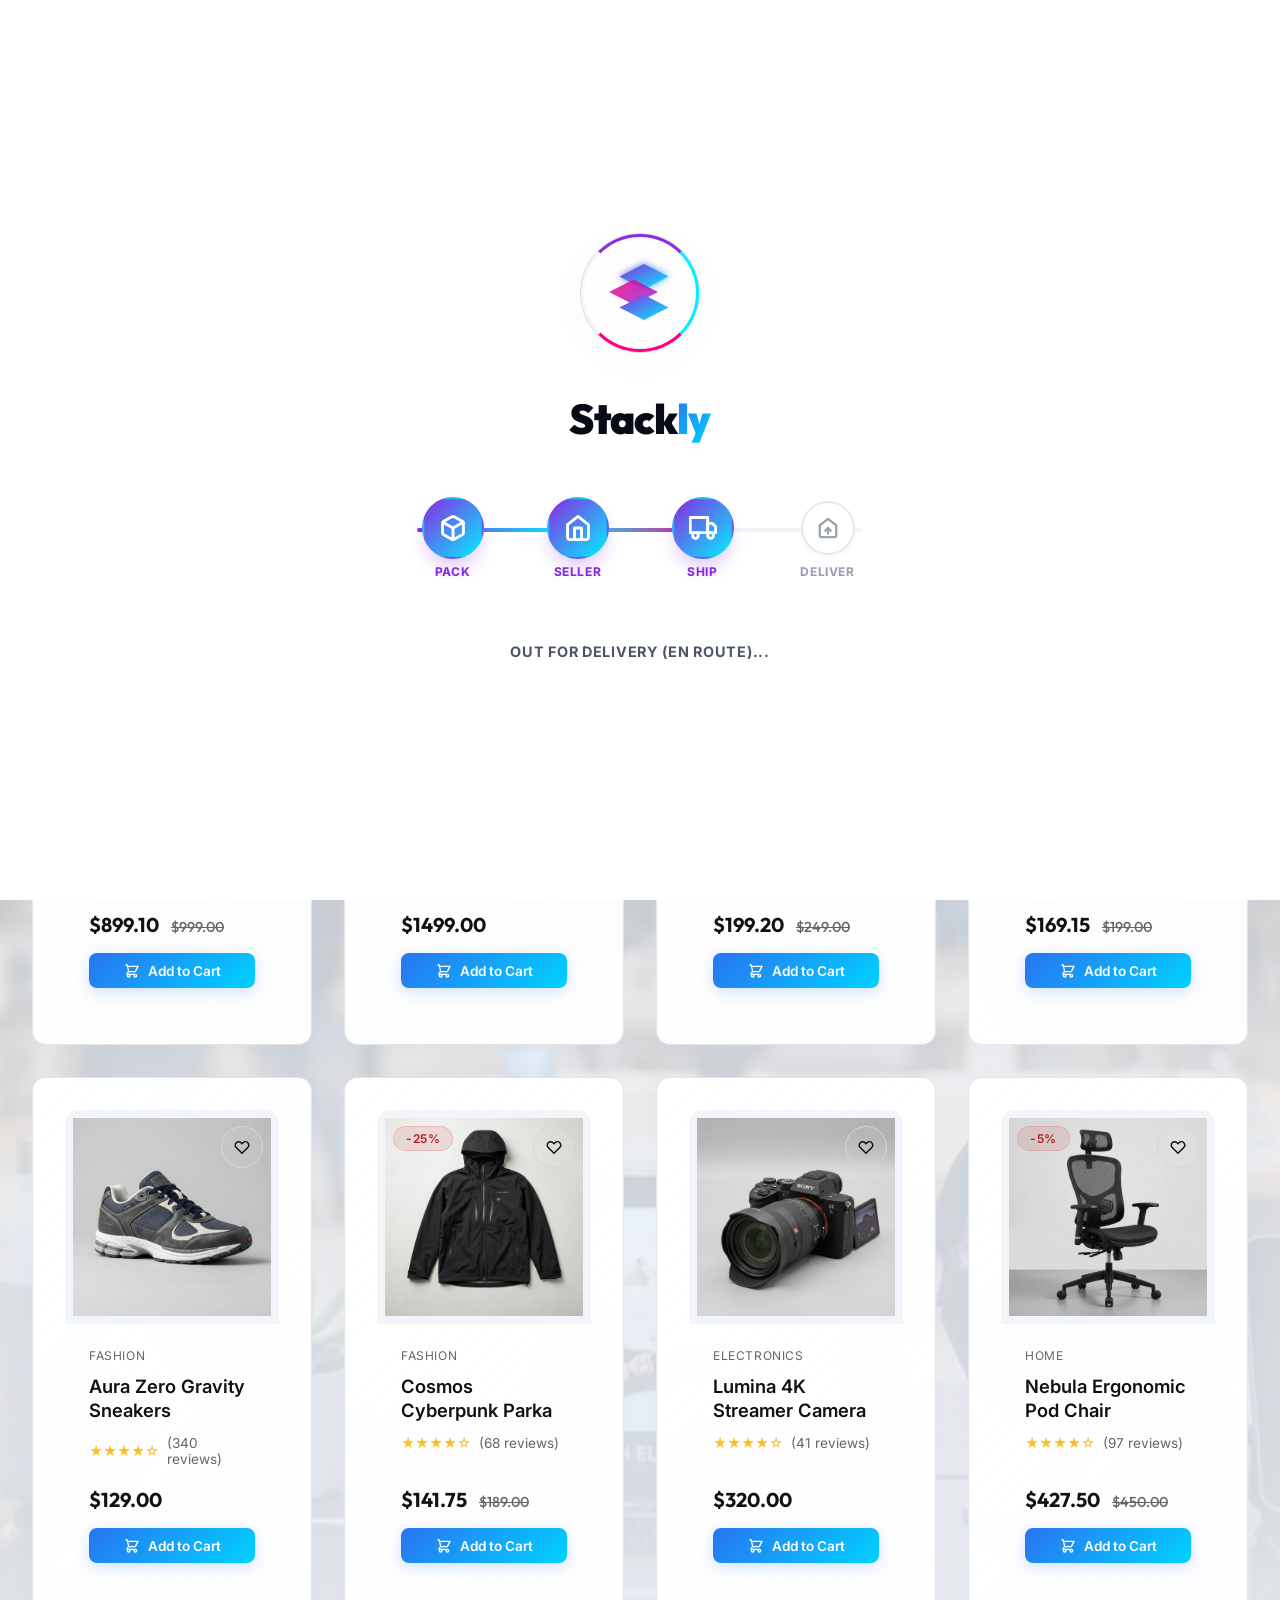
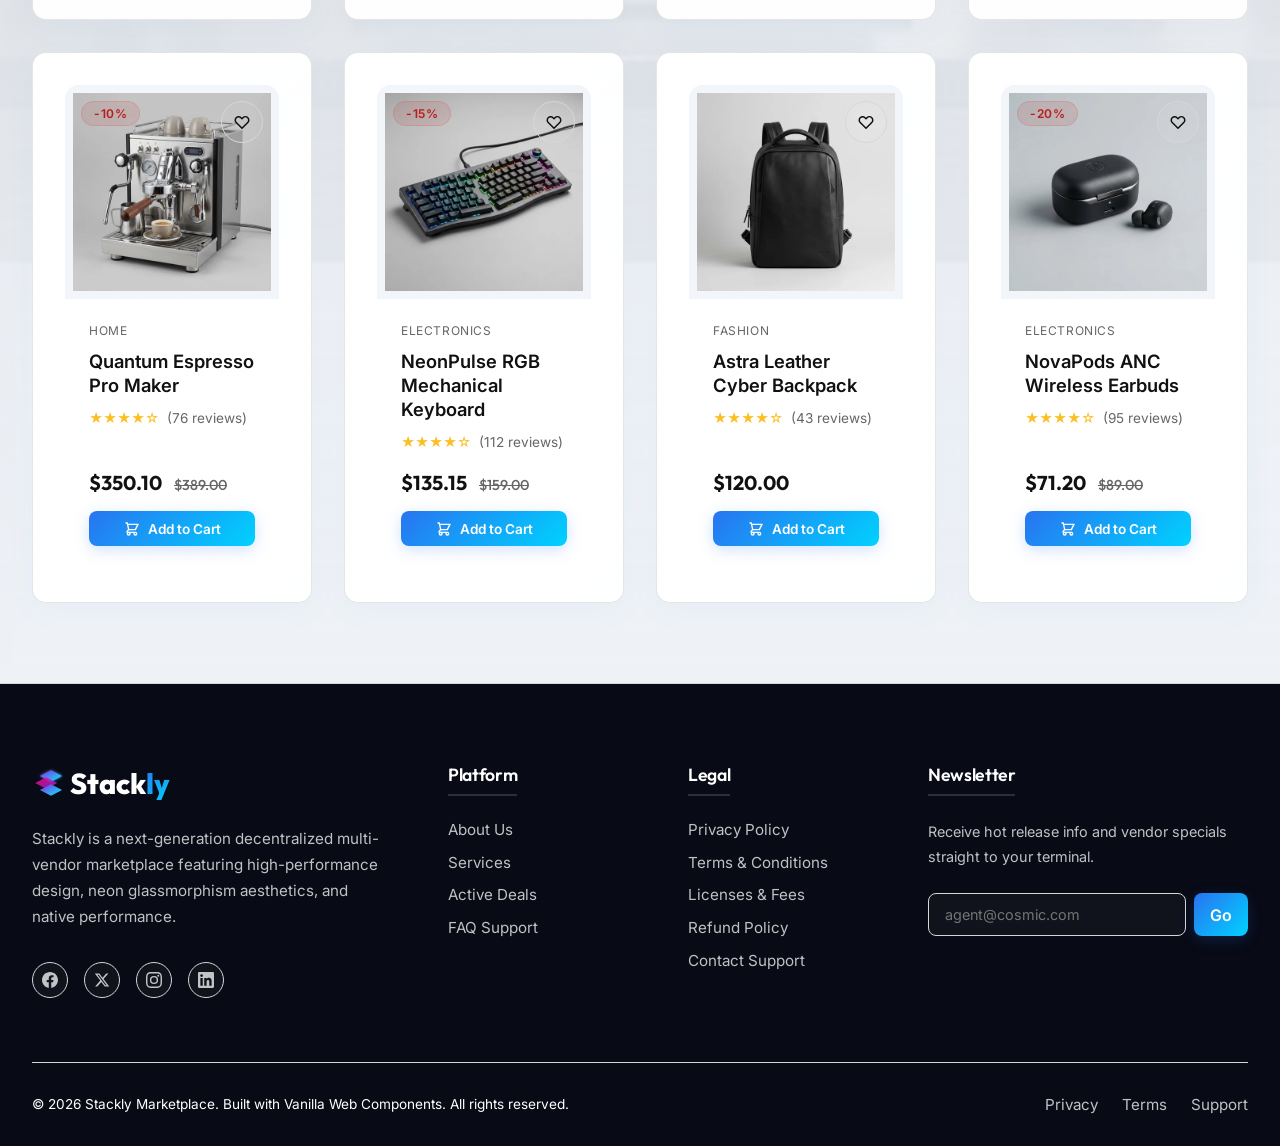
<file: pages/products.html>
<!DOCTYPE html>
<html lang="en" data-theme="light">

<head>
  <meta charset="UTF-8">
  <meta name="viewport" content="width=device-width, initial-scale=1.0">
  <title>Browse Products - Stackly Marketplace</title>
  <link rel="stylesheet" href="../css/styles.css">
  <link rel="stylesheet" href="../css/animations.css">
  <style>
    .products-section-with-bg {
      background: linear-gradient(180deg, rgba(238, 242, 247, 0.75) 0%, var(--bg-base) 100%), 
                  url('../assets/catalog_banner.webp') no-repeat center center;
      background-size: cover;
      background-attachment: fixed;
      padding-top: 4rem;
      padding-bottom: 5rem;
      position: relative;
    }
    
    [data-theme="dark"] .products-section-with-bg {
      background: linear-gradient(180deg, rgba(7, 9, 19, 0.8) 0%, var(--bg-base) 100%), 
                  url('../assets/catalog_banner.webp') no-repeat center center;
      background-size: cover;
      background-attachment: fixed;
    }

    .filter-bar {
      display: flex;
      justify-content: space-between;
      align-items: center;
      gap: 2rem;
      margin-bottom: 3rem;
      flex-wrap: wrap;
    }

    .filter-tabs {
      display: flex;
      gap: 0.5rem;
      flex-wrap: wrap;
    }

    .filter-tab {
      padding: 0.5rem 1rem;
      background: rgba(255, 255, 255, 0.03);
      border: 1px solid var(--border-color);
      border-radius: 50px;
      font-size: 0.85rem;
      cursor: pointer;
      color: var(--text-secondary);
      transition: all var(--transition-fast);
    }

    .filter-tab:hover {
      color: var(--text-primary);
      border-color: var(--primary);
    }

    .filter-tab.active {
      color: #ffffff;
      border-color: var(--secondary);
      background: var(--primary-gradient);
      box-shadow: 0 3px 10px var(--primary-glow);
    }

    select.sort-select {
      background: rgba(255, 255, 255, 0.03);
      border: 1px solid var(--border-color);
      border-radius: var(--radius-sm);
      padding: 0.6rem 2rem 0.6rem 1rem;
      color: var(--text-primary);
      cursor: pointer;
      -webkit-appearance: none;
      -moz-appearance: none;
      appearance: none;
      background-image: url("[data-uri]");
      background-repeat: no-repeat;
      background-position: right 0.75rem center;
      background-size: 1rem;
    }

    [data-theme="light"] select.sort-select {
      background-image: url("[data-uri]");
    }

    .search-input-col {
      width: 280px;
    }

    .product-grid {
      display: grid;
      grid-template-columns: repeat(auto-fill, minmax(280px, 1fr));
      gap: 2rem;
    }

    .product-card {
      display: flex;
      flex-direction: column;
      height: 100%;
    }

    .product-img-wrapper {
      position: relative;
      aspect-ratio: 1;
      border-radius: var(--radius-md) var(--radius-md) 0 0;
      overflow: hidden;
      background: var(--bg-surface-alt);
      display: flex;
      align-items: center;
      justify-content: center;
      padding: 0.5rem; /* Reduced padding to make image larger */
    }

    .product-img {
      max-width: 100%;
      max-height: 100%;
      object-fit: contain;
      /* Contain view for compact product grid */
      transition: transform var(--transition-normal);
    }

    .product-card:hover .product-img {
      transform: scale(1.08);
    }

    .product-discount-badge {
      position: absolute;
      top: 1rem;
      left: 1rem;
      z-index: 5;
    }

    .product-wishlist-btn {
      position: absolute;
      top: 1rem;
      right: 1rem;
      z-index: 5;
    }

    .product-details {
      padding: 1.5rem;
      display: flex;
      flex-direction: column;
      flex-grow: 1;
      gap: 0.75rem;
    }

    .product-category {
      font-size: 0.75rem;
      color: var(--text-muted);
      text-transform: uppercase;
      letter-spacing: 0.05em;
    }

    .product-name {
      font-size: 1.15rem;
      font-weight: 600;
      line-height: 1.3;
      height: auto;
      overflow: visible;
      display: block;
    }

    .product-rating {
      display: flex;
      align-items: center;
      gap: 0.25rem;
      font-size: 0.85rem;
      color: #fbbf24;
    }

    .product-rating span {
      color: var(--text-muted);
      margin-left: 0.25rem;
    }

    .product-footer {
      display: flex;
      flex-direction: column;
      align-items: stretch;
      gap: 0.5rem;
      margin-top: auto;
      padding-top: 0.5rem;
    }

    .product-price {
      font-size: 1.25rem;
      font-weight: 700;
      font-family: var(--font-title);
    }

    .product-price del {
      font-size: 0.9rem;
      color: var(--text-muted);
      font-weight: 500;
      margin-left: 0.5rem;
    }
  </style>
</head>

<body>
  <stackly-loader></stackly-loader>
  <stackly-header></stackly-header>

  <main>
    <section class="browse-wrapper reveal-on-scroll products-section-with-bg">
      <div class="container">
        <div class="section-header fade-in">
          <span class="badge badge-primary banner-badge" style="margin-bottom: 1rem;">MARKETPLACE CATALOG</span>
          <h2 class="banner-title">Marketplace Catalog</h2>
          <p class="banner-desc">Explore high-tech hardware, garments, and future items sourced from verified vendors.</p>
        </div>

        <!-- Filter Controls -->
        <div class="filter-bar">
          <div class="filter-tabs" id="category-tabs-container">
            <div class="filter-tab active" onclick="filterCategory('all')">All Products</div>
            <!-- Populated via JavaScript -->
          </div>

          <div style="display: flex; gap: 1rem; flex-wrap: wrap;">
            <!-- Live Search -->
            <div class="search-box search-input-col">
              <svg xmlns="http://www.w3.org/2000/svg" fill="none" viewBox="0 0 24 24" stroke="currentColor">
                <path stroke-linecap="round" stroke-linejoin="round" stroke-width="2"
                  d="M21 21l-6-6m2-5a7 7 0 11-14 0 7 7 0 0114 0z" />
              </svg>
              <input type="text" id="catalog-search" placeholder="Filter by name..." oninput="filterCatalog()">
            </div>

            <!-- Sorting selector -->
            <div style="position: relative;">
              <select class="sort-select" id="catalog-sort" onchange="filterCatalog()">
                <option value="default">Default Sorting</option>
                <option value="price-asc">Price: Low to High</option>
                <option value="price-desc">Price: High to Low</option>
                <option value="rating-desc">Rating: High to Low</option>
              </select>
            </div>
          </div>
        </div>

        <!-- Products Grid -->
        <div class="product-grid" id="products-catalog-container">
          <!-- Populated by JS -->
        </div>
      </div>
    </section>
  </main>

  <stackly-footer></stackly-footer>

  <script src="../js/mockData.js"></script>
  <script src="../js/auth.js"></script>
  <script src="../js/components.js"></script>
  <script src="../js/dashboard.js"></script>
  <script>
    let activeCategory = 'all';
    let activeVendor = '';

    function getVendorCompanyName() {
      if (typeof StacklyAuth === 'undefined') return '';
      const currentUser = StacklyAuth.getCurrentUser();
      if (currentUser && currentUser.role === 'vendor') {
        const matchedVendor = window.StacklyDB.getVendors().find(v => 
          v.name.toLowerCase().includes(currentUser.username.toLowerCase()) || 
          currentUser.username.toLowerCase().includes(v.name.toLowerCase()) ||
          v.name.split(' ')[0].toLowerCase() === currentUser.username.split(' ')[0].toLowerCase()
        ) || window.StacklyDB.getVendors()[0];
        return matchedVendor ? matchedVendor.name : '';
      }
      return '';
    }

    document.addEventListener('DOMContentLoaded', () => {
      populateCategories();

      const currentUser = typeof StacklyAuth !== 'undefined' ? StacklyAuth.getCurrentUser() : null;
      const vendorName = getVendorCompanyName();

      if (currentUser && currentUser.role === 'vendor' && vendorName) {
        activeVendor = vendorName;
        // Dynamically update the banner title and subtitle for vendor view
        const bannerTitle = document.querySelector('.banner-title');
        const bannerDesc = document.querySelector('.banner-desc');
        if (bannerTitle) bannerTitle.innerText = "My Products Catalog";
        if (bannerDesc) bannerDesc.innerText = "Manage and view your deployed products inside the marketplace.";
      } else {
        // Check for query parameters (?category=electronics & ?vendor=Name)
        const urlParams = new URLSearchParams(window.location.search);
        const categoryParam = urlParams.get('category') || urlParams.get('id');
        const vendorParam = urlParams.get('vendor');

        if (vendorParam) {
          activeVendor = vendorParam;
        }

        if (categoryParam) {
          filterCategory(categoryParam);
          return;
        }
      }

      filterCatalog();
    });

    function populateCategories() {
      const db = window.StacklyDB;
      const container = document.getElementById('category-tabs-container');
      if (db && container) {
        const tabs = db.getCategories().map(cat => `
          <div class="filter-tab" data-cat="${cat.id}" onclick="filterCategory('${cat.id}')">${cat.name}</div>
        `).join('');
        container.innerHTML += tabs;
      }
    }

    function filterCategory(catId) {
      activeCategory = catId;
      document.querySelectorAll('.filter-tab').forEach(tab => {
        const dataCat = tab.getAttribute('data-cat') || 'all';
        tab.classList.toggle('active', dataCat === catId);
      });
      // Clear vendor filter when manually switching categories, unless current user is a vendor
      const vendorName = getVendorCompanyName();
      if (vendorName) {
        activeVendor = vendorName;
      } else {
        activeVendor = '';
      }
      filterCatalog();
    }

    function filterCatalog() {
      const db = window.StacklyDB;
      const container = document.getElementById('products-catalog-container');
      if (!db || !container) return;

      let products = db.getProducts();

      // Category filter
      if (activeCategory !== 'all') {
        products = products.filter(p => p.category === activeCategory);
      }

      // Vendor filter
      if (activeVendor) {
        products = products.filter(p => p.vendor.toLowerCase() === activeVendor.toLowerCase());
      }

      // Search query filter
      const query = document.getElementById('catalog-search').value.toLowerCase().trim();
      if (query) {
        products = products.filter(p => p.name.toLowerCase().includes(query));
      }

      // Sorting
      const sortVal = document.getElementById('catalog-sort').value;
      if (sortVal === 'price-asc') {
        products.sort((a, b) => {
          const priceA = a.price * (1 - a.discount / 100);
          const priceB = b.price * (1 - b.discount / 100);
          return priceA - priceB;
        });
      } else if (sortVal === 'price-desc') {
        products.sort((a, b) => {
          const priceA = a.price * (1 - a.discount / 100);
          const priceB = b.price * (1 - b.discount / 100);
          return priceB - priceA;
        });
      } else if (sortVal === 'rating-desc') {
        products.sort((a, b) => b.rating - a.rating);
      }

      // Render cards
      if (products.length === 0) {
        container.innerHTML = `
          <div style="grid-column: 1/-1; text-align: center; padding: 4rem 0; color: var(--text-secondary);">
            <h3>No products match your filter parameters.</h3>
            <p>Try searching for a different keyword or category.</p>
          </div>
        `;
        return;
      }

      container.innerHTML = products.map(p => {
        const discountAmt = p.price * (1 - p.discount / 100);
        return `
          <div class="glass glass-card product-card">
            <div class="product-img-wrapper">
              ${p.discount > 0 ? `<div class="badge badge-danger product-discount-badge">-${p.discount}%</div>` : ''}
              <button class="btn-icon product-wishlist-btn" onclick="event.stopPropagation(); addToWishlistHandler('${p.id}')">
                <svg xmlns="http://www.w3.org/2000/svg" fill="none" viewBox="0 0 24 24" stroke="currentColor" stroke-width="2" style="width:18px;height:18px;"><path stroke-linecap="round" stroke-linejoin="round" d="M4.318 6.318a4.5 4.5 0 000 6.364L12 20.364l7.682-7.682a4.5 4.5 0 00-6.364-6.364L12 7.636l-1.318-1.318a4.5 4.5 0 00-6.364 0z"/></svg>
              </button>
              <img class="product-img" src="${p.image}" alt="${p.name}">
            </div>
            <div class="product-details">
              <span class="product-category">${p.category}</span>
              <a href="404.html" class="product-name">${p.name}</a>
              <div class="product-rating">
                ${'★'.repeat(Math.floor(p.rating))}${'☆'.repeat(5 - Math.floor(p.rating))}
                <span>(${p.reviewsCount} reviews)</span>
              </div>
              <div class="product-footer">
                <div class="product-price">
                  $${p.discount > 0 ? discountAmt.toFixed(2) : p.price.toFixed(2)}
                  ${p.discount > 0 ? `<del>$${p.price.toFixed(2)}</del>` : ''}
                </div>
                <button class="btn btn-primary" onclick="event.stopPropagation(); addToCartHandler('${p.id}')" style="width: 100%; border-radius: 8px; margin-top: 0.5rem; display: flex; align-items: center; justify-content: center; gap: 0.5rem; padding: 0.6rem 1rem; font-size: 0.85rem;">
                  <svg xmlns="http://www.w3.org/2000/svg" fill="none" viewBox="0 0 24 24" stroke="currentColor" stroke-width="2" style="width:16px;height:16px;"><path stroke-linecap="round" stroke-linejoin="round" d="M3 3h2l.4 2M7 13h10l4-8H5.4M7 13L5.4 5M7 13l-2.293 2.293c-.63.63-.184 1.707.707 1.707H17m0 0a2 2 0 100 4 2 2 0 000-4zm-8 2a2 2 0 11-4 0 2 2 0 014 0z"/></svg>
                  Add to Cart
                </button>
              </div>
            </div>
          </div>
        `;
      }).join('');
    }

    function addToCartHandler(productId) {
      const p = window.StacklyDB.getProducts().find(item => item.id === productId);
      if (p) {
        window.StacklyDB.addToCart(p, 1);
        alert(`${p.name} added to cart!`);
      }
    }

    function addToWishlistHandler(productId) {
      const p = window.StacklyDB.getProducts().find(item => item.id === productId);
      if (p) {
        window.StacklyDB.addToWishlist(p);
        alert(`${p.name} added to wishlist!`);
      }
    }
  </script>
</body>

</html>
</file>
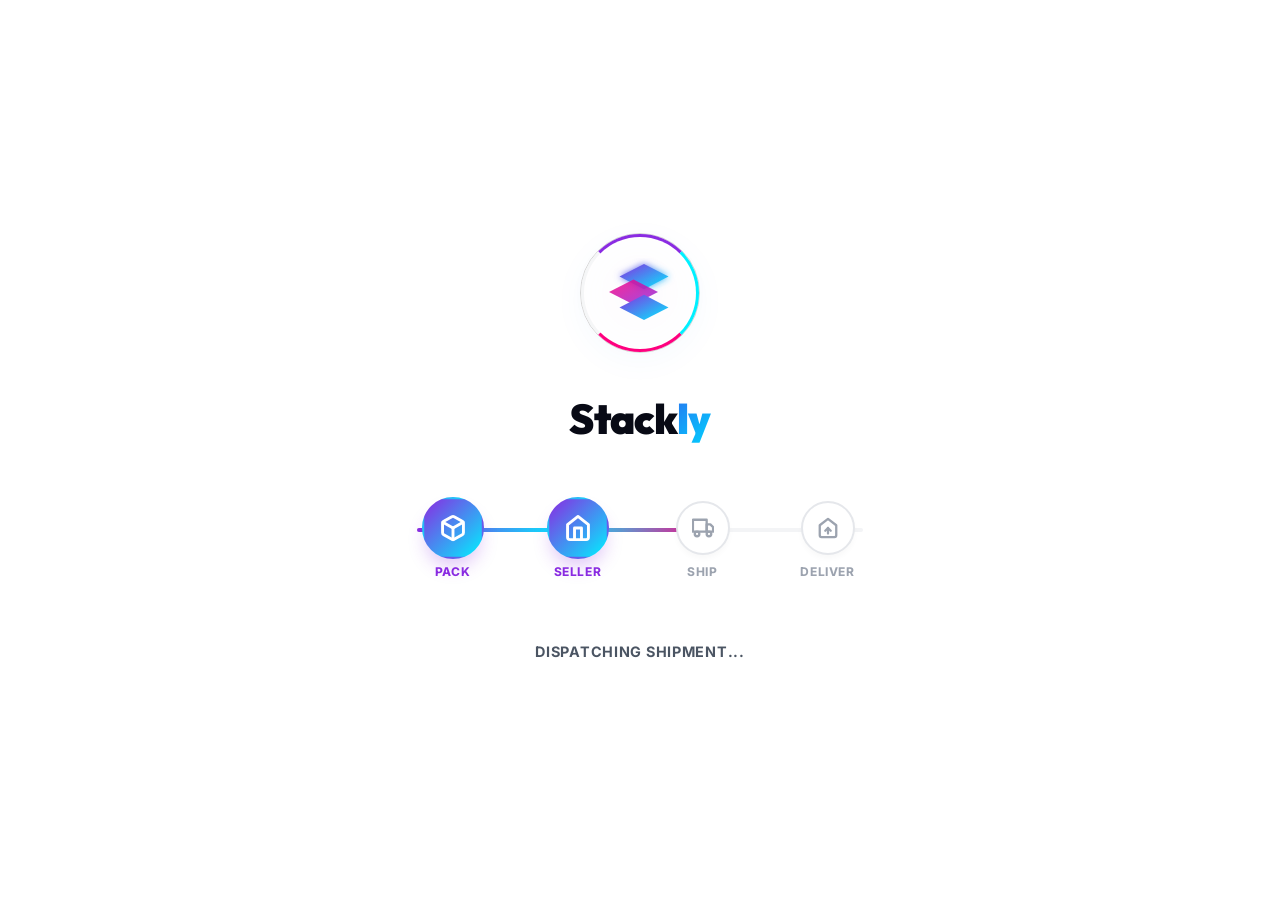
<file: pages/register.html>
<!DOCTYPE html>
<html lang="en" data-theme="light">
<head>
  <meta charset="UTF-8">
  <meta name="viewport" content="width=device-width, initial-scale=1.0">
  <title>Register - Stackly Marketplace</title>
  <link rel="stylesheet" href="../css/styles.css">
  <link rel="stylesheet" href="../css/animations.css">
  <style>
    .auth-wrapper {
      min-height: 100vh;
      display: flex;
      align-items: center;
      justify-content: center;
      position: relative;
      overflow: hidden;
      padding: 2rem 1.25rem;
    }
    .auth-bg {
      position: absolute;
      inset: -10%;
      background: radial-gradient(circle at 80% 20%, rgba(0, 240, 255, 0.15), transparent 50%),
                  radial-gradient(circle at 20% 80%, rgba(138, 43, 226, 0.18), transparent 50%),
                  linear-gradient(135deg, rgba(8, 10, 21, 0.92), rgba(4, 5, 12, 0.96)), 
                  url('../assets/modules_bg.webp');
      background-size: cover;
      background-position: center;
      animation: bgPan 25s ease-in-out infinite alternate;
      z-index: 1;
    }
    @keyframes bgPan {
      0% { transform: scale(1.05) translate(-10px, -10px); }
      50% { transform: scale(1.1) translate(10px, 10px); }
      100% { transform: scale(1.05) translate(-10px, -10px); }
    }
    .auth-card {
      width: 100%;
      max-width: 480px;
      padding: 3rem 2.5rem;
      border-radius: var(--radius-lg);
      position: relative;
      z-index: 2;
    }
    .back-home-btn-card {
      display: inline-flex;
      align-items: center;
      gap: 0.5rem;
      padding: 0.5rem 1rem;
      background: rgba(255, 255, 255, 0.03);
      border: 1px solid rgba(255, 255, 255, 0.08);
      border-radius: 50px;
      color: var(--text-primary);
      font-family: var(--font-title);
      font-weight: 600;
      font-size: 0.85rem;
      text-decoration: none;
      transition: all var(--transition-fast);
      box-sizing: border-box;
    }
    .back-home-btn-card:hover {
      background: var(--primary-gradient);
      border-color: transparent;
      color: #ffffff !important;
      transform: translateY(-2px);
      box-shadow: 0 6px 15px var(--primary-glow);
    }
    .back-home-btn-card svg {
      width: 14px;
      height: 14px;
      transition: transform var(--transition-fast);
    }
    .back-home-btn-card:hover svg {
      transform: translateX(-3px);
    }
    .auth-header {
      text-align: center;
      margin-bottom: 2rem;
    }
    .auth-logo {
      display: inline-flex;
      align-items: center;
      gap: 0.5rem;
      margin-bottom: 1rem;
    }
    .auth-footer-links {
      display: flex;
      justify-content: center;
      margin-top: 1.5rem;
      font-size: 0.85rem;
      color: var(--text-secondary);
      gap: 0.5rem;
    }
    .auth-footer-links a:hover {
      color: var(--secondary);
    }
    select.form-input {
      -webkit-appearance: none;
      -moz-appearance: none;
      appearance: none;
      background-image: url("[data-uri]");
      background-repeat: no-repeat;
      background-position: right 1rem center;
      background-size: 1.25rem;
      padding-right: 2.5rem;
    }
    [data-theme="light"] select.form-input {
      background-image: url("[data-uri]");
    }
  </style>
</head>
<body>
  <!-- Loader -->
  <stackly-loader></stackly-loader>

  <div class="auth-wrapper">
    <div class="auth-bg"></div>
    <div class="glass glass-card auth-card">
      <div class="auth-header">
        <a href="../index.html" class="auth-logo">
          <stackly-logo size="46"></stackly-logo>
          <span style="font-family: var(--font-title); font-size: 2rem; font-weight: 800; color:var(--text-primary);">Stack<span style="background: var(--primary-gradient); -webkit-background-clip: text; -webkit-text-fill-color: transparent;">ly</span></span>
        </a>
        <h2 style="font-size: 1.5rem; font-family: var(--font-title); margin-top: 0.5rem;">Access Registry</h2>
        <p style="color: var(--text-secondary); font-size: 0.9rem;">Register a new cryptographic entity slot.</p>
      </div>

      <form id="registerForm">
        <div class="form-group">
          <label class="form-label" for="username">Username</label>
          <div class="input-wrapper">
            <input class="form-input" type="text" id="username" required placeholder="Nova Operator">
          </div>
        </div>

        <div class="form-group">
          <label class="form-label" for="email">Security Key (Email)</label>
          <div class="input-wrapper">
            <input class="form-input" type="email" id="email" required placeholder="nova@stackly.com">
          </div>
        </div>

        <div class="form-group">
          <label class="form-label" for="role">Node Role Entity</label>
          <div class="input-wrapper">
            <select class="form-input" id="role" required>
              <option value="customer">Customer Node</option>
              <option value="vendor">Vendor Node</option>
              <option value="admin">Admin Node</option>
            </select>
          </div>
        </div>

        <div class="grid grid-2" style="gap: 1rem;">
          <div class="form-group">
            <label class="form-label" for="password">Passcode</label>
            <div class="input-wrapper">
              <input class="form-input" type="password" id="password" required placeholder="••••••••">
            </div>
          </div>

          <div class="form-group">
            <label class="form-label" for="confirmPassword">Confirm Passcode</label>
            <div class="input-wrapper">
              <input class="form-input" type="password" id="confirmPassword" required placeholder="••••••••">
            </div>
          </div>
        </div>

        <button type="submit" class="btn btn-primary" style="width: 100%; margin-top: 1rem;">Register Node</button>
      </form>

      <div class="auth-footer-links" style="display: flex; justify-content: space-between; align-items: center; width: 100%; margin-top: 1.5rem;">
        <a href="../index.html" class="back-home-btn-card">
          <svg xmlns="http://www.w3.org/2000/svg" fill="none" viewBox="0 0 24 24" stroke="currentColor" stroke-width="2.5"><path stroke-linecap="round" stroke-linejoin="round" d="M10 19l-7-7m0 0l7-7m-7 7h18"/></svg>
          Back to Home
        </a>
        <div style="font-size: 0.85rem; display: flex; align-items: center; gap: 0.35rem;">
          <span>Have node?</span>
          <a href="login.html" style="font-weight: 600; color: var(--primary);">Sign In</a>
        </div>
      </div>
    </div>
  </div>

  <script src="../js/mockData.js"></script>
  <script src="../js/components.js"></script>
  <script src="../js/auth.js"></script>
  <script src="../js/dashboard.js"></script>
  <script>
    // Grab query param role if specified (e.g. ?role=vendor)
    const urlParams = new URLSearchParams(window.location.search);
    const preselectedRole = urlParams.get('role');
    if (preselectedRole) {
      const select = document.getElementById('role');
      if (select && ['customer', 'vendor', 'admin'].includes(preselectedRole)) {
        select.value = preselectedRole;
      }
    }

    document.getElementById('registerForm').addEventListener('submit', (e) => {
      e.preventDefault();
      const username = document.getElementById('username').value.trim();
      const email = document.getElementById('email').value.trim();
      const role = document.getElementById('role').value;
      const password = document.getElementById('password').value;
      const confirmPassword = document.getElementById('confirmPassword').value;

      if (password !== confirmPassword) {
        alert('Passwords do not match.');
        return;
      }

      const result = StacklyAuth.register(username, email, password, role);

      if (result.success) {
        alert('Registration Successful! Node allocated.');
        // Redirect to appropriate dashboard
        if (role === 'admin') {
          window.location.href = 'admin-dashboard.html';
        } else if (role === 'vendor') {
          window.location.href = 'vendor-dashboard.html';
        } else {
          window.location.href = 'customer-dashboard.html';
        }
      } else {
        alert(result.message);
      }
    });
  </script>
</body>
</html>
</file>
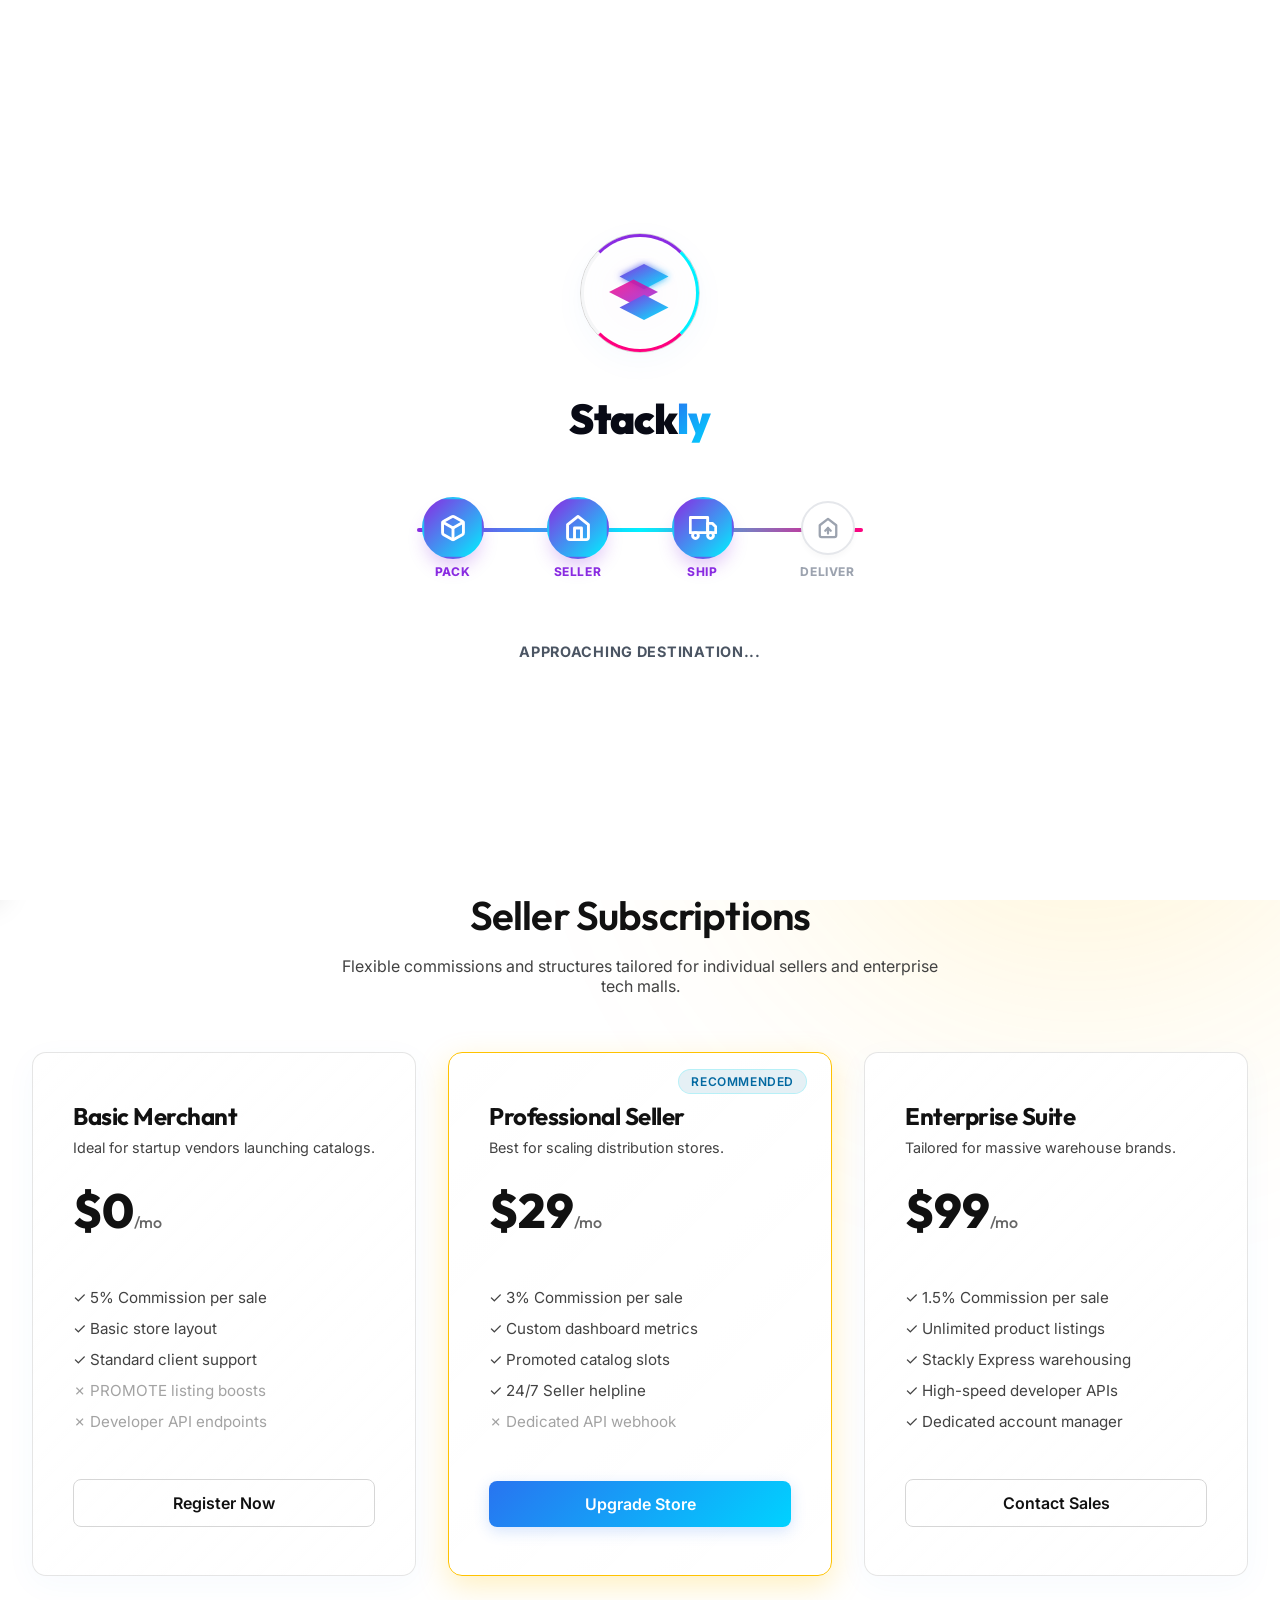
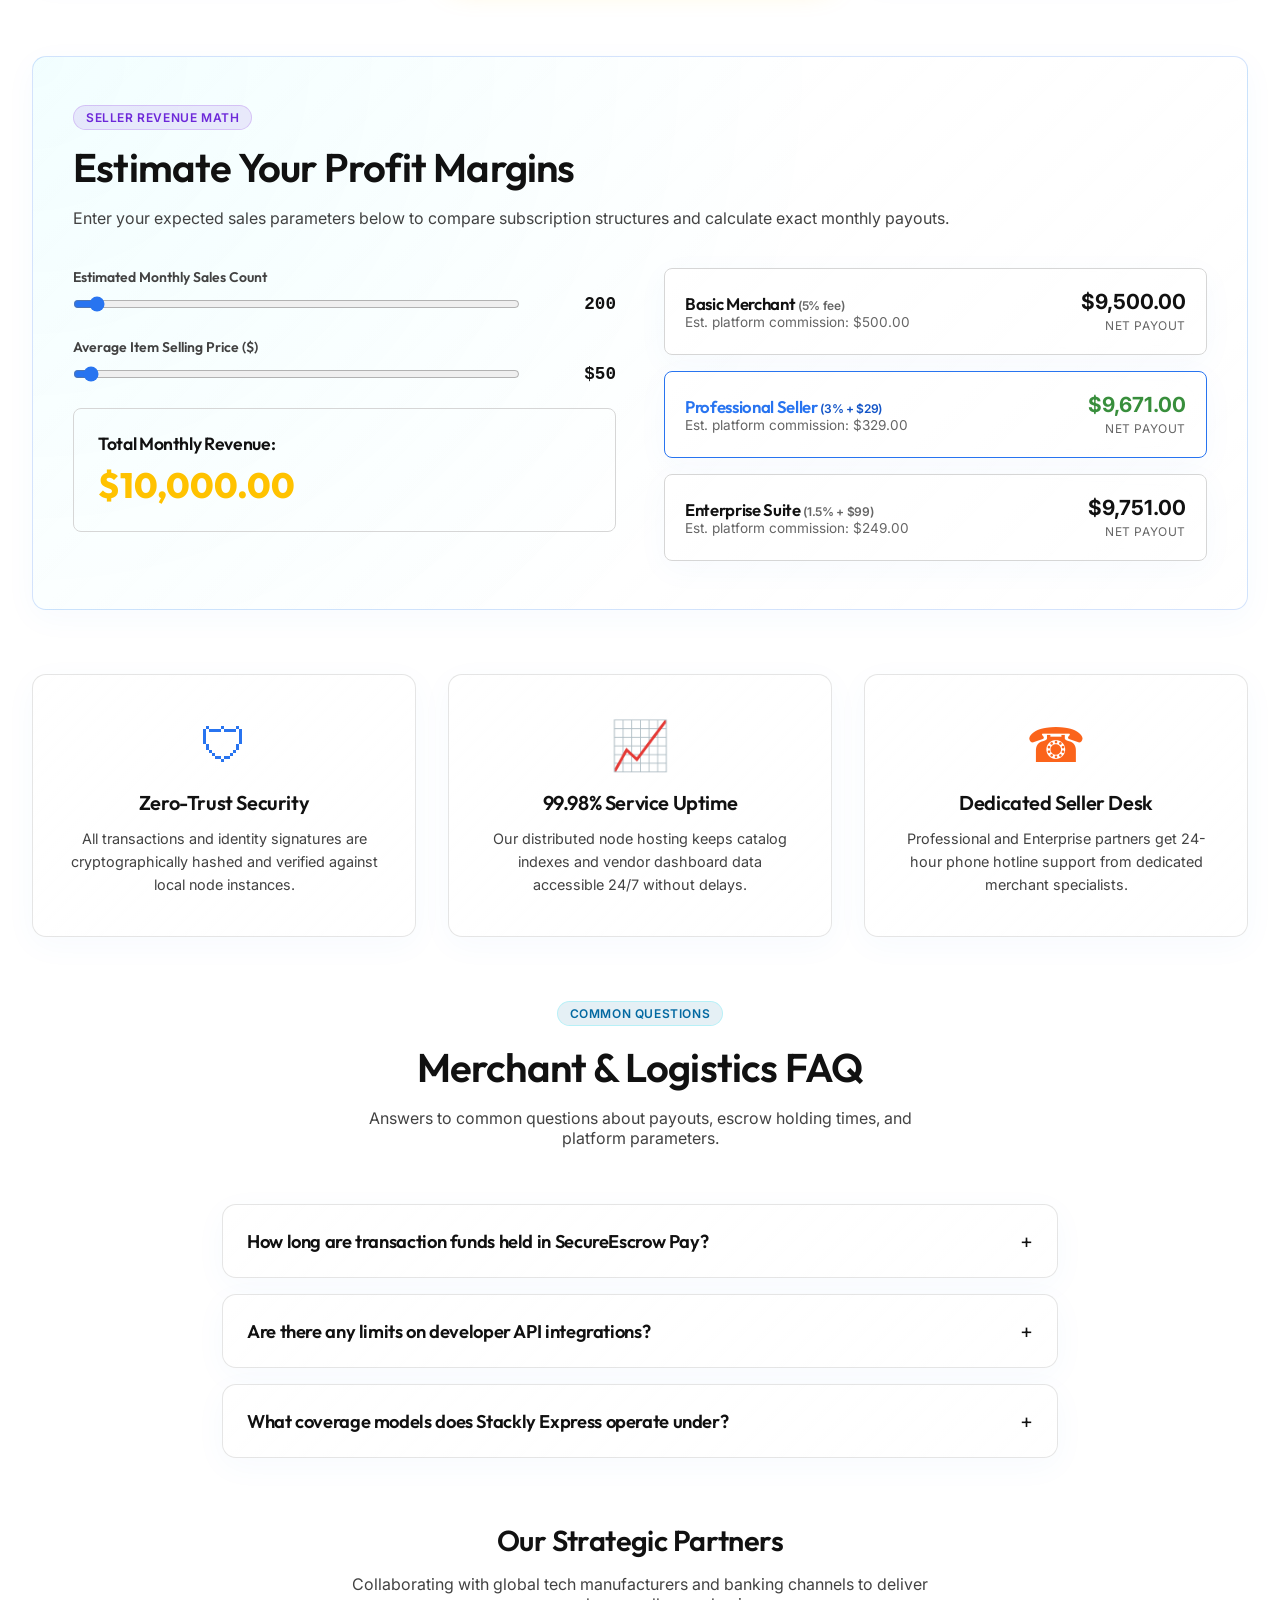
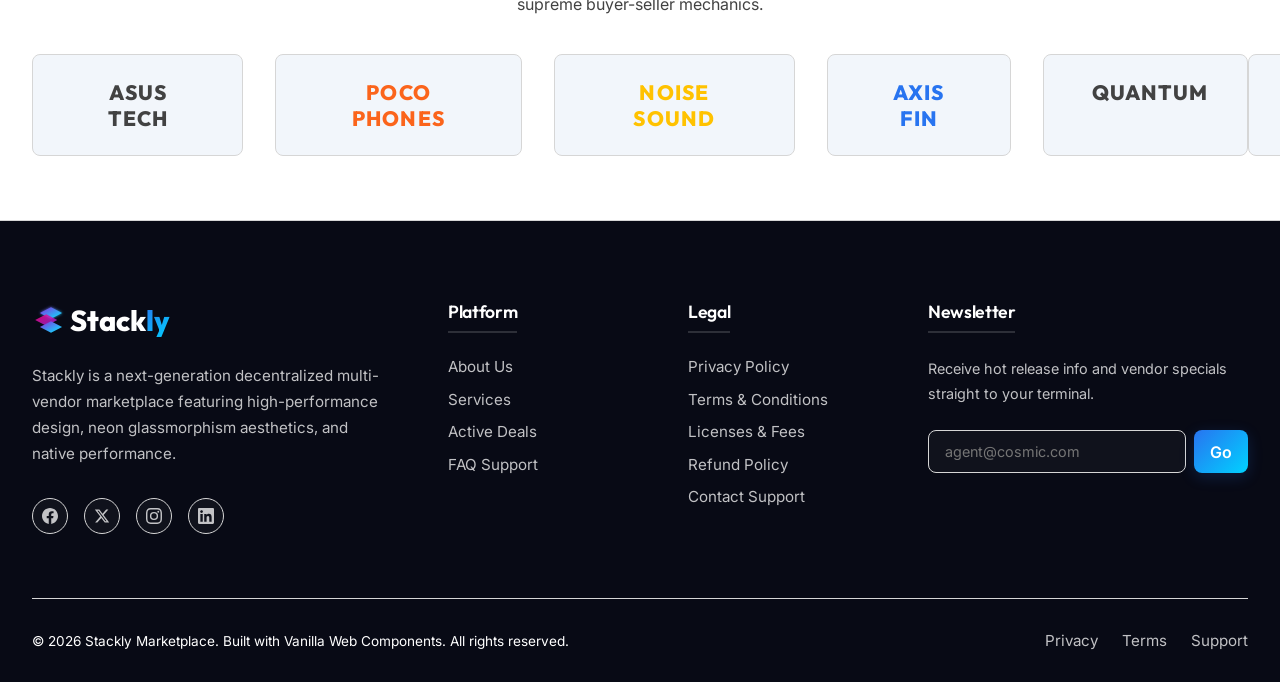
<file: pages/services.html>
<!DOCTYPE html>
<html lang="en" data-theme="light">
<head>
  <meta charset="UTF-8">
  <meta name="viewport" content="width=device-width, initial-scale=1.0">
  <title>Ecosystem Services - Stackly Marketplace</title>
  <link rel="stylesheet" href="../css/styles.css">
  <link rel="stylesheet" href="../css/animations.css">
  <style>
    .services-hero {
      background: linear-gradient(180deg, rgba(238, 242, 247, 0.75) 0%, var(--bg-base) 100%), 
                  url('../assets/services_bg.webp') no-repeat center center;
      background-size: cover;
      background-attachment: fixed;
      padding: 6rem 0;
      text-align: center;
      position: relative;
    }
    
    [data-theme="dark"] .services-hero {
      background: linear-gradient(180deg, rgba(7, 9, 19, 0.8) 0%, var(--bg-base) 100%), 
                  url('../assets/services_bg.webp') no-repeat center center;
      background-size: cover;
      background-attachment: fixed;
    }
    .pricing-card {
      display: flex;
      flex-direction: column;
      gap: 1.5rem;
      padding: 3rem 2.5rem;
      position: relative;
    }
    .pricing-card.premium {
      border-color: var(--secondary);
      box-shadow: 0 10px 30px var(--secondary-glow);
    }
    .pricing-features {
      display: flex;
      flex-direction: column;
      gap: 0.75rem;
      margin: 1.5rem 0;
    }
    .pricing-feature {
      display: flex;
      gap: 0.75rem;
      font-size: 0.95rem;
      color: var(--text-secondary);
      align-items: center;
    }
    .pricing-price {
      font-size: 3rem;
      font-family: var(--font-title);
      font-weight: 800;
      color: var(--text-primary);
    }
    .pricing-price span {
      font-size: 1rem;
      font-weight: 500;
      color: var(--text-muted);
    }
  </style>
</head>
<body>
  <!-- Loader -->
  <stackly-loader></stackly-loader>

  <!-- Header -->
  <stackly-header></stackly-header>

  <main>
    <!-- Services Hero Section -->
    <section class="services-hero">
      <div class="container fade-in">
        <span class="badge badge-primary" style="margin-bottom: 1rem;">STACKLY SUITE</span>
        <h1 style="font-size: 3rem; font-family: var(--font-title); margin-bottom: 1rem;">Ecosystem Services</h1>
        <p style="color: var(--text-secondary); max-width: 600px; margin: 0 auto; line-height: 1.6;">Integrate logistics, promoted listings, and developer APIs to scale your business operations instantly.</p>
      </div>
    </section>

    <!-- Core Features Grid -->
    <section class="reveal-on-scroll" style="padding-top: 0;">
      <div class="container">
        <div class="grid grid-4">
          <div class="glass glass-card" style="display: flex; flex-direction: column; gap: 1rem; padding: 2rem;">
            <div style="font-size: 2.5rem; color: var(--primary);">✈</div>
            <h3 style="font-size: 1.25rem; font-family: var(--font-title); font-weight: 700;">Stackly Express</h3>
            <p style="color: var(--text-secondary); font-size: 0.9rem; line-height: 1.6;">End-to-end warehousing, packaging, and next-day distribution channels powered by local logistical nodes.</p>
          </div>

          <div class="glass glass-card" style="display: flex; flex-direction: column; gap: 1rem; padding: 2rem;">
            <div style="font-size: 2.5rem; color: var(--success);">🛡</div>
            <h3 style="font-size: 1.25rem; font-family: var(--font-title); font-weight: 700;">SecureEscrow Pay</h3>
            <p style="color: var(--text-secondary); font-size: 0.9rem; line-height: 1.6;">Customer payment protection holds funds securely in escrow until shipping tracking confirms execution.</p>
          </div>

          <div class="glass glass-card" style="display: flex; flex-direction: column; gap: 1rem; padding: 2rem;">
            <div style="font-size: 2.5rem; color: var(--accent);">✦</div>
            <h3 style="font-size: 1.25rem; font-family: var(--font-title); font-weight: 700;">Ad Campaign Promotions</h3>
            <p style="color: var(--text-secondary); font-size: 0.9rem; line-height: 1.6;">Boost search rankings for product catalogs and gain priority impressions on home page carousels.</p>
          </div>

          <div class="glass glass-card" style="display: flex; flex-direction: column; gap: 1rem; padding: 2rem;">
            <div style="font-size: 2.5rem; color: var(--secondary);">⚙</div>
            <h3 style="font-size: 1.25rem; font-family: var(--font-title); font-weight: 700;">Warehouse APIs</h3>
            <p style="color: var(--text-secondary); font-size: 0.9rem; line-height: 1.6;">Automate inventories and order notifications. Connect store transactions directly to external ERP stacks.</p>
          </div>
        </div>
      </div>
    </section>

    <!-- Pricing Grid -->
    <section class="reveal-on-scroll" style="background: rgba(255, 255, 255, 0.01); border-top: 1px solid var(--border-color);">
      <div class="container">
        <div class="section-header">
          <h2>Seller Subscriptions</h2>
          <p>Flexible commissions and structures tailored for individual sellers and enterprise tech malls.</p>
        </div>

        <div class="grid grid-3">
          <!-- Plan 1 -->
          <div class="glass glass-card pricing-card">
            <div>
              <h3 style="font-size: 1.5rem; font-family: var(--font-title); font-weight: 700; margin-bottom: 0.5rem;">Basic Merchant</h3>
              <p style="color: var(--text-secondary); font-size: 0.9rem;">Ideal for startup vendors launching catalogs.</p>
            </div>
            <div class="pricing-price">$0<span>/mo</span></div>
            <div class="pricing-features">
              <div class="pricing-feature">✓ 5% Commission per sale</div>
              <div class="pricing-feature">✓ Basic store layout</div>
              <div class="pricing-feature">✓ Standard client support</div>
              <div class="pricing-feature" style="color: var(--text-muted); opacity: 0.6;">✗ PROMOTE listing boosts</div>
              <div class="pricing-feature" style="color: var(--text-muted); opacity: 0.6;">✗ Developer API endpoints</div>
            </div>
            <button class="btn btn-secondary" onclick="alert('Starter Plan activated!')" style="width: 100%; margin-top: auto;">Register Now</button>
          </div>

          <!-- Plan 2 -->
          <div class="glass glass-card pricing-card premium">
            <div style="position: absolute; top: 1rem; right: 1.5rem;">
              <span class="badge badge-secondary">RECOMMENDED</span>
            </div>
            <div>
              <h3 style="font-size: 1.5rem; font-family: var(--font-title); font-weight: 700; margin-bottom: 0.5rem;">Professional Seller</h3>
              <p style="color: var(--text-secondary); font-size: 0.9rem;">Best for scaling distribution stores.</p>
            </div>
            <div class="pricing-price">$29<span>/mo</span></div>
            <div class="pricing-features">
              <div class="pricing-feature">✓ 3% Commission per sale</div>
              <div class="pricing-feature">✓ Custom dashboard metrics</div>
              <div class="pricing-feature">✓ Promoted catalog slots</div>
              <div class="pricing-feature">✓ 24/7 Seller helpline</div>
              <div class="pricing-feature" style="color: var(--text-muted); opacity: 0.6;">✗ Dedicated API webhook</div>
            </div>
            <button class="btn btn-primary" onclick="alert('Professional Seller subscription activated!')" style="width: 100%; margin-top: auto;">Upgrade Store</button>
          </div>

          <!-- Plan 3 -->
          <div class="glass glass-card pricing-card">
            <div>
              <h3 style="font-size: 1.5rem; font-family: var(--font-title); font-weight: 700; margin-bottom: 0.5rem;">Enterprise Suite</h3>
              <p style="color: var(--text-secondary); font-size: 0.9rem;">Tailored for massive warehouse brands.</p>
            </div>
            <div class="pricing-price">$99<span>/mo</span></div>
            <div class="pricing-features">
              <div class="pricing-feature">✓ 1.5% Commission per sale</div>
              <div class="pricing-feature">✓ Unlimited product listings</div>
              <div class="pricing-feature">✓ Stackly Express warehousing</div>
              <div class="pricing-feature">✓ High-speed developer APIs</div>
              <div class="pricing-feature">✓ Dedicated account manager</div>
            </div>
            <button class="btn btn-secondary" onclick="alert('Enterprise Suite inquiry sent to team!')" style="width: 100%; margin-top: auto;">Contact Sales</button>
          </div>
        </div>
      </div>
    </section>

    <!-- Interactive Earnings Calculator Section -->
    <section class="reveal-on-scroll" style="padding-top: 0; padding-bottom: 4rem;">
      <div class="container">
        <div class="glass glass-card" style="padding: 3rem 2.5rem; background: radial-gradient(circle at top left, rgba(0, 240, 255, 0.05), transparent 60%), var(--card-gradient); border: 1px solid rgba(40, 116, 240, 0.2);">
          <div class="section-header" style="margin-bottom: 2.5rem; text-align: left;">
            <span class="badge badge-primary" style="margin-bottom: 0.75rem;">SELLER REVENUE MATH</span>
            <h2>Estimate Your Profit Margins</h2>
            <p style="margin: 0; max-width: 100%;">Enter your expected sales parameters below to compare subscription structures and calculate exact monthly payouts.</p>
          </div>
          
          <div class="grid grid-2" style="gap: 3rem; align-items: start;">
            <!-- Inputs Panel -->
            <div style="display: flex; flex-direction: column; gap: 1.5rem;">
              <div class="form-group" style="margin-bottom: 0;">
                <label class="form-label" style="font-weight: 600;">Estimated Monthly Sales Count</label>
                <div style="display: flex; align-items: center; gap: 1rem;">
                  <input type="range" id="calc-volume" min="10" max="5000" step="10" value="200" style="flex-grow: 1; accent-color: var(--primary);" oninput="updateCalculatorValues()">
                  <span style="font-family: monospace; font-size: 1.1rem; font-weight: 700; width: 80px; text-align: right;" id="calc-volume-display">200</span>
                </div>
              </div>
              <div class="form-group" style="margin-bottom: 0;">
                <label class="form-label" style="font-weight: 600;">Average Item Selling Price ($)</label>
                <div style="display: flex; align-items: center; gap: 1rem;">
                  <input type="range" id="calc-price" min="5" max="2000" step="5" value="50" style="flex-grow: 1; accent-color: var(--primary);" oninput="updateCalculatorValues()">
                  <span style="font-family: monospace; font-size: 1.1rem; font-weight: 700; width: 80px; text-align: right;" id="calc-price-display">$50</span>
                </div>
              </div>
              <div style="background: rgba(255,255,255,0.03); border: 1px solid var(--border-color); padding: 1.5rem; border-radius: var(--radius-sm);">
                <h4 style="font-size: 1.1rem; font-family: var(--font-title); margin-bottom: 0.5rem; color: var(--text-primary);">Total Monthly Revenue:</h4>
                <div style="font-size: 2.2rem; font-family: var(--font-title); font-weight: 800; color: var(--secondary);" id="calc-revenue-display">$10,000.00</div>
              </div>
            </div>

            <!-- Output Results Cards -->
            <div style="display: flex; flex-direction: column; gap: 1rem;">
              <!-- Basic plan math -->
              <div class="glass" style="padding: 1.25rem; display: flex; justify-content: space-between; align-items: center; border: 1px solid var(--border-color); border-radius: var(--radius-sm);">
                <div>
                  <h4 style="font-size: 1.05rem; font-family: var(--font-title); color: var(--text-primary);">Basic Merchant <span style="font-size: 0.75rem; color: var(--text-muted); font-family: var(--font-body);">(5% fee)</span></h4>
                  <p style="font-size: 0.85rem; color: var(--text-muted);">Est. platform commission: <span id="calc-basic-fee">$500.00</span></p>
                </div>
                <div style="text-align: right;">
                  <div style="font-size: 1.3rem; font-weight: 700; color: var(--text-primary);" id="calc-basic-payout">$9,500.00</div>
                  <span style="font-size: 0.75rem; color: var(--text-muted); text-transform: uppercase; letter-spacing: 0.05em;">Net Payout</span>
                </div>
              </div>

              <!-- Professional plan math -->
              <div class="glass" style="padding: 1.25rem; display: flex; justify-content: space-between; align-items: center; border: 1px solid var(--primary); border-radius: var(--radius-sm);">
                <div>
                  <h4 style="font-size: 1.05rem; font-family: var(--font-title); color: var(--primary);">Professional Seller <span style="font-size: 0.75rem; color: var(--primary-hover); font-family: var(--font-body);">(3% + $29)</span></h4>
                  <p style="font-size: 0.85rem; color: var(--text-muted);">Est. platform commission: <span id="calc-pro-fee">$329.00</span></p>
                </div>
                <div style="text-align: right;">
                  <div style="font-size: 1.3rem; font-weight: 700; color: var(--success);" id="calc-pro-payout">$9,671.00</div>
                  <span style="font-size: 0.75rem; color: var(--text-muted); text-transform: uppercase; letter-spacing: 0.05em;">Net Payout</span>
                </div>
              </div>

              <!-- Enterprise plan math -->
              <div class="glass" style="padding: 1.25rem; display: flex; justify-content: space-between; align-items: center; border: 1px solid var(--border-color); border-radius: var(--radius-sm);">
                <div>
                  <h4 style="font-size: 1.05rem; font-family: var(--font-title); color: var(--text-primary);">Enterprise Suite <span style="font-size: 0.75rem; color: var(--text-muted); font-family: var(--font-body);">(1.5% + $99)</span></h4>
                  <p style="font-size: 0.85rem; color: var(--text-muted);">Est. platform commission: <span id="calc-enterprise-fee">$249.00</span></p>
                </div>
                <div style="text-align: right;">
                  <div style="font-size: 1.3rem; font-weight: 700; color: var(--text-primary);" id="calc-enterprise-payout">$9,751.00</div>
                  <span style="font-size: 0.75rem; color: var(--text-muted); text-transform: uppercase; letter-spacing: 0.05em;">Net Payout</span>
                </div>
              </div>
            </div>
          </div>
        </div>
      </div>
    </section>

    <!-- SLA Service Guarantees Section -->
    <section class="reveal-on-scroll" style="padding-top: 0; padding-bottom: 4rem;">
      <div class="container">
        <div class="grid grid-3" style="text-align: center;">
          <div class="glass glass-card" style="padding: 2.5rem 2rem;">
            <div style="font-size: 3rem; color: var(--primary); margin-bottom: 1rem;">🛡</div>
            <h3 style="font-size: 1.25rem; font-family: var(--font-title); margin-bottom: 0.75rem; color: var(--text-primary);">Zero-Trust Security</h3>
            <p style="color: var(--text-secondary); font-size: 0.9rem; line-height: 1.6;">All transactions and identity signatures are cryptographically hashed and verified against local node instances.</p>
          </div>

          <div class="glass glass-card" style="padding: 2.5rem 2rem;">
            <div style="font-size: 3rem; color: var(--success); margin-bottom: 1rem;">📈</div>
            <h3 style="font-size: 1.25rem; font-family: var(--font-title); margin-bottom: 0.75rem; color: var(--text-primary);">99.98% Service Uptime</h3>
            <p style="color: var(--text-secondary); font-size: 0.9rem; line-height: 1.6;">Our distributed node hosting keeps catalog indexes and vendor dashboard data accessible 24/7 without delays.</p>
          </div>

          <div class="glass glass-card" style="padding: 2.5rem 2rem;">
            <div style="font-size: 3rem; color: var(--accent); margin-bottom: 1rem;">☎</div>
            <h3 style="font-size: 1.25rem; font-family: var(--font-title); margin-bottom: 0.75rem; color: var(--text-primary);">Dedicated Seller Desk</h3>
            <p style="color: var(--text-secondary); font-size: 0.9rem; line-height: 1.6;">Professional and Enterprise partners get 24-hour phone hotline support from dedicated merchant specialists.</p>
          </div>
        </div>
      </div>
    </section>

    <!-- Seller FAQ Accordion Section -->
    <section class="reveal-on-scroll" style="padding-top: 0; padding-bottom: 4rem;">
      <div class="container" style="max-width: 900px;">
        <div class="section-header">
          <span class="badge badge-secondary" style="margin-bottom: 1rem;">COMMON QUESTIONS</span>
          <h2>Merchant & Logistics FAQ</h2>
          <p>Answers to common questions about payouts, escrow holding times, and platform parameters.</p>
        </div>

        <div style="display: flex; flex-direction: column; gap: 1rem;">
          <!-- Question 1 -->
          <div class="glass" style="padding: 1.5rem; border-radius: var(--radius-md); cursor: pointer;" onclick="toggleAccordion(this)">
            <div style="display: flex; justify-content: space-between; align-items: center;">
              <h4 style="font-size: 1.15rem; font-family: var(--font-title); color: var(--text-primary); margin: 0;">How long are transaction funds held in SecureEscrow Pay?</h4>
              <span class="acc-icon" style="font-size: 1.25rem; transition: transform 0.3s ease; color: var(--text-primary);">+</span>
            </div>
            <div class="acc-body" style="max-height: 0; overflow: hidden; transition: all 0.3s cubic-bezier(0.16, 1, 0.3, 1); margin-top: 0;">
              <p style="color: var(--text-secondary); font-size: 0.95rem; line-height: 1.6; padding-top: 1rem; border-top: 1px solid var(--border-color); margin-top: 0.75rem;">
                Payments processed through our escrow module are held securely in localized node pools. Funds are released instantly to your seller balance as soon as the logistics carrier tracking confirms product delivery or when the customer registers positive execution signals.
              </p>
            </div>
          </div>

          <!-- Question 2 -->
          <div class="glass" style="padding: 1.5rem; border-radius: var(--radius-md); cursor: pointer;" onclick="toggleAccordion(this)">
            <div style="display: flex; justify-content: space-between; align-items: center;">
              <h4 style="font-size: 1.15rem; font-family: var(--font-title); color: var(--text-primary); margin: 0;">Are there any limits on developer API integrations?</h4>
              <span class="acc-icon" style="font-size: 1.25rem; transition: transform 0.3s ease; color: var(--text-primary);">+</span>
            </div>
            <div class="acc-body" style="max-height: 0; overflow: hidden; transition: all 0.3s cubic-bezier(0.16, 1, 0.3, 1); margin-top: 0;">
              <p style="color: var(--text-secondary); font-size: 0.95rem; line-height: 1.6; padding-top: 1rem; border-top: 1px solid var(--border-color); margin-top: 0.75rem;">
                Basic Merchant tier has access to basic checkout redirects. The Enterprise Suite tier enjoys unlimited, rate-free API tokens to synchronize order, inventory, and analytics tables directly with high-performance ERP systems (such as SAP or custom nodes).
              </p>
            </div>
          </div>

          <!-- Question 3 -->
          <div class="glass" style="padding: 1.5rem; border-radius: var(--radius-md); cursor: pointer;" onclick="toggleAccordion(this)">
            <div style="display: flex; justify-content: space-between; align-items: center;">
              <h4 style="font-size: 1.15rem; font-family: var(--font-title); color: var(--text-primary); margin: 0;">What coverage models does Stackly Express operate under?</h4>
              <span class="acc-icon" style="font-size: 1.25rem; transition: transform 0.3s ease; color: var(--text-primary);">+</span>
            </div>
            <div class="acc-body" style="max-height: 0; overflow: hidden; transition: all 0.3s cubic-bezier(0.16, 1, 0.3, 1); margin-top: 0;">
              <p style="color: var(--text-secondary); font-size: 0.95rem; line-height: 1.6; padding-top: 1rem; border-top: 1px solid var(--border-color); margin-top: 0.75rem;">
                We currently partner with regional hyper-local distribution channels and courier services to support express same-day packaging and drop-off. Warehouse allocations are managed via high-density fulfillment nodes situated in prime commercial areas.
              </p>
            </div>
          </div>
        </div>
      </div>
    </section>

    <!-- Trusted Partners Showcase Section -->
    <section class="reveal-on-scroll" style="padding-top: 0; padding-bottom: 4rem; overflow: hidden;">
      <div class="container">
        <div class="section-header" style="margin-bottom: 2.5rem;">
          <h2 style="font-size: 1.8rem; font-family: var(--font-title);">Our Strategic Partners</h2>
          <p>Collaborating with global tech manufacturers and banking channels to deliver supreme buyer-seller mechanics.</p>
        </div>
        
        <style>
          @keyframes marquee {
            0% { transform: translateX(0%); }
            100% { transform: translateX(-50%); }
          }
          .marquee-container {
            display: flex;
            width: 200%;
            overflow: hidden;
            position: relative;
          }
          .marquee-content {
            display: flex;
            justify-content: space-around;
            width: 50%;
            animation: marquee 25s linear infinite;
            gap: 2rem;
          }
          .partner-logo-card {
            padding: 1.5rem 3rem;
            min-width: 180px;
            text-align: center;
            font-size: 1.3rem;
            font-family: var(--font-title);
            font-weight: 800;
            letter-spacing: 0.05em;
            color: var(--text-secondary);
            border-radius: var(--radius-sm);
            border: 1px solid var(--border-color);
            background: var(--bg-surface-alt);
          }
        </style>

        <div class="marquee-container">
          <div class="marquee-content">
            <div class="partner-logo-card">ASUS TECH</div>
            <div class="partner-logo-card" style="color: var(--accent);">POCO PHONES</div>
            <div class="partner-logo-card" style="color: var(--secondary);">NOISE SOUND</div>
            <div class="partner-logo-card" style="color: var(--primary);">AXIS FIN</div>
            <div class="partner-logo-card">QUANTUM</div>
          </div>
          <div class="marquee-content">
            <div class="partner-logo-card">ASUS TECH</div>
            <div class="partner-logo-card" style="color: var(--accent);">POCO PHONES</div>
            <div class="partner-logo-card" style="color: var(--secondary);">NOISE SOUND</div>
            <div class="partner-logo-card" style="color: var(--primary);">AXIS FIN</div>
            <div class="partner-logo-card">QUANTUM</div>
          </div>
        </div>
      </div>
    </section>
  </main>

  <!-- Footer -->
  <stackly-footer></stackly-footer>

  <script src="../js/mockData.js"></script>
  <script src="../js/components.js"></script>
  <script src="../js/dashboard.js"></script>
  <script>
    document.addEventListener('DOMContentLoaded', () => {
      updateCalculatorValues();
    });

    function updateCalculatorValues() {
      const volEl = document.getElementById('calc-volume');
      const prEl = document.getElementById('calc-price');
      if (!volEl || !prEl) return;

      const volume = Number(volEl.value);
      const price = Number(prEl.value);
      
      document.getElementById('calc-volume-display').innerText = volume;
      document.getElementById('calc-price-display').innerText = '$' + price;
      
      const gross = volume * price;
      document.getElementById('calc-revenue-display').innerText = '$' + gross.toLocaleString('en-US', { minimumFractionDigits: 2, maximumFractionDigits: 2 });
      
      // Basic: 5% fee, $0 subscription
      const basicFee = gross * 0.05;
      const basicPayout = gross - basicFee;
      document.getElementById('calc-basic-fee').innerText = '$' + basicFee.toLocaleString('en-US', { minimumFractionDigits: 2, maximumFractionDigits: 2 });
      document.getElementById('calc-basic-payout').innerText = '$' + basicPayout.toLocaleString('en-US', { minimumFractionDigits: 2, maximumFractionDigits: 2 });
      
      // Pro: 3% fee, $29 subscription
      const proCommission = gross * 0.03;
      const proTotalCost = proCommission + 29;
      const proPayout = gross - proTotalCost;
      document.getElementById('calc-pro-fee').innerText = '$' + proTotalCost.toLocaleString('en-US', { minimumFractionDigits: 2, maximumFractionDigits: 2 });
      document.getElementById('calc-pro-payout').innerText = '$' + proPayout.toLocaleString('en-US', { minimumFractionDigits: 2, maximumFractionDigits: 2 });
      
      // Enterprise: 1.5% fee, $99 subscription
      const enterpriseCommission = gross * 0.015;
      const enterpriseTotalCost = enterpriseCommission + 99;
      const enterprisePayout = gross - enterpriseTotalCost;
      document.getElementById('calc-enterprise-fee').innerText = '$' + enterpriseTotalCost.toLocaleString('en-US', { minimumFractionDigits: 2, maximumFractionDigits: 2 });
      document.getElementById('calc-enterprise-payout').innerText = '$' + enterprisePayout.toLocaleString('en-US', { minimumFractionDigits: 2, maximumFractionDigits: 2 });
    }

    function toggleAccordion(element) {
      const body = element.querySelector('.acc-body');
      const icon = element.querySelector('.acc-icon');
      if (!body || !icon) return;

      const isOpen = body.style.maxHeight && body.style.maxHeight !== '0px';
      
      // Close all other accordions first
      const allAccs = document.querySelectorAll('.acc-body');
      const allIcons = document.querySelectorAll('.acc-icon');
      allAccs.forEach(acc => acc.style.maxHeight = '0px');
      allIcons.forEach(ic => ic.innerText = '+');
      
      if (!isOpen) {
        body.style.maxHeight = body.scrollHeight + 'px';
        icon.innerText = '-';
      } else {
        body.style.maxHeight = '0px';
        icon.innerText = '+';
      }
    }
  </script>
</body>
</html>
</file>
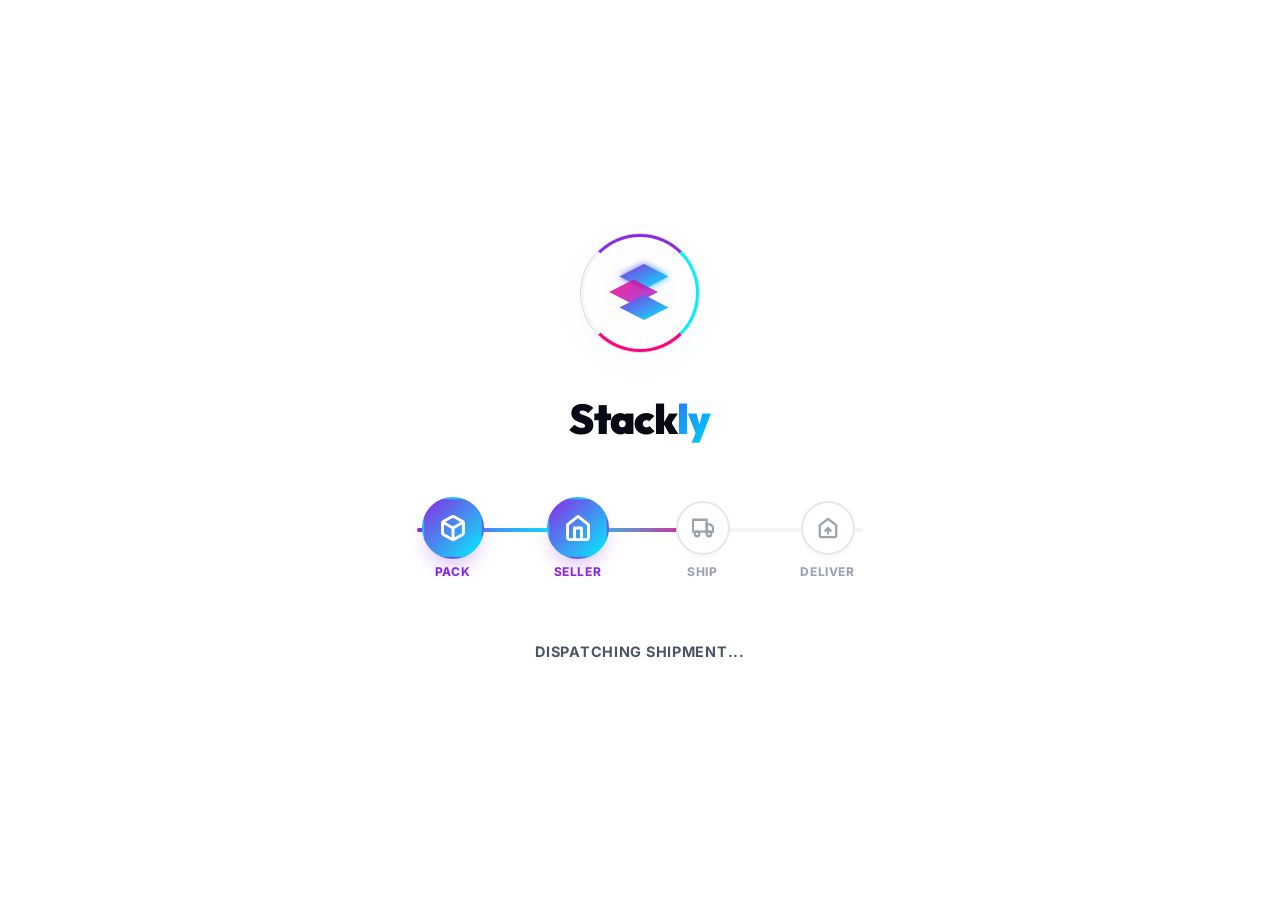
<file: pages/vendor-dashboard.html>
<!DOCTYPE html>
<html lang="en" data-theme="light">
<head>
  <meta charset="UTF-8">
  <meta name="viewport" content="width=device-width, initial-scale=1.0">
  <title>Vendor Dashboard - Stackly Marketplace</title>
  <link rel="stylesheet" href="../css/styles.css">
  <link rel="stylesheet" href="../css/animations.css">
  <link rel="stylesheet" href="../css/dashboard.css">
  <style>
    /* Consolidated tab styling */
    .dashboard-tab-content {
      display: none;
    }
    
    /* Product grid inside dashboard tab */
    .product-grid {
      display: grid;
      grid-template-columns: repeat(4, 1fr);
      gap: 1.5rem;
    }
    @media (max-width: 1200px) {
      .product-grid {
        grid-template-columns: repeat(3, 1fr);
      }
    }
    @media (max-width: 900px) {
      .product-grid {
        grid-template-columns: repeat(2, 1fr);
      }
    }
    @media (max-width: 550px) {
      .product-grid {
        grid-template-columns: repeat(1, 1fr);
      }
    }
    .product-card {
      display: flex;
      flex-direction: column;
      height: 100%;
    }
    .product-img-wrapper {
      position: relative;
      aspect-ratio: 1;
      border-radius: var(--radius-md) var(--radius-md) 0 0;
      overflow: hidden;
      background: var(--bg-surface-alt);
      display: flex;
      align-items: center;
      justify-content: center;
      padding: 0.5rem;
    }
    .product-img {
      max-width: 100%;
      max-height: 100%;
      object-fit: contain;
      transition: transform var(--transition-normal);
    }
    .product-card:hover .product-img {
      transform: scale(1.08);
    }
    .product-discount-badge {
      position: absolute;
      top: 1rem;
      left: 1rem;
      z-index: 5;
    }
    .product-details {
      padding: 1.25rem;
      display: flex;
      flex-direction: column;
      flex-grow: 1;
      gap: 0.75rem;
    }
    .product-category {
      font-size: 0.75rem;
      color: var(--text-muted);
      text-transform: uppercase;
      letter-spacing: 0.05em;
    }
    .product-name {
      font-size: 1.1rem;
      font-weight: 600;
      line-height: 1.3;
      color: var(--text-primary);
      text-decoration: none;
    }
    .product-rating {
      display: flex;
      align-items: center;
      gap: 0.25rem;
      font-size: 0.85rem;
      color: #fbbf24;
    }
    .product-rating span {
      color: var(--text-muted);
      margin-left: 0.25rem;
    }
    .product-footer {
      display: flex;
      flex-direction: column;
      align-items: stretch;
      gap: 0.5rem;
      margin-top: auto;
      padding-top: 0.5rem;
    }
    .product-price {
      font-size: 1.2rem;
      font-weight: 700;
      font-family: var(--font-title);
    }
    .product-price del {
      font-size: 0.85rem;
      color: var(--text-muted);
      font-weight: 500;
      margin-left: 0.5rem;
    }
    select.sort-select {
      background: rgba(255, 255, 255, 0.03);
      border: 1px solid var(--border-color);
      border-radius: var(--radius-sm);
      padding: 0.6rem 2.5rem 0.6rem 1rem;
      color: var(--text-primary);
      cursor: pointer;
      -webkit-appearance: none;
      -moz-appearance: none;
      appearance: none;
      background-repeat: no-repeat;
      background-position: right 0.75rem center;
      background-size: 1rem;
      width: auto;
      min-width: 180px;
    }
    [data-theme="light"] select.sort-select {
      background-image: url("[data-uri]");
    }
    [data-theme="dark"] select.sort-select {
      background-image: url("[data-uri]");
    }

    /* Inventory styles */
    .stock-bar-container {
      width: 100%;
      height: 6px;
      background: rgba(255, 255, 255, 0.05);
      border-radius: 10px;
      overflow: hidden;
      margin-top: 0.5rem;
    }
    .stock-bar-fill {
      height: 100%;
      border-radius: 10px;
    }

    /* Reviews styles */
    .rating-bars {
      display: flex;
      flex-direction: column;
      gap: 0.5rem;
      width: 100%;
      max-width: 320px;
    }
    .rating-bar-row {
      display: flex;
      align-items: center;
      gap: 0.75rem;
      font-size: 0.85rem;
    }
    .rating-progress-bg {
      flex-grow: 1;
      height: 6px;
      background: rgba(255, 255, 255, 0.05);
      border-radius: 10px;
      overflow: hidden;
    }
    .rating-progress-fill {
      height: 100%;
      background: #fbbf24;
      border-radius: 10px;
    }

    /* Settings tab styling */
    .settings-grid {
      display: grid;
      grid-template-columns: 1fr 2fr;
      gap: 2rem;
      align-items: start;
    }
    @media (max-width: 768px) {
      .settings-grid {
        grid-template-columns: 1fr;
      }
    }
    .settings-nav {
      display: flex;
      flex-direction: column;
      gap: 0.5rem;
    }
    .settings-nav-item {
      padding: 1rem 1.5rem;
      border-radius: var(--radius-sm);
      background: rgba(255, 255, 255, 0.02);
      border: 1px solid var(--border-color);
      cursor: pointer;
      font-weight: 500;
      color: var(--text-secondary);
      transition: all var(--transition-fast);
      display: flex;
      align-items: center;
      gap: 0.75rem;
    }
    .settings-nav-item:hover, .settings-nav-item.active {
      color: var(--text-primary);
      border-color: var(--primary);
    }
    .settings-nav-item.active {
      background: rgba(40, 116, 240, 0.05);
      border-color: var(--primary);
      color: var(--primary);
    }
    .settings-pane {
      display: none;
    }
    .settings-pane.active {
      display: block;
    }
    .toggle-row {
      display: flex;
      justify-content: space-between;
      align-items: center;
      padding: 1.25rem 0;
      border-bottom: 1px solid var(--border-color);
    }
    .toggle-row:last-child {
      border-bottom: none;
    }
    .switch {
      position: relative;
      display: inline-block;
      width: 50px;
      height: 26px;
    }
    .switch input {
      opacity: 0;
      width: 0;
      height: 0;
    }
    .slider {
      position: absolute;
      cursor: pointer;
      top: 0;
      left: 0;
      right: 0;
      bottom: 0;
      background-color: var(--border-color);
      transition: .4s;
      border-radius: 34px;
    }
    .slider:before {
      position: absolute;
      content: "";
      height: 18px;
      width: 18px;
      left: 4px;
      bottom: 4px;
      background-color: white;
      transition: .4s;
      border-radius: 50%;
    }
    input:checked + .slider {
      background-color: var(--primary);
    }
    input:checked + .slider:before {
      transform: translateX(24px);
    }
  </style>
</head>
<body>
  <!-- Loader -->
  <stackly-loader></stackly-loader>

  <!-- Route Access Guard check -->
  <script src="../js/mockData.js"></script>
  <script src="../js/auth.js"></script>
  <script>
    if (!StacklyAuth.guardRoute('vendor')) {
      document.body.style.display = 'none';
    }
  </script>

  <div class="dashboard-wrapper">
    <!-- Sidebar -->
    <stackly-sidebar role="vendor" active="dashboard"></stackly-sidebar>

    <!-- Content Deck -->
    <div class="dashboard-main">
      <!-- Topbar Navigation -->
      <stackly-dashboard-header search-placeholder="Search listings, orders..."></stackly-dashboard-header>

      <!-- Main Dashboard Contents -->
      <div class="dashboard-content fade-in">
        
        <!-- ==================== TAB: DASHBOARD (OVERVIEW) ==================== -->
        <div class="dashboard-tab-content" id="tab-content-dashboard">
          <div class="dashboard-header">
            <div>
              <h1>Vendor Command Panel</h1>
              <p>Welcome, <span id="vendor-user-name" style="font-weight: 700; color: var(--primary);">Merchant</span>. Here is your store overview for today.</p>
            </div>
            <div>
              <span class="badge badge-success">Store Online</span>
            </div>
          </div>

          <!-- Stats Grid -->
          <div class="stats-grid">
            <div class="glass glass-card stat-card" style="cursor: pointer;" onclick="switchToTab('earnings')">
              <div class="stat-info">
                <span class="stat-title">Store Revenue</span>
                <span class="stat-value" id="vendor-revenue">$0</span>
                <span class="stat-change up">
                  <svg xmlns="http://www.w3.org/2000/svg" viewBox="0 0 20 20" fill="currentColor" style="width: 16px; height: 16px;"><path fill-rule="evenodd" d="M5.293 9.707a1 1 0 010-1.414l4-4a1 1 0 011.414 0l4 4a1 1 0 01-1.414 1.414L11 7.414V15a1 1 0 11-2 0V7.414L6.707 9.707a1 1 0 01-1.414 0z" clip-rule="evenodd"/></svg>
                  +8.2% vs last month
                </span>
              </div>
              <div class="stat-icon" style="color: var(--primary);">
                <svg xmlns="http://www.w3.org/2000/svg" fill="none" viewBox="0 0 24 24" stroke="currentColor" stroke-width="2" style="width: 26px; height: 26px;"><path stroke-linecap="round" stroke-linejoin="round" d="M12 8c-1.657 0-3 .895-3 2s1.343 2 3 2 3 .895 3 2-1.343 2-3 2m0-8c1.11 0 2.08.402 2.599 1M12 8V7m0 1v8m0 0v1m0-1c-1.11 0-2.08-.402-2.599-1M21 12a9 9 0 11-18 0 9 9 0 0118 0z"/></svg>
              </div>
            </div>

            <div class="glass glass-card stat-card" style="cursor: pointer;" onclick="switchToTab('orders')">
              <div class="stat-info">
                <span class="stat-title">Total Orders</span>
                <span class="stat-value" id="vendor-orders-count">0</span>
                <span class="stat-change up">
                  <svg xmlns="http://www.w3.org/2000/svg" viewBox="0 0 20 20" fill="currentColor" style="width: 16px; height: 16px;"><path fill-rule="evenodd" d="M5.293 9.707a1 1 0 010-1.414l4-4a1 1 0 011.414 0l4 4a1 1 0 01-1.414 1.414L11 7.414V15a1 1 0 11-2 0V7.414L6.707 9.707a1 1 0 01-1.414 0z" clip-rule="evenodd"/></svg>
                  +14.1%
                </span>
              </div>
              <div class="stat-icon" style="color: var(--success);">
                <svg xmlns="http://www.w3.org/2000/svg" fill="none" viewBox="0 0 24 24" stroke="currentColor" stroke-width="2" style="width: 26px; height: 26px;"><path stroke-linecap="round" stroke-linejoin="round" d="M9 5H7a2 2 0 00-2 2v12a2 2 0 002 2h10a2 2 0 002-2V7a2 2 0 00-2-2h-2M9 5a2 2 0 002 2h2a2 2 0 002-2M9 5a2 2 0 012-2h2a2 2 0 012 2m-3 7h3m-3 4h3m-6-4h.01M9 16h.01"/></svg>
              </div>
            </div>

            <div class="glass glass-card stat-card" style="cursor: pointer;" onclick="switchToTab('products')">
              <div class="stat-info">
                <span class="stat-title">Active Products</span>
                <span class="stat-value" id="vendor-products-count">0</span>
                <span class="stat-change text-muted">Running Nominal</span>
              </div>
              <div class="stat-icon" style="color: var(--secondary);">
                <svg xmlns="http://www.w3.org/2000/svg" fill="none" viewBox="0 0 24 24" stroke="currentColor" stroke-width="2" style="width: 26px; height: 26px;"><path stroke-linecap="round" stroke-linejoin="round" d="M16 11V7a4 4 0 00-8 0v4M5 9h14l1 12H4L5 9z"/></svg>
              </div>
            </div>

            <div class="glass glass-card stat-card" style="cursor: pointer;" onclick="switchToTab('reviews')">
              <div class="stat-info">
                <span class="stat-title">Store Rating</span>
                <span class="stat-value" id="vendor-rating">4.8</span>
                <span class="stat-change up" style="color: var(--warning);">★★★★★</span>
              </div>
              <div class="stat-icon" style="color: var(--accent);">
                <svg xmlns="http://www.w3.org/2000/svg" fill="none" viewBox="0 0 24 24" stroke="currentColor" stroke-width="2" style="width: 26px; height: 26px;"><path stroke-linecap="round" stroke-linejoin="round" d="M11.049 2.927c.3-.921 1.603-.921 1.902 0l1.519 4.674a1 1 0 00.95.69h4.907c.969 0 1.371 1.24.588 1.81l-3.976 2.888a1 1 0 00-.363 1.118l1.518 4.674c.3.922-.755 1.688-1.538 1.118l-3.976-2.888a1 1 0 00-1.176 0l-3.976 2.888c-.783.57-1.838-.197-1.538-1.118l1.518-4.674a1 1 0 00-.363-1.118l-3.976-2.888c-.784-.57-.38-1.81.588-1.81h4.906a1 1 0 00.95-.69l1.519-4.674z"/></svg>
              </div>
            </div>
          </div>

          <!-- SVG Line/Bar Charts Grid -->
          <div class="charts-grid">
            <div class="glass glass-card chart-card">
              <div class="chart-header">
                <span class="chart-title">Revenue Forecast ($)</span>
                <span class="badge badge-primary">Dynamic Flow</span>
              </div>
              <div class="chart-container" id="vendorLineChart">
                <!-- Rendered by dashboard.js -->
              </div>
            </div>

            <div class="glass glass-card chart-card">
              <div class="chart-header">
                <span class="chart-title">Monthly Units Sold</span>
                <span class="badge badge-secondary">Sales Index</span>
              </div>
              <div class="chart-container" id="vendorBarChart">
                <!-- Rendered by dashboard.js -->
              </div>
            </div>
          </div>

          <!-- Vendor Orders Table -->
          <div class="glass glass-card table-card">
            <div class="table-header">
              <h3 style="font-size: 1.25rem; font-family: var(--font-title); font-weight: 600;">Recent Customer Invoices</h3>
              <button onclick="switchToTab('orders')" class="btn btn-secondary" style="padding: 0.5rem 1rem; font-size: 0.85rem;">View Orders</button>
            </div>
            <div class="table-wrapper">
              <table>
                <thead>
                  <tr>
                    <th>Order ID</th>
                    <th>Customer Client</th>
                    <th>Order Date</th>
                    <th>Total Cost</th>
                    <th>Status</th>
                    <th>Allocated Items</th>
                  </tr>
                </thead>
                <tbody id="vendor-orders-table-body">
                  <!-- Populated dynamically -->
                </tbody>
              </table>
            </div>
          </div>
        </div>

        <!-- ==================== TAB: PRODUCTS (MY PRODUCTS) ==================== -->
        <div class="dashboard-tab-content" id="tab-content-products">
          <div class="dashboard-header">
            <div>
              <h1>My Listed Products</h1>
              <p>Manage, search, and delete your listed products in the marketplace.</p>
            </div>
            <div>
             
            </div>
          </div>

          <!-- Filter & Search Panel -->
          <div class="glass glass-card" style="padding: 1.5rem; display: flex; justify-content: space-between; align-items: center; gap: 1.5rem; flex-wrap: wrap; margin-bottom: 2rem;">
            <div class="search-box" style="width: 300px; max-width: 100%;">
              <svg xmlns="http://www.w3.org/2000/svg" fill="none" viewBox="0 0 24 24" stroke="currentColor"><path stroke-linecap="round" stroke-linejoin="round" stroke-width="2" d="M21 21l-6-6m2-5a7 7 0 11-14 0 7 7 0 0114 0z"/></svg>
              <input type="text" id="dashboard-product-search" placeholder="Search products by name..." oninput="filterDashboardProducts()">
            </div>
            <div style="display: flex; gap: 1rem; flex-wrap: wrap; align-items: center;">
              <!-- Category Filter -->
              <select class="form-input sort-select" id="dashboard-product-cat" onchange="filterDashboardProducts()">
                <option value="all">All Categories</option>
              </select>
              
              <!-- Sorting Filter -->
              <select class="form-input sort-select" id="dashboard-product-sort" onchange="filterDashboardProducts()">
                <option value="default">Default Sort</option>
                <option value="price-asc">Price: Low to High</option>
                <option value="price-desc">Price: High to Low</option>
                <option value="rating-desc">Rating: High to Low</option>
              </select>
            </div>
          </div>

          <!-- Products Grid container -->
          <div class="product-grid" id="dashboard-products-grid">
            <!-- Populated via JS -->
          </div>
        </div>

        <!-- ==================== TAB: ADD-PRODUCT ==================== -->
        <div class="dashboard-tab-content" id="tab-content-add-product" style="max-width: 700px;">
          <div class="dashboard-header">
            <div>
              <h1>Create New Listing</h1>
              <p>Deploy a new product to the Stackly Marketplace catalog index.</p>
            </div>
          </div>

          <div class="glass glass-card" style="padding: 3rem 2rem;">
            <form id="addProductForm">
              <div class="form-group">
                <label class="form-label">Product Name</label>
                <input class="form-input" type="text" id="prod-name" required placeholder="Nova Glow Keyboard">
              </div>

              <div class="form-group">
                <label class="form-label">Category Node</label>
                <select class="form-input sort-select" id="prod-cat" required style="width:100%; border-radius:8px; height: 50px;">
                  <!-- Populated dynamically -->
                </select>
              </div>

              <div class="grid grid-2" style="gap:1rem;">
                <div class="form-group">
                  <label class="form-label">Listing Price ($)</label>
                  <input class="form-input" type="number" step="0.01" id="prod-price" required placeholder="149.00">
                </div>
                <div class="form-group">
                  <label class="form-label">Discount Percentage (%)</label>
                  <input class="form-input" type="number" min="0" max="95" id="prod-discount" required value="0">
                </div>
              </div>

              <div class="form-group">
                <label class="form-label">Detailed Description</label>
                <textarea class="form-input" id="prod-desc" required placeholder="Describe item specifications, materials, and glowing features..."></textarea>
              </div>

              <button type="submit" class="btn btn-primary" style="width: 100%; margin-top: 1rem;">Deploy Listing</button>
            </form>
          </div>
        </div>

        <!-- ==================== TAB: ORDERS ==================== -->
        <div class="dashboard-tab-content" id="tab-content-orders">
          <div class="dashboard-header">
            <div>
              <h1>Store Orders Ledger</h1>
              <p>Listing purchase orders routed to your store node. Authorize client payouts and status codes.</p>
            </div>
          </div>

          <div class="glass glass-card table-card">
            <div class="table-wrapper">
              <table>
                <thead>
                  <tr>
                    <th>Order Node ID</th>
                    <th>Client Customer</th>
                    <th>Timestamp</th>
                    <th>Invoice Total</th>
                    <th>Delivery Status</th>
                    <th>Allocated Units</th>
                    <th>Actions</th>
                  </tr>
                </thead>
                <tbody id="orders-ledger-table-body">
                  <!-- JS -->
                </tbody>
              </table>
            </div>
          </div>
        </div>

        <!-- ==================== TAB: EARNINGS ==================== -->
        <div class="dashboard-tab-content" id="tab-content-earnings">
          <div class="dashboard-header">
            <div>
              <h1>Earnings & Payouts</h1>
              <p>Track your contract allocations, balance settlements, and node payouts.</p>
            </div>
            <div>
              <button class="btn btn-primary" onclick="requestPayout()" id="payout-btn">Request Payout Node Transfer</button>
            </div>
          </div>

          <!-- Stats Grid -->
          <div class="stats-grid">
            <div class="glass glass-card stat-card">
              <div class="stat-info">
                <span class="stat-title">Total Revenue</span>
                <span class="stat-value">$18,450.00</span>
                <span class="stat-change up">+18% vs last month</span>
              </div>
              <div class="stat-icon" style="color: var(--success);">
                <svg xmlns="http://www.w3.org/2000/svg" fill="none" viewBox="0 0 24 24" stroke="currentColor" stroke-width="2" style="width: 26px; height: 26px;"><path stroke-linecap="round" stroke-linejoin="round" d="M12 8c-1.657 0-3 .895-3 2s1.343 2 3 2 3 .895 3 2-1.343 2-3 2m0-8c1.11 0 2.08.402 2.599 1M12 8V7m0 1v8m0 0v1m0-1c-1.11 0-2.08-.402-2.599-1M12 16c-1.657 0-3-.895-3-2s1.343-2 3-2 3 .895 3 2-1.343 2-3 2m0-8V7m0 9v1"/></svg>
              </div>
            </div>

            <div class="glass glass-card stat-card">
              <div class="stat-info">
                <span class="stat-title">Pending Clearings</span>
                <span class="stat-value">$2,420.00</span>
                <span class="stat-change up" style="color: var(--secondary);">Settling in 3 nodes</span>
              </div>
              <div class="stat-icon" style="color: var(--secondary);">
                <svg xmlns="http://www.w3.org/2000/svg" fill="none" viewBox="0 0 24 24" stroke="currentColor" stroke-width="2" style="width: 26px; height: 26px;"><path stroke-linecap="round" stroke-linejoin="round" d="M12 8v4l3 3m6-3a9 9 0 11-18 0 9 9 0 0118 0z"/></svg>
              </div>
            </div>

            <div class="glass glass-card stat-card">
              <div class="stat-info">
                <span class="stat-title">Escrow Status</span>
                <span class="stat-value">Direct Link Active</span>
                <span class="stat-change up" style="color: var(--success);">Secure payouts verified</span>
              </div>
              <div class="stat-icon" style="color: var(--accent);">
                <svg xmlns="http://www.w3.org/2000/svg" fill="none" viewBox="0 0 24 24" stroke="currentColor" stroke-width="2" style="width: 26px; height: 26px;"><path stroke-linecap="round" stroke-linejoin="round" d="M9 12l2 2 4-4m5.618-4.016A11.955 11.955 0 0112 2.944a11.955 11.955 0 01-8.618 3.04A12.02 12.02 0 003 9c0 5.591 3.824 10.29 9 11.622 5.176-1.332 9-6.03 9-11.622 0-1.042-.133-2.052-.382-3.016z"/></svg>
              </div>
            </div>
          </div>

          <!-- Chart -->
          <div class="glass glass-card chart-card" style="margin-top: 2rem;">
            <div class="chart-header">
              <span class="chart-title">Revenue Forecast History ($)</span>
              <span class="badge badge-primary">Monthly Ledger</span>
            </div>
            <div class="chart-container" id="earningsLineChart" style="height: 260px;">
              <!-- Rendered by JS -->
            </div>
          </div>

          <!-- Transactions Table -->
          <div class="glass glass-card table-card" style="margin-top: 2rem;">
            <div class="table-header">
              <h3 style="font-size: 1.25rem; font-family: var(--font-title); font-weight: 600;">Recent Payout Ledger</h3>
              <span class="badge badge-secondary">All Cleared Nodes</span>
            </div>
            <div class="table-wrapper">
              <table>
                <thead>
                  <tr>
                    <th>Transaction Hash</th>
                    <th>Execution Date</th>
                    <th>Amount Code</th>
                    <th>Routing Target</th>
                    <th>Settlement Status</th>
                  </tr>
                </thead>
                <tbody>
                  <tr>
                    <td style="font-family: monospace; font-weight: 700; color: var(--secondary);">TXN-8094-11</td>
                    <td>Jun 12, 2026</td>
                    <td style="font-weight: 700; color:var(--text-primary);">$4,820.00</td>
                    <td style="color: var(--text-secondary);">Direct Bank Node #1289</td>
                    <td><span class="badge badge-success">Cleared</span></td>
                  </tr>
                  <tr>
                    <td style="font-family: monospace; font-weight: 700; color: var(--secondary);">TXN-7345-09</td>
                    <td>May 28, 2026</td>
                    <td style="font-weight: 700; color:var(--text-primary);">$3,450.00</td>
                    <td style="color: var(--text-secondary);">Direct Bank Node #1289</td>
                    <td><span class="badge badge-success">Cleared</span></td>
                  </tr>
                  <tr>
                    <td style="font-family: monospace; font-weight: 700; color: var(--secondary);">TXN-6211-18</td>
                    <td>May 10, 2026</td>
                    <td style="font-weight: 700; color:var(--text-primary);">$5,210.00</td>
                    <td style="color: var(--text-secondary);">Direct Bank Node #1289</td>
                    <td><span class="badge badge-success">Cleared</span></td>
                  </tr>
                  <tr>
                    <td style="font-family: monospace; font-weight: 700; color: var(--secondary);">TXN-5099-04</td>
                    <td>Apr 24, 2026</td>
                    <td style="font-weight: 700; color:var(--text-primary);">$2,550.00</td>
                    <td style="color: var(--text-secondary);">Direct Bank Node #1289</td>
                    <td><span class="badge badge-success">Cleared</span></td>
                  </tr>
                </tbody>
              </table>
            </div>
          </div>
        </div>

        <!-- ==================== TAB: INVENTORY ==================== -->
        <div class="dashboard-tab-content" id="tab-content-inventory">
          <div class="dashboard-header">
            <div>
              <h1>Inventory Registry</h1>
              <p>Manage product allocations, stock status indicators, and restock actions.</p>
            </div>
            <div>
              <button class="btn btn-primary" onclick="switchToTab('add-product')">Deploy New Listing</button>
            </div>
          </div>

          <!-- Stats Grid -->
          <div class="stats-grid">
            <div class="glass glass-card stat-card">
              <div class="stat-info">
                <span class="stat-title">Total Active SKUs</span>
                <span class="stat-value" id="stat-skus-count">0</span>
                <span class="stat-change up" style="color: var(--secondary);">Catalog items indexed</span>
              </div>
              <div class="stat-icon" style="color: var(--secondary);">
                <svg xmlns="http://www.w3.org/2000/svg" fill="none" viewBox="0 0 24 24" stroke="currentColor" stroke-width="2" style="width: 26px; height: 26px;"><path stroke-linecap="round" stroke-linejoin="round" d="M20 7l-8-4-8 4m16 0l-8 4m8-4v10l-8 4m0-10L4 7m8 4v10M4 7v10l8 4"/></svg>
              </div>
            </div>

            <div class="glass glass-card stat-card">
              <div class="stat-info">
                <span class="stat-title">Total Storage Stock</span>
                <span class="stat-value" id="stat-total-stock">0</span>
                <span class="stat-change up" style="color: var(--success);">All nodes integrated</span>
              </div>
              <div class="stat-icon" style="color: var(--success);">
                <svg xmlns="http://www.w3.org/2000/svg" fill="none" viewBox="0 0 24 24" stroke="currentColor" stroke-width="2" style="width: 26px; height: 26px;"><path stroke-linecap="round" stroke-linejoin="round" d="M19 11H5m14 0a2 2 0 012 2v6a2 2 0 01-2 2H5a2 2 0 01-2-2v-6a2 2 0 012-2m14 0V9a2 2 0 00-2-2M5 11V9a2 2 0 012-2m0 0V5a2 2 0 012-2h6a2 2 0 012 2v2M7 7h10"/></svg>
              </div>
            </div>

            <div class="glass glass-card stat-card">
              <div class="stat-info">
                <span class="stat-title">Stock Outages</span>
                <span class="stat-value" id="stat-outages-count" style="color: var(--success);">0</span>
                <span class="stat-change up" style="color: var(--success);">All items active</span>
              </div>
              <div class="stat-icon" style="color: var(--danger);">
                <svg xmlns="http://www.w3.org/2000/svg" fill="none" viewBox="0 0 24 24" stroke="currentColor" stroke-width="2" style="width: 26px; height: 26px;"><path stroke-linecap="round" stroke-linejoin="round" d="M12 9v2m0 4h.01m-6.938 4h13.856c1.54 0 2.502-1.667 1.732-3L13.732 4c-.77-1.333-2.694-1.333-3.464 0L3.34 16c-.77 1.333.192 3 1.732 3z"/></svg>
              </div>
            </div>
          </div>

          <!-- Inventory Table -->
          <div class="glass glass-card table-card" style="margin-top: 2rem;">
            <div class="table-header">
              <h3 style="font-size: 1.25rem; font-family: var(--font-title); font-weight: 600;">Product Stock Levels</h3>
              <span class="badge badge-primary">Database Sync Active</span>
            </div>
            <div class="table-wrapper">
              <table>
                <thead>
                  <tr>
                    <th>Product Node Details</th>
                    <th>SKU Code</th>
                    <th>Pricing</th>
                    <th>Stock Registry</th>
                    <th>Allocation Status</th>
                    <th>Quick Action</th>
                  </tr>
                </thead>
                <tbody id="inventory-table-body">
                  <!-- Populated dynamically -->
                </tbody>
              </table>
            </div>
          </div>
        </div>

        <!-- ==================== TAB: REVIEWS ==================== -->
        <div class="dashboard-tab-content" id="tab-content-reviews">
          <div class="dashboard-header">
            <div>
              <h1>Client Testimonials Feedback</h1>
              <p>Inspect rating comments and respond to buyer inquiries.</p>
            </div>
          </div>

          <!-- Feedback Metrics Deck -->
          <div style="display:grid; grid-template-columns: repeat(auto-fit, minmax(280px, 1fr)); gap:2rem; margin-bottom:2rem;">
            <!-- Score Card -->
            <div class="glass glass-card" style="padding: 2rem; display:flex; align-items:center; gap:2rem;">
              <div style="text-align: center;">
                <div style="font-size: 3.5rem; font-weight: 800; font-family: var(--font-title); color: #fbbf24; line-height:1;" id="score-value">4.9</div>
                <div style="font-size: 0.85rem; color: var(--text-muted); text-transform: uppercase; font-weight: 700; margin-top:0.5rem;">Average Rating</div>
              </div>
              <div style="width: 1px; background: var(--border-color); height: 80px;"></div>
              <div>
                <div style="color: #fbbf24; font-size: 1.25rem;" id="stars-row">★★★★★</div>
                <div style="font-size: 0.9rem; color: var(--text-secondary); margin-top: 0.25rem;"><span id="total-reviews-count">18</span> verified node ratings</div>
              </div>
            </div>

            <!-- Distribution Card -->
            <div class="glass glass-card" style="padding: 2rem; display: flex; flex-direction: column; justify-content: center;">
              <div class="rating-bars">
                <div class="rating-bar-row">
                  <span style="width: 40px; font-weight:700;">5 Star</span>
                  <div class="rating-progress-bg"><div class="rating-progress-fill" style="width: 80%;"></div></div>
                  <span style="width: 30px; text-align:right; color:var(--text-muted);">80%</span>
                </div>
                <div class="rating-bar-row">
                  <span style="width: 40px; font-weight:700;">4 Star</span>
                  <div class="rating-progress-bg"><div class="rating-progress-fill" style="width: 15%;"></div></div>
                  <span style="width: 30px; text-align:right; color:var(--text-muted);">15%</span>
                </div>
                <div class="rating-bar-row">
                  <span style="width: 40px; font-weight:700;">3 Star</span>
                  <div class="rating-progress-bg"><div class="rating-progress-fill" style="width: 5%;"></div></div>
                  <span style="width: 30px; text-align:right; color:var(--text-muted);">5%</span>
                </div>
              </div>
            </div>
          </div>

          <!-- Table Card -->
          <div class="glass glass-card table-card">
            <div class="table-header">
              <h3 style="font-size: 1.25rem; font-family: var(--font-title); font-weight: 600;">Product Feedback Log</h3>
              <span class="badge badge-primary">Dynamic Registry</span>
            </div>
            <div class="table-wrapper">
              <table>
                <thead>
                  <tr>
                    <th>Client Node</th>
                    <th>Item Purchased</th>
                    <th>Rating Code</th>
                    <th>Feedback Comment</th>
                    <th>Registry Status</th>
                    <th>Response Option</th>
                  </tr>
                </thead>
                <tbody id="reviews-table-body">
                  <!-- JS -->
                </tbody>
              </table>
            </div>
          </div>
        </div>

        <!-- ==================== TAB: SETTINGS ==================== -->
        <div class="dashboard-tab-content" id="tab-content-settings">
          <div class="dashboard-header">
            <div>
              <h1>Preference Configuration</h1>
              <p>Customize security channels, theme preferences, and identity parameters.</p>
            </div>
          </div>

          <div class="settings-grid">
            <!-- Left Nav -->
            <div class="settings-nav">
              <div class="settings-nav-item active" onclick="switchSettingsTab('profile')" id="nav-profile">
                Profile Details
              </div>
              <div class="settings-nav-item" onclick="switchSettingsTab('security')" id="nav-security">
                Security & Credentials
              </div>
              <div class="settings-nav-item" onclick="switchSettingsTab('preferences')" id="nav-preferences">
                System Preferences
              </div>
            </div>

            <!-- Right Panes -->
            <div>
              <!-- Tab 1: Profile Pane -->
              <div class="glass glass-card settings-pane active" id="pane-profile">
                <h3 style="font-size: 1.25rem; font-family: var(--font-title); font-weight: 600; margin-bottom: 1.5rem;">My Profile Parameters</h3>
                <form id="settings-profile-form" onsubmit="event.preventDefault(); saveProfileHandler();">
                  <div class="form-group">
                    <label class="form-label" for="username">Username / Company Name</label>
                    <input class="form-input" type="text" id="set-username" required>
                  </div>
                  <div class="form-group">
                    <label class="form-label" for="email">Primary Email address</label>
                    <input class="form-input" type="email" id="set-email" required>
                  </div>
                  <button class="btn btn-primary" type="submit" style="margin-top: 1rem;">Save Profile Updates</button>
                </form>
              </div>

              <!-- Tab 2: Security Pane -->
              <div class="glass glass-card settings-pane" id="pane-security">
                <h3 style="font-size: 1.25rem; font-family: var(--font-title); font-weight: 600; margin-bottom: 1.5rem;">Update Security Credentials</h3>
                <form id="settings-security-form" onsubmit="event.preventDefault(); savePasswordHandler();">
                  <div class="form-group">
                    <label class="form-label" for="curr-password">Current Password</label>
                    <input class="form-input" type="password" id="set-curr-pass" required placeholder="••••••••">
                  </div>
                  <div class="form-group">
                    <label class="form-label" for="new-password">New Secure Password</label>
                    <input class="form-input" type="password" id="set-new-pass" required placeholder="••••••••">
                  </div>
                  <button class="btn btn-primary" type="submit" style="margin-top: 1rem;">Update Password</button>
                </form>
              </div>

              <!-- Tab 3: System Preferences Pane -->
              <div class="glass glass-card settings-pane" id="pane-preferences">
                <h3 style="font-size: 1.25rem; font-family: var(--font-title); font-weight: 600; margin-bottom: 1.5rem;">System Interface Preferences</h3>
                
                <div class="toggle-row">
                  <div>
                    <h4 style="font-weight: 600; margin-bottom: 0.25rem;">Visual Theme</h4>
                    <p style="font-size: 0.85rem; color: var(--text-secondary);">Toggle between Flipkart-style Light and Navy Dark themes</p>
                  </div>
                  <button class="btn btn-secondary" onclick="toggleSystemTheme()" style="padding: 0.5rem 1rem; font-size: 0.85rem;" id="pref-theme-btn">
                    Switch Theme
                  </button>
                </div>

                <div class="toggle-row">
                  <div>
                    <h4 style="font-weight: 600; margin-bottom: 0.25rem;">Dynamic Sounds</h4>
                    <p style="font-size: 0.85rem; color: var(--text-secondary);">Play micro-sounds on checkout buttons and tabs click</p>
                  </div>
                  <label class="switch">
                    <input type="checkbox" id="pref-sounds" checked onchange="savePreferences()">
                    <span class="slider"></span>
                  </label>
                </div>

                <div class="toggle-row">
                  <div>
                    <h4 style="font-weight: 600; margin-bottom: 0.25rem;">Transactional Email Notifications</h4>
                    <p style="font-size: 0.85rem; color: var(--text-secondary);">Receive invoices and logs via primary mail node</p>
                  </div>
                  <label class="switch">
                    <input type="checkbox" id="pref-email" checked onchange="savePreferences()">
                    <span class="slider"></span>
                  </label>
                </div>
              </div>
            </div>
          </div>
        </div>

      </div>
    </div>
  </div>

  <script src="../js/components.js"></script>
  <script src="../js/dashboard.js"></script>
  <script>
    const currentUser = StacklyAuth.getCurrentUser();

    document.addEventListener('DOMContentLoaded', () => {
      if (currentUser) {
        document.getElementById('vendor-user-name').innerText = currentUser.username;
        
        // Populate profile settings
        document.getElementById('set-username').value = currentUser.username;
        document.getElementById('set-email').value = currentUser.email;
        loadPreferences();
      }

      // Initialize all data elements
      initializeVendorDetails(currentUser);

      // Handle custom events from sidebar click tab changes
      window.addEventListener('dashboardTabChanged', (e) => {
        const activeTab = e.detail.tab;
        if (activeTab === 'dashboard') {
          drawCharts();
        } else if (activeTab === 'products') {
          populateDashboardCategories();
          filterDashboardProducts();
        } else if (activeTab === 'earnings') {
          drawEarningsChart();
        } else if (activeTab === 'inventory') {
          populateInventory();
        } else if (activeTab === 'reviews') {
          renderReviews();
        } else if (activeTab === 'orders') {
          populateOrdersLedger();
        }
      });

      // Initialize main components framework
      StacklyDashboard.initTabs('vendor');

      // Populate Categories inside add product dropdown selector
      const db = window.StacklyDB;
      const select = document.getElementById('prod-cat');
      if (db && select) {
        select.innerHTML = db.getCategories().map(c => `
          <option value="${c.id}">${c.name}</option>
        `).join('');
      }

      // Handle theme change chart redraw
      window.addEventListener('themeChanged', () => drawCharts());

      // Redraw charts on window resize/orientation change (debounced)
      let resizeTimeout;
      window.addEventListener('resize', () => {
        clearTimeout(resizeTimeout);
        resizeTimeout = setTimeout(() => {
          const urlParams = new URLSearchParams(window.location.search);
          const activeTab = urlParams.get('tab') || 'dashboard';
          if (activeTab === 'dashboard') drawCharts();
          else if (activeTab === 'earnings') drawEarningsChart();
        }, 200);
      });
    });

    // Helper for direct tab switches from UI elements
    function switchToTab(tabId) {
      const links = document.querySelectorAll('.sidebar-link');
      links.forEach(l => {
        if (l.getAttribute('data-id') === tabId) {
          l.click();
        }
      });
    }

    function getVendorName(user) {
      const db = window.StacklyDB;
      if (!db) return '';
      const matchedVendor = db.getVendors().find(v => 
        v.name.toLowerCase().includes('novatech') || 
        (user && user.username.toLowerCase().includes(v.name.split(' ')[0].toLowerCase()))
      ) || db.getVendors()[0];
      return matchedVendor ? matchedVendor.name : '';
    }

    function initializeVendorDetails(user) {
      const db = window.StacklyDB;
      if (!db) return;

      const vendorName = getVendorName(user);
      const matchedVendor = db.getVendors().find(v => v.name === vendorName) || db.getVendors()[0];

      // Update Rating widget
      document.getElementById('vendor-rating').innerText = matchedVendor.rating.toFixed(1);

      // Get products owned by this vendor
      const allProducts = db.getProducts();
      const vendorProducts = allProducts.filter(p => p.vendor === vendorName);
      document.getElementById('vendor-products-count').innerText = vendorProducts.length;

      // Filter and count orders containing this vendor's products
      const allOrders = db.getOrders();
      const vendorOrders = allOrders.filter(order => {
        return order.items.toLowerCase().includes('phone') || 
               order.items.toLowerCase().includes('book') || 
               order.items.toLowerCase().includes('anc');
      });

      document.getElementById('vendor-orders-count').innerText = vendorOrders.length;
      
      // Calculate fake total revenue
      let fakeRevenue = vendorOrders.reduce((sum, order) => sum + order.total, 0);
      document.getElementById('vendor-revenue').innerText = `$${fakeRevenue.toLocaleString()}`;

      // Populate notifications list
      populateNotifications();

      // Populate overview recent orders table
      populateOrdersTable(vendorOrders);

      // Draw SVG Charts
      drawCharts();
    }

    function populateNotifications() {
      const db = window.StacklyDB;
      const list = document.getElementById('vendor-notif-list');
      if (db && list) {
        const alerts = [
          { title: 'Item Low in Stock', desc: 'StackPhone Pro neon inventory is below 5 units', time: '10 mins ago' },
          { title: 'New Store Order', desc: 'Order STK-9402 successfully authorized', time: '2 hours ago' }
        ];
        list.innerHTML = alerts.map(a => `
          <div class="notification-item" onclick="switchToTab('notifications')">
            <div class="notification-icon-wrapper" style="background: rgba(40,116,240,0.15); color: var(--primary);">
              ⚡
            </div>
            <div class="notification-item-content">
              <span class="notification-title">${a.title}</span>
              <span class="notification-desc">${a.desc}</span>
              <span class="notification-time">${a.time}</span>
            </div>
          </div>
        `).join('');
      }
    }

    function populateOrdersTable(orders) {
      const body = document.getElementById('vendor-orders-table-body');
      if (body) {
        body.innerHTML = orders.map(o => {
          let statusBadge = 'badge-success';
          if (o.status === 'Pending') statusBadge = 'badge-warning';
          else if (o.status === 'Cancelled') statusBadge = 'badge-danger';

          return `
            <tr>
              <td style="font-weight: 700; color: var(--primary);">${o.id}</td>
              <td>${o.customer}</td>
              <td>${o.date}</td>
              <td>$${o.total.toFixed(2)}</td>
              <td><span class="badge ${statusBadge}">${o.status}</span></td>
              <td style="color: var(--text-secondary);">${o.items}</td>
            </tr>
          `;
        }).join('');
      }
    }

    function drawCharts() {
      const salesData = [80, 150, 120, 260, 310, 270, 380];
      const salesLabels = ['Mon', 'Tue', 'Wed', 'Thu', 'Fri', 'Sat', 'Sun'];

      const signupData = [120, 190, 160, 240, 280, 210];
      const signupLabels = ['Jan', 'Feb', 'Mar', 'Apr', 'May', 'Jun'];

      window.StacklyDashboard.renderLineChart('vendorLineChart', salesData, salesLabels);
      window.StacklyDashboard.renderBarChart('vendorBarChart', signupData, signupLabels);
    }

    /* ==================== PRODUCTS TAB FUNCTIONS ==================== */
    function populateDashboardCategories() {
      const db = window.StacklyDB;
      const select = document.getElementById('dashboard-product-cat');
      if (db && select) {
        select.innerHTML = '<option value="all">All Categories</option>';
        db.getCategories().forEach(cat => {
          select.innerHTML += `<option value="${cat.id}">${cat.name}</option>`;
        });
      }
    }

    function filterDashboardProducts() {
      const db = window.StacklyDB;
      const container = document.getElementById('dashboard-products-grid');
      if (!db || !container || !currentUser) return;

      const vendorName = getVendorName(currentUser);
      let products = db.getProducts().filter(p => p.vendor === vendorName);

      // Category filter
      const catVal = document.getElementById('dashboard-product-cat').value;
      if (catVal !== 'all') {
        products = products.filter(p => p.category === catVal);
      }

      // Search query filter
      const query = document.getElementById('dashboard-product-search').value.toLowerCase().trim();
      if (query) {
        products = products.filter(p => p.name.toLowerCase().includes(query));
      }

      // Sorting
      const sortVal = document.getElementById('dashboard-product-sort').value;
      if (sortVal === 'price-asc') {
        products.sort((a, b) => {
          const priceA = a.price * (1 - a.discount / 100);
          const priceB = b.price * (1 - b.discount / 100);
          return priceA - priceB;
        });
      } else if (sortVal === 'price-desc') {
        products.sort((a, b) => {
          const priceA = a.price * (1 - a.discount / 100);
          const priceB = b.price * (1 - b.discount / 100);
          return priceB - priceA;
        });
      } else if (sortVal === 'rating-desc') {
        products.sort((a, b) => b.rating - a.rating);
      }

      // Render cards
      if (products.length === 0) {
        container.innerHTML = `
          <div style="grid-column: 1/-1; text-align: center; padding: 4rem 0; color: var(--text-secondary);" class="glass glass-card">
            <h3>No products listed under these filters.</h3>
            <p>Try creating a new listing or changing your search filters.</p>
          </div>
        `;
        return;
      }

      container.innerHTML = products.map(p => {
        const discountAmt = p.price * (1 - p.discount / 100);
        return `
          <div class="glass glass-card product-card">
            <div class="product-img-wrapper">
              ${p.discount > 0 ? `<div class="badge badge-danger product-discount-badge">-${p.discount}%</div>` : ''}
              <img class="product-img" src="${p.image}" alt="${p.name}">
            </div>
            <div class="product-details">
              <span class="product-category">${p.category}</span>
              <span class="product-name" style="font-weight: 700;">${p.name}</span>
              <div class="product-rating">
                ${'★'.repeat(Math.floor(p.rating))}${'☆'.repeat(5 - Math.floor(p.rating))}
                <span>(${p.reviewsCount} reviews)</span>
              </div>
              <div class="product-footer" style="margin-top: 1.5rem;">
                <div class="product-price">
                  $${p.discount > 0 ? discountAmt.toFixed(2) : p.price.toFixed(2)}
                  ${p.discount > 0 ? `<del>$${p.price.toFixed(2)}</del>` : ''}
                </div>
                <button class="btn btn-danger btn-sm" onclick="deleteDashboardProduct('${p.id}')" style="width: 100%; padding: 0.6rem 1rem; font-size: 0.8rem; border-radius: 8px; margin-top: 0.5rem; display: flex; align-items: center; justify-content: center; gap: 0.5rem;">
                  <svg xmlns="http://www.w3.org/2000/svg" fill="none" viewBox="0 0 24 24" stroke="currentColor" stroke-width="2" style="width:16px;height:16px;"><path stroke-linecap="round" stroke-linejoin="round" d="M19 7l-.867 12.142A2 2 0 0116.138 21H7.862a2 2 0 01-1.995-1.858L5 7m5 4v6m4-6v6m1-10V4a1 1 0 00-1-1h-4a1 1 0 00-1 1v3M4 7h16"/></svg>
                  Delete Listing
                </button>
              </div>
            </div>
          </div>
        `;
      }).join('');
    }

    function deleteDashboardProduct(productId) {
      const db = window.StacklyDB;
      if (!db) return;
      const product = db.getProducts().find(p => p.id === productId);
      if (!product) return;

      if (confirm(`Are you sure you want to permanently delete the listing for "${product.name}"?`)) {
        let allProducts = db.getProducts();
        allProducts = allProducts.filter(p => p.id !== productId);
        db.saveProducts(allProducts);
        
        // Refresh products list
        filterDashboardProducts();
        alert('Listing deleted successfully!');
      }
    }

    /* ==================== ADD PRODUCT FORM SUBMIT ==================== */
    document.getElementById('addProductForm').addEventListener('submit', (e) => {
      e.preventDefault();

      const db = window.StacklyDB;
      const name = document.getElementById('prod-name').value.trim();
      const cat = document.getElementById('prod-cat').value;
      const price = parseFloat(document.getElementById('prod-price').value);
      const discount = parseInt(document.getElementById('prod-discount').value);
      const desc = document.getElementById('prod-desc').value.trim();

      const newImage = 'assets/new_product.webp';
      const vendorName = getVendorName(currentUser);

      const newProduct = {
        id: 'p' + (db.getProducts().length + 1),
        name: name,
        price: price,
        rating: 5.0,
        reviewsCount: 0,
        category: cat,
        image: newImage,
        vendor: vendorName,
        description: desc,
        featured: true,
        trending: false,
        deal: discount > 0,
        discount: discount
      };

      let products = db.getProducts();
      products.unshift(newProduct);
      db.saveProducts(products);

      alert('Listing Deployed! Item appended to global marketplace catalogs.');
      document.getElementById('addProductForm').reset();
      switchToTab('products');
    });

    /* ==================== ORDERS TAB FUNCTIONS ==================== */
    function populateOrdersLedger() {
      const db = window.StacklyDB;
      const body = document.getElementById('orders-ledger-table-body');
      if (!db || !body) return;

      const vendorName = getVendorName(currentUser);
      let orders = db.getOrders().filter(o => {
        return o.items.toLowerCase().includes('phone') || 
               o.items.toLowerCase().includes('book') || 
               o.items.toLowerCase().includes('anc');
      });

      if (orders.length === 0) {
        body.innerHTML = `
          <tr>
            <td colspan="7" style="text-align:center; padding: 3rem 0; color:var(--text-muted);">
              No transacting orders logged under your store node.
            </td>
          </tr>
        `;
        return;
      }

      body.innerHTML = orders.map(o => {
        let statusBadge = 'badge-success';
        if (o.status === 'Pending') statusBadge = 'badge-warning';
        else if (o.status === 'Cancelled') statusBadge = 'badge-danger';

        return `
          <tr>
            <td style="font-weight: 700; color: var(--secondary);">${o.id}</td>
            <td>${o.customer}</td>
            <td>${o.date}</td>
            <td style="font-weight:600;">$${o.total.toFixed(2)}</td>
            <td><span class="badge ${statusBadge}">${o.status}</span></td>
            <td style="color:var(--text-secondary);">${o.items}</td>
            <td>
              <button onclick="toggleOrderStatus('${o.id}')" class="btn btn-secondary" style="padding: 0.3rem 0.6rem; font-size: 0.75rem;">Toggle Status</button>
            </td>
          </tr>
        `;
      }).join('');
    }

    function toggleOrderStatus(orderId) {
      const db = window.StacklyDB;
      if (db) {
        let orders = db.getOrders();
        let order = orders.find(o => o.id === orderId);
        if (order) {
          order.status = order.status === 'Paid' ? 'Pending' : (order.status === 'Pending' ? 'Cancelled' : 'Paid');
          db.saveOrders(orders);
          populateOrdersLedger();
        }
      }
    }

    /* ==================== EARNINGS TAB FUNCTIONS ==================== */
    function drawEarningsChart() {
      const earningsData = [2550, 5210, 3450, 4820, 18450];
      const earningsLabels = ['Apr', 'May (1)', 'May (2)', 'Jun (1)', 'Cumulative Balance'];
      StacklyDashboard.renderLineChart('earningsLineChart', earningsData, earningsLabels);
    }

    function requestPayout() {
      alert("Payout of $2,420.00 initiated! Payout routing path: Direct Bank Node #1289.");
      const btn = document.getElementById('payout-btn');
      if (btn) {
        btn.innerText = "Payout Request Processing...";
        btn.disabled = true;
        btn.style.opacity = "0.6";
        btn.style.cursor = "not-allowed";
      }
    }

    /* ==================== INVENTORY TAB FUNCTIONS ==================== */
    function populateInventory() {
      const db = window.StacklyDB;
      const body = document.getElementById('inventory-table-body');
      if (!db || !body) return;

      const vendorName = getVendorName(currentUser);
      const products = db.getProducts().filter(p => p.vendor === vendorName);

      document.getElementById('stat-skus-count').innerText = products.length;
      
      let totalStock = 0;
      let outages = 0;

      body.innerHTML = products.map((p, idx) => {
        const mockStocks = [85, 24, 60, 40, 110, 95, 30, 75, 12];
        const stock = mockStocks[idx % mockStocks.length];
        totalStock += stock;

        let statusClass = 'badge-success';
        let statusText = 'In Stock';
        let barColor = 'var(--success)';

        if (stock < 30) {
          statusClass = 'badge-warning';
          statusText = 'Low Stock';
          barColor = 'var(--secondary)';
        }

        const percentage = Math.min(100, Math.round((stock / 120) * 100));

        return `
          <tr>
            <td>
              <div style="display:flex; align-items:center; gap:0.75rem;">
                <img src="${p.image}" style="width:36px; height:36px; border-radius:6px; object-fit:cover; border:1px solid var(--border-color);"/>
                <div>
                  <div style="font-weight:700; color:var(--text-primary);">${p.name}</div>
                  <div style="font-size:0.75rem; color:var(--text-muted);">${p.category}</div>
                </div>
              </div>
            </td>
            <td style="font-family:monospace; font-weight:700; color:var(--secondary);">SKU-${p.id.toUpperCase()}-X</td>
            <td>$${p.price.toFixed(2)}</td>
            <td style="min-width: 140px;">
              <div style="display:flex; justify-content:space-between; font-size:0.8rem; font-weight:700;">
                <span>${stock} units</span>
                <span style="color:var(--text-muted);">${percentage}%</span>
              </div>
              <div class="stock-bar-container">
                <div class="stock-bar-fill" style="width: ${percentage}%; background: ${barColor};"></div>
              </div>
            </td>
            <td><span class="badge ${statusClass}">${statusText}</span></td>
            <td>
              <button class="btn btn-secondary" onclick="restockItem('${p.name}', ${idx})" style="padding: 0.35rem 0.75rem; font-size: 0.8rem;" id="restock-btn-${idx}">Restock Node</button>
            </td>
          </tr>
        `;
      }).join('');

      document.getElementById('stat-total-stock').innerText = totalStock;
      document.getElementById('stat-outages-count').innerText = outages;
    }

    function restockItem(name, idx) {
      alert(`Restock request sent for ${name}! Added 50 units allocation.`);
      const btn = document.getElementById(`restock-btn-${idx}`);
      if (btn) {
        btn.innerText = "Processing...";
        btn.disabled = true;
        btn.style.opacity = "0.6";
        btn.style.cursor = "not-allowed";
        setTimeout(() => {
          btn.innerText = "Restocked ✓";
        }, 1500);
      }
    }

    /* ==================== REVIEWS TAB FUNCTIONS ==================== */
    function renderReviews() {
      const body = document.getElementById('reviews-table-body');
      if (!body) return;

      const vendorReviews = [
        { client: "Alex Mercer", item: "Quantum Mech Pro Keypad", rating: 5, comment: "Exquisite visual glowing style. Heavy-duty keyboard frame.", status: "Approved" },
        { client: "Sarah Connor", item: "Cyberpunk Tech Jacket", rating: 5, comment: "Insulated design. The dual LED line outlines are premium.", status: "Approved" },
        { client: "HackerOne", item: "Aero Mesh ZeroG Chair", rating: 4, comment: "Excellent lumbar support. Easy to adjust recline angles.", status: "Approved" },
        { client: "DevNode", item: "Quantum Mech Pro Keypad", rating: 5, comment: "Tactile click switches feel top tier. Satisfied developer here.", status: "Approved" }
      ];

      body.innerHTML = vendorReviews.map((r, idx) => `
        <tr>
          <td style="font-weight: 700; color:var(--text-primary);">${r.client}</td>
          <td style="color:var(--secondary); font-weight:700;">${r.item}</td>
          <td style="color:#fbbf24; font-weight:700;">${'★'.repeat(r.rating)}</td>
          <td style="font-style:italic; color:var(--text-secondary); max-width:280px; overflow:hidden; text-overflow:ellipsis; white-space:nowrap;">"${r.comment}"</td>
          <td><span class="badge badge-success">${r.status}</span></td>
          <td>
            <button class="btn btn-secondary" onclick="replyReview('${r.client}', ${idx})" style="padding: 0.35rem 0.75rem; font-size: 0.8rem;" id="reply-btn-${idx}">Reply to Client</button>
          </td>
        </tr>
      `).join('');
    }

    function replyReview(client, idx) {
      const reply = prompt(`Enter reply response to client ${client}:`, "Thank you for the review! We are glad you enjoyed the build quality.");
      if (reply) {
        alert("Reply successfully registered on product feedback index!");
        const btn = document.getElementById(`reply-btn-${idx}`);
        if (btn) {
          btn.innerText = "Reply Sent ✓";
          btn.disabled = true;
          btn.style.opacity = "0.6";
          btn.style.cursor = "not-allowed";
        }
      }
    }

    /* ==================== SETTINGS TAB FUNCTIONS ==================== */
    function switchSettingsTab(tabId) {
      document.querySelectorAll('.settings-nav-item').forEach(btn => btn.classList.remove('active'));
      document.querySelectorAll('.settings-pane').forEach(pane => pane.classList.remove('active'));

      document.getElementById(`nav-${tabId}`).classList.add('active');
      document.getElementById(`pane-${tabId}`).classList.add('active');
    }

    function saveProfileHandler() {
      const username = document.getElementById('set-username').value.trim();
      const email = document.getElementById('set-email').value.trim().toLowerCase();
      
      if (!currentUser) return;

      const users = JSON.parse(localStorage.getItem('stackly_users')) || [];
      const userIndex = users.findIndex(u => u.email.toLowerCase() === currentUser.email.toLowerCase());

      if (userIndex !== -1) {
        users[userIndex].username = username;
        users[userIndex].email = email;
        localStorage.setItem('stackly_users', JSON.stringify(users));

        currentUser.username = username;
        currentUser.email = email;
        localStorage.setItem('stackly_currentUser', JSON.stringify(currentUser));
        
        alert('Profile details updated successfully! Reloading...');
        window.location.reload();
      } else {
        alert('Failed to update details: User record not found.');
      }
    }

    function savePasswordHandler() {
      const currPass = document.getElementById('set-curr-pass').value;
      const newPass = document.getElementById('set-new-pass').value;

      if (!currentUser) return;

      const users = JSON.parse(localStorage.getItem('stackly_users')) || [];
      const user = users.find(u => u.email.toLowerCase() === currentUser.email.toLowerCase());

      if (user) {
        if (user.password !== currPass) {
          alert('Current password verification failed.');
          return;
        }

        user.password = newPass;
        localStorage.setItem('stackly_users', JSON.stringify(users));
        
        document.getElementById('settings-security-form').reset();
        alert('Password updated successfully!');
      }
    }

    function toggleSystemTheme() {
      const themeBtn = document.querySelector('.theme-toggle-btn');
      if (themeBtn) {
        themeBtn.click();
      } else {
        const currentTheme = document.documentElement.getAttribute('data-theme') || 'light';
        const nextTheme = currentTheme === 'dark' ? 'light' : 'dark';
        document.documentElement.setAttribute('data-theme', nextTheme);
        localStorage.setItem('stackly_theme', nextTheme);
      }
    }

    function savePreferences() {
      const prefs = {
        sounds: document.getElementById('pref-sounds').checked,
        emails: document.getElementById('pref-email').checked
      };
      localStorage.setItem('stackly_preferences', JSON.stringify(prefs));
    }

    function loadPreferences() {
      const prefs = JSON.parse(localStorage.getItem('stackly_preferences')) || { sounds: true, emails: true };
      document.getElementById('pref-sounds').checked = prefs.sounds;
      document.getElementById('pref-email').checked = prefs.emails;
    }
  </script>
</body>
</html>
</file>
<file: css/styles.css>
@import url('https://fonts.googleapis.com/css2?family=Inter:wght@300;400;500;600;700&family=Outfit:wght@300;400;500;600;700;800&display=swap');

:root {
  /* Fonts */
  --font-title: 'Outfit', sans-serif;
  --font-body: 'Inter', sans-serif;

  /* Color Palette - Premium Flipkart Blue & Yellow */
  --primary: #2874f0;          /* Flipkart Blue */
  --primary-hover: #1254c7;
  --primary-glow: rgba(40, 116, 240, 0.2);
  
  --secondary: #ffc200;        /* Flipkart Yellow */
  --secondary-hover: #e0a900;
  --secondary-glow: rgba(255, 194, 0, 0.25);
  
  --accent: #fb641b;           /* Flipkart Orange */
  --accent-hover: #d84f0e;
  
  --success: #388e3c;          /* Green */
  --warning: #f59e0b;          /* Amber */
  --danger: #d32f2f;           /* Red */

  /* Default Theme Variables - Flipkart-style Light Mode */
  --bg-base: #eef2f7;
  --bg-gradient: linear-gradient(135deg, #f0f4fa 0%, #e3ecf8 50%, #dbe4f4 100%);
  --bg-surface: rgba(255, 255, 255, 0.72);
  --bg-surface-opaque: rgba(255, 255, 255, 0.88);
  --bg-surface-alt: rgba(240, 244, 250, 0.82);
  --text-primary: #111111;         /* Higher contrast black */
  --text-secondary: #424242;       /* Higher contrast dark grey */
  --text-muted: #666666;           /* Higher contrast medium grey */
  --border-color: #d6d6d6;         /* Darker border for light theme structure */
  --border-hover: rgba(40, 116, 240, 0.45);
  
  /* Badge Colors with high contrast for Light Theme */
  --badge-primary-text: #6d28d9;
  --badge-primary-bg: rgba(109, 40, 217, 0.1);
  --badge-secondary-text: #0369a1;
  --badge-secondary-bg: rgba(3, 105, 161, 0.1);
  --badge-success-text: #15803d;
  --badge-success-bg: rgba(21, 128, 61, 0.1);
  --badge-warning-text: #b45309;
  --badge-warning-bg: rgba(180, 83, 9, 0.1);
  --badge-danger-text: #b91c1c;
  --badge-danger-bg: rgba(185, 28, 28, 0.1);
  
  /* Glassmorphism details */
  --glass-bg: rgba(255, 255, 255, 0.72);
  --glass-border: rgba(0, 0, 0, 0.1);
  --glass-highlight: rgba(255, 255, 255, 0.4);
  
  /* Shadows and Gradients */
  --card-shadow: 0 8px 32px 0 rgba(40, 116, 240, 0.04);
  --nav-shadow: 0 4px 30px rgba(0, 0, 0, 0.04);
  --primary-gradient: linear-gradient(135deg, #2874f0 0%, #00d2ff 100%);
  --accent-gradient: linear-gradient(135deg, #fb641b 0%, #ffc200 100%);
  --dark-gradient: linear-gradient(180deg, #ffffff 0%, #f1f3f6 100%);
  --card-gradient: linear-gradient(135deg, rgba(255, 255, 255, 0.95) 0%, rgba(255, 255, 255, 0.8) 100%);
  
  --radius-sm: 8px;
  --radius-md: 14px;
  --radius-lg: 24px;
  --radius-xl: 40px;
  
  --transition-fast: 0.2s ease;
  --transition-normal: 0.3s cubic-bezier(0.4, 0, 0.2, 1);
  --transition-slow: 0.6s cubic-bezier(0.4, 0, 0.2, 1);
}

[data-theme="dark"] {
  /* Twilight Dark Navy Mode (Toggle) */
  --bg-base: #070913;
  --bg-gradient: linear-gradient(135deg, #070913 0%, #0d1226 50%, #131933 100%);
  --bg-surface: rgba(21, 26, 48, 0.55);
  --bg-surface-opaque: rgba(21, 26, 48, 0.82);
  --bg-surface-alt: rgba(29, 35, 66, 0.72);
  --text-primary: #f3f4f6;
  --text-secondary: #a3a9c2;
  --text-muted: #727a9c;
  --border-color: rgba(255, 255, 255, 0.09);
  --border-hover: rgba(0, 240, 255, 0.3);
  
  /* Badge Colors with neon glow for Dark Theme */
  --badge-primary-text: #b76eff;
  --badge-primary-bg: rgba(138, 43, 226, 0.15);
  --badge-secondary-text: #00f0ff;
  --badge-secondary-bg: rgba(0, 240, 255, 0.15);
  --badge-success-text: #34d399;
  --badge-success-bg: rgba(16, 185, 129, 0.15);
  --badge-warning-text: #fbbf24;
  --badge-warning-bg: rgba(245, 158, 11, 0.15);
  --badge-danger-text: #f87171;
  --badge-danger-bg: rgba(239, 68, 68, 0.15);
  
  /* Glassmorphism details */
  --glass-bg: rgba(21, 26, 48, 0.5);
  --glass-border: rgba(255, 255, 255, 0.08);
  --glass-highlight: rgba(255, 255, 255, 0.02);
  
  /* Shadows and Gradients */
  --card-shadow: 0 8px 32px 0 rgba(4, 5, 12, 0.45);
  --nav-shadow: 0 4px 30px rgba(4, 5, 12, 0.3);
  --primary-gradient: linear-gradient(135deg, #8a2be2 0%, #5800ff 50%, #00f0ff 100%);
  --accent-gradient: linear-gradient(135deg, #ff007f 0%, #8a2be2 100%);
  --dark-gradient: linear-gradient(180deg, #121528 0%, #0a0c16 100%);
  --card-gradient: linear-gradient(135deg, rgba(255, 255, 255, 0.02) 0%, rgba(255, 255, 255, 0.00) 100%);
}

/* Reset */
* {
  margin: 0;
  padding: 0;
  box-sizing: border-box;
  outline: none;
}

html {
  scroll-behavior: smooth;
  font-size: 16px;
}

body {
  font-family: var(--font-body);
  background: var(--bg-gradient, var(--bg-base));
  background-attachment: fixed;
  color: var(--text-primary);
  min-height: 100vh;
  display: flex;
  flex-direction: column;
  overflow-x: hidden;
  position: relative;
  transition: background var(--transition-normal), color var(--transition-normal);
}

html.no-scroll,
body.no-scroll {
  overflow: hidden !important;
  height: 100% !important;
  position: fixed !important;
  width: 100% !important;
}

body.no-scroll .dashboard-wrapper,
body.no-scroll .dashboard-main,
body.no-scroll main {
  overflow: hidden !important;
  height: 100vh !important;
}

/* Blur background when mobile drawer/sidebar is active */
main,
stackly-footer,
.dashboard-wrapper .dashboard-main {
  transition: filter var(--transition-normal), opacity var(--transition-normal);
}

body.no-scroll main,
body.no-scroll stackly-footer,
body.no-scroll .dashboard-wrapper .dashboard-main {
  filter: blur(8px);
  opacity: 0.5;
  pointer-events: none;
}

@keyframes float-bg-left {
  0% {
    transform: translate(0, 0) scale(1);
  }
  50% {
    transform: translate(80px, 50px) scale(1.15) rotate(10deg);
  }
  100% {
    transform: translate(0, 0) scale(1);
  }
}

@keyframes float-bg-right {
  0% {
    transform: translate(0, 0) scale(1.1);
  }
  50% {
    transform: translate(-100px, -40px) scale(0.9) rotate(-10deg);
  }
  100% {
    transform: translate(0, 0) scale(1.1);
  }
}

body::before, body::after {
  content: '';
  position: fixed;
  width: 650px;
  height: 650px;
  border-radius: 50%;
  filter: blur(140px);
  z-index: -10;
  opacity: 0.32; /* Rich vivid colorfulness */
  pointer-events: none;
  transition: opacity 0.5s ease, background 0.5s ease, transform 0.5s ease;
}
body::before {
  top: -15%;
  left: -10%;
  background: radial-gradient(circle, #2874f0 0%, transparent 80%); /* Vivid Blue Glow */
  animation: float-bg-left 25s ease-in-out infinite;
}
body::after {
  bottom: -15%;
  right: -10%;
  background: radial-gradient(circle, #ffc200 0%, transparent 80%); /* Vivid Yellow Glow */
  animation: float-bg-right 30s ease-in-out infinite;
}

[data-theme="dark"] body::before {
  opacity: 0.35;
  background: radial-gradient(circle, #8a2be2 0%, transparent 80%); /* Neon Purple Glow */
  animation: float-bg-left 25s ease-in-out infinite;
}
[data-theme="dark"] body::after {
  opacity: 0.35;
  background: radial-gradient(circle, #00f0ff 0%, transparent 80%); /* Neon Cyan Glow */
  animation: float-bg-right 30s ease-in-out infinite;
}

/* Force authentication wrapper background to be transparent so body glows show through */
.auth-wrapper {
  background: transparent !important;
}

/* Scrollbar styling */
::-webkit-scrollbar {
  width: 10px;
  height: 10px;
}

::-webkit-scrollbar-track {
  background: var(--bg-base);
}

::-webkit-scrollbar-thumb {
  background: var(--border-color);
  border-radius: var(--radius-sm);
  border: 2px solid var(--bg-base);
}

::-webkit-scrollbar-thumb:hover {
  background: var(--primary);
}

/* Base Styles */
h1, h2, h3, h4, h5, h6 {
  font-family: var(--font-title);
  font-weight: 600;
  letter-spacing: -0.02em;
  line-height: 1.25;
}

a {
  color: inherit;
  text-decoration: none;
  transition: color var(--transition-fast);
}

ul {
  list-style: none;
}

img {
  max-width: 100%;
  height: auto;
  display: block;
}

button, input, select, textarea {
  font-family: inherit;
  font-size: inherit;
  background: none;
  border: none;
  color: inherit;
}

/* Common Layout Components */
.container {
  width: 100%;
  max-width: 1400px;
  margin: 0 auto;
  padding: 0 2rem;
}

@media (max-width: 768px) {
  .container {
    padding: 0 1.25rem;
  }
}

/* Glassmorphism Styles */
.glass {
  background: var(--card-gradient), var(--glass-bg);
  backdrop-filter: blur(16px);
  -webkit-backdrop-filter: blur(16px);
  border: 1px solid var(--glass-border);
  box-shadow: var(--card-shadow);
  border-radius: var(--radius-md);
  position: relative;
  overflow: hidden;
}

.glass-card {
  padding: 2rem;
  transition: transform var(--transition-normal), border-color var(--transition-normal), box-shadow var(--transition-normal);
}

.glass-card:hover {
  transform: translateY(-5px);
  border-color: var(--border-hover);
  box-shadow: 0 12px 40px 0 rgba(0, 240, 255, 0.15);
}

/* Buttons */
.btn {
  display: inline-flex;
  align-items: center;
  justify-content: center;
  gap: 0.5rem;
  padding: 0.8rem 1.6rem;
  border-radius: var(--radius-sm);
  font-weight: 600;
  cursor: pointer;
  transition: all var(--transition-normal);
  position: relative;
  overflow: hidden;
}

.btn-primary {
  background: var(--primary-gradient);
  color: #ffffff;
  box-shadow: 0 4px 15px var(--primary-glow);
}

.btn-primary:hover {
  transform: translateY(-2px);
  box-shadow: 0 6px 20px rgba(138, 43, 226, 0.6), 0 0 15px rgba(0, 240, 255, 0.4);
}

.btn-secondary {
  background: rgba(255, 255, 255, 0.05);
  border: 1px solid var(--border-color);
  color: var(--text-primary);
}

.btn-secondary:hover {
  background: rgba(255, 255, 255, 0.1);
  border-color: var(--text-primary);
  transform: translateY(-2px);
}

.btn-accent {
  background: var(--accent-gradient);
  color: #ffffff;
}

.btn-accent:hover {
  transform: translateY(-2px);
  box-shadow: 0 6px 20px rgba(255, 0, 127, 0.4);
}

.btn-icon {
  width: 42px;
  height: 42px;
  padding: 0;
  border-radius: 50%;
  background: rgba(255, 255, 255, 0.04);
  border: 1px solid var(--border-color);
  color: var(--text-primary);
  display: inline-flex;
  align-items: center;
  justify-content: center;
  cursor: pointer;
  transition: all var(--transition-fast);
}

.btn-icon:hover {
  background: rgba(255, 255, 255, 0.08);
  border-color: var(--secondary);
  color: var(--secondary);
  transform: scale(1.05);
}

/* Badges */
.badge {
  display: inline-flex;
  align-items: center;
  padding: 0.25rem 0.75rem;
  border-radius: 50px;
  font-size: 0.75rem;
  font-weight: 600;
  text-transform: uppercase;
  letter-spacing: 0.05em;
}

.badge-primary { background: var(--badge-primary-bg); color: var(--badge-primary-text); border: 1px solid rgba(138, 43, 226, 0.2); }
.badge-secondary { background: var(--badge-secondary-bg); color: var(--badge-secondary-text); border: 1px solid rgba(0, 240, 255, 0.2); }
.badge-success { background: var(--badge-success-bg); color: var(--badge-success-text); border: 1px solid rgba(16, 185, 129, 0.2); }
.badge-warning { background: var(--badge-warning-bg); color: var(--badge-warning-text); border: 1px solid rgba(245, 158, 11, 0.2); }
.badge-danger { background: var(--badge-danger-bg); color: var(--badge-danger-text); border: 1px solid rgba(239, 68, 68, 0.2); }

/* Inputs and Forms */
.form-group {
  margin-bottom: 1.5rem;
  width: 100%;
}

.form-label {
  display: block;
  font-family: var(--font-title);
  font-size: 0.875rem;
  font-weight: 500;
  margin-bottom: 0.5rem;
  color: var(--text-secondary);
}

.input-wrapper {
  position: relative;
  width: 100%;
}

.form-input {
  width: 100%;
  padding: 0.8rem 1.2rem;
  background: rgba(255, 255, 255, 0.03);
  border: 1px solid var(--border-color);
  border-radius: var(--radius-sm);
  color: var(--text-primary);
  transition: all var(--transition-normal);
}

.form-input:focus {
  border-color: var(--secondary);
  background: rgba(255, 255, 255, 0.05);
  box-shadow: 0 0 15px var(--secondary-glow);
}

textarea.form-input {
  resize: vertical;
  min-height: 120px;
}

/* Gradients text */
.text-gradient {
  background: var(--primary-gradient);
  -webkit-background-clip: text;
  -webkit-text-fill-color: transparent;
  background-clip: text;
  color: transparent;
}

/* Responsive grid utility */
.grid {
  display: grid;
  gap: 2rem;
}
.grid-2 { grid-template-columns: repeat(2, 1fr); }
.grid-3 { grid-template-columns: repeat(3, 1fr); }
.grid-4 { grid-template-columns: repeat(4, 1fr); }

@media (max-width: 1024px) {
  .grid-4 { grid-template-columns: repeat(2, 1fr); }
  .grid-3 { grid-template-columns: repeat(2, 1fr); }
}
@media (max-width: 640px) {
  .grid-4, .grid-3, .grid-2 { grid-template-columns: 1fr; }
}

/* Layout wrappers */
main {
  flex-grow: 1;
}

/* Section styling */
section {
  padding: 5rem 0;
}
.section-header {
  text-align: center;
  margin-bottom: 3.5rem;
}
.section-header h2 {
  font-size: 2.5rem;
  margin-bottom: 1rem;
}
.section-header p {
  color: var(--text-secondary);
  max-width: 600px;
  margin: 0 auto;
}

/* Global Search Box Styling */
.search-box {
  position: relative;
  width: 100%;
}

.search-box svg {
  position: absolute;
  left: 1rem;
  top: 50%;
  transform: translateY(-50%);
  color: var(--text-muted);
  pointer-events: none;
  width: 18px;
  height: 18px;
}

.search-box input {
  width: 100%;
  padding: 0.65rem 1rem 0.65rem 2.8rem;
  background: rgba(255, 255, 255, 0.03);
  border: 1px solid var(--border-color);
  border-radius: 50px;
  color: var(--text-primary);
  font-size: 0.9rem;
  transition: all var(--transition-normal);
}

.search-box input:focus {
  border-color: var(--primary);
  box-shadow: 0 0 10px rgba(40, 116, 240, 0.2);
  background: rgba(255, 255, 255, 0.05);
}

.profile-info {
  display: flex;
  flex-direction: column;
}
</file>
<file: css/animations.css>
/* Glowing effects */
@keyframes glow-primary {
  0% {
    box-shadow: 0 0 5px rgba(138, 43, 226, 0.4), 0 0 10px rgba(138, 43, 226, 0.2);
  }
  50% {
    box-shadow: 0 0 15px rgba(138, 43, 226, 0.8), 0 0 25px rgba(138, 43, 226, 0.4);
  }
  100% {
    box-shadow: 0 0 5px rgba(138, 43, 226, 0.4), 0 0 10px rgba(138, 43, 226, 0.2);
  }
}

@keyframes glow-secondary {
  0% {
    box-shadow: 0 0 5px rgba(0, 240, 255, 0.3), 0 0 10px rgba(0, 240, 255, 0.15);
  }
  50% {
    box-shadow: 0 0 20px rgba(0, 240, 255, 0.6), 0 0 30px rgba(0, 240, 255, 0.3);
  }
  100% {
    box-shadow: 0 0 5px rgba(0, 240, 255, 0.3), 0 0 10px rgba(0, 240, 255, 0.15);
  }
}

.glow-hover:hover {
  animation: glow-secondary 2s infinite alternate;
}

/* Spinner and rotation */
@keyframes rotate {
  from {
    transform: rotate(0deg);
  }
  to {
    transform: rotate(360deg);
  }
}

.spin {
  animation: rotate 1.5s linear infinite;
}

/* Pulse logo animation */
@keyframes logoPulse {
  0% {
    transform: scale(0.95);
    filter: drop-shadow(0 0 8px rgba(138, 43, 226, 0.6));
  }
  50% {
    transform: scale(1.05);
    filter: drop-shadow(0 0 25px rgba(0, 240, 255, 0.9));
  }
  100% {
    transform: scale(0.95);
    filter: drop-shadow(0 0 8px rgba(138, 43, 226, 0.6));
  }
}

/* Page transit fade */
@keyframes fade-in {
  from {
    opacity: 0;
    transform: translateY(15px);
  }
  to {
    opacity: 1;
    transform: translateY(0);
  }
}

.fade-in {
  animation: fade-in 0.6s cubic-bezier(0.16, 1, 0.3, 1) forwards;
}

/* Slide in transitions */
@keyframes slide-in-left {
  from {
    opacity: 0;
    transform: translateX(-40px);
  }
  to {
    opacity: 1;
    transform: translateX(0);
  }
}

.slide-in-left {
  animation: slide-in-left 0.6s cubic-bezier(0.16, 1, 0.3, 1) forwards;
}

@keyframes slide-in-right {
  from {
    opacity: 0;
    transform: translateX(40px);
  }
  to {
    opacity: 1;
    transform: translateX(0);
  }
}

.slide-in-right {
  animation: slide-in-right 0.6s cubic-bezier(0.16, 1, 0.3, 1) forwards;
}

/* Float floating animations */
@keyframes float {
  0% {
    transform: translateY(0px) rotate(0deg);
  }
  50% {
    transform: translateY(-12px) rotate(2deg);
  }
  100% {
    transform: translateY(0px) rotate(0deg);
  }
}

.float {
  animation: float 5s ease-in-out infinite;
}

/* Skeleton shimmer loading */
@keyframes shimmer {
  0% {
    background-position: -200% 0;
  }
  100% {
    background-position: 200% 0;
  }
}

.shimmer {
  background: linear-gradient(90deg, rgba(255, 255, 255, 0.03) 25%, rgba(255, 255, 255, 0.08) 37%, rgba(255, 255, 255, 0.03) 63%);
  background-size: 200% 100%;
  animation: shimmer 1.4s ease infinite;
}

/* Loader Screen fade out */
@keyframes loaderFadeOut {
  from {
    opacity: 1;
    visibility: visible;
  }
  to {
    opacity: 0;
    visibility: hidden;
  }
}

/* Dashboard Sidebar sliding link active state indicator */
@keyframes barGrow {
  from {
    height: 0;
  }
  to {
    height: 100%;
  }
}

/* Glowing dot indicator */
@keyframes pulseDot {
  0% {
    transform: scale(0.8);
    opacity: 0.5;
  }
  50% {
    transform: scale(1.2);
    opacity: 1;
  }
  100% {
    transform: scale(0.8);
    opacity: 0.5;
  }
}

.pulse-dot {
  position: relative;
}
.pulse-dot::after {
  content: '';
  position: absolute;
  top: -2px;
  right: -2px;
  width: 8px;
  height: 8px;
  background-color: var(--accent);
  border-radius: 50%;
  box-shadow: 0 0 8px var(--accent);
  animation: pulseDot 1.5s infinite ease-in-out;
}

/* Global Scroll Reveal Animations */
.reveal-on-scroll {
  opacity: 0 !important;
  transform: translateY(35px) !important;
  transition: opacity 0.8s cubic-bezier(0.16, 1, 0.3, 1), transform 0.8s cubic-bezier(0.16, 1, 0.3, 1) !important;
}
.reveal-on-scroll.active {
  opacity: 1 !important;
  transform: translateY(0) !important;
}

/* Super Premium Card Hover Transitions */
.glass-card, .product-card, .cat-card, .promo-ad-card, .spotlight-card {
  transition: transform 0.4s cubic-bezier(0.16, 1, 0.3, 1), border-color 0.4s ease, box-shadow 0.4s ease, filter 0.4s ease !important;
}

.glass-card:hover, .product-card:hover, .cat-card:hover {
  transform: translateY(-8px) scale(1.01) !important;
  border-color: var(--border-hover) !important;
  box-shadow: 0 20px 40px rgba(0, 240, 255, 0.12), 0 0 20px rgba(138, 43, 226, 0.08) !important;
}

.product-card:hover .product-img {
  transform: scale(1.06) rotate(1deg) !important;
}

.product-img {
  transition: transform 0.4s cubic-bezier(0.16, 1, 0.3, 1) !important;
}

/* Button Pulse Glows */
.btn-primary:hover, .btn-accent:hover {
  animation: btnGlow 1.5s infinite alternate;
}

@keyframes btnGlow {
  0% {
    box-shadow: 0 4px 15px var(--primary-glow);
  }
  100% {
    box-shadow: 0 6px 25px rgba(138, 43, 226, 0.7), 0 0 15px rgba(0, 240, 255, 0.5);
  }
}

/* Sidebar Links Hover Sweep Effect */
.sidebar-link {
  position: relative;
  transition: color 0.3s ease, background-color 0.3s ease, padding-left 0.3s ease !important;
}
.sidebar-link:hover {
  padding-left: 10px !important;
  background: rgba(255, 255, 255, 0.04) !important;
  color: var(--secondary) !important;
}
.sidebar-link.active::before {
  content: '';
  position: absolute;
  left: 0;
  top: 15%;
  height: 70%;
  width: 4px;
  background: var(--primary-gradient);
  border-radius: 0 4px 4px 0;
  animation: barGrow 0.3s cubic-bezier(0.16, 1, 0.3, 1) forwards;
}

/* Category Icons bounce */
.category-nav-item:hover .category-nav-icon {
  transform: scale(1.15) translateY(-3px) !important;
  box-shadow: 0 8px 20px rgba(0, 240, 255, 0.2) !important;
}
.category-nav-icon {
  transition: transform 0.3s cubic-bezier(0.175, 0.885, 0.32, 1.275), box-shadow 0.3s ease !important;
}
</file>
<file: css/dashboard.css>
/* Dashboard Layout Container */
.dashboard-wrapper {
  display: flex;
  min-height: 100vh;
  background-color: transparent;
  width: 100vw;
  overflow-x: hidden;
}

/* Fixed Sidebar */
.sidebar {
  width: 280px;
  height: 100vh;
  position: fixed;
  top: 0;
  left: 0;
  z-index: 100;
  background: var(--bg-surface-opaque);
  border-right: 1px solid var(--border-color);
  padding: 1.5rem;
  display: flex;
  flex-direction: column;
  transition: transform var(--transition-normal), width var(--transition-normal);
}

.sidebar-brand {
  display: flex;
  align-items: center;
  gap: 0.75rem;
  margin-bottom: 2.5rem;
  padding: 0.5rem;
}

.sidebar-menu {
  flex-grow: 1;
  display: flex;
  flex-direction: column;
  gap: 0.4rem;
}

.sidebar-link {
  font-family: var(--font-title);
  display: flex;
  align-items: center;
  gap: 1rem;
  padding: 0.9rem 1.2rem;
  border-radius: var(--radius-sm);
  color: var(--text-secondary);
  font-weight: 400;
  transition: all var(--transition-normal);
  position: relative;
}

.sidebar-link svg {
  width: 20px;
  height: 20px;
  transition: color var(--transition-fast);
}

.sidebar-link:hover, .sidebar-link.active {
  color: var(--text-primary);
  background: rgba(255, 255, 255, 0.04);
}

.sidebar-link.active {
  background: rgba(138, 43, 226, 0.08);
  border-left: 3px solid var(--primary);
  color: var(--primary);
}

.sidebar-link.active svg {
  color: var(--primary);
}

.sidebar-footer {
  margin-top: auto;
  border-top: 1px solid var(--border-color);
  padding-top: 1.5rem;
}

/* Dashboard Content Area */
.dashboard-main {
  flex-grow: 1;
  margin-left: 280px;
  min-height: 100vh;
  display: flex;
  flex-direction: column;
  transition: margin-left var(--transition-normal);
}

/* Topbar Navigation */
.topbar {
  height: 80px;
  width: 100%;
  display: flex;
  align-items: center;
  justify-content: space-between;
  padding: 0 2.5rem;
  background: var(--glass-bg);
  backdrop-filter: blur(12px);
  -webkit-backdrop-filter: blur(12px);
  border-bottom: 1px solid var(--border-color);
  position: sticky;
  top: 0;
  z-index: 90;
}

.topbar-left {
  display: flex;
  align-items: center;
  gap: 1rem;
}

.menu-toggle {
  display: none !important;
  cursor: pointer;
}

.search-box {
  position: relative;
  width: 320px;
}

.search-box svg {
  position: absolute;
  left: 1rem;
  top: 50%;
  transform: translateY(-50%);
  color: var(--text-muted);
  pointer-events: none;
  width: 18px;
  height: 18px;
}

.search-box input {
  width: 100%;
  padding: 0.65rem 1rem 0.65rem 2.8rem;
  background: rgba(255, 255, 255, 0.03);
  border: 1px solid var(--border-color);
  border-radius: 50px;
  color: var(--text-primary);
  font-size: 0.9rem;
  transition: all var(--transition-normal);
}

.search-box input:focus {
  border-color: var(--primary);
  box-shadow: 0 0 10px rgba(138, 43, 226, 0.2);
  background: rgba(255, 255, 255, 0.05);
}

.topbar-right {
  display: flex;
  align-items: center;
  gap: 1.25rem;
}

.topbar-action-btn {
  position: relative;
  cursor: pointer;
  background: rgba(255, 255, 255, 0.03);
  border: 1px solid var(--border-color);
  border-radius: 50%;
  width: 42px;
  height: 42px;
  display: flex;
  align-items: center;
  justify-content: center;
  transition: all var(--transition-fast);
}

.topbar-action-btn:hover {
  background: rgba(255, 255, 255, 0.06);
  border-color: var(--secondary);
  color: var(--secondary);
}

/* User Profile Menu */
.profile-menu {
  position: relative;
}

.profile-trigger {
  display: flex;
  align-items: center;
  gap: 0.75rem;
  cursor: pointer;
  padding: 0.25rem 0.5rem;
  border-radius: 50px;
  border: 1px solid transparent;
  transition: all var(--transition-fast);
}

.profile-trigger:hover {
  background: rgba(255, 255, 255, 0.04);
  border-color: var(--border-color);
}

.avatar {
  width: 38px;
  height: 38px;
  border-radius: 50%;
  background: var(--primary);
  color: #ffffff;
  display: flex;
  align-items: center;
  justify-content: center;
  font-weight: 700;
  font-size: 1rem;
  border: 2px solid var(--primary);
  flex-shrink: 0;
}

.profile-info {
  display: flex;
  flex-direction: column;
}

.profile-info .name {
  font-size: 0.9rem;
  font-weight: 600;
  line-height: 1.2;
}

.profile-info .role {
  font-size: 0.75rem;
  color: var(--text-muted);
}

/* Dropdown styling */
.dropdown-menu {
  position: absolute;
  top: calc(100% + 10px);
  right: 0;
  width: 240px;
  background: var(--bg-surface-opaque);
  border: 1px solid var(--border-color);
  border-radius: var(--radius-md);
  box-shadow: var(--card-shadow);
  padding: 0.75rem;
  display: none;
  flex-direction: column;
  gap: 0.25rem;
  z-index: 1000;
  animation: fade-in var(--transition-fast) forwards;
}

.dropdown-menu.active {
  display: flex;
}

.dropdown-item {
  display: flex;
  align-items: center;
  gap: 0.75rem;
  padding: 0.75rem 1rem;
  border-radius: var(--radius-sm);
  color: var(--text-secondary);
  font-size: 0.9rem;
  cursor: pointer;
  transition: all var(--transition-fast);
}

.dropdown-item:hover {
  background: rgba(255, 255, 255, 0.04);
  color: var(--text-primary);
}

.dropdown-divider {
  height: 1px;
  background: var(--border-color);
  margin: 0.5rem 0;
}

/* Notification Panel */
.notification-panel {
  position: absolute;
  top: calc(100% + 10px);
  right: 0;
  width: 360px;
  background: var(--bg-surface-opaque);
  border: 1px solid var(--border-color);
  border-radius: var(--radius-md);
  box-shadow: var(--card-shadow);
  display: none;
  flex-direction: column;
  z-index: 1000;
  animation: fade-in var(--transition-fast) forwards;
  overflow: hidden;
}

.notification-panel.active {
  display: flex;
}

.notification-header {
  display: flex;
  align-items: center;
  justify-content: space-between;
  padding: 1rem 1.25rem;
  border-bottom: 1px solid var(--border-color);
}

.notification-list {
  max-height: 300px;
  overflow-y: auto;
}

.notification-item {
  display: flex;
  gap: 1rem;
  padding: 1rem 1.25rem;
  border-bottom: 1px solid var(--border-color);
  cursor: pointer;
  transition: background var(--transition-fast);
}

.notification-item:hover {
  background: rgba(255, 255, 255, 0.02);
}

.notification-icon-wrapper {
  width: 36px;
  height: 36px;
  border-radius: 50%;
  display: flex;
  align-items: center;
  justify-content: center;
  flex-shrink: 0;
}

.notification-item-content {
  display: flex;
  flex-direction: column;
  gap: 0.25rem;
}

.notification-title {
  font-size: 0.85rem;
  font-weight: 600;
}

.notification-desc {
  font-size: 0.8rem;
  color: var(--text-secondary);
}

.notification-time {
  font-size: 0.75rem;
  color: var(--text-muted);
}

.notification-footer {
  padding: 0.75rem;
  text-align: center;
  border-top: 1px solid var(--border-color);
  font-size: 0.85rem;
}

/* Dashboard Layout Grid & Widgets */
.dashboard-content {
  padding: 2.5rem;
  flex-grow: 1;
  display: flex;
  flex-direction: column;
  gap: 2.5rem;
  width: 100%;
}

.dashboard-tab-content {
  display: none;
  flex-direction: column;
  gap: 2.2rem;
  width: 100%;
}

.dashboard-header {
  display: flex;
  justify-content: space-between;
  align-items: center;
}

.dashboard-header h1 {
  font-size: 2.2rem;
  margin-bottom: 0.25rem;
}

.dashboard-header p {
  color: var(--text-secondary);
}

/* Stats Counter Grid */
.stats-grid {
  display: grid;
  grid-template-columns: repeat(auto-fit, minmax(240px, 1fr));
  gap: 1.5rem;
}

.stat-card {
  padding: 1.75rem;
  display: flex;
  justify-content: space-between;
  align-items: center;
  position: relative;
}

.stat-info {
  display: flex;
  flex-direction: column;
  gap: 0.5rem;
}

.stat-title {
  font-size: 0.9rem;
  font-weight: 500;
  color: var(--text-secondary);
}

.stat-value {
  font-size: 2rem;
  font-weight: 700;
  font-family: var(--font-title);
  line-height: 1.1;
}

.stat-change {
  font-size: 0.8rem;
  display: flex;
  align-items: center;
  gap: 0.25rem;
  margin-top: 0.25rem;
}

.stat-change.up { color: var(--success); }
.stat-change.down { color: var(--danger); }

.stat-icon {
  width: 54px;
  height: 54px;
  border-radius: var(--radius-sm);
  background: rgba(255, 255, 255, 0.03);
  border: 1px solid var(--border-color);
  display: flex;
  align-items: center;
  justify-content: center;
  color: var(--primary);
  transition: all var(--transition-normal);
}

.stat-card:hover .stat-icon {
  transform: scale(1.1);
  color: var(--secondary);
  border-color: var(--secondary);
  box-shadow: 0 0 15px var(--secondary-glow);
}

/* Charts Grid */
.charts-grid {
  display: grid;
  grid-template-columns: 2fr 1fr;
  gap: 1.5rem;
}

@media (max-width: 1024px) {
  .charts-grid {
    grid-template-columns: 1fr;
  }
}

.chart-card {
  padding: 2rem;
  display: flex;
  flex-direction: column;
  gap: 1.5rem;
  min-height: 360px;
}

.chart-header {
  display: flex;
  justify-content: space-between;
  align-items: center;
}

.chart-title {
  font-size: 1.15rem;
  font-weight: 600;
}

.chart-container {
  flex-grow: 1;
  position: relative;
  width: 100%;
  min-height: 240px;
}

/* Dynamic SVG Charts */
.svg-chart {
  width: 100%;
  height: 100%;
}

.svg-chart path.line {
  fill: none;
  stroke: var(--primary);
  stroke-width: 3.5;
  stroke-linecap: round;
  filter: drop-shadow(0 4px 10px var(--primary-glow));
}

.svg-chart path.line-accent {
  fill: none;
  stroke: var(--secondary);
  stroke-width: 3.5;
  stroke-linecap: round;
  filter: drop-shadow(0 4px 10px var(--secondary-glow));
}

.svg-chart path.area {
  fill: url(#area-grad);
  opacity: 0.12;
}

.svg-chart path.area-accent {
  fill: url(#area-grad-accent);
  opacity: 0.12;
}

.svg-chart rect.bar {
  fill: var(--primary);
  rx: 4px;
  ry: 4px;
  transition: fill var(--transition-fast), height var(--transition-normal);
  cursor: pointer;
}

.svg-chart rect.bar:hover {
  fill: var(--secondary);
  filter: drop-shadow(0 0 8px var(--secondary-glow));
}

.svg-chart grid-line {
  stroke: var(--border-color);
  stroke-width: 1;
  stroke-dasharray: 4,4;
}

.svg-chart text {
  fill: var(--text-muted);
  font-size: 10px;
  font-family: var(--font-body);
}

/* Tables in Dashboards */
.table-card {
  padding: 2rem;
}

.table-header {
  display: flex;
  justify-content: space-between;
  align-items: center;
  margin-bottom: 1.5rem;
}

.table-wrapper {
  overflow-x: auto;
  width: 100%;
  -webkit-overflow-scrolling: touch;
}

table {
  width: 100%;
  min-width: 800px; /* Prevent squeezing columns on small screens */
  border-collapse: collapse;
  text-align: left;
}

th {
  padding: 1rem;
  border-bottom: 2px solid var(--border-color);
  color: var(--text-secondary);
  font-weight: 600;
  font-size: 0.9rem;
  white-space: nowrap;
}

td {
  padding: 1.25rem 1rem;
  border-bottom: 1px solid var(--border-color);
  color: var(--text-primary);
  font-size: 0.9rem;
  vertical-align: middle;
  white-space: nowrap;
}

/* User controls inside dashboards */
.dashboard-actions {
  display: flex;
  gap: 0.75rem;
}

.quick-action-grid {
  display: grid;
  grid-template-columns: repeat(auto-fit, minmax(200px, 1fr));
  gap: 1.5rem;
}

.quick-action-card {
  padding: 1.5rem;
  display: flex;
  flex-direction: column;
  gap: 1rem;
  cursor: pointer;
  transition: all var(--transition-normal);
}

.quick-action-card:hover {
  border-color: var(--primary);
  transform: translateY(-3px);
}

.quick-action-title {
  font-size: 1rem;
  font-weight: 600;
}

.quick-action-desc {
  font-size: 0.8rem;
  color: var(--text-secondary);
}

/* Responsive Dashboard Styles */
@media (max-width: 992px) {
  .sidebar {
    transform: translateX(-100%);
  }
  .sidebar.active {
    transform: translateX(0);
    box-shadow: 0 0 30px rgba(0, 0, 0, 0.4);
  }
  .dashboard-main {
    margin-left: 0;
    max-width: 100%;
    overflow-x: hidden;
  }
  .menu-toggle {
    display: flex !important;
  }
  .sidebar-close-btn {
    display: flex !important;
  }
  .topbar .search-box {
    display: none !important;
  }
}

@media (max-width: 640px) {
  .dashboard-content {
    padding: 1.25rem 1rem;
    gap: 1.5rem;
  }
  .dashboard-tab-content {
    gap: 1.5rem;
  }
  .topbar {
    padding: 0 1rem;
  }
  .topbar .search-box {
    display: none; /* Hide search box on tiny screens for simplicity */
  }
  .profile-info .name {
    font-size: 0.8rem; /* Scale down font size compactly on mobile */
  }
  .profile-info .role {
    display: none; /* Hide role label on small screens to prevent header wrapping */
  }
  .table-card {
    padding: 1.25rem 1rem !important; /* Reduce card padding for tables on mobile */
  }
  .dashboard-header {
    flex-direction: column;
    align-items: flex-start;
    gap: 0.75rem;
  }
}

@media (max-width: 580px) {
  .stats-grid {
    grid-template-columns: 1fr 1fr !important;
    gap: 0.75rem !important;
  }
  .stat-card {
    padding: 1rem !important;
  }
  .stat-title {
    font-size: 0.75rem !important;
  }
  .stat-value {
    font-size: 1.35rem !important;
  }
  .stat-icon {
    display: none !important;
  }
  .stat-change {
    font-size: 0.7rem !important;
  }
}
</file>
